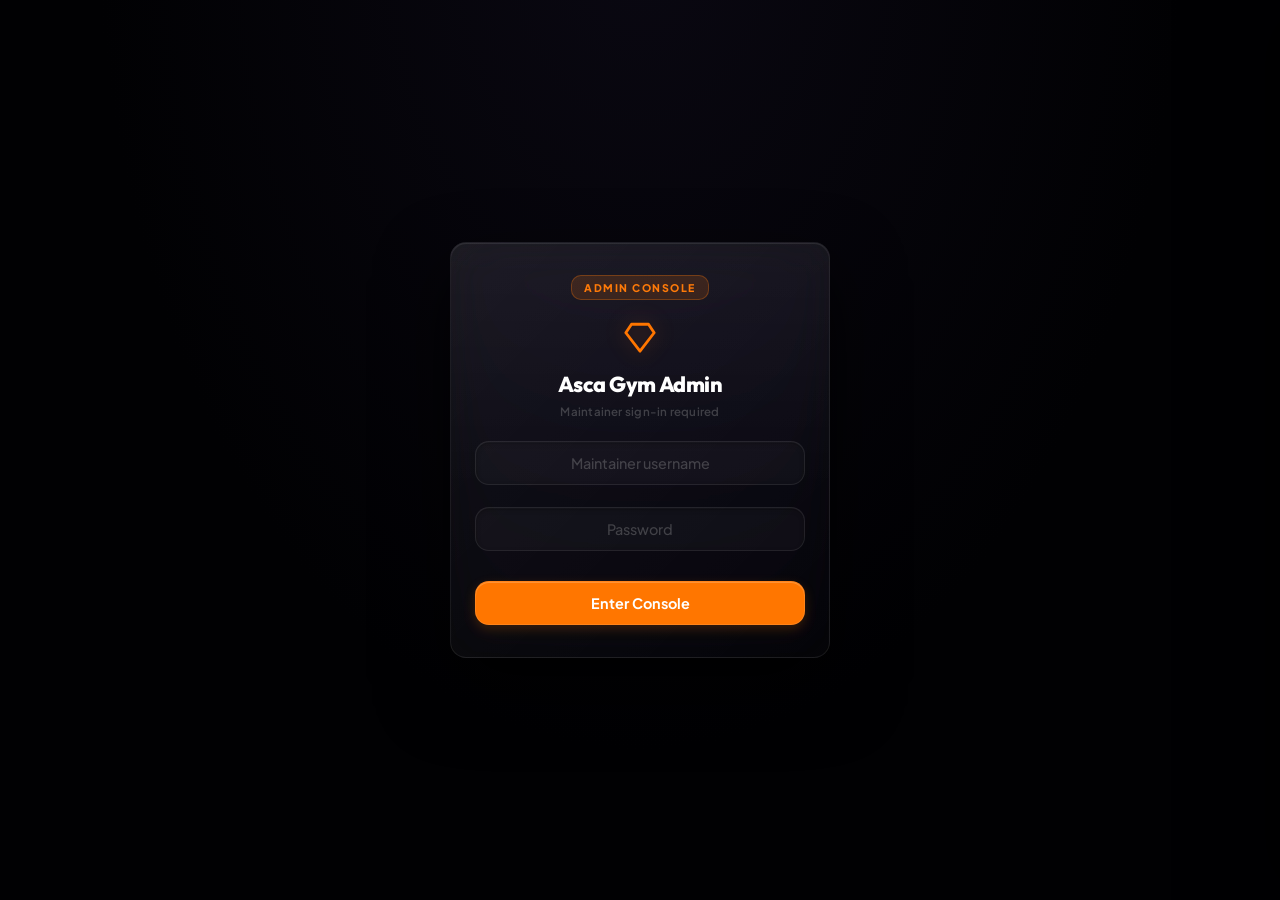
<file: admin/index.html>
<!DOCTYPE html>
<html lang="en">
<head>
  <meta charset="UTF-8">
  <meta name="viewport" content="width=device-width, initial-scale=1, viewport-fit=cover">
  <meta name="description" content="Asca Gym — Admin Console">
  <meta name="theme-color" content="#000000">
  <title>Asca Gym · Admin</title>
  
  <link rel="icon" href="data:image/svg+xml,<svg xmlns='http://www.w3.org/2000/svg' viewBox='0 0 24 24' fill='none' stroke='%23FF7600' stroke-width='2'><path d='M6 3h12l4 6-10 13L2 9z'/></svg>">
  <style>
/* ═══════════════════════════════════════════════════════════════
   ASCA GYM — Liquid Glass Design System v2.0
   Apple-inspired liquid glass, iridescent refractions, depth blur
   ═══════════════════════════════════════════════════════════════ */
@import url('https://fonts.googleapis.com/css2?family=Outfit:wght@600;700;800;900&family=Playfair+Display:ital,wght@1,500;1,600&family=Plus+Jakarta+Sans:wght@400;600;700;800&family=JetBrains+Mono:wght@500;700&family=Bebas+Neue&display=swap');

:root {
  /* ── Colour channels ─────────────────────────────────────────
     The whole palette is expressed as `rgba(var(--channel), alpha)`
     rather than literal rgba(). Swapping these three lines re-tints
     every glass surface, border, specular highlight and shadow in
     the app at once — which is what makes a second theme a token
     block instead of a second stylesheet. Alphas stay per-rule.   */
  --wht: 255, 255, 255;
  --blk: 0, 0, 0;
  --accent-rgb: 255, 118, 0;

  /* Backgrounds — swapped wholesale by the winter block. */
  --frame-bg: radial-gradient(ellipse at 50% 0%, #111018 0%, #07070a 100%);
  --veil-1: rgba(22, 20, 28, 0.78);
  --veil-2: rgba(8, 8, 10, 0.94);
  --atmos: none;

  /* Aurora blobs: rgb channel + peak alpha, so one token drives both stops. */
  --blob-1: 160, 90, 255;   --blob-1-a: 0.70;
  --blob-2: 255, 80, 160;   --blob-2-a: 0.60;
  --blob-3: 0, 180, 255;    --blob-3-a: 0.55;
  --blob-4: 255, 160, 0;    --blob-4-a: 0.50;

  /* Activity ramp (gym heatmap). */
  --hm-1: rgba(255, 107, 0, 0.20);
  --hm-2: rgba(255, 107, 0, 0.45);
  --hm-3: rgba(255, 107, 0, 0.70);
  --hm-4: var(--accent);

  /* Elevated dark base — off pure black so elevation tiers read. */
  --bg: #0C0C0E;
  
  /* Apple Liquid Glass — True Translucent System */
  --glass-1: rgba(var(--wht), 0.03);
  --glass-2: rgba(var(--wht), 0.05);
  --glass-3: rgba(var(--wht), 0.09);
  --glass-hover: rgba(var(--wht), 0.12);
  --glass-active: rgba(var(--wht), 0.18);
  --glass-card: rgba(var(--wht), 0.03);
  --glass-card-hover: rgba(var(--wht), 0.06);
  --glass-surface: linear-gradient(135deg, rgba(var(--wht), 0.06) 0%, rgba(var(--wht), 0.015) 100%);
  
  /* Specular & Refraction — Apple Liquid Glass */
  --specular-top: inset 0 1px 0 0 rgba(var(--wht), 0.28);
  --specular-edge: inset 0 0 0 0.5px rgba(var(--wht), 0.14);
  --glass-glow: 0 8px 32px rgba(var(--blk), 0.45);
  --glass-shine: inset 0 1px 0 0 rgba(var(--wht), 0.28),
                 inset 0 0 0 0.5px rgba(var(--wht), 0.12);
  
  /* Precision Borders */
  --border-light: rgba(var(--wht), 0.1);
  --border-strong: rgba(var(--accent-rgb), 0.25);
  --border-glow: rgba(var(--accent-rgb), 0.3);

  /* Typography Colors */
  --t-1: #ffffff;
  --t-2: rgba(var(--wht), 0.72);
  --t-3: rgba(var(--wht), 0.45);
  --t-4: rgba(var(--wht), 0.2);

  /* Apple HSL Tailored Colors */
  --c-blue: #0A84FF;
  --c-blue-bg: rgba(10, 132, 255, 0.15);
  --c-green: #30D158;
  --c-green-bg: rgba(48, 209, 88, 0.15);
  --c-orange: #FF9F0A;
  --c-orange-bg: rgba(255, 159, 10, 0.15);
  --c-red: #FF453A;
  --c-red-bg: rgba(255, 69, 58, 0.15);
  --c-purple: #BF5AF2;
  --c-purple-bg: rgba(191, 90, 242, 0.15);
  --c-cyan: #64D2FF;
  --c-cyan-bg: rgba(100, 210, 255, 0.15);
  
  --accent: #FF7600;
  --accent-bg: rgba(var(--accent-rgb), 0.15);
  /* Accented channel for the deep gradient stops/glow shadows that used to
     hardcode the red-orange 255,61,0 — ONE accent family now: --accent plus
     the light tints --accent-hi/--accent-press below. (#591D00 ≈ color-mix(
     in srgb, var(--accent) 35%, black); grayscale under the winter theme,
     like --accent itself.) */
  --accent-press-rgb: 89, 29, 0;
  --accent-hi: color-mix(in srgb, var(--accent) 75%, white);
  --accent-press: color-mix(in srgb, var(--accent) 80%, black);
  
  /* Radius System — iOS 27 Super-Rounded */
  /* Compressed radius scale: gentle curves, nothing balloon-round */
  --r-xs: 6px;
  --r-s: 8px;
  --r-m: 10px;
  --r-l: 14px;
  --r-xl: 16px;
  --r-full: 10px; /* ex-pill: buttons/chips now softly rounded rects */
  
  /* Safe Area */
  --sat: env(safe-area-inset-top, 0px);
  --sab: env(safe-area-inset-bottom, 0px);
  
  /* Easing */
  --spring: cubic-bezier(0.25, 1, 0.5, 1);
  --bounce: cubic-bezier(0.34, 1.56, 0.64, 1);
  --smooth: cubic-bezier(0.4, 0, 0.2, 1);
  --arc-settle: cubic-bezier(0.25, 1, 0.5, 1);

  /* Motion durations — one scale, so any future retiming happens here. */
  --dur-fast: 150ms;
  --dur-med:  300ms;
  --dur-slow: 500ms;

  /* ── Motion recipe ──────────────────────────────────────────────
     Tappables share ONE recipe: --dur-fast ease for colour/opacity/
     shadow, --dur-fast --spring (transform) for movement, and this
     press value on :active. Call-sites compose the tokens below —
     nothing hardcodes its own 0.2s/scale anymore.
       .tappable { transition: background-color var(--dur-fast) ease, …,
                             transform var(--dur-fast) var(--spring), opacity var(--dur-fast) ease; }
       .tappable:active { transform: scale(var(--press-scale)); }     */
  --press-scale: 0.96;

  /* The ONE consolidated interactive transition — replaces the ~25 copy-
     pasted six-property strings this sheet grew. Standard variants: colors
     get --smooth with no easing on transform; slower (springy) variants
     get ease on colors, --spring on transform. */
  --t-ui: background-color var(--dur-fast) var(--smooth),
          border-color var(--dur-fast) var(--smooth),
          color var(--dur-fast) var(--smooth),
          box-shadow var(--dur-fast) var(--smooth),
          transform var(--dur-fast) var(--smooth),
          opacity var(--dur-fast) var(--smooth);
  --t-ui-slow: background-color var(--dur-med) ease,
               border-color var(--dur-med) ease,
               color var(--dur-med) ease,
               box-shadow var(--dur-med) ease,
               transform var(--dur-med) var(--spring),
               opacity var(--dur-med) ease;
  /* Podium-card bounce variant (medal pop) — keep it its own recipe so
     the bounce stays deliberate, not ambient. */
  --t-ui-slow-bounce: background-color var(--dur-med) ease,
               border-color var(--dur-med) ease,
               color var(--dur-med) ease,
               box-shadow var(--dur-med) ease,
               transform var(--dur-med) var(--bounce),
               opacity var(--dur-med) ease;

  /* Spacing — 4px base; the arc/settle spacing story rides these, not
     one-off pixel values spread across the sheet. */
  --space-1: 4px;
  --space-2: 8px;
  --space-3: 12px;
  --space-4: 16px;
  --space-5: 20px;
  --space-6: 24px;
  --space-8: 32px;

  /* Type scale — collapsed from the 41 ad-hoc sizes the sheet grew into.
     The values below cover every use today; anything between them is a
     legacy one-off the next Stage 2 touch will normalize. */
  --text-xs:      0.68rem;  /* labels, hints */
  --text-s:       0.82rem;  /* body-small */
  --text-m:       0.98rem;  /* body */
  --text-l:       1.25rem;  /* card titles */
  --text-xl:      2rem;     /* view titles */
  --text-display: 3.25rem;  /* Arc masthead number */

  /* Glass recipe — split into its three parts so themes can de-gloss in
     one place. Every backdrop-filter call-site composes these directly:
       backdrop-filter: blur(var(--glass-blur)) saturate(var(--glass-sat)) brightness(var(--glass-bright))
     (There's deliberately no --glass-recipe token: custom-property values
     are computed once, so a composite would freeze its parts at parse time
     and ignore theme overrides.) */
  --glass-blur: 20px;
  --glass-sat:  190%;
  --glass-bright: 1.1;
  
  /* Fonts */
  --ff-sans: 'Plus Jakarta Sans', -apple-system, sans-serif;
  --ff-serif: 'Playfair Display', Georgia, serif;
  --ff-title: 'Outfit', sans-serif;
  --ff-mono: 'JetBrains Mono', monospace;
  /* Same as --ff-title in Classic (no visual change); Winter Arc swaps it
     for a condensed, heavier display face — see the winter block below. */
  --ff-arc-display: var(--ff-title);

  /* Kept-on-purpose legacy names (css.js audits declared vars). --r-md is the
     value two older call-sites already fall back to when unset. */
  --r-md: var(--r-l);

  /* ── Elevation tiers ─────────────────────────────────────────────
     Three real depths, not a continuous scale. Classic runs lifted &
     glossy; the winter block below flattens toward charcoal-on-charcoal.
     Specificity stays low: components consume the token, not a stack. */
  --elev-1: var(--glass-shine), /* hairline specular, same as cards today */
            var(--glass-glow);
  --elev-2: inset 0 1px 0 0 rgba(var(--wht), 0.32),
            inset 0 0 0 0.5px rgba(var(--wht), 0.16),
            0 20px 56px rgba(var(--blk), 0.60);   /* floating: toast, sheet, modal, set-editor */
}

/* ── Winter Arc Tokens ─────────────────────────────────────────
   The seasonal skin. Same token NAMES as :root, cold values — so
   every one of the ~3900 lines below is already theme-aware and
   needs no winter-specific rule. Set on <html data-theme="winter">
   by the pre-paint script in index.html, so the login screen is
   already winter before the payload unpacks.

   Concept: the world is cold and still; your streak is the only warm
   thing on the screen. --arc-ember is the ONE warm colour and is
   reserved for streaks, day counters and completion moments. Using it
   anywhere else dilutes the whole idea.

   Semantic colours (danger red, success green, medals, rank tiers)
   are deliberately NOT remapped — a red error is red in winter.     */
:root[data-theme="winter"] {
  /* "Locked in" — the whole theme reads like the Monk Mode screen now,
     not a decorative ice skin: darker ground, quieter glass, a serious
     condensed display face. What used to be a bright aurora wash is now
     closer to a held breath — visible, cold, and mostly still. */

  /* Re-tint every glass surface, border, specular and shadow at once.
     Near-monochrome: white, grey, black. Colour is a functional signal
     now (the streak flame, and only the streak flame), not a brand. */
  --wht: 214, 220, 227;          /* cool grey-white, desaturated */
  --blk: 1, 3, 6;                /* near-black */
  --accent-rgb: 226, 231, 236;   /* near-white grey — was glacier cyan */

  --bg: #020407;

  --accent: #E2E7EC;             /* buttons, active states, progress fills — grey-white, not a hue */
  --accent-2: #5B6068;           /* muted slate grey — was aurora violet */
  --accent-3: #666B72;           /* muted grey — was frost mint */
  /* The one exception: fire stays warm. Reserved for the streak flame
     ONLY (see .arc-streak-flame / .monk-streak-flame) — muted well below
     the original's brightness so it reads as an ember, not a highlight. */
  --arc-ember: #A8724A;
  --arc-ember-rgb: 168, 114, 74;

  --ff-arc-display: 'Bebas Neue', var(--ff-title), sans-serif;

  /* Darker, flatter glass — less "lit from within," more charcoal with a
     hairline edge. Halved the lift and dropped the colour cast entirely. */
  --glass-surface: linear-gradient(135deg, rgba(var(--wht), 0.045) 0%, rgba(var(--wht), 0.012) 60%, rgba(var(--wht), 0.02) 100%);

  /* Corner frost is now a suggestion, not a glow — and grey, not blue. */
  --glass-glow: 0 8px 28px rgba(var(--blk), 0.65),
                inset 5px 5px 12px -14px rgba(var(--wht), 0.22),
                inset -5px -5px 12px -14px rgba(var(--wht), 0.16);

  --t-1: #E9EDF1;

  /* Backgrounds. --frame-bg and --veil-* are consumed by rules that live
     inside the build's inline lock-screen slice, which is how the winter
     ground reaches the login screen without moving any slice boundary.
     A void, not a nebula — no colour cast at all. */
  --frame-bg: radial-gradient(ellipse at 50% -10%, #0A0C10 0%, #030406 55%, #000102 100%);
  --veil-1: rgba(8, 9, 12, 0.86);
  --veil-2: rgba(0, 1, 2, 0.97);
  --atmos: radial-gradient(120% 60% at 20% -10%, rgba(var(--wht), 0.045) 0%, transparent 60%),
           radial-gradient(100% 50% at 85% 5%, rgba(var(--wht), 0.035) 0%, transparent 65%),
           radial-gradient(140% 70% at 50% 110%, rgba(var(--wht), 0.02) 0%, transparent 60%);

  /* Aurora blobs — quieter in winter: just enough presence that the
     background isn't flat, but not a nebula. Muted further from prior. */
  --blob-1: 200, 206, 214;  --blob-1-a: 0.10;
  --blob-2: 150, 155, 163;  --blob-2-a: 0.09;
  --blob-3: 170, 175, 182;  --blob-3-a: 0.06;
  --blob-4: 90, 96, 105;    --blob-4-a: 0.11;

  /* Activity ramp — burrowed: low intensity stays quiet, high intensity hits
     proper winter-white instead of grey-on-grey */
  --hm-1: rgba(var(--wht), 0.16);
  --hm-2: rgba(var(--wht), 0.34);
  --hm-3: rgba(var(--wht), 0.58);
  --hm-4: rgba(var(--wht), 0.92);

  /* c-green / c-cyan are left at their classic values on purpose: they
     colour-code workout day-types and muscle groups elsewhere in the app
     (History, Insights), which is functional, not decorative — recolouring
     them would hurt an existing feature rather than serve this one. */

  /* Completion moments decelerate like cold settling — a longer, heavier
     tail than the UI's everyday --spring. */
  --arc-settle: cubic-bezier(0.16, 1, 0.3, 1);

  /* Winter depth: flatter, closer to raw charcoal. The specular hairline
     stays (that's what keeps glass readable); the ambient glow drops out. */
  --elev-1: var(--glass-shine),
            var(--glass-glow);
  --elev-2: inset 0 1px 0 0 rgba(var(--wht), 0.30),
            inset 0 0 0 0.5px rgba(var(--wht), 0.14),
            0 18px 48px rgba(var(--blk), 0.72);
  /* Colder, tighter glass: less glow, less saturation, still a hint of lift. */
  --glass-sat: 140%;
  --glass-bright: 1.05;
  --glass-blur: 24px;
}

/* ── THEME TOKENS END ── */
/* ^ Load-bearing: build.js slices from ':root {' to this marker to build the
   inline login-screen stylesheet. Everything above ships in <head>; adding a
   third theme means adding a block above this line and nothing else. */

/* ── Reset & Base ─────────────────────────────────────────── */
*, *::before, *::after {
  margin: 0; padding: 0; box-sizing: border-box;
}

html {
  font-size: 16px;
  background-color: var(--bg);
  color: var(--t-1);
  -webkit-font-smoothing: antialiased;
  -webkit-tap-highlight-color: transparent;
  height: 100%;
}

body {
  font-family: var(--ff-sans);
  background-color: var(--bg);
  min-height: 100dvh;
  display: flex;
  justify-content: center;
  align-items: center;
  overflow: hidden;
  height: 100%;
}

/* ── Animated Gradient Mesh Background ──────────────────── */
.gradient-mesh {
  position: absolute;
  inset: 0;
  pointer-events: none;
  z-index: 0;
  overflow: hidden;
  border-radius: inherit;
}

.mesh-blob {
  position: absolute;
  border-radius: 50%;
  filter: blur(80px);
  will-change: transform;
  opacity: 0.95;
}

.blob-1 {
  width: 350px; height: 350px;
  background: radial-gradient(circle, rgba(var(--blob-1), var(--blob-1-a)) 0%, rgba(var(--blob-1), 0) 70%);
  top: -80px; left: -80px;
  animation: meshFloat1 22s ease-in-out infinite;
}

.blob-2 {
  width: 320px; height: 320px;
  background: radial-gradient(circle, rgba(var(--blob-2), var(--blob-2-a)) 0%, rgba(var(--blob-2), 0) 70%);
  bottom: -60px; right: -60px;
  animation: meshFloat2 18s ease-in-out infinite;
}

.blob-3 {
  width: 280px; height: 280px;
  background: radial-gradient(circle, rgba(var(--blob-3), var(--blob-3-a)) 0%, rgba(var(--blob-3), 0) 70%);
  top: 35%; left: 50%;
  animation: meshFloat3 26s ease-in-out infinite;
}

.blob-4 {
  width: 240px; height: 240px;
  background: radial-gradient(circle, rgba(var(--blob-4), var(--blob-4-a)) 0%, rgba(var(--blob-4), 0) 70%);
  top: 60%; left: -20px;
  animation: meshFloat4 20s ease-in-out infinite;
}

@keyframes meshFloat1 {
  0%, 100% { transform: translate(0, 0) scale(1); }
  33% { transform: translate(80px, 60px) scale(1.2); }
  66% { transform: translate(-40px, 100px) scale(0.9); }
}
@keyframes meshFloat2 {
  0%, 100% { transform: translate(0, 0) scale(1); }
  33% { transform: translate(-70px, -50px) scale(1.15); }
  66% { transform: translate(50px, -80px) scale(0.95); }
}
@keyframes meshFloat3 {
  0%, 100% { transform: translate(0, 0) scale(1) rotate(0deg); }
  50% { transform: translate(-60px, 40px) scale(1.1) rotate(30deg); }
}
@keyframes meshFloat4 {
  0%, 100% { transform: translate(0, 0) scale(1); }
  50% { transform: translate(70px, -50px) scale(1.15); }
}

/* ── Mobile Device Frame ───────────────────────────────────── */
.phone-frame {
  position: relative;
  width: 100%;
  height: 100dvh;
  background: var(--frame-bg);
  border: none;
  display: flex;
  flex-direction: column;
  overflow: hidden;
  z-index: 10;
}

@media (min-width: 480px) {
  .phone-frame {
    height: 92vh;
    max-height: 940px;
    min-height: 820px;
    width: 440px;
    border-radius: 20px;
    border: 1.5px solid rgba(var(--wht), 0.1);
    box-shadow: 0 40px 100px rgba(var(--blk), 0.95),
                0 0 80px rgba(100, 60, 200, 0.05),
                inset 0 1px 2px rgba(var(--wht), 0.15);
    margin: 30px auto;
  }
}

/* ── App Header Bar — Apple Liquid Glass ──────────────────── */
.app-header {
  position: sticky;
  top: 0;
  z-index: 50;
  display: flex;
  justify-content: space-between;
  align-items: center;
  padding: calc(16px + var(--sat)) 16px 12px 16px;
  background: linear-gradient(180deg, rgba(var(--wht), 0.06) 0%, rgba(var(--wht), 0.02) 100%);
  backdrop-filter: blur(var(--glass-blur)) saturate(var(--glass-sat)) brightness(var(--glass-bright));
  -webkit-backdrop-filter: blur(var(--glass-blur)) saturate(var(--glass-sat)) brightness(var(--glass-bright));
  border-bottom: 1px solid rgba(var(--wht), 0.08);
  box-shadow: var(--specular-top), 0 4px 20px rgba(var(--blk), 0.25);
}

.brand { display: flex; align-items: center; gap: 8px; }

.brand-logo {
  width: 22px; height: 22px;
  color: var(--accent);
  filter: drop-shadow(0 0 8px rgba(var(--accent-rgb), 0.5));
}

.brand-text {
  font-family: var(--ff-title);
  font-weight: 800; font-size: 1.16rem;
  letter-spacing: -0.02em;
}

.brand-serif {
  font-family: var(--ff-serif);
  font-style: italic; font-weight: 400;
  margin-left: -2px; color: var(--t-2);
}

.status-badge {
  /* The header SYNCED/OFFLINE pill is removed from view by design — the
     element must stay in the DOM because app.js drives #dConn/#dConnT
     (it doubles as the sync-retry button), so suppress it here on the
     class rather than deleting the markup. The base rule's
     `display: flex` is the only visible-path display value, and !important
     holds it hidden through every hover/active/pressed state. */
  display: none !important;
  align-items: center; gap: 8px;
  background: var(--glass-2);
  border: 1px solid var(--border-light);
  padding: 6px 12px; border-radius: var(--r-full);
  font-size: 0.7rem; font-weight: 700;
  text-transform: uppercase; letter-spacing: 0.05em;
  cursor: pointer; transition: var(--t-ui-slow);
  box-shadow: var(--specular-top);
}

.icon-cloud { width: 14px; height: 14px; color: var(--t-3); transition: color 0.3s; }

.status-dot {
  width: 6px; height: 6px; border-radius: 50%;
  background-color: var(--t-3);
  transition: background-color 0.3s, box-shadow 0.3s;
}

.status-badge.on { color: var(--c-green); border-color: rgba(48, 209, 88, 0.25); background-color: var(--c-green-bg); }
.status-badge.on .icon-cloud { color: var(--c-green); }
.status-badge.on .status-dot { background-color: var(--c-green); box-shadow: 0 0 8px var(--c-green); }
.status-badge.off { color: var(--t-3); }

/* ── Content Views ───────────────────────────────────────── */
.views-container {
  position: relative; z-index: 1; flex: 1;
  overflow-y: auto; overflow-x: hidden;
  /* Bottom clearance must cover the FLOATING bar's full footprint —
     58px pill + 10px float offset + the active-tab indicator that hangs
     ~8px below the Account chip — plus one row of visual breathing room
     so the last card never kisses the glass. */
  padding: 16px 16px calc(106px + var(--sab)) 16px;
  scroll-behavior: smooth;
  scrollbar-width: none;
}
.views-container::-webkit-scrollbar { display: none; }

.view {
  display: none; opacity: 0;
  flex-direction: column; gap: var(--space-4);
}
.view.on {
  display: flex;
  animation: viewSlideIn 0.4s var(--spring) forwards;
}

@keyframes viewSlideIn {
  from { opacity: 0; transform: translateY(20px) scale(0.98); }
  to { opacity: 1; transform: translateY(0) scale(1); }
}

/* The .view flex gap (--space-4) separates header from content; the 6px
   here is the header's own breathing room on top of that rhythm. */
.view-header { margin-bottom: 6px; }

.view-title {
  font-family: var(--ff-title);
  font-size: 2rem; font-weight: 800;
  letter-spacing: -0.03em;
  margin-bottom: 4px;
}

.view-subtitle {
  font-size: 0.82rem; font-weight: 500;
  color: var(--t-3);
}

/* ── Apple Liquid Glass Cards ─────────────────────────────── */
.card, .glass-card {
  background: var(--glass-surface);
  backdrop-filter: blur(var(--glass-blur)) saturate(var(--glass-sat)) brightness(var(--glass-bright));
  -webkit-backdrop-filter: blur(var(--glass-blur)) saturate(var(--glass-sat)) brightness(var(--glass-bright));
  border: 1px solid rgba(var(--wht), 0.075);
  border-radius: var(--r-l);
  padding: var(--space-4);
  box-shadow: var(--elev-1);
  position: relative;
  overflow: hidden;
  transition: transform var(--dur-med) var(--spring), border-color var(--dur-med), box-shadow var(--dur-med);
}

.setup-card {
  overflow: visible !important;
  z-index: 100 !important;
}

.card::before {
  content: '';
  position: absolute; top: 0; left: 0; right: 0;
  height: 60%;
  background: linear-gradient(180deg, rgba(var(--wht), 0.04), transparent);
  pointer-events: none;
}

@media (hover: hover) and (pointer: fine) {
  .card:hover {
    border-color: rgba(var(--wht), 0.14);
    background: linear-gradient(135deg, rgba(var(--wht), 0.09) 0%, rgba(var(--wht), 0.03) 100%);
    box-shadow: var(--elev-2);
  }
}

/* ── Workout Heatmap Calendar ────────────────────────────── */
.heatmap-cal-card {
  padding: 14px 16px;
}

.heatmap-cal-header {
  display: flex;
  justify-content: space-between;
  align-items: center;
  margin-bottom: 12px;
}

.heatmap-cal-title {
  font-family: var(--ff-title);
  font-size: 0.68rem; font-weight: 800;
  color: var(--t-3);
  text-transform: uppercase;
  letter-spacing: 0.08em;
}

.heatmap-legend {
  display: flex;
  align-items: center;
  gap: 4px;
  font-size: 0.62rem;
  color: var(--t-4);
  font-weight: 600;
}

.heatmap-legend .heatmap-dot {
  width: 10px;
  height: 10px;
  margin: 0;
}

.heatmap-container {
  display: flex;
  gap: 10px;
  align-items: flex-end;
  margin: 0 auto;
  width: max-content;
  /* On narrow screens the grid is wider than the card: cap the row and
     let .heatmap-main scroll horizontally (auto-scrolled to today in JS)
     while the weekday labels stay pinned. */
  max-width: 100%;
}

.heatmap-main {
  overflow-x: auto;
  min-width: 0;
  scrollbar-width: none;
  -webkit-overflow-scrolling: touch;
  /* last column breathing room so it never sits on the clipped edge */
  padding-right: 6px;
}
.heatmap-main::-webkit-scrollbar { display: none; }

.heatmap-days-labels {
  display: grid;
  grid-template-rows: repeat(7, 10px);
  gap: 3px;
  height: 88px;
  font-size: 0.68rem;
  color: var(--t-4);
  font-weight: 600;
  align-items: center;
  text-align: right;
  margin-right: 4px;
}

.heatmap-main {
  flex: 1;
  position: relative;
}

.heatmap-cal-months {
  position: relative;
  height: 14px;
  font-size: var(--text-xs);
  font-weight: 700;
  color: var(--t-3);
  margin-bottom: 6px;
}

.heatmap-cal-month-label {
  position: absolute;
  white-space: nowrap;
}

.heatmap-cal-grid {
  display: grid;
  /* column count follows the data (grid starts at first workout week) */
  grid-auto-columns: 10px;
  grid-template-rows: repeat(7, 10px);
  grid-auto-flow: column;
  gap: 3px;
  width: max-content;
  height: 88px;
}

.heatmap-dot {
  width: 10px; height: 10px;
  border-radius: 2px;
  background: rgba(var(--wht), 0.04);
  transition: var(--t-ui-slow);
}

@media (hover: hover) and (pointer: fine) {
  .heatmap-dot:hover {
    transform: scale(1.3);
    z-index: 10;
    box-shadow: 0 0 8px rgba(var(--wht), 0.5);
  }
}

.heatmap-dot.lvl-0 { background: rgba(var(--wht), 0.04); }
.heatmap-dot.lvl-1 { background: rgba(var(--wht), 0.22); }
.heatmap-dot.lvl-2 { background: rgba(var(--wht), 0.50); }
.heatmap-dot.lvl-3 { background: rgba(var(--wht), 0.90); }

.heatmap-dot.selected {
  outline: 1.5px solid var(--accent);
  outline-offset: 1px;
  transform: scale(1.1);
  z-index: 5;
}

.heatmap-day-details {
  margin-top: 12px;
  padding: 10px 14px;
  background: rgba(var(--wht), 0.03);
  border-radius: 8px;
  border: 1px solid rgba(var(--wht), 0.05);
  font-size: 0.68rem;
  color: var(--t-2);
  transition: var(--t-ui);
  min-height: 36px;
  display: flex;
  align-items: center;
  justify-content: center;
  font-weight: 500;
}

/* ── Volume Widget ───────────────────────────────────────── */
.volume-widget {
  display: flex;
  justify-content: space-between;
  align-items: center;
  padding: 16px 20px;
}

.vol-widget-label {
  font-family: var(--ff-title);
  font-size: 0.82rem; font-weight: 700;
  color: var(--t-2);
  display: block;
}

.vol-widget-period {
  font-size: 0.68rem; font-weight: 600;
  color: var(--t-3);
}

.vol-widget-right {
  display: flex; align-items: baseline; gap: 3px;
}

.vol-widget-value {
  font-family: var(--ff-mono);
  font-weight: 800;
  color: var(--t-1);
  font-size: clamp(1.35rem, 1.15rem + 1vw, 1.85rem);
}

.vol-widget-unit {
  font-size: 0.85rem; font-weight: 600;
  color: var(--t-3);
}

/* ── Weekly Progress Ring ────────────────────────────────── */
.insights-top-row {
  display: grid;
  grid-template-columns: 140px 1fr;
  gap: 12px;
}

.progress-ring-card {
  display: flex;
  flex-direction: column;
  align-items: center;
  justify-content: center;
  padding: 16px 10px;
}

.progress-ring-wrap {
  position: relative;
  width: 90px; height: 90px;
  display: flex; align-items: center; justify-content: center;
}

.progress-ring-svg {
  position: absolute; inset: 0;
  width: 100%; height: 100%;
  transform: rotate(-90deg);
}

.ring-bg {
  fill: none;
  stroke: rgba(var(--wht), 0.06);
  stroke-width: 6;
}

.ring-fill {
  fill: none;
  stroke: var(--accent);
  stroke-width: 6;
  stroke-linecap: round;
  transition: stroke-dashoffset 1s var(--spring);
  filter: drop-shadow(0 0 6px rgba(var(--accent-rgb), 0.4));
}

.ring-center {
  display: flex; align-items: baseline; gap: 2px;
  position: relative; z-index: 2;
}

.ring-value {
  font-family: var(--ff-mono);
  font-weight: 800;
  color: var(--t-1);
  /* fluid: compact on phones, full on tablets/desktop */
  font-size: clamp(1.3rem, 1.1rem + 0.9vw, 1.6rem);
}

.ring-label {
  font-size: 0.72rem; font-weight: 700;
  color: var(--t-3);
}

.ring-meta {
  text-align: center;
  margin-top: 6px;
}

.ring-title {
  font-family: var(--ff-title);
  font-size: 0.72rem; font-weight: 800;
  color: var(--t-2);
  text-transform: uppercase;
  letter-spacing: 0.04em;
  display: block;
}

.ring-sub {
  font-size: 0.62rem; font-weight: 600;
  color: var(--t-3);
}

/* Stats mini grid beside ring */
.stats-mini-grid {
  display: grid;
  grid-template-columns: 1fr 1fr;
  gap: 10px;
}

/* ── Form Inputs ──────────────────────────────────────────── */
.form-row {
  display: grid;
  grid-template-columns: 1.1fr 1fr;
  gap: 12px; margin-bottom: var(--space-4);
}

.input-group { display: flex; flex-direction: column; gap: 6px; }

.input-label {
  font-size: 0.72rem; font-weight: 700;
  color: var(--t-2);
  text-transform: uppercase;
  letter-spacing: 0.08em;
  padding-left: 2px;
}

.input-field {
  background: rgba(var(--wht), 0.04);
  backdrop-filter: blur(var(--glass-blur)) saturate(var(--glass-sat)) brightness(var(--glass-bright));
  -webkit-backdrop-filter: blur(var(--glass-blur)) saturate(var(--glass-sat)) brightness(var(--glass-bright));
  border: 1px solid rgba(var(--wht), 0.06);
  border-radius: var(--r-m);
  padding: 13px 16px;
  color: var(--t-1);
  font-size: 0.95rem; font-weight: 500;
  outline: none;
  transition: var(--t-ui-slow);
  -webkit-appearance: none;
  box-shadow: var(--specular-top),
              inset 0 2px 4px rgba(var(--blk), 0.25);
  /* 44px hit floor (HIG): 22×2.36 ≈ 52px rendered, no visual change */
  min-height: 44px;
  box-sizing: border-box;
}

.input-field:focus {
  background: rgba(var(--wht), 0.08);
  border-color: var(--accent);
  box-shadow: var(--specular-top),
              0 0 0 3px var(--accent-bg),
              0 0 16px rgba(var(--accent-rgb), 0.12);
}

.input-field::placeholder { color: var(--t-4); }

select.input-field {
  background-image: url("data:image/svg+xml,%3Csvg xmlns='http://www.w3.org/2000/svg' width='16' height='16' viewBox='0 0 24 24' fill='none' stroke='rgba(255,255,255,0.4)' stroke-width='2.5' stroke-linecap='round'%3E%3Cpolyline points='6 9 12 15 18 9'/%3E%3C/svg%3E");
  background-repeat: no-repeat;
  background-position: right 14px center;
  padding-right: 36px;
}

.search-group { margin-top: 4px; }
.search-wrap { position: relative; width: 100%; }

.search-icon {
  position: absolute; left: 16px; top: 50%;
  transform: translateY(-50%);
  color: var(--t-3);
  pointer-events: none;
  display: flex; align-items: center;
  z-index: 2;
}
.search-icon svg { width: 16px; height: 16px; }
.search-wrap .input-field {
  width: 100%; padding-left: 42px;
  border-radius: var(--r-xl);
  background: rgba(var(--wht), 0.05);
  backdrop-filter: blur(var(--glass-blur)) saturate(var(--glass-sat)) brightness(var(--glass-bright));
  -webkit-backdrop-filter: blur(var(--glass-blur)) saturate(var(--glass-sat)) brightness(var(--glass-bright));
  border: 1px solid rgba(var(--wht), 0.08);
  box-shadow: var(--glass-shine),
              var(--glass-glow);
}
.search-wrap .input-field:focus {
  background: rgba(var(--wht), 0.08);
  border-color: var(--accent);
  box-shadow: var(--glass-shine),
              0 0 0 3px var(--accent-bg),
              0 0 20px rgba(var(--accent-rgb), 0.15);
}

/* Dropdown */
.dropdown {
  position: absolute; top: calc(100% + 10px);
  left: 0; right: 0;
  background: rgba(var(--blk), 0.72);
  backdrop-filter: blur(var(--glass-blur)) saturate(var(--glass-sat)) brightness(var(--glass-bright));
  -webkit-backdrop-filter: blur(var(--glass-blur)) saturate(var(--glass-sat)) brightness(var(--glass-bright));
  border: 1px solid rgba(var(--wht), 0.10);
  border-radius: var(--r-l);
  padding: 8px;
  max-height: 250px;
  overflow-y: auto;
  z-index: 1000 !important;
  display: none;
  box-shadow: var(--glass-shine),
              0 24px 60px rgba(var(--blk), 0.65);
}
.dropdown.open {
  display: block;
  animation: dropdownFadeIn 0.25s var(--spring);
}
@keyframes dropdownFadeIn {
  from { opacity: 0; transform: translateY(-10px) scale(0.98); }
  to { opacity: 1; transform: translateY(0) scale(1); }
}

.dd-group {
  font-size: 0.62rem; font-weight: 800;
  color: var(--t-3); text-transform: uppercase;
  letter-spacing: 0.08em;
  padding: 10px 10px 4px 10px;
  border-bottom: 1px solid rgba(var(--wht),0.03);
}

.dd-item {
  padding: 11px 12px;
  border-radius: var(--r-m);
  display: flex; align-items: center; gap: 10px;
  cursor: pointer; transition: var(--t-ui);
  font-weight: 500; font-size: 0.9rem;
}

@media (hover: hover) and (pointer: fine) {
  .dd-item:hover, .dd-item.active {   background: var(--glass-3); color: var(--t-1); 
  }
}

.dd-badge {
  font-size: 0.58rem; font-weight: 800;
  padding: 3px 7px; border-radius: var(--r-full);
  text-transform: uppercase; letter-spacing: 0.02em;
}

.badge-pull { background: var(--c-blue-bg); color: var(--c-blue); }
.badge-push { background: var(--c-red-bg); color: var(--c-red); }
.badge-legs { background: var(--c-green-bg); color: var(--c-green); }
.badge-shoulders { background: var(--c-orange-bg); color: var(--c-orange); }
.badge-core { background: var(--c-purple-bg); color: var(--c-purple); }
.badge-new { background: var(--glass-2); border: 1px dashed var(--t-3); color: var(--t-2); }

/* ── Active Set Editor — iOS 27 Glass ──────────────────── */
.editor {
  background: var(--glass-surface);
  backdrop-filter: blur(var(--glass-blur)) saturate(var(--glass-sat)) brightness(var(--glass-bright));
  -webkit-backdrop-filter: blur(var(--glass-blur)) saturate(var(--glass-sat)) brightness(var(--glass-bright));
  border: 1px solid rgba(var(--wht), 0.075);
  border-radius: var(--r-l);
  margin-top: 18px;
  display: none;
  animation: setEditorOpen 0.35s var(--spring);
  box-shadow: var(--elev-1);
}
@keyframes setEditorOpen {
  from { opacity: 0; transform: translateY(12px) scale(0.98); }
  to { opacity: 1; transform: translateY(0) scale(1); }
}

.editor-header {
  display: flex; justify-content: space-between;
  align-items: center;
  margin-bottom: 16px; padding-bottom: 12px;
  border-bottom: 1px solid var(--border-light);
}

.editor-title {
  font-family: var(--ff-title);
  font-size: 1.12rem; font-weight: 700;
  color: var(--accent);
}

.btn-close {
  background: transparent; border: none;
  color: var(--t-3); cursor: pointer;
  display: flex; align-items: center; justify-content: center;
  width: 30px; height: 30px;
  border-radius: 50%;
  transition: var(--t-ui);
}
.btn-close svg { width: 16px; height: 16px; }

@media (hover: hover) and (pointer: fine) {
  .btn-close:hover {   background: var(--glass-2); color: var(--t-1); 
  }
}

.sets-grid-container {
  display: flex; flex-direction: column;
  gap: 8px; margin-bottom: var(--space-4);
}

.set-row-container {
  display: flex; flex-direction: column;
  margin-bottom: 8px; padding-bottom: 8px;
  border-bottom: 1px solid rgba(var(--wht), 0.03);
}
.set-row-container:last-child { border-bottom: none; margin-bottom: 0; padding-bottom: 0; }

.set-grid-main {
  display: grid;
  grid-template-columns: 30px 1.4fr 1.1fr 24px 30px;
  gap: 8px; align-items: center;
}
/* Column header mirrors .set-grid-main so "Weight"/"Reps" sit over their
   inputs now that the grid carries a third interactable column. */
.set-col-header {
  display: grid;
  grid-template-columns: 30px 1.4fr 1.1fr 24px 30px;
  gap: 8px; margin-bottom: 6px; align-items: center; text-align: center;
}

/* ── Set-type chip (W/N/D/F) ─────────────────────────────────
   One tap cycles the set's purpose. Warm-up is visually quarantined so
   the athlete sees "this one doesn't count" before it hits the math. */
.set-type-btn {
  width: 24px; height: 32px; border-radius: var(--r-xs);
  background: rgba(var(--wht), 0.03);
  border: 1px solid var(--border-light);
  color: var(--t-3); font-family: var(--ff-mono);
  font-size: 0.6rem; font-weight: 700;
  cursor: pointer; transition: var(--t-ui);
  display: flex; align-items: center; justify-content: center;
  padding: 0;
}
.set-type-btn:active { transform: scale(0.9); }
@media (hover: hover) and (pointer: fine) {
  .set-type-btn:hover { color: var(--t-1); border-color: var(--t-3); }
}
.set-type-excluded {
  background: rgba(var(--wht), 0.015);
  color: var(--c-orange); border-color: rgba(255, 159, 10, 0.3);
  border-style: dashed; opacity: 0.85;
}

/* ── Ghost "Last:" chip ──────────────────────────────────────
   The one-tap completion prompt. Lives inside .set-notes-wrap so it
   shares the off-side indent; tucks into its own row above note tags. */
.set-hint-row { display: flex; margin-top: 3px; min-height: 0; }
.set-ghost-chip {
  background: rgba(var(--accent-rgb), 0.06);
  border: 1px dashed rgba(var(--accent-rgb), 0.25);
  color: var(--t-3);
  padding: 2px 8px; border-radius: var(--r-full);
  font-family: var(--ff-mono); font-size: 0.62rem; font-weight: 600;
  cursor: pointer; transition: var(--t-ui);
  white-space: nowrap; outline: none;
  display: inline-flex; gap: 4px; align-items: center;
}
.set-ghost-chip:active { transform: scale(0.97); }
@media (hover: hover) and (pointer: fine) {
  .set-ghost-chip:hover { background: rgba(var(--accent-rgb), 0.12); color: var(--t-1); border-color: rgba(var(--accent-rgb), 0.4); }
}
.set-ghost-label { color: var(--accent); font-weight: 800; font-size: 0.55rem; text-transform: uppercase; letter-spacing: 0.06em; }

.set-notes-wrap { padding-left: 38px; padding-right: 38px; margin-top: 4px; }

.set-notes-input {
  display: block; width: 100%; background: transparent;
  border: none; border-bottom: 1px dashed rgba(var(--wht), 0.05);
  border-radius: 0;
  padding: 3px 0; color: var(--t-3);
  font-size: 0.78rem; font-weight: 500;
  font-family: inherit; line-height: 1.5;
  text-align: left; outline: none;
  transition: border-color 0.2s, color 0.2s;
  /* auto-growing textarea: JS sets height, no manual resize/scrollbar */
  resize: none; overflow: hidden;
  min-height: 26px;
}
.set-notes-input:focus { border-bottom-color: var(--accent); color: var(--t-1); background: transparent; box-shadow: none; }
.set-notes-input::placeholder { font-size: 0.72rem; color: var(--t-3); opacity: 0.65; }

.set-label {
  font-size: 0.62rem; font-weight: 800;
  color: var(--t-3); text-transform: uppercase;
  letter-spacing: 0.08em; text-align: center;
}

.set-input {
  width: 100%; height: 36px;
  background: var(--glass-2);
  border: 1px solid var(--border-light);
  border-radius: var(--r-xs);
  padding: 0 4px; color: var(--t-1);
  font-family: var(--ff-mono);
  font-size: 0.95rem; font-weight: 600;
  text-align: center; outline: none;
  transition: var(--t-ui); -webkit-appearance: none;
}
.set-input:focus { border-color: var(--accent); background: var(--glass-3); box-shadow: 0 0 8px var(--accent-bg); }

.set-del {
  width: 32px; height: 36px;
  border: none; background: transparent;
  color: var(--t-4); font-size: 1.1rem;
  border-radius: var(--r-xs);
  cursor: pointer; display: flex; align-items: center; justify-content: center;
  transition: var(--t-ui);
}
.set-del svg { width: 14px; height: 14px; transition: transform 0.2s; }

@media (hover: hover) and (pointer: fine) {
  .set-del:hover svg, .set-del:active svg {   transform: scale(1.1); 
  }
}

@media (hover: hover) and (pointer: fine) {
  .set-del:hover, .set-del:active {   background: rgba(255, 69, 58, 0.12); color: var(--c-red); 
  }
}

.stepper-wrap {
  display: flex;
  background: var(--glass-2);
  border: 1px solid var(--border-light);
  border-radius: var(--r-xs);
  overflow: hidden; height: 36px; align-items: center;
}

.stepper-btn {
  width: 34px; height: 100%;
  background: transparent; border: none;
  color: var(--t-3); font-size: 1.1rem; font-weight: 700;
  cursor: pointer; transition: var(--t-ui);
  display: flex; align-items: center; justify-content: center;
}

@media (hover: hover) and (pointer: fine) {
  .stepper-btn:hover {   background: var(--glass-3); color: var(--t-1); 
  }
}
.stepper-btn:active { transform: scale(0.85); background: rgba(var(--wht), 0.06); }

.stepper-wrap .set-input {
  border: none; border-radius: 0;
  border-left: 1px solid var(--border-light);
  border-right: 1px solid var(--border-light);
  height: 100%; padding: 0;
}

.add-set-btn {
  width: 100%; padding: 12px;
  background: transparent;
  border: 1.5px dashed var(--border-light);
  border-radius: var(--r-s);
  color: var(--t-2); font-weight: 600; font-size: 0.88rem;
  cursor: pointer;
  display: flex; align-items: center; justify-content: center; gap: 8px;
  transition: var(--t-ui);
}
.add-set-btn svg { width: 14px; height: 14px; }

@media (hover: hover) and (pointer: fine) {
  .add-set-btn:hover {   border-color: var(--t-3); color: var(--t-1); background: var(--glass-1); 
  }
}

.editor-actions { margin-top: var(--space-4); }

/* ── Buttons — Glossy Glass ──────────────────────────────── */
.btn {
  display: inline-flex; align-items: center; justify-content: center; gap: 8px;
  font-family: var(--ff-sans); font-weight: 700;
  border: none; cursor: pointer;
  transition: var(--t-ui-slow);
  user-select: none; outline: none;
  position: relative;
}
.btn:active { transform: scale(var(--press-scale)); }

.btn-primary {
  background: linear-gradient(135deg, rgba(var(--accent-rgb), 0.35) 0%, rgba(var(--accent-press-rgb), 0.2) 100%);
  backdrop-filter: blur(var(--glass-blur)) saturate(var(--glass-sat)) brightness(var(--glass-bright));
  -webkit-backdrop-filter: blur(var(--glass-blur)) saturate(var(--glass-sat)) brightness(var(--glass-bright));
  color: #ffffff;
  padding: 14px 22px;
  border-radius: var(--r-full);
  font-size: 0.98rem; font-weight: 700;
  border: 1px solid rgba(var(--accent-rgb), 0.45);
  box-shadow: 
    inset 0 1px 0 0 rgba(var(--wht), 0.4),
    inset 0 0 0 0.5px rgba(var(--wht), 0.15),
    0 6px 24px rgba(var(--accent-press-rgb), 0.25),
    0 0 12px rgba(var(--accent-rgb), 0.2);
  position: relative;
  overflow: hidden;
}
.btn-primary::before {
  content: '';
  position: absolute; top: 0; left: 0; right: 0; height: 50%;
  background: linear-gradient(180deg, rgba(var(--wht), 0.2), transparent);
  border-radius: var(--r-full) var(--r-full) 0 0;
  pointer-events: none;
}

@media (hover: hover) and (pointer: fine) {
  .btn-primary:hover {
    transform: translateY(-2px);
    background: linear-gradient(135deg, rgba(var(--accent-rgb), 0.45) 0%, rgba(var(--accent-press-rgb), 0.25) 100%);
    border-color: rgba(var(--accent-rgb), 0.6);
    box-shadow: 
      inset 0 1px 0 0 rgba(var(--wht), 0.5),
      inset 0 0 0 0.5px rgba(var(--wht), 0.2),
      0 10px 30px rgba(var(--accent-press-rgb), 0.35),
      0 0 20px rgba(var(--accent-rgb), 0.35);
  }
}

.btn-secondary {
  background: linear-gradient(135deg, rgba(var(--wht), 0.08) 0%, rgba(var(--wht), 0.02) 100%);
  backdrop-filter: blur(var(--glass-blur)) saturate(var(--glass-sat)) brightness(var(--glass-bright));
  -webkit-backdrop-filter: blur(var(--glass-blur)) saturate(var(--glass-sat)) brightness(var(--glass-bright));
  border: 1px solid rgba(var(--wht), 0.1);
  color: var(--t-1);
  padding: 11px 18px;
  border-radius: var(--r-full);
  font-size: 0.88rem;
  box-shadow: 
    inset 0 1px 0 0 rgba(var(--wht), 0.25),
    inset 0 0 0 0.5px rgba(var(--wht), 0.1),
    0 4px 12px rgba(var(--blk), 0.25);
}

@media (hover: hover) and (pointer: fine) {
  .btn-secondary:hover {
    background: linear-gradient(135deg, rgba(var(--wht), 0.14) 0%, rgba(var(--wht), 0.04) 100%);
    border-color: rgba(var(--wht), 0.2);
    box-shadow: 
      inset 0 1px 0 0 rgba(var(--wht), 0.35),
      0 6px 16px rgba(var(--blk), 0.35);
  }
}

.btn-ghost {
  background: transparent; color: var(--t-2);
  padding: 6px 12px;
  border-radius: var(--r-xs); font-size: 0.85rem;
}

@media (hover: hover) and (pointer: fine) {
  .btn-ghost:hover {   color: var(--t-1); background: var(--glass-1); 
  }
}

.btn-danger {
  background: linear-gradient(135deg, rgba(255, 69, 58, 0.25) 0%, rgba(255, 69, 58, 0.10) 100%);
  backdrop-filter: blur(var(--glass-blur)) saturate(var(--glass-sat)) brightness(var(--glass-bright));
  -webkit-backdrop-filter: blur(var(--glass-blur)) saturate(var(--glass-sat)) brightness(var(--glass-bright));
  border: 1px solid rgba(255, 69, 58, 0.35);
  color: var(--c-red);
  padding: 11px 18px;
  border-radius: var(--r-full); font-size: 0.88rem;
  box-shadow: 
    inset 0 1px 0 0 rgba(var(--wht), 0.2),
    inset 0 0 0 0.5px rgba(var(--wht), 0.1),
    0 4px 12px rgba(255, 69, 58, 0.1);
}

@media (hover: hover) and (pointer: fine) {
  .btn-danger:hover {
    background: linear-gradient(135deg, rgba(255, 69, 58, 0.35) 0%, rgba(255, 69, 58, 0.15) 100%);
    border-color: rgba(255, 69, 58, 0.55);
    box-shadow: 
      inset 0 1px 0 0 rgba(var(--wht), 0.3),
      0 6px 16px rgba(255, 69, 58, 0.2);
  }
}

.btn-full { width: 100%; }
.btn-sm { padding: 7px 14px; font-size: 0.8rem; }

/* ── Logged Workout Summaries ─────────────────────────────── */
.logged-section { margin-top: 6px; }

.label {
  font-family: var(--ff-title);
  font-size: 0.68rem; font-weight: 800;
  color: var(--t-3); text-transform: uppercase;
  letter-spacing: 0.08em; margin: 4px 2px 12px;
  display: flex; align-items: center; gap: 10px;
}
.label::after {
  content: ''; flex: 1; height: 1px;
  background: linear-gradient(to right, var(--border-light), transparent);
}

.logged-list { display: flex; flex-direction: column; gap: 12px; }

.logged-card {
  background: var(--glass-surface);
  backdrop-filter: blur(var(--glass-blur)) saturate(var(--glass-sat)) brightness(var(--glass-bright));
  -webkit-backdrop-filter: blur(var(--glass-blur)) saturate(var(--glass-sat)) brightness(var(--glass-bright));
  border: 1px solid rgba(var(--wht), 0.075);
  border-radius: var(--r-l);
  padding: 14px 16px;
  position: relative; transition: var(--t-ui);
  box-shadow: var(--elev-1);
}

.logged-header {
  display: flex; justify-content: space-between; align-items: center;
  margin-bottom: 10px;
}

.logged-name {
  font-family: var(--ff-title);
  font-size: 0.98rem; font-weight: 700;
  flex: 1; min-width: 0;
}

.logged-actions {
  display: flex; align-items: center; gap: 6px;
  flex-shrink: 0;
}

.btn-toggle-mode {
  display: inline-flex; align-items: center; gap: 4px;
  background: var(--glass-2);
  backdrop-filter: blur(10px);
  -webkit-backdrop-filter: blur(10px);
  border: 1px solid var(--border-light);
  border-radius: var(--r-full);
  padding: 4px 10px;
  color: var(--t-3);
  font-size: 0.65rem; font-weight: 700;
  cursor: pointer; transition: var(--t-ui); outline: none;
  white-space: nowrap;
}

@media (hover: hover) and (pointer: fine) {
  .btn-toggle-mode:hover {
    background: var(--glass-3);
    color: var(--accent);
    border-color: var(--border-strong);
  }
}
.btn-toggle-mode .toggle-icon {
  width: 11px; height: 11px;
  transition: transform 0.3s var(--spring);
}

@media (hover: hover) and (pointer: fine) {
  .btn-toggle-mode:hover .toggle-icon {
    transform: rotate(180deg);
  }
}

.set-chips { display: flex; flex-wrap: wrap; gap: 6px; }

.chip {
  display: inline-flex; align-items: center; gap: 3px;
  padding: 4px 12px;
  background: linear-gradient(180deg, rgba(var(--wht), 0.05) 0%, rgba(var(--wht), 0.02) 100%);
  border: 1px solid rgba(var(--wht), 0.06);
  border-radius: var(--r-full);
  font-family: var(--ff-mono); font-size: 0.78rem;
  box-shadow: inset 0 1px 0 rgba(var(--wht),0.05), 0 2px 6px rgba(var(--blk),0.15);
  transition: var(--t-ui);
}

@media (hover: hover) and (pointer: fine) {
  .chip:hover {
    border-color: rgba(var(--wht), 0.12);
    background: rgba(var(--wht), 0.06);
    transform: scale(1.02);
  }
}
.chip-w { color: var(--t-1); font-weight: 600; }
.chip-x { color: var(--t-4); font-size: 0.7rem; }
.chip-r { color: var(--accent); font-weight: 700; }
.chip-cardio { border-color: rgba(255, 55, 95, 0.3); }
.chip-cardio .chip-w { color: #FF375F; }

/* Cardio editor rows: min · km · kcal instead of weight × reps */
.cardio-grid-main {
  display: grid;
  grid-template-columns: 30px 1fr 1fr 1fr 28px;
  gap: 8px; align-items: center;
}

/* Secondary cardio metrics: speed · incline · avg HR (+ derived pace) */
.cardio-extra-row {
  display: flex; align-items: flex-end; gap: 8px;
  padding-left: 38px; padding-right: 38px; margin-top: 6px;
  flex-wrap: wrap;
}
.cardio-extra-field { display: flex; flex-direction: column; gap: 2px; flex: 1; min-width: 62px; }
.cardio-extra-field span {
  font-size: var(--text-xs); font-weight: 800; color: var(--t-3);
  text-transform: uppercase; letter-spacing: 0.06em;
}
.cardio-extra-field .set-input { width: 100%; font-size: 0.78rem; padding: 6px 4px; }
.cardio-pace-badge {
  margin-left: auto; align-self: center;
  font-family: var(--ff-mono); font-size: 0.66rem; font-weight: 700;
  color: #FF375F; white-space: nowrap; min-height: 1em;
}
.set-row-container.completed .cardio-extra-row { opacity: 0.45; pointer-events: none; }

.action-row { display: flex; gap: 10px; margin-top: 10px; }
.action-row .btn { flex: 1; }
/* Mid-workout controls: protect the Finish/Discard hit areas on phones —
   52px on the logging flow's session-level commit row. */
@media (max-width: 768px) {
  .action-row .btn { min-height: 52px; padding-top: 14px; padding-bottom: 14px; }
}

/* ── Timeline History ────────────────────────────────────── */
.filter-bar {
  display: flex; gap: 6px;
  overflow-x: auto; padding-bottom: 10px;
  scrollbar-width: none;
}
.filter-bar::-webkit-scrollbar { display: none; }

.filter-chip {
  background: linear-gradient(135deg, rgba(var(--wht), 0.05) 0%, rgba(var(--wht), 0.01) 100%);
  backdrop-filter: blur(var(--glass-blur)) saturate(var(--glass-sat)) brightness(var(--glass-bright));
  -webkit-backdrop-filter: blur(var(--glass-blur)) saturate(var(--glass-sat)) brightness(var(--glass-bright));
  border: 1px solid rgba(var(--wht), 0.07);
  color: var(--t-2);
  padding: 8px 16px;
  border-radius: var(--r-full);
  font-size: 0.8rem; font-weight: 700;
  white-space: nowrap; cursor: pointer;
  transition: var(--t-ui);
  box-shadow: inset 0 1px 0 rgba(var(--wht), 0.15),
              0 3px 8px rgba(var(--blk), 0.15);
}

@media (hover: hover) and (pointer: fine) {
  .filter-chip:hover {
    background: linear-gradient(135deg, rgba(var(--wht), 0.09) 0%, rgba(var(--wht), 0.03) 100%);
    color: var(--t-1);
    border-color: rgba(var(--wht), 0.14);
  }
}
.filter-chip.on {
  background: linear-gradient(135deg, rgba(var(--accent-rgb), 0.22) 0%, rgba(var(--accent-rgb), 0.08) 100%);
  border-color: rgba(var(--accent-rgb), 0.45);
  color: var(--accent);
  box-shadow: inset 0 1px 0 rgba(var(--wht), 0.25),
              0 0 12px rgba(var(--accent-rgb), 0.15);
}

.timeline {
  position: relative;
  padding-left: 20px;
  display: flex; flex-direction: column; gap: 24px;
}
.timeline::before {
  content: ''; position: absolute;
  top: 4px; bottom: 4px; left: 4px;
  width: 1.5px;
  background: linear-gradient(to bottom, var(--accent), var(--border-light) 120px, var(--border-light));
}

.tl-item {
  position: relative;
  opacity: 0; transform: translateY(16px);
  animation: timelineSlideUp 0.45s var(--spring) both;
}
@keyframes timelineSlideUp {
  to { opacity: 1; transform: translateY(0); }
}

.tl-dot {
  position: absolute; left: -20px; top: 24px;
  width: 10px; height: 10px;
  background: var(--accent);
  border: 2px solid var(--bg);
  border-radius: 50%; z-index: 5;
  transform: translateX(-50%);
  box-shadow: 0 0 5px rgba(var(--accent-rgb), 0.5);
}

.tl-card {
  position: relative;
  background: var(--glass-card);
  backdrop-filter: blur(30px) saturate(130%);
  -webkit-backdrop-filter: blur(30px) saturate(130%);
  border: 1px solid var(--border-light);
  border-radius: var(--r-m);
  overflow: hidden;
  transition: var(--t-ui-slow);
  box-shadow: var(--specular-top), 0 4px 16px rgba(var(--blk), 0.25);
}

@media (hover: hover) and (pointer: fine) {
  .tl-card:hover {
    border-color: rgba(var(--accent-rgb), 0.2);
    box-shadow: var(--specular-top), 0 8px 32px rgba(var(--blk), 0.35);
    transform: translateY(-2px);
  }
}
.tl-card.expanded {
  border-color: rgba(var(--accent-rgb), 0.4);
  box-shadow: var(--specular-top), 0 16px 40px rgba(var(--blk), 0.45);
  transform: translateY(0);
}

.tl-header {
  padding: 16px;
  display: flex; justify-content: space-between; align-items: center;
  background: rgba(var(--wht),0.01);
  border-bottom: 1px solid var(--border-light);
  cursor: pointer; user-select: none;
  transition: background-color 0.2s;
}

@media (hover: hover) and (pointer: fine) {
  .tl-header:hover {   background-color: rgba(var(--wht), 0.025); 
  }
}

.tl-expand-chevron {
  width: 16px; height: 16px;
  color: var(--t-3);
  transition: transform 0.35s var(--spring), color 0.2s;
  margin-right: 10px; flex-shrink: 0;
  display: flex; align-items: center; justify-content: center;
}
.tl-card.expanded .tl-expand-chevron { transform: rotate(180deg); color: var(--accent); }

.tl-body-collapsed { display: block; padding: 12px 16px; }
.tl-body-expanded { display: none; padding: 16px; animation: tlOpen 0.32s var(--spring) forwards; }
.tl-card.expanded .tl-body-collapsed { display: none; }
.tl-card.expanded .tl-body-expanded { display: block; }

/* Card "opening like paper": rises into place + the chevron spin already
   up top. Replaces flat fadeIn for this surface only. */
@keyframes tlOpen {
  from { opacity: 0; transform: translateY(-10px); }
  to   { opacity: 1; transform: translateY(0); }
}

.tl-ex-detail {
  margin-bottom: 12px;
  background: rgba(var(--wht), 0.015);
  border: 1px solid rgba(var(--wht), 0.02);
  border-radius: var(--r-m); padding: 12px 14px;
}
.tl-ex-detail:last-child { margin-bottom: 0; }

.tl-ex-detail-name {
  font-family: var(--ff-title);
  font-size: 0.95rem; font-weight: 700;
  color: var(--accent);
}

.tl-ex-detail-sets {
  display: flex; flex-direction: column; gap: 6px; margin-top: 8px;
  /* Long set/notes logs scroll instead of stretching the card forever */
  max-height: 300px; overflow-y: auto;
  -webkit-overflow-scrolling: touch;
}

.tl-set-row {
  display: flex; justify-content: space-between; align-items: center;
  padding: 6px 0;
  border-bottom: 1px dashed rgba(var(--wht), 0.04);
  font-size: 0.8rem; font-family: var(--ff-mono);
}
.tl-set-row:last-child { border-bottom: none; }
.tl-set-idx { color: var(--t-3); font-weight: 600; }
.tl-set-weight-reps { color: var(--t-1); font-weight: 700; margin-right: auto; margin-left: 16px; }
.tl-set-note {
  font-family: var(--ff-sans);
  color: var(--c-orange); font-style: italic; font-size: 0.7rem;
  /* Notes wrap instead of being truncated to a single clipped line */
  white-space: normal; overflow-wrap: anywhere;
  max-width: 46%; text-align: right;
}

.tl-date-group { display: flex; flex-direction: column; gap: 3px; }
.tl-date { font-family: var(--ff-title); font-weight: 800; font-size: 1.05rem; letter-spacing: -0.01em; }

.tl-split-tag {
  display: inline-block;
  font-size: 0.6rem; font-weight: 800;
  padding: 3px 8px; border-radius: var(--r-full);
  text-transform: uppercase; letter-spacing: 0.02em;
  width: fit-content; margin-top: 2px;
  border: 1px solid currentColor;
}

.tl-stats { display: flex; gap: 12px; text-align: right; }
.tl-stat { display: flex; flex-direction: column; }
.tl-stat-v { font-family: var(--ff-mono); font-weight: 700; font-size: 0.88rem; color: var(--c-green); }
.tl-stat-v.tl-stat-cardio { color: #FF375F; }
.tl-stat-l { font-size: 0.58rem; font-weight: 700; text-transform: uppercase; color: var(--t-3); letter-spacing: 0.03em; }

.tl-muscles { display: flex; height: 4px; background: var(--glass-2); width: 100%; }
.tl-m-seg { height: 100%; }

.tl-ex {
  display: flex; justify-content: space-between; align-items: center;
  padding: 12px 0;
  border-bottom: 1px solid var(--border-light);
}
.tl-ex:last-child { border-bottom: none; }
.tl-ex-name { font-size: 0.88rem; font-weight: 600; }
.tl-ex-sets { font-size: 0.75rem; color: var(--t-3); margin-top: 1px; }

.tl-ex-best { display: flex; align-items: center; gap: 5px; font-family: var(--ff-mono); }
.tl-best-icon { color: var(--c-orange); width: 14px; height: 14px; display: flex; align-items: center; }
.tl-best-icon.tl-cardio-icon { color: #FF375F; }
.tl-best-val { font-size: 0.88rem; font-weight: 700; }

/* ── Analytics Dashboard ──────────────────────────────────── */
.stats-mini-grid {
  display: grid;
  grid-template-columns: repeat(2, 1fr);
  gap: 10px;
}

.widget {
  background: var(--glass-card);
  backdrop-filter: blur(25px) saturate(120%);
  -webkit-backdrop-filter: blur(25px) saturate(120%);
  border: 1px solid var(--border-light);
  border-radius: var(--r-m);
  padding: 16px 14px;
  display: flex; flex-direction: column; justify-content: center;
  position: relative; overflow: hidden;
  box-shadow: var(--specular-top), var(--specular-edge);
}
.widget::after {
  content: '';
  position: absolute; top: 0; right: 0;
  width: 80px; height: 80px;
  background: radial-gradient(circle, var(--w-color, var(--glass-3)) 0%, transparent 70%);
  opacity: 0.15; transform: translate(30%, -30%);
}

.w-val {
  font-family: var(--ff-mono);
  font-weight: 800;
  line-height: 1.1; margin-bottom: 3px;
  /* Fluid type: scales from compact phones up to the desktop shell without
     media-query stair-steps. 4.2vw at ~390px ≈ 1.6rem; ≥576px ≈ 1.7rem cap. */
  font-size: clamp(1.25rem, 1.1rem + 0.8vw, 1.7rem);
}
.w-lbl {
  font-size: 0.65rem; font-weight: 700;
  color: var(--t-3); text-transform: uppercase;
  letter-spacing: 0.05em;
}

.w-1 { --w-color: var(--c-blue); }
.w-2 { --w-color: var(--c-green); }
.w-3 { --w-color: var(--c-orange); }
.w-4 { --w-color: var(--c-purple); }

.pr-section { margin-top: 4px; }
.pr-grid { display: flex; flex-direction: column; gap: 10px; }

.pr-card {
  background: var(--glass-card);
  backdrop-filter: blur(25px);
  -webkit-backdrop-filter: blur(25px);
  border: 1px solid var(--border-light);
  border-radius: var(--r-m);
  padding: 12px 16px;
  display: flex; align-items: center; gap: 12px;
  box-shadow: var(--specular-top);
}

.pr-icon {
  width: 38px; height: 38px;
  border-radius: var(--r-s);
  background: linear-gradient(135deg, rgba(255, 159, 10, 0.15), rgba(255, 69, 58, 0.15));
  display: flex; align-items: center; justify-content: center;
  color: var(--c-orange); flex-shrink: 0;
}
.pr-icon svg { width: 18px; height: 18px; }
.pr-details { flex: 1; }
.pr-name { font-family: var(--ff-title); font-size: 0.92rem; font-weight: 700; margin-bottom: 1px; }
.pr-sub { font-size: 0.72rem; color: var(--t-3); }
.pr-score { font-family: var(--ff-mono); font-weight: 800; color: var(--c-orange);
  font-size: clamp(0.95rem, 0.9rem + 0.3vw, 1.15rem); }

/* Analytics Chart */
.chart-card { padding: var(--space-4); min-height: 290px; }
.chart-header { display: flex; justify-content: space-between; align-items: flex-end; margin-bottom: var(--space-4); }
.chart-selectors { display: flex; flex-direction: column; gap: 4px; flex: 1; }

.select-chart-ex {
  background: transparent !important; border: none !important; box-shadow: none !important;
  font-family: var(--ff-title); font-size: 1.1rem; font-weight: 800; color: var(--t-1);
  padding: 0 24px 0 0 !important; background-position: right 8px center !important;
  width: fit-content; max-width: 200px; text-overflow: ellipsis;
}

.select-chart-metric {
  background: transparent !important; border: none !important; box-shadow: none !important;
  font-size: 0.78rem; font-weight: 600; color: var(--t-3);
  padding: 0 20px 0 0 !important; background-position: right 6px center !important;
  width: fit-content;
}

.chart-val-container { text-align: right; }
.chart-val { font-family: var(--ff-mono); font-weight: 800; color: var(--accent);
  font-size: clamp(1.1rem, 0.95rem + 0.7vw, 1.4rem); }
.chart-wrap { width: 100%; height: 170px; position: relative; }
canvas { width: 100%; height: 100%; }

/* ── Settings ────────────────────────────────────────────── */
.destructive-text { color: var(--c-red); }

/* ── Training Partner Card ───────────────────────────────── */
.friend-card { margin-bottom: 20px; }

.friend-header {
  display: flex; justify-content: space-between; align-items: center;
  margin-bottom: 14px;
}
.friend-title-group { display: flex; flex-direction: column; gap: 2px; }
.friend-name { font-family: var(--ff-title); font-size: 1.05rem; font-weight: 700; }
.friend-last-sync { font-size: 0.7rem; color: var(--t-3); }

.friend-header-actions { display: flex; gap: 8px; }

#btnFriendSync.syncing { opacity: 0.55; pointer-events: none; }

.friend-empty { font-size: 0.85rem; color: var(--t-3); padding: 8px 0; }

.friend-compare { display: flex; flex-direction: column; gap: 12px; }

/* ── Weekly Leaderboard ──────────────────────────────────── */
.lb-row {
  display: flex; align-items: center; gap: 10px;
  padding: 10px 8px; border-radius: var(--r-md, 12px);
  transition: background 0.2s;
}

@media (hover: hover) and (pointer: fine) {
  .lb-row:hover {   background: rgba(var(--wht),0.04); 
  }
}
.lb-me {
  background: rgba(255,107,0,0.08);
  border: 1px solid rgba(255,107,0,0.18);
}

@media (hover: hover) and (pointer: fine) {
  .lb-me:hover {   background: rgba(255,107,0,0.12); 
  }
}
.lb-rank {
  width: 26px; height: 26px; border-radius: 50%;
  display: flex; align-items: center; justify-content: center;
  font-size: 0.72rem; font-weight: 800; flex-shrink: 0;
  background: rgba(var(--wht),0.06);
  color: var(--t-2, #aaa);
}
.lb-gold {
  background: linear-gradient(135deg, #FFD700, #FFA500);
  color: #1a1a2e; font-weight: 900;
  box-shadow: 0 0 12px rgba(255,215,0,0.35);
}
.lb-silver {
  background: linear-gradient(135deg, #E9EDF2, #98A2B0);
  color: #1a1a2e; font-weight: 900;
}
.lb-bronze {
  background: linear-gradient(135deg, #E2A16F, #A05A2C);
  color: #1a1a2e; font-weight: 900;
}
.lb-avatar {
  width: 36px; height: 36px; border-radius: 50%;
  display: flex; align-items: center; justify-content: center;
  font-size: 0.85rem; font-weight: 800; color: #fff;
  flex-shrink: 0; text-transform: uppercase;
  box-shadow: 0 2px 8px rgba(var(--blk),0.25);
}
.lb-main { flex: 1; min-width: 0; display: flex; flex-direction: column; gap: 5px; }
.lb-name {
  font-size: 0.82rem; font-weight: 700;
  overflow: hidden; text-overflow: ellipsis; white-space: nowrap;
  display: flex; align-items: center; gap: 6px;
}
.lb-you {
  font-size: 0.58rem; font-weight: 800; letter-spacing: 0.04em;
  text-transform: uppercase; color: var(--accent);
  background: rgba(255,107,0,0.12); padding: 1px 6px;
  border-radius: 8px;
}
.lb-bar {
  height: 5px; border-radius: 3px;
  background: rgba(var(--wht),0.06); overflow: hidden;
}
.lb-fill {
  height: 100%; border-radius: 3px;
  background: linear-gradient(90deg, var(--accent), #FFB300);
  transition: width 0.6s cubic-bezier(0.22, 1, 0.36, 1);
}
.lb-me .lb-fill { background: linear-gradient(90deg, var(--accent), var(--accent-hi)); }
.lb-val {
  font-family: var(--ff-mono, monospace); font-size: 0.78rem;
  font-weight: 700; text-align: right; white-space: nowrap;
  flex-shrink: 0; line-height: 1.2;
}
.lb-val span {
  display: block; font-size: 0.6rem; font-weight: 600;
  color: var(--t-3, #777); letter-spacing: 0;
}

/* ── Activity Feed ─────────────────────────────────────────
   The pre-feed-card list layout was removed with the feed-card switch;
   these keep the pieces the new cards still reuse: the day-type split
   chip, avatars, and the who/when text column. */
.feed-type {
  font-size: 0.58rem; font-weight: 800; letter-spacing: 0.07em;
  text-transform: uppercase; white-space: nowrap; flex-shrink: 0;
  color: var(--dt, var(--accent));
  background: var(--dt-bg, rgba(var(--accent-rgb),0.13));
  border: 1px solid var(--dt-bd, rgba(var(--accent-rgb),0.27));
  padding: 3px 9px; border-radius: 8px;
  margin-right: 2px;
}
.feed-avatar {
  width: 34px; height: 34px; border-radius: 50%;
  display: flex; align-items: center; justify-content: center;
  font-size: 0.82rem; font-weight: 800; color: #fff;
  flex-shrink: 0; text-transform: uppercase;
  box-shadow: 0 2px 8px rgba(var(--blk),0.2);
}
.feed-who { flex: 1; min-width: 0; display: flex; flex-direction: column; gap: 1px; }
.feed-name {
  font-size: 0.82rem; font-weight: 700;
  overflow: hidden; text-overflow: ellipsis; white-space: nowrap;
}
.feed-when { font-size: 0.66rem; color: var(--t-3, #777); font-weight: 500; }

/* ── Strava-style feed cards + kudos/comments + story rings ───── */
.feed-card {
  position: relative;
  display: flex;
  background: var(--glass-2);
  border: 1px solid var(--border-light);
  border-radius: var(--r-m);
  margin-bottom: 12px;
  overflow: hidden;
  transition: transform 0.12s var(--spring), border-color 0.2s;
}
.feed-card:last-child { margin-bottom: 0; }

@media (hover: hover) and (pointer: fine) {
  .feed-card:hover {   border-color: rgba(var(--wht),0.14); 
  }
}
.feed-card-bar { width: 4px; flex-shrink: 0; background: var(--dt, var(--accent)); }
.feed-card-main { flex: 1; min-width: 0; padding: 13px 15px; }
.feed-card-head { display: flex; align-items: center; gap: 11px; cursor: pointer; }

.feed-stats { display: flex; gap: 20px; margin-top: 12px; flex-wrap: wrap; }
.feed-stat { display: flex; flex-direction: column; line-height: 1.1; }
.feed-stat b { font-family: var(--ff-mono); font-size: 1.05rem; font-weight: 800; color: var(--t-1); }
.feed-stat span { font-size: 0.6rem; font-weight: 700; text-transform: uppercase; letter-spacing: 0.04em; color: var(--t-3); margin-top: 3px; }
.feed-stat-pr b { color: #FFB25A; }
.feed-stat-pr span { color: var(--accent); }
.feed-stat-cardio b { color: #FF375F; }
.feed-stat-cardio span { color: rgba(255, 55, 95, 0.7); }

.feed-route { display: flex; align-items: center; gap: 7px; margin-top: 11px; font-size: 0.72rem; font-weight: 600; color: var(--t-2); overflow: hidden; text-overflow: ellipsis; white-space: nowrap; }
.feed-route-dot { width: 7px; height: 7px; border-radius: 50%; flex-shrink: 0; }

.feed-actions { display: flex; align-items: center; gap: 8px; margin-top: 13px; padding-top: 11px; border-top: 1px solid rgba(var(--wht),0.06); }
.feed-act {
  display: inline-flex; align-items: center; gap: 6px;
  background: rgba(var(--wht),0.05); border: 1px solid var(--border-light);
  color: var(--t-2); font-family: var(--ff-sans); font-size: 0.72rem; font-weight: 700;
  padding: 6px 12px; border-radius: var(--r-full); cursor: pointer;
  transition: background 0.18s var(--spring), color 0.18s, transform 0.12s var(--spring);
}
.feed-act svg { width: 15px; height: 15px; }

@media (hover: hover) and (pointer: fine) {
  .feed-act:hover {   background: rgba(var(--wht),0.09); color: var(--t-1); 
  }
}
.feed-act:active { transform: scale(0.92); }
.feed-kudo.on { background: var(--c-red-bg); border-color: rgba(255,69,58,0.4); color: #FF6961; }
.feed-kudo.on svg { fill: #FF453A; stroke: #FF453A; }
.feed-act.pop { animation: kudoPop 0.3s var(--bounce); }
@keyframes kudoPop { 0% { transform: scale(1); } 45% { transform: scale(1.25); } 100% { transform: scale(1); } }
.feed-act-count { font-family: var(--ff-mono); min-width: 8px; text-align: center; }
.feed-openprofile { margin-left: auto; }

.feed-comments { margin-top: 12px; border-top: 1px solid rgba(var(--wht),0.06); padding-top: 12px; }
.cmt-list { display: flex; flex-direction: column; gap: 8px; margin-bottom: 10px; }
.cmt { font-size: 0.78rem; line-height: 1.4; }
.cmt-name { font-weight: 800; color: var(--t-1); margin-right: 6px; }
.cmt-text { color: var(--t-2); }
.cmt-empty { font-size: 0.74rem; color: var(--t-3); font-weight: 600; padding: 2px 0 8px; }
.cmt-compose { display: flex; gap: 8px; }
.cmt-input {
  flex: 1; min-width: 0; background: rgba(var(--wht),0.05);
  border: 1px solid var(--border-light); border-radius: var(--r-full);
  padding: 9px 14px; color: var(--t-1); font-family: var(--ff-sans); font-size: 0.78rem; outline: none;
}
.cmt-input:focus { border-color: var(--border-glow); }
.cmt-send {
  background: var(--accent); border: none; color: #fff; font-weight: 800; font-size: 0.74rem;
  padding: 9px 16px; border-radius: var(--r-full); cursor: pointer; transition: filter 0.18s;
}

@media (hover: hover) and (pointer: fine) {
  .cmt-send:hover {   filter: brightness(1.08); 
  }
}
.cmt-send:disabled { opacity: 0.5; cursor: default; }

/* Expandable full workout breakdown (friend detail) */
.feed-detail {
  margin-top: 12px; padding: 12px 13px; border-radius: var(--r-s);
  background: rgba(var(--blk),0.22); border: 1px solid rgba(var(--wht),0.06);
}
.fd-ex { padding: 8px 0; border-bottom: 1px solid rgba(var(--wht),0.05); }
.fd-ex:first-child { padding-top: 0; }
.fd-ex:last-child { border-bottom: none; padding-bottom: 0; }
.fd-ex-head { display: flex; align-items: baseline; justify-content: space-between; gap: 8px; margin-bottom: 7px; }
.fd-ex-name { font-size: 0.82rem; font-weight: 800; color: var(--t-1); min-width: 0; overflow: hidden; text-overflow: ellipsis; white-space: nowrap; }
.fd-ex-sets { font-size: 0.62rem; font-weight: 700; color: var(--t-3); text-transform: uppercase; letter-spacing: 0.04em; flex-shrink: 0; }
.fd-sets { display: flex; flex-wrap: wrap; gap: 6px; }
.fd-set {
  display: inline-flex; align-items: center; gap: 6px;
  background: rgba(var(--wht),0.05); border: 1px solid var(--border-light);
  border-radius: var(--r-full); padding: 4px 9px 4px 5px; font-size: 0.72rem;
}
.fd-set-idx {
  display: inline-flex; align-items: center; justify-content: center;
  width: 16px; height: 16px; border-radius: 50%;
  background: var(--dt, var(--accent)); color: #fff; font-size: 0.58rem; font-weight: 800; flex-shrink: 0;
}
.fd-set-wr { font-family: var(--ff-mono); font-weight: 700; color: var(--t-1); }
.fd-set-note { font-size: 0.64rem; color: var(--t-3); font-style: italic; white-space: normal; overflow-wrap: anywhere; }
.fd-set { flex-wrap: wrap; }
.fd-sets { max-height: 260px; overflow-y: auto; -webkit-overflow-scrolling: touch; }
.feed-expand .fd-caret { width: 13px; height: 13px; transition: transform 0.2s var(--spring); }
.feed-expand.on { background: var(--dt-bg, rgba(var(--accent-rgb),0.13)); color: var(--dt, var(--accent)); border-color: var(--dt, rgba(var(--accent-rgb),0.3)); }
.feed-expand.on .fd-caret { transform: rotate(180deg); }

/* Instagram-style gradient story ring — bulletproof wrapper (no mask) */
.avatar-ring { display: inline-flex; flex-shrink: 0; border-radius: 50%; line-height: 0; }
.avatar-ring.has-story {
  padding: 2.5px;
  background: conic-gradient(from 40deg, var(--accent), #FF3B77, #BF5AF2, #FF9F0A, var(--accent));
}
.avatar-ring > .feed-avatar, .avatar-ring > .mini-profile-avatar { margin: 0; }
.avatar-ring.has-story > .feed-avatar, .avatar-ring.has-story > .mini-profile-avatar { box-shadow: 0 0 0 2px #0b0910; }
.mp-avatar-ring { margin: 0 auto 10px; }

/* ── Suggested follows — horizontal athlete-card carousel ── */
.suggest-label {
  font-family: var(--ff-title); font-size: 0.68rem; font-weight: 800;
  letter-spacing: 0.08em; text-transform: uppercase; color: var(--t-3);
  margin: 14px 2px 6px;
}
.soc-suggest { text-align: left; margin: 0 auto 16px; }
.sug-row {
  display: flex; gap: 10px; overflow-x: auto;
  padding: 4px 2px 8px;
  scrollbar-width: none; -webkit-overflow-scrolling: touch;
}
.sug-row::-webkit-scrollbar { display: none; }
.sug-card {
  flex: 0 0 116px; display: flex; flex-direction: column;
  align-items: center; gap: 6px; text-align: center;
  padding: 14px 10px 12px;
  border-radius: var(--r-s);
  background: var(--glass-2); border: 1px solid var(--border-light);
}
.sug-avatar {
  width: 52px; height: 52px; border-radius: 50%;
  display: flex; align-items: center; justify-content: center;
  font-size: 1.1rem; font-weight: 800; color: #fff;
  text-transform: uppercase; overflow: hidden;
  box-shadow: 0 3px 10px rgba(var(--blk),0.3);
}
.sug-name {
  font-size: 0.72rem; font-weight: 700; max-width: 100%;
  overflow: hidden; text-overflow: ellipsis; white-space: nowrap;
}
.sug-sub { font-size: 0.58rem; color: var(--t-3); font-weight: 600; margin-top: -2px; }
.sug-card .btn { width: 100%; padding: 6px 10px; font-size: 0.66rem; margin-top: 2px; }

/* ── Social empty state ──────────────────────────────────── */
.soc-empty-card { text-align: center; padding: 40px 24px 32px; }
.soc-empty-icon { font-size: 2.1rem; margin-bottom: 12px; }
.soc-empty-title {
  font-family: var(--ff-title); font-size: 1.08rem; font-weight: 800;
  letter-spacing: -0.01em; margin-bottom: 7px;
}
.soc-empty-sub {
  font-size: 0.78rem; color: var(--t-3); line-height: 1.55;
  max-width: 300px; margin: 0 auto 18px;
}
.soc-empty-card .btn { display: inline-flex; width: auto; padding: 10px 26px; }

/* Tappable rows press in slightly — everything that opens a profile */
.lb-row, .podium-item { cursor: pointer; }
.lb-row:active, .podium-item:active { transform: scale(0.98); }
.lb-row { transition: background 0.2s, transform 0.12s var(--spring); }
.podium-item { transition: transform 0.12s var(--spring); }

/* ── Mutual Follow Chip ──────────────────────────────────── */
.mutual-chip {
  display: inline-flex; align-items: center;
  font-size: 0.56rem; font-weight: 700; letter-spacing: 0.03em;
  text-transform: uppercase;
  color: #38EF7D; background: rgba(56,239,125,0.1);
  padding: 1px 7px; border-radius: 8px;
  margin-left: 6px; vertical-align: middle;
  border: 1px solid rgba(56,239,125,0.18);
  animation: chipPulse 2s ease-out;
}
@keyframes chipPulse {
  0% { box-shadow: 0 0 0 0 rgba(56,239,125,0.4); }
  70% { box-shadow: 0 0 0 6px rgba(56,239,125,0); }
  100% { box-shadow: 0 0 0 0 rgba(56,239,125,0); }
}

/* ── Segmented Tabs (Followers / Following) ──────────────── */
.seg-tabs {
  display: flex; gap: 0;
  background: rgba(var(--blk), 0.25);
  border-radius: 14px;
  padding: 4px; margin: 18px 0 12px;
  border: 1px solid rgba(var(--wht), 0.05);
  box-shadow: inset 0 1px 1px rgba(var(--blk), 0.4);
}
.seg-tab {
  flex: 1; padding: 10px 4px;
  font-size: 0.76rem; font-weight: 700;
  color: var(--t-3); background: none;
  border: none; border-radius: 10px;
  cursor: pointer; transition: var(--t-ui-slow);
  text-align: center; position: relative;
  outline: none;
}
.seg-tab:active { transform: scale(var(--press-scale)); }
.seg-tab.on {
  color: #fff;
  background: linear-gradient(135deg, rgba(var(--wht), 0.08) 0%, rgba(var(--wht), 0.03) 100%);
  border: 1px solid rgba(var(--wht), 0.08);
  box-shadow: 0 4px 12px rgba(var(--blk), 0.4), inset 0 1px 0 rgba(var(--wht), 0.1);
}
.seg-count {
  font-size: 0.64rem; font-weight: 700;
  color: rgba(var(--wht), 0.5);
  background: rgba(var(--wht), 0.08);
  padding: 1px 6px; border-radius: var(--r-full);
  margin-left: 6px; display: inline-block;
  vertical-align: middle;
}
.seg-tab.on .seg-count {
  color: var(--accent);
  background: rgba(255, 107, 0, 0.15);
}

/* ── Leaderboard Metric Tabs ─────────────────────────────── */
.lb-metric-tabs {
  display: flex; gap: 6px; padding: 12px 0 4px;
  overflow-x: auto; scrollbar-width: none;
  -ms-overflow-style: none;
}
.lb-metric-tabs::-webkit-scrollbar { display: none; }
.lb-metric-tab {
  padding: 5px 14px; border-radius: 8px;
  font-size: 0.66rem; font-weight: 700;
  background: rgba(var(--wht),0.04);
  color: var(--t-3, #888);
  border: 1px solid rgba(var(--wht),0.06);
  cursor: pointer; white-space: nowrap;
  transition: var(--t-ui);
  flex-shrink: 0;
}
.lb-metric-tab.on {
  background: linear-gradient(135deg, rgba(255,107,0,0.15), rgba(255,179,0,0.08));
  color: var(--accent);
  border-color: rgba(255,107,0,0.25);
}

/* ── Leaderboard Timeframe Tabs ──────────────────────────── */
.lb-timeframe-tabs {
  display: flex; gap: 4px; padding: 6px 0 12px;
  border-bottom: 1px solid rgba(var(--wht),0.06);
  margin-bottom: 8px;
}
.lb-timeframe-tab {
  flex: 1; padding: 5px 0; border-radius: 6px;
  font-size: 0.62rem; font-weight: 700; text-transform: uppercase; letter-spacing: 0.03em;
  background: rgba(var(--wht),0.02);
  color: var(--t-3, #888);
  border: 1px solid rgba(var(--wht),0.04);
  cursor: pointer; text-align: center;
  transition: var(--t-ui);
}
.lb-timeframe-tab.on {
  background: rgba(var(--wht),0.06);
  color: #fff;
  border-color: rgba(var(--wht),0.1);
  box-shadow: 0 1px 3px rgba(var(--blk),0.2);
}

/* ── Podium (Top 3 Athletes) ─────────────────────────────── */
.lb-podium {
  display: flex; align-items: flex-end; justify-content: center;
  gap: 8px; padding: 16px 0 12px;
  min-height: 130px;
}
.podium-item {
  display: flex; flex-direction: column; align-items: center;
  gap: 4px; flex: 1; max-width: 110px;
  animation: podiumIn 0.5s cubic-bezier(0.34, 1.56, 0.64, 1) both;
}
.podium-item:nth-child(1) { animation-delay: 0.15s; }
.podium-item:nth-child(2) { animation-delay: 0s; }
.podium-item:nth-child(3) { animation-delay: 0.3s; }
@keyframes podiumIn {
  from { opacity: 0; transform: translateY(20px) scale(0.8); }
  to { opacity: 1; transform: translateY(0) scale(1); }
}
.podium-avatar {
  width: 44px; height: 44px; border-radius: 50%;
  display: flex; align-items: center; justify-content: center;
  font-size: 1rem; font-weight: 800; color: #fff;
  text-transform: uppercase; position: relative;
  box-shadow: 0 3px 12px rgba(var(--blk),0.3);
}
.podium-item.rank-1 .podium-avatar {
  width: 56px; height: 56px; font-size: 1.3rem;
  box-shadow: 0 4px 20px rgba(255,215,0,0.35);
}
.podium-medal {
  position: absolute; bottom: -6px; right: -4px;
  width: 20px; height: 20px; border-radius: 50%;
  display: flex; align-items: center; justify-content: center;
  font-size: 0.55rem; font-weight: 900;
  border: 2px solid #0a0a0f;
}
.rank-1 .podium-medal {
  background: linear-gradient(135deg, #FFD700, #FFA500);
  color: #1a1a2e;
  animation: medalShimmer 3s ease-in-out infinite;
}
.rank-2 .podium-medal {
  background: linear-gradient(135deg, #C0C0C0, #E8E8E8);
  color: #333;
}
.rank-3 .podium-medal {
  background: linear-gradient(135deg, #CD7F32, #E8A850);
  color: #1a1a2e;
}
@keyframes medalShimmer {
  0%, 100% { box-shadow: 0 0 6px rgba(255,215,0,0.3); }
  50% { box-shadow: 0 0 16px rgba(255,215,0,0.6); }
}
.podium-name {
  font-size: 0.68rem; font-weight: 700;
  max-width: 90px; overflow: hidden;
  text-overflow: ellipsis; white-space: nowrap;
  text-align: center;
}
.podium-val {
  font-family: var(--ff-mono, monospace);
  font-size: 0.72rem; font-weight: 800;
  color: var(--accent);
}
.podium-val span { font-size: var(--text-xs); color: var(--t-3); font-weight: 600; }
.podium-pedestal {
  width: 100%; border-radius: 8px 8px 0 0;
  margin-top: 4px;
  background: linear-gradient(180deg, rgba(var(--wht),0.08) 0%, rgba(var(--wht),0.02) 100%);
  border: 1px solid rgba(var(--wht),0.06);
  border-bottom: none;
  box-shadow: inset 0 1px 0 rgba(var(--wht),0.1);
}
.rank-1 .podium-pedestal {
  height: 48px;
  background: linear-gradient(180deg, rgba(255,215,0,0.18) 0%, rgba(255,215,0,0.03) 100%);
  border-color: rgba(255,215,0,0.3);
  box-shadow: inset 0 1px 0 rgba(255,215,0,0.2), 0 0 16px rgba(255,215,0,0.1);
}
.rank-2 .podium-pedestal {
  height: 34px;
  background: linear-gradient(180deg, rgba(192,192,192,0.12) 0%, rgba(192,192,192,0.02) 100%);
  border-color: rgba(192,192,192,0.22);
  box-shadow: inset 0 1px 0 rgba(192,192,192,0.15);
}
.rank-3 .podium-pedestal {
  height: 22px;
  background: linear-gradient(180deg, rgba(205,127,50,0.12) 0%, rgba(205,127,50,0.02) 100%);
  border-color: rgba(205,127,50,0.22);
  box-shadow: inset 0 1px 0 rgba(205,127,50,0.15);
}

/* Sparkline inline SVG */
.lb-spark { display: inline-block; width: 54px; height: 18px; vertical-align: middle; margin-left: 6px; }
.lb-spark polyline { fill: none; stroke-width: 1.5; stroke-linecap: round; stroke-linejoin: round; }

/* Leaderboard row staggered entrance animation */
.lb-row {
  display: flex; align-items: center; gap: 10px;
  padding: 10px 12px; border-radius: var(--r-s);
  background: rgba(var(--wht), 0.01);
  border: 1px solid rgba(var(--wht), 0.02);
  transition: var(--t-ui-slow);
  animation: lbSlideIn 0.35s cubic-bezier(0.22, 1, 0.36, 1) both;
  cursor: pointer;
  margin-bottom: 6px;
}
.lb-row:nth-child(1) { animation-delay: 0.05s; }
.lb-row:nth-child(2) { animation-delay: 0.1s; }
.lb-row:nth-child(3) { animation-delay: 0.15s; }
.lb-row:nth-child(4) { animation-delay: 0.2s; }
.lb-row:nth-child(5) { animation-delay: 0.25s; }
@keyframes lbSlideIn {
  from { opacity: 0; transform: translateX(16px); }
  to { opacity: 1; transform: translateX(0); }
}

@media (hover: hover) and (pointer: fine) {
  .lb-row:hover {
    background: rgba(var(--wht), 0.04);
    border-color: rgba(var(--wht), 0.08);
    transform: translateY(-1px);
    box-shadow: 0 4px 12px rgba(var(--blk),0.15);
  }
}
.lb-row:active {
  transform: translateY(0) scale(0.98);
}

/* ── GitHub-style Gym Activity Heatmap ───────────────────── */
.gym-activity-section { margin-bottom: 16px; }
.gym-activity-section:last-child { margin-bottom: 0; }
.gym-activity-header {
  display: flex; align-items: center; gap: 8px;
  margin-bottom: 8px;
}
.gym-activity-score {
  font-family: var(--ff-mono); font-size: 0.72rem; font-weight: 800;
  color: #FFB25A; margin-left: auto; white-space: nowrap;
}
.gym-activity-score span {
  font-family: var(--ff-title); font-size: var(--text-xs); font-weight: 800;
  color: var(--t-3); margin-left: 3px;
  text-transform: uppercase; letter-spacing: 0.1em;
}
.gym-activity-score + .gym-activity-streak { margin-left: 8px; }
.gym-activity-avatar {
  width: 24px; height: 24px; border-radius: 50%;
  display: flex; align-items: center; justify-content: center;
  font-size: 0.6rem; font-weight: 800; color: #fff;
  text-transform: uppercase; flex-shrink: 0;
}
.gym-activity-name { font-size: 0.76rem; font-weight: 700; }
.gym-activity-streak {
  margin-left: auto; font-size: 0.62rem; font-weight: 700;
  color: var(--accent);
}
.gym-heatmap-wrap {
  overflow-x: auto; scrollbar-width: none;
  padding-bottom: 4px;
}
.gym-heatmap-wrap::-webkit-scrollbar { display: none; }
.gym-heatmap-grid {
  display: grid;
  grid-template-rows: repeat(7, 10px);
  grid-auto-flow: column;
  grid-auto-columns: 10px;
  gap: 2px;
  /* max-content so the scroller measures every column (otherwise the
     grid box stops at the container edge and the last column clips);
     right padding keeps the final week off the clipped edge. */
  width: max-content;
  padding-right: 6px;
}
.gym-heatmap-dot {
  width: 10px; height: 10px;
  border-radius: 2px;
  background: rgba(var(--wht),0.04);
  transition: background 0.2s;
}
.gym-heatmap-dot.g-1 { background: var(--hm-1); }
.gym-heatmap-dot.g-2 { background: var(--hm-2); }
.gym-heatmap-dot.g-3 { background: var(--hm-3); }
.gym-heatmap-dot.g-4 { background: var(--hm-4); }
/* Days that included cardio get a pink tint per intensity level */
.gym-heatmap-dot.g-cardio.g-1 { background: rgba(255,55,95,0.25); }
.gym-heatmap-dot.g-cardio.g-2 { background: rgba(255,55,95,0.45); }
.gym-heatmap-dot.g-cardio.g-3 { background: rgba(255,55,95,0.7); }
.gym-heatmap-dot.g-cardio.g-4 { background: #FF375F; }
.gym-heatmap-legend {
  display: flex; align-items: center; gap: 4px;
  justify-content: flex-end; margin-top: 6px;
  font-size: var(--text-xs); color: var(--t-3);
}
.gym-heatmap-legend-dot {
  width: 10px; height: 10px; border-radius: 2px;
}

/* Bare variant (profile hero): no avatar/name — the hero already has them */
.gym-activity-header-bare { justify-content: flex-end; min-height: 0; }

/* Profile-hero activity monitor */
.profile-heatmap { margin: 0 0 14px; text-align: left; }
.profile-heatmap .gym-activity-section { margin-bottom: 0; }

/* ── Head-to-Head Comparison ─────────────────────────────── */
.h2h-picker {
  display: flex; gap: 8px; align-items: center;
  padding-bottom: 12px;
}
.h2h-vs {
  font-size: 0.68rem; font-weight: 900;
  color: var(--t-3); text-transform: uppercase;
  letter-spacing: 0.08em;
}
.h2h-select {
  flex: 1; padding: 8px 12px;
  font-size: 0.76rem; font-weight: 600;
  background: rgba(var(--wht),0.04);
  border: 1px solid rgba(var(--wht),0.08);
  border-radius: var(--r-md, 10px);
  color: #fff; cursor: pointer;
}
.h2h-body { min-height: 40px; }
.h2h-legend {
  display: flex; align-items: center; justify-content: space-between;
  gap: 8px; padding: 2px 2px 10px;
}
.h2h-chip {
  display: flex; align-items: center; gap: 7px;
  padding: 5px 11px 5px 6px; border-radius: var(--r-full);
  background: var(--glass-2); border: 1px solid var(--border-light);
  font-size: 0.72rem; font-weight: 700; min-width: 0;
}
.h2h-chip.a { border-color: rgba(var(--accent-rgb), 0.45); }
.h2h-chip.b { border-color: rgba(10, 132, 255, 0.45); }
.h2h-chip-avatar {
  width: 22px; height: 22px; border-radius: 50%;
  display: flex; align-items: center; justify-content: center;
  font-size: 0.6rem; font-weight: 800; color: #fff;
  text-transform: uppercase; overflow: hidden; flex-shrink: 0;
}
.h2h-chip-name {
  overflow: hidden; text-overflow: ellipsis; white-space: nowrap;
  max-width: 72px;
}
.h2h-chip b { font-family: var(--ff-mono); font-size: 0.74rem; font-weight: 800; }
.h2h-chip.a b { color: var(--accent-hi); }
.h2h-chip.b b { color: #64D2FF; }
.h2h-verdict {
  font-family: var(--ff-title); font-size: 0.58rem; font-weight: 800;
  letter-spacing: 0.1em; text-transform: uppercase; color: var(--t-3);
  text-align: center;
}
.h2h-radar-wrap {
  display: flex; justify-content: center;
  padding: 8px 0 12px;
}
.h2h-radar-wrap svg { max-width: 320px; }
.h2h-stats-grid {
  display: grid; grid-template-columns: 1fr auto 1fr;
  gap: 6px 12px; font-size: 0.74rem;
}
.h2h-stat-label {
  text-align: center; font-weight: 700;
  color: var(--t-3); font-size: 0.62rem;
  text-transform: uppercase; letter-spacing: 0.04em;
}
.h2h-stat-left {
  text-align: right; font-weight: 800;
  font-family: var(--ff-mono, monospace);
}
.h2h-stat-right {
  text-align: left; font-weight: 800;
  font-family: var(--ff-mono, monospace);
}
.h2h-stat-win { color: var(--accent); }
.h2h-stat-win-b { color: var(--c-blue, #0A84FF); }
.h2h-stat-bar {
  height: 4px; border-radius: 2px;
  background: rgba(var(--wht),0.06);
  grid-column: 1 / -1; margin: -2px 0 4px;
  position: relative; overflow: hidden;
}
.h2h-stat-fill-l {
  position: absolute; right: 50%; top: 0; height: 100%;
  border-radius: 2px 0 0 2px;
  background: linear-gradient(270deg, var(--accent), rgba(255,107,0,0.3));
  transition: width 0.5s cubic-bezier(0.22, 1, 0.36, 1);
}
.h2h-stat-fill-r {
  position: absolute; left: 50%; top: 0; height: 100%;
  border-radius: 0 2px 2px 0;
  background: linear-gradient(90deg, #0A84FF, rgba(10,132,255,0.3));
  transition: width 0.5s cubic-bezier(0.22, 1, 0.36, 1);
}

/* ── Mini Profile Bottom Sheet ───────────────────────────── */
.mini-profile-bg {
  position: fixed; inset: 0; z-index: 9990;
  background: rgba(var(--blk),0.5);
  backdrop-filter: blur(4px);
  -webkit-backdrop-filter: blur(4px);
  opacity: 0; visibility: hidden;
  transition: opacity 0.3s, visibility 0.3s;
}
.mini-profile-bg.open { opacity: 1; visibility: visible; }
.mini-profile-sheet {
  position: absolute; bottom: 0; left: 0; right: 0;
  max-height: 70vh; overflow-y: auto;
  background: linear-gradient(180deg, rgba(var(--blk),0.9), rgba(var(--blk),0.98));
  backdrop-filter: blur(30px) saturate(180%);
  -webkit-backdrop-filter: blur(30px) saturate(180%);
  border-radius: 14px 14px 0 0;
  border-top: 1px solid rgba(var(--wht),0.1);
  transform: translateY(100%);
  transition: transform 0.35s cubic-bezier(0.22, 1, 0.36, 1);
  padding: 10px 20px 24px;
}
.mini-profile-bg.open .mini-profile-sheet { transform: translateY(0); }
.mini-profile-handle {
  width: 36px; height: 4px; border-radius: 2px;
  background: rgba(var(--wht),0.2);
  margin: 0 auto 12px;
}
.mini-profile-hero {
  text-align: center; margin-bottom: 16px;
}
.mini-profile-avatar {
  width: 64px; height: 64px; border-radius: 50%;
  display: flex; align-items: center; justify-content: center;
  font-size: 1.5rem; font-weight: 800; color: #fff;
  text-transform: uppercase; margin: 0 auto 10px;
  box-shadow: 0 4px 16px rgba(var(--blk),0.4);
}
.mini-profile-name { font-size: 1.1rem; font-weight: 800; }
.mini-profile-score { color: #FFB25A; font-family: var(--ff-mono); }

/* Instagram-style recent-session tile grid on the profile sheet */
.mini-profile-tiles-wrap { margin-top: 18px; }
.mini-profile-tiles { display: grid; grid-template-columns: repeat(3, 1fr); gap: 8px; margin-top: 10px; }
.mp-tile {
  display: flex; flex-direction: column; gap: 3px;
  padding: 11px 10px; border-radius: var(--r-s);
  background: rgba(var(--wht),0.04); border: 1px solid var(--border-light);
  border-left: 3px solid var(--dt, var(--accent));
}
.mp-tile-type { font-size: 0.58rem; font-weight: 800; text-transform: uppercase; letter-spacing: 0.03em; color: var(--dt, var(--accent)); overflow: hidden; text-overflow: ellipsis; white-space: nowrap; }
.mp-tile-vol { font-family: var(--ff-mono); font-size: 0.92rem; font-weight: 800; color: var(--t-1); }
.mp-tile-vol em { font-size: 0.56rem; font-style: normal; color: var(--t-3); margin-left: 2px; font-weight: 600; }
.mp-tile-date { font-size: 0.6rem; color: var(--t-3); font-weight: 600; }
.mini-profile-user { font-size: 0.72rem; color: var(--t-3); font-weight: 600; margin-top: 2px; }
.mini-profile-bio { font-size: 0.74rem; color: var(--t-2); font-weight: 500; margin-top: 6px; line-height: 1.4; max-width: 260px; margin-left: auto; margin-right: auto; }
.mini-profile-follows { display: flex; justify-content: center; gap: 16px; margin-top: 8px; font-size: 0.72rem; color: var(--t-3); font-weight: 600; }
.mini-profile-follows b { color: #fff; font-weight: 800; }
.mini-profile-mutual { margin-top: 6px; }
.mini-profile-stats {
  display: flex; justify-content: center; gap: 0;
  margin: 14px 0;
}
.mini-profile-stat {
  flex: 1; text-align: center; padding: 0 8px;
  border-left: 1px solid rgba(var(--wht),0.06);
}
.mini-profile-stat:first-child { border-left: none; }
.mini-profile-stat-val { font-size: 1.1rem; font-weight: 800; }
.mini-profile-stat-label { font-size: 0.56rem; font-weight: 700; color: var(--t-3); text-transform: uppercase; letter-spacing: 0.05em; }
.mini-profile-actions { display: flex; gap: 8px; margin-top: 12px; }
.mini-profile-actions .btn { flex: 1; }
.mini-profile-heatmap { margin-top: 16px; }
.mini-profile-heatmap-title {
  font-size: 0.66rem; font-weight: 700; color: var(--t-3);
  text-transform: uppercase; letter-spacing: 0.05em; margin-bottom: 8px;
}

/* ── Follow Button Morphing ──────────────────────────────── */
.user-row .btn {
  transition: background-color var(--dur-fast) var(--bounce), border-color var(--dur-fast) var(--bounce), color var(--dur-fast) var(--bounce), box-shadow var(--dur-fast) var(--bounce), transform var(--dur-fast) var(--bounce), opacity var(--dur-fast) var(--bounce);
}
.user-row .btn:active {
  transform: scale(0.92);
}
.user-row .btn-primary {
  background: linear-gradient(135deg, var(--accent), var(--accent-hi));
  border: none;
}
.user-row .btn-secondary { border: 1px solid rgba(var(--wht),0.15); }

/* ── Apple Liquid Glass Tab Bar — Floating Pill ──────────── */
.bottom-bar {
  position: absolute;
  bottom: calc(10px + var(--sab));
  left: 12px; right: 12px;
  height: 58px;
  background: linear-gradient(180deg, rgba(var(--wht), 0.08) 0%, rgba(var(--wht), 0.02) 100%);
  backdrop-filter: blur(var(--glass-blur)) saturate(var(--glass-sat)) brightness(var(--glass-bright));
  -webkit-backdrop-filter: blur(var(--glass-blur)) saturate(var(--glass-sat)) brightness(var(--glass-bright));
  border: 1px solid rgba(var(--wht), 0.12);
  border-radius: var(--r-xl);
  display: grid;
  /* ＋ moved to a right-edge floating FAB; nav is a clean equal-width row. */
  grid-template-columns: repeat(4, 1fr);
  align-items: center;
  column-gap: 2px;
  padding: 0 8px;
  z-index: 50;
  box-shadow: inset 0 1px 0 rgba(var(--wht), 0.25),
              inset 0 0 0 0.5px rgba(var(--wht), 0.1),
              0 8px 32px rgba(var(--blk), 0.55);
}
/* Arc ON → 5 equal view slots (Home Arc Social Insights Profile);
   Arc hidden → 4 (Social/Insights/Profile fill the 4 tracks). */
[data-arc="on"] .bottom-bar,
[data-theme="winter"] .bottom-bar {
  grid-template-columns: repeat(5, 1fr) !important;
}
/* Tabs fill their tracks inside the grid */
.bottom-bar > [data-v="Home"] { grid-column: 1; grid-row: 1; }
.bottom-bar > [data-v="Arc"]  { grid-column: 2; grid-row: 1; }
.bottom-bar > [data-v="Soc"]  { grid-column: 3; grid-row: 1; }
.bottom-bar > [data-v="Ana"]  { grid-column: 4; grid-row: 1; }
.bottom-bar > [data-v="Set"]  { grid-column: 5; grid-row: 1; }

.bot-btn {
  display: flex; flex-direction: column; align-items: center; justify-content: center;
  gap: 2px;
  background: none; border: none;
  color: var(--t-3); font-size: 0.58rem;
  font-weight: 700; font-family: var(--ff-sans);
  cursor: pointer; transition: var(--t-ui-slow);
  width: 100%;
  height: 46px;
  min-height: 44px;
  padding: 6px 4px;
  border-radius: var(--r-m); outline: none;
  position: relative;
  z-index: 2;
}
/* force the same hit area for every tab so a wider track doesn't distort
   the visual pill; the lens stays pinned to the actual icon+label center. */

.tab-icon {
  width: 20px; height: 20px;
  transition: var(--t-ui-slow);
  color: var(--t-3);
  position: relative;
  z-index: 2;
}

/* Active state: text switches to accent. No enlargement; the lens and the
   icon's accent color are sufficient signal. */
.bot-btn.on { color: var(--t-1); }
.bot-btn.on .tab-icon { color: var(--accent); filter: drop-shadow(0 0 6px rgba(var(--accent-rgb), 0.4)); }
.bot-btn:active .tab-icon { transform: scale(0.88); }

.nav-lens {
  position: absolute;
  width: 48px;
  height: 40px;
  border-radius: 12px;
  background: linear-gradient(135deg, rgba(var(--accent-rgb), 0.16) 0%, rgba(var(--accent-rgb), 0.06) 100%);
  backdrop-filter: blur(12px) brightness(1.2) saturate(140%);
  -webkit-backdrop-filter: blur(12px) brightness(1.2) saturate(140%);
  border: 1px solid rgba(var(--accent-rgb), 0.3);
  box-shadow: inset 0 1.5px 0 rgba(var(--wht), 0.35),
              inset 0 -1px 0 rgba(var(--blk), 0.15),
              0 0 16px rgba(var(--accent-rgb), 0.15),
              0 4px 10px rgba(var(--blk), 0.25);
  z-index: 1;
  pointer-events: none;
  display: none;
  transform: scale(1);
}

.nav-lens.stretching {
  transform: scale(1.22);
}

/* ── Session Hero Button — center ＋ in the tab bar ──────────────
   An action, not a tab: never carries .on, never gets the nav-lens.
   Breaks out of the pill (larger than the bar, overlapping its top
   edge) so the one thing you do most reads as the one big control. */
.bot-btn-hero {
  position: absolute;
  right: 14px;
  bottom: calc(76px + var(--sab)); /* bar 58px + gap 8px */
  width: 58px; height: 58px;
  border-radius: 50%;
  background: linear-gradient(135deg, var(--accent-hi), var(--accent));
  color: var(--bg);
  box-shadow: 0 10px 26px rgba(var(--accent-rgb), 0.5),
              0 2px 8px rgba(var(--blk), 0.5),
              inset 0 1px 0 rgba(var(--wht), 0.4);
  transition: var(--t-ui-slow);
  z-index: 55; /* above the bottom bar */
}
.bot-btn-hero:active { transform: scale(var(--press-scale)); }
.bot-btn-hero svg {
  width: 24px; height: 24px;
  color: var(--bg);
  filter: drop-shadow(0 1px 1px rgba(var(--wht), 0.25));
}

/* ── Workout Session Overlay — Home's ＋ target ─────────────────
   position:fixed inset:0 (viewport-fixed; the phone frame carries a
   transform that would break fixed descendants, so app.js appends
   the overlay to <body> at boot). Solid --bg, no blur: data surfaces
   stay flat so the glass navbar visually floats above a clean sheet. */
.session-overlay {
  position: fixed; inset: 0;
  z-index: 80;
  display: flex; flex-direction: column;
  background: var(--bg);
  transform: translateY(100%);
  transition: transform 0.35s cubic-bezier(0.22, 1, 0.36, 1);
  padding-top: var(--sat);
}
.session-overlay.open { transform: translateY(0); }
.session-topbar {
  display: flex; align-items: center; justify-content: space-between;
  padding: 12px 18px;
  border-bottom: 1px solid rgba(var(--wht), 0.08);
  flex-shrink: 0;
}
.session-title {
  font-family: var(--ff-title);
  font-size: 1.3rem; font-weight: 800;
  letter-spacing: -0.02em;
}
.session-subtitle {
  font-size: 0.72rem; font-weight: 600;
  color: var(--t-3); margin-top: 2px;
}
.session-close { flex-shrink: 0; }
.session-body {
  flex: 1; overflow-y: auto;
  padding: 16px 16px calc(24px + var(--sab)) 16px;
  display: flex; flex-direction: column;
  gap: var(--space-4);
  /* inner scroller of a nested column + views-container; claim vertical
     pan explicitly, otherwise iOS sometimes routes the swipe to the
     outer views-container instead. -webkit-overflow-scrolling gives
     momentum to the nested track. */
  touch-action: pan-y;
  -webkit-overflow-scrolling: touch;
  overscroll-behavior: contain;
  min-height: 0; /* flex:1 min-height override so overflow works */
}
.session-body::-webkit-scrollbar { display: none; }

/* ── Home Start-Workout CTA ───────────────────────────────────── */
.start-workout-cta {
  display: flex; align-items: center; justify-content: space-between;
  gap: 12px;
  border-color: var(--border-strong);
}
.start-workout-cta-title { font-weight: 800; font-size: 0.95rem; }
.start-workout-cta-sub { font-size: 0.72rem; color: var(--t-3); margin-top: 2px; }
.start-workout-cta .btn { flex-shrink: 0; padding: 12px 18px; }
.start-workout-cta .btn-icon { font-size: 1.15rem; line-height: 1; font-weight: 600; }
/* Small screens: shrink the CTA — tighter copy, compact button, single line */
@media (max-width: 430px) {
  .start-workout-cta { gap: 8px; }
  .start-workout-cta-title { font-size: 0.85rem; }
  .start-workout-cta-sub { font-size: 0.62rem; margin-top: 1px; }
  .start-workout-cta .btn { padding: 9px 13px; font-size: 0.72rem; white-space: nowrap; }
  .start-workout-cta .btn-icon { font-size: 1rem; }
}
/* Winter: the app is monochrome, so give this one card a quiet ember
   accent — reads as "do this now" without breaking the season. */
[data-theme="winter"] .start-workout-cta {
  border-color: rgba(var(--arc-ember-rgb), 0.4);
  box-shadow: var(--elev-1), 0 0 0 0.5px rgba(var(--arc-ember-rgb), 0.08),
              0 0 20px rgba(var(--arc-ember-rgb), 0.06);
}
[data-theme="winter"] .start-workout-cta .btn-primary {
  background: linear-gradient(135deg, var(--wht) 0%, color-mix(in srgb, var(--wht) 60%, var(--blk)) 100%);
  color: var(--blk);
}

@keyframes glassTabPop {
  from { transform: translate(-50%, -50%) scale(0.5); opacity: 0; }
  to { transform: translate(-50%, -50%) scale(1); opacity: 1; }
}

/* kept the lens; removed the .on 1.1 scale so all tabs stay visually uniform */

/* ── Toast Notifications ───────────────────────────────────── */
.toast-wrap {
  position: fixed; top: calc(15px + var(--sat));
  left: 50%; transform: translateX(-50%);
  z-index: 999;
  display: flex; flex-direction: column; gap: 8px;
  pointer-events: none;
  width: 90%; max-width: 360px;
}

.toast {
  background: rgba(var(--blk), 0.78);
  backdrop-filter: blur(var(--glass-blur)) saturate(var(--glass-sat)) brightness(var(--glass-bright));
  -webkit-backdrop-filter: blur(var(--glass-blur)) saturate(var(--glass-sat)) brightness(var(--glass-bright));
  border: 1px solid var(--border-strong);
  border-radius: var(--r-full);
  padding: 10px 18px;
  display: flex; align-items: center; gap: 10px;
  font-weight: 600; font-size: 0.85rem;
  box-shadow: var(--elev-2);
  color: var(--t-1);
  /* A transition, not a keyframe animation: toasts fire in bursts (log a
     set, hit a PR, save a check-in — three in two seconds is normal),
     and a keyframe restarts from its 0% every time, jarring if a second
     toast's DOM node reuses timing while the first is mid-flight. A
     transition instead retargets smoothly from wherever it currently is.
     Enter is slower and eased-out (arriving, the user's attention moves
     to it); exit is quicker (leaving, the system is just tidying up) —
     asymmetric on purpose, not a rounding accident. */
  opacity: 0;
  transform: translateY(-14px) scale(0.94);
  transition: opacity 0.22s cubic-bezier(0.23, 1, 0.32, 1),
              transform 0.22s cubic-bezier(0.23, 1, 0.32, 1);
}
.toast.show { opacity: 1; transform: translateY(0) scale(1); }
.toast.leave {
  transition: opacity 0.15s ease-out, transform 0.15s ease-out;
  opacity: 0;
  transform: translateY(-8px) scale(0.96);
}

.toast-icon-svg { width: 16px; height: 16px; display: flex; align-items: center; flex-shrink: 0; }
.toast.success { border-color: rgba(48, 209, 88, 0.4); }
.toast.success .toast-icon-svg { color: var(--c-green); }
.toast.error { border-color: rgba(255, 69, 58, 0.4); }
.toast.error .toast-icon-svg { color: var(--c-red); }

/* ── Confirm Modals — iOS 27 Liquid Glass ────────────────── */
.modal-bg {
  position: fixed; inset: 0;
  background: rgba(var(--blk), 0.55);
  backdrop-filter: blur(30px);
  -webkit-backdrop-filter: blur(30px);
  z-index: 900;
  display: none; align-items: center; justify-content: center;
  padding: 20px;
}
.modal-bg.show {
  display: flex;
  animation: fadeIn 0.2s ease forwards;
}

.modal {
  background: linear-gradient(135deg, rgba(var(--wht), 0.08) 0%, rgba(var(--wht), 0.02) 100%);
  backdrop-filter: blur(25px) saturate(190%) brightness(1.1);
  -webkit-backdrop-filter: blur(25px) saturate(190%) brightness(1.1);
  border: 1px solid rgba(var(--wht), 0.1);
  border-radius: var(--r-xl);
  width: 100%; max-width: 340px;
  text-align: center; padding: 28px 24px;
  animation: modalScaleUp 0.3s var(--spring) forwards;
  box-shadow: var(--elev-2);
}

.modal-icon { margin-bottom: 14px; display: flex; justify-content: center; }
.modal-title { font-family: var(--ff-title); font-size: 1.25rem; font-weight: 800; margin-bottom: 6px; }
.modal-msg { font-size: 0.88rem; color: var(--t-2); margin-bottom: 20px; line-height: 1.45; }
.modal-acts { display: flex; gap: 10px; }

@keyframes fadeIn { from { opacity: 0; } to { opacity: 1; } }
@keyframes modalScaleUp {
  from { opacity: 0; transform: scale(0.94) translateY(12px); }
  to { opacity: 1; transform: scale(1) translateY(0); }
}

/* Weight/Level Toggle — iOS 27 Glass */
.toggle-segmented {
  display: flex;
  background: linear-gradient(135deg, rgba(var(--wht), 0.04) 0%, rgba(var(--wht), 0.01) 100%);
  backdrop-filter: blur(var(--glass-blur)) saturate(var(--glass-sat)) brightness(var(--glass-bright));
  -webkit-backdrop-filter: blur(var(--glass-blur)) saturate(var(--glass-sat)) brightness(var(--glass-bright));
  border-radius: var(--r-m);
  padding: 3px; width: fit-content;
  border: 1px solid rgba(var(--wht), 0.06);
  margin-top: 4px;
  box-shadow: inset 0 1px 0 rgba(var(--wht), 0.1),
              0 2px 8px rgba(var(--blk), 0.2);
}

.segment-btn {
  background: transparent;
  border: 1px solid transparent;
  color: var(--t-3);
  font-size: 0.72rem; font-weight: 700;
  padding: 5px 12px; border-radius: var(--r-s);
  cursor: pointer; transition: var(--t-ui); outline: none;
}
.segment-btn.active {
  background: linear-gradient(135deg, rgba(var(--wht), 0.12) 0%, rgba(var(--wht), 0.04) 100%);
  color: var(--accent);
  border-color: rgba(var(--wht), 0.08);
  box-shadow: 0 3px 8px rgba(var(--blk), 0.3),
              inset 0 1px 0 rgba(var(--wht), 0.2);
}

/* Note tags */
.note-tags-row {
  display: flex; gap: 6px; margin-top: 0;
  scrollbar-width: none;
  max-height: 0; opacity: 0; overflow: hidden;
  transition: max-height 0.25s var(--spring), opacity 0.2s ease, margin-top 0.2s ease;
}
/* overflow-x must be re-declared here: the collapsed state's `overflow:
   hidden` shorthand would otherwise keep the open row unscrollable. */
.set-notes-wrap:focus-within .note-tags-row {
  max-height: 30px; opacity: 1; margin-top: 5px;
  overflow-x: auto; overflow-y: hidden;
  -webkit-overflow-scrolling: touch;
}
.note-tags-row::-webkit-scrollbar { display: none; }

.note-tag {
  background: rgba(var(--wht), 0.02);
  border: 1px solid rgba(var(--wht), 0.05);
  color: var(--t-3);
  padding: 1px 6px; border-radius: var(--r-full);
  font-size: 0.6rem; cursor: pointer;
  transition: var(--t-ui); font-weight: 600;
  white-space: nowrap; outline: none;
}

@media (hover: hover) and (pointer: fine) {
  .note-tag:hover {   background: rgba(var(--wht), 0.06); color: var(--t-1); border-color: rgba(var(--wht), 0.12); 
  }
}

/* Rest Day Timeline Card */
.tl-rest-card {
  background: linear-gradient(135deg, rgba(255, 159, 10, 0.03), rgba(var(--blk), 0)) !important;
  border-left: 3px solid var(--c-orange) !important;
  border-color: rgba(255, 159, 10, 0.15) !important;
}

.tl-rest-header {
  padding: 16px; display: flex; align-items: center; gap: 12px;
  border-bottom: 1px solid rgba(var(--wht), 0.04);
}

.tl-rest-icon-wrap {
  width: 36px; height: 36px;
  border-radius: var(--r-s);
  background: rgba(255, 159, 10, 0.1);
  color: var(--c-orange);
  display: flex; align-items: center; justify-content: center;
  flex-shrink: 0;
  box-shadow: 0 0 10px rgba(255, 159, 10, 0.15);
}
.tl-rest-icon-wrap svg { width: 18px; height: 18px; }

.tl-rest-body { padding: 16px; }
.tl-recovery-tip-title {
  font-family: var(--ff-serif);
  font-size: 0.95rem; font-weight: 700;
  color: var(--c-orange); margin-bottom: 6px;
}
.tl-recovery-tip { font-size: 0.8rem; color: var(--t-2); line-height: 1.45; margin: 0; }

/* ── Volume Insights ─────────────────────────────────────── */
.volume-insight-card { padding: 16px; margin-bottom: 20px; }

.vol-insight-header {
  display: flex; justify-content: space-between; align-items: center;
  margin-bottom: 18px;
}

.vol-legend { display: flex; gap: 12px; }
.vol-legend-item { font-size: 0.7rem; color: var(--t-3); display: flex; align-items: center; gap: 5px; font-weight: 600; }

.legend-dot { width: 7px; height: 7px; border-radius: 50%; display: inline-block; }
.legend-dot.current { background: var(--c-orange); box-shadow: 0 0 6px var(--c-orange); }
.legend-dot.previous { background: rgba(var(--wht), 0.25); }

.vol-insight-list { display: flex; flex-direction: column; gap: 16px; }

.vol-item {
  display: flex; flex-direction: column; gap: 8px;
  padding-bottom: 14px;
  border-bottom: 1px dashed rgba(var(--wht), 0.05);
}
.vol-item:last-child { padding-bottom: 0; border-bottom: none; }

.vol-item-meta { display: flex; justify-content: space-between; align-items: center; }
.vol-name { font-family: var(--ff-serif); font-size: 1.05rem; font-weight: 700; }

.vol-stats { display: flex; align-items: center; gap: 8px; font-family: var(--ff-mono); font-size: 0.82rem; }
.vol-current { font-weight: 800; }
.vol-unit { font-size: 0.7rem; color: var(--t-3); font-weight: 500; }

.vol-compare { font-size: 0.72rem; font-weight: 700; border-radius: 4px; padding: 1px 6px; }
.vol-compare.pos { color: var(--c-green); background: var(--c-green-bg); }
.vol-compare.neg { color: var(--c-red); background: var(--c-red-bg); }
.vol-compare.neutral { color: var(--t-3); background: rgba(var(--wht), 0.05); }

.vol-bars-wrap { display: flex; flex-direction: column; gap: 8px; }
.vol-bar-row { display: flex; align-items: center; gap: 8px; }
.vol-bar-label { font-size: 0.62rem; font-weight: 700; color: var(--t-3); width: 50px; text-transform: uppercase; letter-spacing: 0.03em; }

.vol-bar-track { flex: 1; height: 6px; background: rgba(var(--wht), 0.04); border-radius: var(--r-full); overflow: hidden; }
.vol-bar-fill { height: 100%; border-radius: var(--r-full); transition: width 0.6s var(--spring); }

.vol-bar-fill.current.badge-pull { background: var(--c-blue); box-shadow: 0 0 6px var(--c-blue); }
.vol-bar-fill.current.badge-push { background: var(--c-red); box-shadow: 0 0 6px var(--c-red); }
.vol-bar-fill.current.badge-legs { background: var(--c-green); box-shadow: 0 0 6px var(--c-green); }
.vol-bar-fill.current.badge-shoulders { background: var(--c-orange); box-shadow: 0 0 6px var(--c-orange); }
.vol-bar-fill.current.badge-core { background: var(--c-purple); box-shadow: 0 0 6px var(--c-purple); }
.vol-bar-fill.previous { background: rgba(var(--wht), 0.22); }

.vol-suggestion { display: flex; align-items: flex-start; gap: 8px; margin-top: 4px; }
.vol-status-badge { font-size: 0.62rem; font-weight: 800; text-transform: uppercase; padding: 2px 6px; border-radius: 4px; letter-spacing: 0.03em; flex-shrink: 0; }
.status-under { color: var(--c-orange); background: var(--c-orange-bg); border: 1px solid rgba(255, 159, 10, 0.15); }
.status-optimal { color: var(--c-green); background: var(--c-green-bg); border: 1px solid rgba(48, 209, 88, 0.15); }
.status-high { color: var(--c-red); background: var(--c-red-bg); border: 1px solid rgba(255, 69, 58, 0.15); }
.vol-suggestion-text { font-size: 0.72rem; color: var(--t-2); line-height: 1.35; }

/* Connection Guide */
.connection-guide { margin-top: 16px; border-top: 1px solid rgba(var(--wht), 0.05); padding-top: 14px; }
.guide-toggle { display: flex; justify-content: space-between; align-items: center; cursor: pointer; font-size: 0.78rem; font-weight: 700; color: var(--accent); user-select: none; }
.guide-toggle .chevron-svg { width: 14px; height: 14px; transition: transform 0.25s ease; }
.connection-guide.open .guide-toggle .chevron-svg { transform: rotate(180deg); }
.guide-content { display: none; margin-top: 10px; animation: fadeIn 0.25s ease forwards; }
.connection-guide.open .guide-content { display: block; }
.guide-content ol { margin: 0 0 14px 0; padding-left: 18px; color: var(--t-2); font-size: 0.72rem; line-height: 1.5; }
.guide-content li { margin-bottom: 8px; }
.guide-content code { font-family: var(--ff-mono); background: rgba(var(--wht), 0.05); padding: 1px 4px; border-radius: 4px; color: var(--c-orange); }

/* Timeline Card Actions */
.tl-card-actions {
  display: flex; justify-content: flex-end; gap: 12px;
  padding: 10px 16px;
  background: rgba(var(--wht), 0.015);
  border-top: 1px solid var(--border-light);
}
.tl-action-btn { font-size: 0.72rem; padding: 4px 8px; color: var(--t-2); display: flex; align-items: center; gap: 4px; border-radius: var(--r-xs); transition: var(--t-ui); }

@media (hover: hover) and (pointer: fine) {
  .tl-action-btn:hover {   color: var(--t-1); background: var(--glass-2); 
  }
}
.tl-action-btn.text-danger { color: var(--c-red); }

@media (hover: hover) and (pointer: fine) {
  .tl-action-btn.text-danger:hover {   background: rgba(255, 69, 58, 0.12); 
  }
}
.action-icon-svg { width: 13px; height: 13px; }

/* ── Global Rest Timer — iOS 27 Glass ──────────────────────
   Anchored absolutely inside the phone frame above the bottom bar.
   When a session is open the bar is part of that workflow, so the
   body.session-open rule below lifts it above the overlay's 80. */
.global-timer-bar {
  position: absolute;
  bottom: calc(84px + var(--sab));
  left: 16px; right: 16px; height: 60px;
  background: linear-gradient(180deg, rgba(var(--wht), 0.1) 0%, rgba(var(--wht), 0.03) 100%);
  backdrop-filter: blur(calc(var(--glass-blur) * 1.2)) saturate(var(--glass-sat)) brightness(var(--glass-bright));
  -webkit-backdrop-filter: blur(calc(var(--glass-blur) * 1.2)) saturate(var(--glass-sat)) brightness(var(--glass-bright));
  border: 1px solid rgba(var(--wht), 0.15);
  border-radius: var(--r-xl);
  z-index: 45;
  transition: transform 0.35s var(--spring), opacity 0.3s;
  box-shadow: inset 0 1px 0 rgba(var(--wht), 0.25),
              0 8px 32px rgba(var(--blk), 0.55);
}
.global-timer-bar.hidden { transform: translateY(calc(100% + 12px)); opacity: 0; pointer-events: none; }
.global-timer-bar.visible { transform: translateY(0); opacity: 1; pointer-events: auto; }
/* While the session sheet is up, the rest timer belongs to it — raise it
   above the overlay's 80. The rule keys off a <body> class (not a sibling)
   because the overlay is reparented to <body> at runtime while the bar
   stays inside the frame. */
body.session-open .global-timer-bar { z-index: 85; }

.timer-content { display: flex; align-items: center; justify-content: space-between; height: 100%; padding: 0 10px; gap: 6px; }
.timer-left { display: flex; align-items: center; gap: 6px; }

.timer-ring-wrap {
  position: relative; width: 36px; height: 36px;
  display: flex; align-items: center; justify-content: center; flex-shrink: 0;
}
.timer-svg { position: absolute; inset: 0; width: 100%; height: 100%; transform: rotate(-90deg); }
.timer-svg-bg { fill: none; stroke: rgba(var(--wht), 0.04); stroke-width: 2.5; }
.timer-svg-fill { fill: none; stroke: var(--accent); stroke-width: 2.5; stroke-linecap: round; transition: stroke-dashoffset 0.35s linear; }
.timer-text { font-family: var(--ff-mono); font-size: 0.58rem; font-weight: 700; position: relative; z-index: 2; }
.timer-info { display: flex; flex-direction: column; line-height: 1.2; }
.timer-title { font-family: var(--ff-title); font-size: 0.65rem; font-weight: 800; text-transform: uppercase; color: var(--accent); letter-spacing: 0.05em; }
.timer-desc { font-size: 0.58rem; color: var(--t-3); white-space: nowrap; }

.timer-presets { display: flex; gap: 4px; }

.btn-timer-chip {
  background: var(--glass-2);
  backdrop-filter: blur(15px);
  -webkit-backdrop-filter: blur(15px);
  border: 1px solid var(--border-light);
  color: var(--t-2);
  padding: 4px 6px; border-radius: var(--r-s);
  font-size: 0.65rem; font-weight: 700;
  cursor: pointer; transition: var(--t-ui-slow); outline: none;
}

@media (hover: hover) and (pointer: fine) {
  .btn-timer-chip:hover {   background: var(--glass-3); color: var(--t-1); border-color: var(--border-strong); 
  }
}
.btn-timer-chip.active { background: var(--accent-bg); color: var(--accent); border-color: var(--accent); box-shadow: 0 0 10px var(--accent-bg); }

.timer-adjs { display: flex; gap: 3px; }
.btn-timer-adj {
  padding: 4px 6px; border-radius: var(--r-s);
  background: var(--glass-2);
  border: 1px solid var(--border-light);
  color: var(--t-2); font-size: 0.62rem; font-weight: 700;
  cursor: pointer; transition: var(--t-ui-slow); outline: none;
}
@media (hover: hover) and (pointer: fine) {
  .btn-timer-adj:hover { background: var(--glass-3); color: var(--t-1); }
}
.btn-timer-adj:active { transform: scale(0.92); }

/* ── Plate Calculator popup ──────────────────────────────────
   Pure-math helper that pops next to the weight field on long-press /
   right-click. No library — results are a static "per side: plates" +
   an inline SVG bar diagram. */
.plate-calc {
  position: fixed; z-index: 95; min-width: 220px; max-width: 280px;
  background: linear-gradient(180deg, rgba(var(--wht), 0.1) 0%, rgba(var(--wht), 0.04) 100%);
  backdrop-filter: blur(calc(var(--glass-blur) * 1.4)) saturate(var(--glass-sat)) brightness(var(--glass-bright));
  -webkit-backdrop-filter: blur(calc(var(--glass-blur) * 1.4)) saturate(var(--glass-sat)) brightness(var(--glass-bright));
  border: 1px solid rgba(var(--wht), 0.15);
  border-radius: var(--r-m);
  padding: 12px 14px;
  box-shadow: 0 12px 40px rgba(var(--blk), 0.55), inset 0 1px 0 rgba(var(--wht), 0.2);
  animation: plate-pop 0.22s var(--spring);
}
@keyframes plate-pop { from { opacity: 0; transform: scale(0.92) translateY(4px); } to { opacity: 1; transform: scale(1) translateY(0); } }
.plate-calc-head { display: flex; align-items: center; justify-content: space-between; margin-bottom: 8px; }
.plate-calc-title { font-family: var(--ff-title); font-size: 0.68rem; font-weight: 800; text-transform: uppercase; letter-spacing: 0.08em; color: var(--t-2); }
.plate-calc-title + .btn-close { width: 20px; height: 20px; min-width: 20px; }
.plate-calc-total { font-family: var(--ff-mono); font-size: 1.1rem; font-weight: 700; color: var(--t-1); margin-bottom: 6px; }
.plate-calc-side { font-size: 0.68rem; color: var(--t-3); font-weight: 500; margin-left: 4px; }
.plate-calc-stack { display: flex; flex-wrap: wrap; gap: 5px; margin-bottom: 8px; }
.plate-chip {
  background: rgba(var(--wht), 0.05); border: 1px solid var(--border-light);
  border-radius: var(--r-s); padding: 3px 8px;
  font-family: var(--ff-mono); font-size: 0.66rem; font-weight: 600; color: var(--t-2);
}
.plate-chip b { color: var(--accent); font-weight: 800; }
.plate-svg { width: 100%; height: auto; display: block; margin: 4px 0 2px; overflow: visible; }
.plate-svg-bar { fill: rgba(var(--wht), 0.35); }
.plate-svg-plate { fill: rgba(var(--wht), 0.65); stroke: rgba(var(--wht), 0.18); stroke-width: 0.4; }
.plate-calc-remainder { font-size: 0.62rem; color: var(--c-orange); font-weight: 600; margin-top: 4px; }
.plate-calc-empty { font-size: 0.72rem; color: var(--t-3); line-height: 1.5; }

.timer-controls { display: flex; gap: 4px; }

.btn-timer-action {
  width: 28px; height: 28px; border-radius: 50%;
  border: 1px solid var(--border-light);
  background: var(--glass-2); color: var(--t-2);
  backdrop-filter: blur(15px);
  -webkit-backdrop-filter: blur(15px);
  display: flex; align-items: center; justify-content: center;
  cursor: pointer; transition: var(--t-ui-slow); outline: none;
}

@media (hover: hover) and (pointer: fine) {
  .btn-timer-action:hover {   background: var(--glass-3); color: var(--t-1); border-color: var(--border-strong); 
  }
}
.btn-timer-action:active { transform: scale(0.9); }
.btn-timer-action.text-danger { color: var(--c-red); }

@media (hover: hover) and (pointer: fine) {
  .btn-timer-action.text-danger:hover {   background: rgba(255, 69, 58, 0.12); border-color: rgba(255, 69, 58, 0.25); 
  }
}

.editor-timer-row {
  display: flex; align-items: center; gap: 8px;
  margin-top: 10px; margin-bottom: 14px;
  padding-bottom: 12px;
  border-bottom: 1px solid var(--border-light);
}
.editor-timer-label { font-size: 0.72rem; font-weight: 700; color: var(--t-3); text-transform: uppercase; letter-spacing: 0.05em; }

/* Checkoff buttons */
.btn-set-check {
  width: 32px; height: 32px; border-radius: 50%;
  background: rgba(var(--wht), 0.035);
  backdrop-filter: blur(10px);
  -webkit-backdrop-filter: blur(10px);
  display: flex; align-items: center; justify-content: center;
  font-family: var(--ff-mono);
  font-size: 0.8rem; font-weight: 700; color: var(--t-2);
  border: 1px solid var(--border-light);
  cursor: pointer; transition: var(--t-ui-slow); outline: none;
}

@media (hover: hover) and (pointer: fine) {
  .btn-set-check:hover {   background: rgba(var(--accent-rgb), 0.1); color: var(--accent); border-color: var(--accent); box-shadow: 0 0 10px rgba(var(--accent-rgb), 0.18); 
  }
}
.btn-set-check.completed { background: #30D158 !important; border-color: #30D158 !important; color: #ffffff !important; box-shadow: 0 0 10px rgba(48, 209, 88, 0.4); }

.set-row-container.completed .set-input { opacity: 0.65; background: rgba(var(--wht), 0.01) !important; border-color: rgba(var(--wht), 0.02) !important; color: var(--t-3) !important; }
.set-row-container.completed .stepper-wrap { opacity: 0.65; pointer-events: none; }
.set-row-container.completed .note-tags-row { opacity: 0.45; pointer-events: none; }

/* ── Muscle Heatmap Card ────────────────────────────────── */
.heatmap-card { padding: 16px 20px; margin-bottom: 20px; }

.heatmap-header {
  display: flex; justify-content: space-between; align-items: center;
  margin-bottom: 14px; border-bottom: 1px solid var(--border-light); padding-bottom: 10px;
}
.heatmap-title { font-family: var(--ff-title); font-size: 0.95rem; font-weight: 700; }
.heatmap-legend { display: flex; gap: 8px; }
.hl-item { font-size: 0.65rem; font-weight: 700; color: var(--t-3); display: flex; align-items: center; gap: 4px; }
.hl-dot { width: 8px; height: 8px; border-radius: 50%; display: inline-block; }
.hl-dot.lvl-0 { background: rgba(var(--wht), 0.08); }
.hl-dot.lvl-1 { background: rgba(var(--accent-rgb), 0.3); }
.hl-dot.lvl-2 { background: rgba(var(--accent-rgb), 0.65); }
.hl-dot.lvl-3 { background: var(--accent); box-shadow: 0 0 6px var(--accent); }

.heatmap-body { display: flex; justify-content: center; align-items: center; gap: 24px; padding: 10px 0; }

.anatomy-svg-container { display: flex; flex-direction: column; align-items: center; gap: 6px; }
.anatomy-view-label { font-size: 0.58rem; font-weight: 800; color: var(--t-3); text-transform: uppercase; letter-spacing: 0.05em; }
.anatomy-svg { width: 80px; height: 160px; overflow: visible; }

.anatomy-base { fill: url(#gradL0); stroke: rgba(var(--wht), 0.1); stroke-width: 1; stroke-linejoin: round; }
.muscle-path { transition: fill 0.35s ease, filter 0.35s ease, stroke 0.35s ease; stroke: rgba(var(--wht), 0.12); stroke-width: 0.6; stroke-linejoin: round; }
.muscle-path.m-level-0 { fill: url(#gradL0); stroke: rgba(var(--wht), 0.12); }
.muscle-path.m-level-1 { fill: url(#gradL1); stroke: rgba(255, 149, 0, 0.35); }
.muscle-path.m-level-2 { fill: url(#gradL2); stroke: rgba(255, 149, 0, 0.65); }
.muscle-path.m-level-3 { fill: url(#gradL3); stroke: rgba(var(--wht), 0.45); filter: url(#glow3d); }

/* Freshness overlay — same anatomy SVG, parallel semantic colors.
   The alternative-traffic-light read:
     fresh     = 4+ days since (or never) hit → solid accent green
     recovering= 2-3 days → soft amber, slight pulse on touch
     fatigued  = 0-1 days → deep red sits "under the skin" as heat */
.muscle-path.m-fresh      { fill: rgba(48, 209, 88, 0.55); stroke: rgba(48, 209, 88, 0.6); }
.muscle-path.m-recovering { fill: rgba(255, 159, 10, 0.42); stroke: rgba(255, 159, 10, 0.55); }
.muscle-path.m-fatigued   { fill: rgba(255, 69, 58, 0.55); stroke: rgba(255, 69, 58, 0.65); }

.freshness-card { margin-top: 18px; }
.freshness-head { display: flex; align-items: center; justify-content: space-between; padding-bottom: 10px; border-bottom: 1px solid var(--border-light); margin-bottom: 12px; flex-wrap: wrap; gap: 8px; }
.freshness-legend { display: flex; gap: 10px; }
.freshness-key { font-size: 0.62rem; font-weight: 700; color: var(--t-3); display: flex; align-items: center; gap: 4px; text-transform: uppercase; letter-spacing: 0.04em; }
.freshness-dot { width: 8px; height: 8px; border-radius: 50%; display: inline-block; }
.freshness-dot.fresh      { background: #30D158; }
.freshness-dot.recovering { background: #FF9F0A; }
.freshness-dot.fatigued   { background: #FF453A; }
.freshness-body { display: flex; justify-content: center; gap: 20px; padding: 4px 0; }
.freshness-body .anatomy-svg { width: 70px; height: 130px; }

.history-heatmap-wrap {
  display: flex; gap: 12px;
  background: rgba(var(--wht), 0.01);
  border: 1px solid var(--border-light);
  border-radius: var(--r-m); padding: 10px;
  justify-content: center; align-items: center; margin-top: 12px;
}
.history-heatmap-wrap .anatomy-svg { width: 54px; height: 96px; }
.history-heatmap-wrap .anatomy-view-label { font-size: var(--text-xs); }

.setup-heatmap-wrap {
  display: flex; gap: 16px; justify-content: center; align-items: center;
  background: rgba(var(--wht), 0.01);
  border: 1px solid var(--border-light);
  border-radius: var(--r-m); padding: 10px 14px;
  margin-bottom: 14px; animation: fadeIn 0.3s ease;
}
.setup-heatmap-wrap .anatomy-svg { width: 60px; height: 110px; }

.editor-heatmap-wrap { display: flex; gap: 10px; margin-top: 6px; }
.editor-heatmap-wrap .anatomy-svg { width: 32px; height: 58px; }
.editor-heatmap-wrap .anatomy-view-label { display: none; }

/* ── Exercise Library Dialog ──────────────────────────────── */
.header-actions { display: flex; align-items: center; gap: 6px; }

/* Header icon buttons — mini glass chips, not bare glyphs. Same recipe
   as the tab bar + glass cards (translucent fill, hairline border,
   specular top edge) so the Social/Library/Account trio reads as part
   of one system; --dur-fast/--spring transitions per the motion recipe. */
.btn-lib-icon {
  position: relative;
  width: 36px; height: 36px;
  background: linear-gradient(180deg, rgba(var(--wht), 0.10), rgba(var(--wht), 0.03));
  border: 1px solid rgba(var(--wht), 0.11);
  border-radius: 12px;
  box-shadow: inset 0 1px 0 rgba(var(--wht), 0.20), 0 2px 8px rgba(var(--blk), 0.20);
  backdrop-filter: blur(var(--glass-blur)) saturate(var(--glass-sat)) brightness(var(--glass-bright));
  -webkit-backdrop-filter: blur(var(--glass-blur)) saturate(var(--glass-sat)) brightness(var(--glass-bright));
  color: var(--t-2); cursor: pointer;
  display: flex; align-items: center; justify-content: center;
  transition: background-color var(--dur-fast) ease,
              border-color var(--dur-fast) ease,
              color var(--dur-fast) ease,
              box-shadow var(--dur-fast) ease,
              transform var(--dur-fast) var(--spring),
              opacity var(--dur-fast) ease;
  -webkit-tap-highlight-color: transparent;
}
.btn-lib-icon:active { transform: scale(0.88); }

@media (hover: hover) and (pointer: fine) {
  .btn-lib-icon:hover {
    color: var(--t-1);
    background: linear-gradient(180deg, rgba(var(--wht), 0.16), rgba(var(--wht), 0.06));
    border-color: rgba(var(--wht), 0.18);
    transform: translateY(-1px);
    box-shadow: inset 0 1px 0 rgba(var(--wht), 0.24), 0 4px 14px rgba(var(--blk), 0.30);
  }
}

/* Active tab in the header: the same accent language the bar uses
   (tinted fill + glow), plus a small indicator dot underneath so the
   state reads at a glance even with the winter theme's dimmed icons. */
.btn-lib-icon.bot-btn.on {
  color: var(--accent);
  background: linear-gradient(180deg, rgba(var(--accent-rgb), 0.22), rgba(var(--accent-rgb), 0.08));
  border-color: rgba(var(--accent-rgb), 0.45);
  box-shadow: inset 0 1px 0 rgba(var(--wht), 0.22),
              0 2px 10px rgba(var(--accent-rgb), 0.25);
}
.btn-lib-icon.bot-btn.on::after {
  content: "";
  position: absolute; left: 50%; bottom: -7px;
  width: 4px; height: 4px; border-radius: 50%;
  background: var(--accent);
  transform: translateX(-50%);
  box-shadow: 0 0 6px rgba(var(--accent-rgb), 0.8);
}
.btn-lib-icon.bot-btn.on .tab-icon { transform: none; filter: none; }
.btn-lib-icon svg { width: 19px; height: 19px; }
.btn-lib-icon .tab-icon { color: inherit; position: static; }

@media (prefers-reduced-motion: reduce) {
  .btn-lib-icon { transition: none; }
  .btn-lib-icon:active { transform: none; }
}

.lib-card {
  width: 92%; max-width: 420px; max-height: 82vh;
  display: flex; flex-direction: column;
  padding: 22px 20px; text-align: left;
  box-shadow: var(--specular-top), 0 20px 50px rgba(var(--blk), 0.6);
}

.lib-header { display: flex; justify-content: space-between; align-items: center; margin-bottom: 16px; }
.lib-title { font-family: var(--ff-title); font-size: 1.35rem; font-weight: 800; }

.lib-tabs-container {
  display: flex; gap: 8px; overflow-x: auto;
  padding-bottom: 12px; margin-bottom: 14px;
  border-bottom: 1px solid var(--border-light);
  scrollbar-width: none;
}
.lib-tabs-container::-webkit-scrollbar { display: none; }

.lib-tab {
  padding: 7px 14px;
  background: rgba(var(--wht), 0.03);
  border: 1px solid var(--border-light);
  border-radius: 8px; color: var(--t-2);
  font-size: 0.78rem; font-weight: 700;
  text-transform: uppercase; cursor: pointer;
  white-space: nowrap; transition: var(--t-ui-slow);
}

@media (hover: hover) and (pointer: fine) {
  .lib-tab:hover {   background: rgba(var(--wht), 0.06); color: var(--t-1); 
  }
}
.lib-tab.active { background: rgba(var(--accent-rgb), 0.12); border-color: var(--accent); color: var(--accent); box-shadow: 0 0 8px rgba(var(--accent-rgb), 0.15); }

.lib-body { overflow-y: auto; flex: 1; display: flex; flex-direction: column; gap: 8px; padding-right: 4px; }
.lib-body::-webkit-scrollbar { width: 4px; }
.lib-body::-webkit-scrollbar-thumb { background: var(--border-light); border-radius: 4px; }

.lib-exercise-item {
  display: flex; flex-direction: column; gap: 4px;
  padding: 12px 14px;
  background: rgba(var(--wht), 0.02);
  border: 1px solid rgba(var(--wht), 0.03);
  border-radius: var(--r-m);
  transition: var(--t-ui-slow);
  animation: slideUpFade 0.35s var(--spring) both;
}

@media (hover: hover) and (pointer: fine) {
  .lib-exercise-item:hover {   background: rgba(var(--accent-rgb), 0.04); border-color: rgba(var(--accent-rgb), 0.2); transform: translateY(-2px); box-shadow: 0 4px 12px rgba(var(--blk), 0.2); 
  }
}

.lib-ex-name { font-size: 0.95rem; font-weight: 700; }
.lib-ex-muscles { font-size: 0.72rem; font-weight: 600; color: var(--t-3); text-transform: uppercase; letter-spacing: 0.03em; }

@media (hover: hover) and (pointer: fine) {
  .lib-exercise-item:hover .lib-ex-muscles {   color: var(--accent); 
  }
}

@keyframes slideUpFade {
  from { opacity: 0; transform: translateY(12px); }
  to { opacity: 1; transform: translateY(0); }
}

/* ── My Account: Athlete Profile & Find Friends ──────────── */
.profile-hero {
  position: relative; overflow: hidden;
  text-align: center;
  padding: 36px 20px 28px;
  background: linear-gradient(135deg, rgba(var(--wht), 0.05) 0%, rgba(var(--wht), 0.01) 100%);
  border: 1px solid rgba(var(--wht), 0.08);
  border-radius: var(--r-l);
  box-shadow: inset 0 1px 0 rgba(var(--wht), 0.15), 0 12px 40px rgba(var(--blk), 0.6);
}
.profile-glow {
  position: absolute; top: -100px; left: 50%; transform: translateX(-50%);
  width: 320px; height: 240px; pointer-events: none;
  background: radial-gradient(ellipse at center, rgba(var(--accent-rgb), 0.25), rgba(191, 90, 242, 0.1) 40%, transparent 70%);
  filter: blur(10px);
}
/* The ring is the ASCA Score gauge: a conic arc (set inline by
   renderProfile, full circle at 150) — data, not decoration. */
.profile-avatar-ring {
  width: 96px; height: 96px; margin: 0 auto 24px;
  border-radius: 50%; padding: 3px;
  background: conic-gradient(from 220deg, var(--accent), #FFB25A 100deg, rgba(var(--wht), 0.07) 100deg);
  box-shadow: 0 0 24px rgba(var(--accent-rgb), 0.22), 0 8px 32px rgba(var(--blk), 0.3);
  position: relative;
}
.profile-avatar-ring::after {
  content: ''; position: absolute; inset: 1px; border-radius: 50%;
  border: 1px solid rgba(var(--wht), 0.1); pointer-events: none;
}
.profile-score-pill {
  position: absolute; left: 50%; bottom: -13px; transform: translateX(-50%);
  display: flex; align-items: baseline; gap: 4px;
  background: rgba(var(--blk), 0.94);
  border: 1px solid rgba(var(--accent-rgb), 0.45);
  border-radius: var(--r-full); padding: 3px 11px;
  box-shadow: 0 4px 14px rgba(var(--blk), 0.5);
  white-space: nowrap; z-index: 2;
}
.profile-score-pill .as-state-label {
  font-family: var(--ff-title); font-size: 0.62rem; font-weight: 800;
  text-transform: uppercase; letter-spacing: 0.09em;
  margin-left: 6px;
  padding-left: 6px; border-left: 1px solid rgba(var(--wht), 0.12);
}
.profile-score-pill span {
  font-family: var(--ff-mono); font-size: 0.88rem; font-weight: 800;
  color: #FFB25A; letter-spacing: -0.02em;
}
.profile-score-pill.approx span::before {
  content: '≈'; font-size: 0.62rem; margin-right: 2px; color: var(--t-3);
}
.profile-score-pill em {
  font-style: normal; font-family: var(--ff-title); font-size: var(--text-xs);
  font-weight: 800; letter-spacing: 0.14em; text-transform: uppercase;
  color: var(--t-3);
}
.profile-avatar {
  width: 100%; height: 100%; border-radius: 50%;
  display: flex; align-items: center; justify-content: center;
  font-size: 2rem; font-weight: 800; color: #fff;
  background: #17130f;
  border: 3px solid #000;
  text-transform: uppercase;
}
.profile-name { font-size: 1.45rem; font-weight: 800; letter-spacing: -0.01em; color: #fff; }
.profile-username { font-size: 0.78rem; font-weight: 700; color: var(--t-3); margin-top: 2px; }
.profile-bio { font-size: 0.78rem; font-weight: 500; color: var(--t-2); margin-top: 8px; line-height: 1.45; max-width: 300px; margin-left: auto; margin-right: auto; }

.profile-stats {
  display: grid;
  grid-template-columns: repeat(5, 1fr);
  gap: 8px;
  margin: 22px 0 12px;
}
.profile-stat {
  background: rgba(var(--wht), 0.02);
  border: 1px solid rgba(var(--wht), 0.05);
  border-radius: 12px;
  padding: 12px 4px;
  text-align: center;
  box-shadow: inset 0 1px 0 rgba(var(--wht), 0.03), 0 4px 10px rgba(var(--blk), 0.2);
  transition: var(--t-ui-slow);
}

@media (hover: hover) and (pointer: fine) {
  .profile-stat:hover {
    background: rgba(var(--wht), 0.05);
    border-color: rgba(var(--wht), 0.08);
    transform: translateY(-1px);
    box-shadow: inset 0 1px 0 rgba(var(--wht), 0.04), 0 6px 14px rgba(var(--blk), 0.3);
  }
}
.profile-stat-val {
  font-family: var(--ff-mono, monospace);
  font-size: 1.15rem; font-weight: 800;
  color: #fff;
}
.profile-stat-label {
  font-size: var(--text-xs); font-weight: 800;
  color: var(--t-3); text-transform: uppercase;
  letter-spacing: 0.08em; margin-top: 4px;
}

.profile-edit-toggle {
  margin-top: 16px;
  padding: 8px 24px;
  font-size: 0.76rem; font-weight: 700;
  color: #fff; background: rgba(var(--wht), 0.05);
  border: 1px solid rgba(var(--wht), 0.08);
  border-radius: 12px;
  cursor: pointer; transition: var(--t-ui-slow);
  box-shadow: inset 0 1px 0 rgba(var(--wht),0.05);
}

@media (hover: hover) and (pointer: fine) {
  .profile-edit-toggle:hover {
    background: rgba(var(--wht), 0.08);
    border-color: rgba(var(--wht), 0.15);
    box-shadow: 0 4px 12px rgba(var(--blk), 0.2), inset 0 1px 0 rgba(var(--wht),0.05);
  }
}
.profile-edit-toggle:active {
  transform: scale(0.97);
}
.profile-edit {
  max-height: 0; overflow: hidden; opacity: 0;
  transition: max-height 0.3s var(--spring, ease), opacity 0.25s ease, margin 0.3s ease;
  text-align: left;
}
.profile-edit.open { max-height: 480px; opacity: 1; margin-top: 18px; }

.search-input-wrap { position: relative; }
.search-input-wrap .search-icon {
  position: absolute; left: 14px; top: 50%; transform: translateY(-50%);
  width: 16px; height: 16px; color: var(--t-3); pointer-events: none;
}
.search-input-wrap .search-input { padding-left: 40px; }

.user-row {
  display: flex; align-items: center; gap: 14px;
  padding: 14px;
  border-radius: var(--r-m);
  background: rgba(var(--wht), 0.02);
  border: 1px solid rgba(var(--wht), 0.04);
  margin-bottom: 8px;
  transition: var(--t-ui-slow);
  cursor: pointer;
  box-shadow: inset 0 1px 0 rgba(var(--wht), 0.02);
}

@media (hover: hover) and (pointer: fine) {
  .user-row:hover {
    background: rgba(var(--wht), 0.04);
    border-color: rgba(var(--wht), 0.08);
    transform: translateY(-1px);
    box-shadow: 0 4px 12px rgba(var(--blk), 0.25), inset 0 1px 0 rgba(var(--wht), 0.02);
  }
}
.user-row:active {
  transform: scale(0.99);
}
.user-row:last-child { margin-bottom: 0; }
.user-row-avatar {
  width: 44px; height: 44px; border-radius: 50%;
  display: flex; align-items: center; justify-content: center;
  font-size: 1.05rem; font-weight: 800; color: #fff;
  background: linear-gradient(135deg, #3A7BD5, #6FA8FF);
  flex-shrink: 0; text-transform: uppercase;
  box-shadow: 0 4px 12px rgba(58, 123, 213, 0.25);
  border: 2px solid rgba(var(--wht), 0.08);
}
.user-row-info { flex: 1; min-width: 0; display: flex; flex-direction: column; gap: 2px; }
.user-row-name { font-size: 0.9rem; font-weight: 700; overflow: hidden; text-overflow: ellipsis; white-space: nowrap; color: #fff; display: flex; align-items: center; }
.user-row-sub { font-size: 0.7rem; font-weight: 500; color: var(--t-3); }
.search-empty { font-size: 0.78rem; color: var(--t-3); padding: 14px; text-align: center; }

/* ── Toggle Switch ─────────────────────────────────────────────
   The app had segmented controls and chips but no boolean switch.
   Token-driven, so it is correct in both themes with no override.  */
.toggle-switch {
  position: relative;
  width: 46px;
  height: 28px;
  flex: 0 0 auto;
  padding: 0;
  border: 1px solid rgba(var(--wht), 0.14);
  border-radius: 14px; /* capsule: radius = half height (28px) */
  background: rgba(var(--wht), 0.06);
  cursor: pointer;
  transition: background 0.25s var(--spring), border-color 0.25s var(--spring);
  -webkit-tap-highlight-color: transparent;
}
.toggle-knob {
  position: absolute;
  top: 50%;
  left: 3px;
  width: 20px;
  height: 20px;
  border-radius: 50%;
  background: var(--t-2);
  transform: translateY(-50%);
  transition: transform 0.25s var(--bounce), background 0.25s var(--spring);
  box-shadow: 0 1px 3px rgba(var(--blk), 0.4);
}
.toggle-switch[aria-checked="true"] {
  background: var(--accent-bg);
  border-color: var(--border-strong);
}
.toggle-switch[aria-checked="true"] .toggle-knob {
  transform: translateY(-50%) translateX(18px);
  background: var(--accent);
}
.toggle-switch:active .toggle-knob { width: 24px; }
.toggle-switch:focus-visible { outline: 2px solid var(--accent); outline-offset: 2px; }

/* ── Winter Arc: Dashboard Components ────────────────────────
   Token-driven throughout — no [data-theme="winter"] overrides needed
   here except the one ember accent on the streak flame. Everything
   else re-tints for free because it's built on the same --accent /
   --glass-* / --t-* tokens as the rest of the app.               */

/* Nav tab — hidden until enrolled; gated on [data-arc], not on theme,
   so a Classic-skinned athlete who joined the season keeps their tab. */
.arc-tab-btn { display: none; }
/* Shown when EITHER is true: the Winter Arc theme is on (so a fresh,
   not-yet-enrolled visitor can actually reach the tab to join — the tab
   can't be enrollment-gated only, or nobody could ever enroll), or the
   athlete is already enrolled (so switching back to Classic never hides
   their own season data). */
[data-theme="winter"] .arc-tab-btn,
[data-arc="on"] .arc-tab-btn { display: flex; }

/* Six tabs (Home + Arc + Social + ＋ + Insights + Profile) — Arc enrolled:
   squeeze labels a touch on narrow phones. Grid tracks own widths now;
   these only tighten the label font at the smallest sizes. */
@media (max-width: 440px) {
  [data-arc="on"] .bottom-bar .bot-btn:not(.bot-btn-hero) span { font-size: 0.55rem; }
}

/* ── Onboarding card ── */
.arc-onboard-card {
  text-align: center;
  padding: 32px 22px;
  display: flex;
  flex-direction: column;
  align-items: center;
  gap: 14px;
}
.arc-onboard-icon { font-size: 2.4rem; filter: drop-shadow(0 0 12px var(--accent-bg)); }
.arc-onboard-title { font-family: var(--ff-title); font-weight: 800; font-size: 1.5rem; color: var(--t-1); text-wrap: balance; }
.arc-onboard-sub { font-family: var(--ff-serif); font-style: italic; color: var(--t-2); font-size: 0.95rem; max-width: 280px; text-wrap: pretty; }
.arc-goal-grid {
  width: 100%;
  display: grid;
  grid-template-columns: 1fr 1fr;
  gap: 10px;
  margin: 6px 0 4px;
  text-align: left;
}
.arc-goal-item {
  background: var(--glass-1);
  border: 1px solid var(--border-light);
  border-radius: var(--r-m);
  padding: 10px 12px;
}
.arc-goal-item-label { font-size: 0.62rem; font-weight: 700; text-transform: uppercase; letter-spacing: 0.06em; color: var(--t-3); }
.arc-goal-item input {
  width: 100%;
  background: none;
  border: none;
  color: var(--t-1);
  font-family: var(--ff-mono);
  font-size: 1.05rem;
  font-weight: 700;
  padding: 2px 0 0;
  outline: none;
}

/* ── Masthead ──────────────────────────────────────────────────
   No card. The season name, the day count, the date and the season
   rule are page furniture — read, never touched — so nothing here
   earns a border, same as a printed header, not a dashboard widget.
   The day count is the one thing this page is actually about, so it's
   set as a real headline instead of packed into a widget corner. */
.arc-masthead { padding: 4px 2px 0; }
.arc-masthead-top { display: flex; align-items: center; justify-content: space-between; gap: 12px; }
.arc-season-tag {
  font-family: var(--ff-title); font-size: 0.66rem; font-weight: 700;
  text-transform: uppercase; letter-spacing: 0.18em; color: var(--t-3);
}
.arc-day-huge {
  font-family: var(--ff-title); font-weight: 800;
  font-size: 2.2rem; line-height: 1.05; letter-spacing: -0.02em;
  color: var(--t-1); margin-top: 10px;
}
.arc-masthead-meta {
  display: flex; align-items: center; gap: 6px;
  font-size: 0.78rem; font-weight: 600; color: var(--t-3);
  margin-top: 7px;
}
.arc-meta-dot { opacity: 0.5; }
.arc-season-rule { height: 2px; border-radius: 1px; background: var(--glass-2); overflow: hidden; margin-top: 20px; }
.arc-season-rule-fill { height: 100%; width: 0%; background: linear-gradient(90deg, var(--accent), var(--accent-2, var(--accent))); transition: width 0.6s var(--spring); }
.arc-hero-tag { font-family: var(--ff-serif); font-style: italic; color: var(--t-2); font-size: 0.85rem; margin-top: 14px; text-wrap: pretty; }

/* ── Status ────────────────────────────────────────────────────
   Streak and level/XP — still no card, just a hairline off the
   masthead above and a hairline splitting the two rows: a spec line
   under the headline, not a second panel. */
.arc-status { padding: 18px 2px 0; margin-top: 22px; border-top: 1px solid var(--border-light); }
.arc-status-streak { display: grid; grid-template-columns: auto 1fr auto; align-items: center; gap: 16px; }
.arc-status-div { height: 1px; background: var(--border-light); margin: 18px 0; }
.arc-status-level { display: flex; align-items: center; gap: 16px; }
.arc-level-chip {
  display: flex; align-items: baseline; gap: 5px;
  background: var(--accent-bg);
  border: 1px solid var(--border-strong);
  border-radius: var(--r-full);
  padding: 5px 11px;
  flex: 0 0 auto;
}
.arc-level-chip span { font-size: 1rem; font-weight: 800; color: var(--accent); }
.arc-level-chip em { font-style: normal; font-size: 0.68rem; font-weight: 700; color: var(--t-2); text-transform: uppercase; letter-spacing: 0.04em; }
.arc-xp-wrap { flex: 1; min-width: 0; }
.arc-xp-track { height: 6px; border-radius: 3px; background: var(--glass-2); overflow: hidden; margin-bottom: 4px; }
.arc-xp-fill { height: 100%; width: 0%; background: var(--accent); border-radius: 3px; transition: width 0.6s var(--spring); }
.arc-xp-label { font-size: 0.66rem; color: var(--t-3); font-weight: 600; }

/* ── Section titles ── — bigger and more editorial than the app's
   small-caps .label; "Today" and "This Season" are the only two
   headings on the whole page, so they get to read like headings. */
.arc-section-title { font-family: var(--ff-title); font-weight: 800; font-size: 1.05rem; letter-spacing: -0.01em; color: var(--t-1); margin: 30px 2px 12px; }
.arc-section-head .arc-section-title { margin: 0; }

/* Every card that remains gets the same slightly-more-generous padding
   than the app's base .card 18px — consistent across the dashboard
   rather than each card inventing its own number. */
.arc-checkin-card { padding: 22px; }
/* Objectives has no card chrome (see markup) — this is what's left to
   bound it: hairlines top and bottom, side padding that lines back up
   with every card's 18-22px inset so it doesn't look like it drifted. */
.arc-obj-panel {
  padding: 2px 6px;
  border-top: 1px solid var(--border-light);
  border-bottom: 1px solid var(--border-light);
  /* #arcDash is a plain block — nothing supplies inter-element spacing
     for free the way the app's flex .view does, so every gap on this
     page is deliberate, not inherited. Check-in is the next thing and
     the one card on this stretch of the page, so it gets the more
     generous of the app's two rhythms. */
  margin-bottom: 22px;
}
.arc-badges-row { margin-top: 14px; }
.arc-streak-flame {
  width: 46px; height: 46px;
  display: flex; align-items: center; justify-content: center;
  border-radius: 50%;
  /* Fire is the one warm thing in the room — everything else on this
     card (and everywhere else in winter mode) is monochrome. */
  background: rgba(var(--arc-ember-rgb, var(--accent-rgb)), 0.14);
  color: var(--arc-ember, var(--accent));
}
.arc-streak-flame svg { width: 24px; height: 24px; }
.arc-streak-flame.pulse { animation: arcFlamePulse 0.5s var(--bounce); }
@keyframes arcFlamePulse { 0% { transform: scale(1); } 40% { transform: scale(1.25); } 100% { transform: scale(1); } }

/* Completion beat — one signature moment per day on Arc: when the last
   objective lands, the day number dims-and-rises while the flame pops.
   Transform/opacity only so nothing reflows under the thumb. Both classes
   fire inside arcApplyCheckin() on completion. (Reduced-motion honored by
   the global blanket at the end of this file.) */
.arc-settling { animation: arcSettleBeat 0.7s var(--arc-settle, var(--spring)) both; }
@keyframes arcSettleBeat {
  0%   { opacity: 0.92; }
  40%  { opacity: 0.62; }
  100% { opacity: 1; }
}
.arc-flame-pop { animation: arcFlamePop 0.55s var(--bounce) both; }
@keyframes arcFlamePop {
  0%   { transform: scale(0.88); filter: brightness(1); }
  55%  { transform: scale(1.22); filter: brightness(1.5); }
  100% { transform: scale(1); filter: brightness(1); }
}
.arc-streak-info { display: flex; flex-direction: column; gap: 4px; }
.arc-streak-num { font-size: 1.6rem; font-weight: 800; color: var(--t-1); line-height: 1; }
.arc-streak-label { font-size: 0.68rem; color: var(--t-3); font-weight: 600; }
.arc-streak-meta { text-align: right; display: flex; flex-direction: column; gap: 8px; align-items: flex-end; }
.arc-streak-best { font-size: 0.68rem; color: var(--t-3); }
.arc-streak-best b { color: var(--t-1); }
.arc-streak-freezes { display: flex; gap: 4px; }
.arc-freeze-dot { width: 8px; height: 8px; border-radius: 50%; background: var(--c-cyan); opacity: 0.85; }
.arc-freeze-dot.used { background: var(--glass-3); opacity: 0.4; }
.arc-streak-risk {
  font-size: 0.72rem; font-weight: 700; color: var(--c-orange);
  background: var(--c-orange-bg);
  border-radius: var(--r-s);
  padding: 8px 12px;
  /* Was -2px, pulling this UP into the row above instead of separating
     from it — the opposite of what a warning banner needs. */
  margin-top: 16px;
}

/* ── Objectives ── */
.arc-obj-list { display: flex; flex-direction: column; }
.arc-obj-row {
  display: flex; align-items: center; gap: 16px;
  padding: 15px 12px;
  border-bottom: 1px solid var(--border-light);
  cursor: pointer;
  transition: background 0.2s;
}
.arc-obj-row:last-child { border-bottom: none; padding-bottom: 10px; }
.arc-obj-row:first-child { padding-top: 10px; }
.arc-obj-row:active { background: var(--glass-1); }
.arc-obj-icon {
  width: 38px; height: 38px; flex: 0 0 auto;
  display: flex; align-items: center; justify-content: center;
  border-radius: 50%;
  background: var(--glass-2);
  color: var(--t-3);
  transition: background 0.3s, color 0.3s;
}
.arc-obj-icon svg { width: 18px; height: 18px; }
.arc-obj-row.done .arc-obj-icon { background: var(--accent-bg); color: var(--accent); }
.arc-obj-body { flex: 1; min-width: 0; }
.arc-obj-label { font-size: 0.9rem; font-weight: 700; color: var(--t-1); }
.arc-obj-hint { font-size: 0.7rem; color: var(--t-3); margin-top: 3px; line-height: 1.4; }
.arc-obj-track { height: 4px; border-radius: 2px; background: var(--glass-2); margin-top: 8px; overflow: hidden; }
/* width%, not transform:scaleX — these tracks are ~1px tall leaf nodes with
   no children to reflow, so the usual "never animate width" layout-cost
   argument doesn't apply; scaleX would also visibly stretch the rounded
   end-cap instead of just revealing more of it. Rendered via innerHTML on
   every check-in (see arcAnimateFills in app.js), which is what actually
   makes this transition fire — a fresh node has no "before" state on its
   own, so JS re-arms it from 0% one frame after insertion. */
.arc-obj-fill { height: 100%; background: var(--accent); border-radius: 2px; transition: width 0.4s var(--spring); }
.arc-obj-check {
  width: 22px; height: 22px; flex: 0 0 auto;
  border-radius: 50%;
  border: 1.5px solid var(--border-light);
  display: flex; align-items: center; justify-content: center;
  color: transparent;
  transition: var(--t-ui-slow-bounce);
}
.arc-obj-row.done .arc-obj-check { background: var(--accent); border-color: var(--accent); color: #fff; }
.arc-obj-check svg { width: 13px; height: 13px; }

/* ── Check-in ── */
.arc-checkin-daypicker {
  display: flex; gap: 8px; overflow-x: auto;
  padding-bottom: 16px; margin-bottom: 18px;
  border-bottom: 1px solid var(--border-light);
  scrollbar-width: none;
}
.arc-checkin-daypicker::-webkit-scrollbar { display: none; }
.arc-day-chip {
  flex: 0 0 auto;
  padding: 7px 14px;
  border-radius: var(--r-full);
  background: var(--glass-1);
  border: 1px solid var(--border-light);
  font-size: 0.72rem; font-weight: 700; color: var(--t-3);
  white-space: nowrap;
}
.arc-day-chip.on { background: var(--accent-bg); border-color: var(--border-strong); color: var(--accent); }
.arc-checkin-rows { display: flex; flex-direction: column; gap: 22px; }
.arc-checkin-row { display: flex; align-items: center; gap: 16px; }
.arc-checkin-icon {
  width: 38px; height: 38px; flex: 0 0 auto;
  display: flex; align-items: center; justify-content: center;
  border-radius: var(--r-m);
  background: var(--glass-2);
  color: var(--t-2);
}
.arc-checkin-icon svg { width: 18px; height: 18px; }
.arc-checkin-row.hit .arc-checkin-icon { background: var(--accent-bg); color: var(--accent); }
.arc-checkin-main { flex: 1; min-width: 0; }
.arc-checkin-toprow { display: flex; align-items: baseline; justify-content: space-between; gap: 8px; margin-bottom: 9px; }
.arc-checkin-label { font-size: 0.82rem; font-weight: 700; color: var(--t-1); }
.arc-checkin-val { font-family: var(--ff-mono); font-size: 0.82rem; color: var(--t-2); }
.arc-checkin-val b { color: var(--t-1); }
.arc-checkin-track { height: 5px; border-radius: 3px; background: var(--glass-2); overflow: hidden; margin-bottom: 8px; }
.arc-checkin-fill { height: 100%; background: var(--accent); border-radius: 3px; transition: width 0.4s var(--spring); }
.arc-checkin-fill.over { background: var(--c-green); }
.arc-quick-row { display: flex; gap: 6px; flex-wrap: wrap; align-items: center; }
.arc-quick-btn {
  padding: 5px 12px;
  border-radius: var(--r-full);
  background: var(--glass-2);
  border: 1px solid var(--border-light);
  color: var(--t-1);
  font-size: 0.74rem; font-weight: 700;
  font-family: var(--ff-mono);
  transition: var(--t-ui-slow-bounce);
}
.arc-quick-btn:active { transform: scale(0.92); background: var(--accent-bg); border-color: var(--border-strong); color: var(--accent); }
.arc-quick-btn.arc-quick-neg { color: var(--t-3); }
.arc-quick-custom {
  width: 64px;
  background: var(--glass-1);
  border: 1px solid var(--border-light);
  border-radius: var(--r-s);
  color: var(--t-1);
  font-family: var(--ff-mono);
  font-size: 0.8rem;
  text-align: center;
  padding: 5px 4px;
  outline: none;
}
.arc-quick-custom:focus { border-color: var(--accent); }
.arc-sleep-quality { display: flex; gap: 4px; }
.arc-sq-dot { width: 16px; height: 16px; border-radius: 50%; background: var(--glass-2); border: 1px solid var(--border-light); }
.arc-sq-dot.on { background: var(--accent); border-color: var(--accent); }

.arc-sleep-times { display: flex; gap: 10px; margin-top: 8px; }
.arc-sleep-time-field { flex: 1; display: flex; flex-direction: column; gap: 4px; }
.arc-sleep-time-field span { font-size: 0.6rem; font-weight: 700; text-transform: uppercase; letter-spacing: 0.06em; color: var(--t-4); }
.arc-time-input {
  width: 100%;
  background: var(--glass-1);
  border: 1px solid var(--border-light);
  border-radius: var(--r-s);
  color: var(--t-1);
  font-family: var(--ff-mono);
  font-size: 0.86rem;
  padding: 6px 8px;
  outline: none;
  color-scheme: dark; /* native time-picker UI (Safari/Chrome) matches the dark theme instead of a white popover */
}
.arc-time-input:focus { border-color: var(--border-strong); }

/* ── Lock In note ── */
.arc-note-row { margin-top: 14px; padding-top: 14px; border-top: 1px solid var(--border-light); }
.arc-note-label { display: flex; align-items: center; gap: 7px; margin-bottom: 8px; color: var(--arc-ember, var(--accent)); }
.arc-note-label-text { font-size: 0.8rem; font-weight: 700; color: var(--t-1); }
.arc-note-input {
  width: 100%;
  background: var(--glass-1);
  border: 1px solid var(--border-light);
  border-radius: var(--r-m);
  color: var(--t-1);
  font-family: var(--ff-sans);
  font-size: 0.84rem;
  line-height: 1.4;
  padding: 10px 12px;
  resize: none;
  outline: none;
  transition: border-color 0.2s;
}
.arc-note-input:focus { border-color: rgba(var(--arc-ember-rgb, var(--accent-rgb)), 0.4); }
.arc-note-input::placeholder { color: var(--t-4); }
.arc-note-count { text-align: right; font-family: var(--ff-mono); font-size: 0.62rem; color: var(--t-4); margin-top: 4px; }

/* ── Challenges ── */
.arc-challenge-scroll {
  display: flex; gap: 10px;
  overflow-x: auto; padding: 2px 2px 12px;
  scrollbar-width: none;
}
.arc-challenge-scroll::-webkit-scrollbar { display: none; }
.arc-challenge-card {
  flex: 0 0 auto;
  width: 168px;
  padding: 14px;
  display: flex; flex-direction: column; gap: 8px;
  cursor: pointer;
}
.arc-challenge-icon {
  width: 32px; height: 32px;
  display: flex; align-items: center; justify-content: center;
  border-radius: var(--r-m);
  background: var(--accent-bg);
  color: var(--accent);
}
.arc-challenge-icon svg { width: 16px; height: 16px; }
.arc-challenge-name { font-size: 0.82rem; font-weight: 700; color: var(--t-1); line-height: 1.25; min-height: 2.1em; text-wrap: pretty; }
.arc-challenge-track { height: 5px; border-radius: 3px; background: var(--glass-2); overflow: hidden; }
.arc-challenge-fill { height: 100%; background: var(--accent); border-radius: 3px; transition: width 0.5s var(--spring); }
.arc-challenge-meta { display: flex; justify-content: space-between; font-size: 0.64rem; color: var(--t-3); font-family: var(--ff-mono); }
.arc-challenge-card.done { border-color: var(--border-strong); }
.arc-challenge-card.done .arc-challenge-fill { background: var(--c-green); }
.arc-challenge-empty { padding: 20px; text-align: center; color: var(--t-3); font-size: 0.82rem; }

/* ── Badges ── */
.arc-badges-strip { display: flex; gap: 10px; overflow-x: auto; padding: 2px 2px 8px; scrollbar-width: none; }
.arc-badges-strip::-webkit-scrollbar { display: none; }
.arc-badge-chip {
  flex: 0 0 auto;
  width: 62px;
  display: flex; flex-direction: column; align-items: center; gap: 4px;
  text-align: center;
}
.arc-badge-icon {
  width: 48px; height: 48px;
  border-radius: 50%;
  display: flex; align-items: center; justify-content: center;
  font-size: 1.3rem;
  background: linear-gradient(135deg, var(--accent-bg), transparent);
  border: 1px solid var(--border-strong);
}
.arc-badge-chip.locked .arc-badge-icon { background: var(--glass-1); border-color: var(--border-light); filter: grayscale(1); opacity: 0.4; }
.arc-badge-name { font-size: 0.6rem; font-weight: 700; color: var(--t-2); line-height: 1.2; }

/* ── Winter Arc: Challenges Browser + Lock In ────────────────
   Same "components, not a second stylesheet" rule as the dashboard —
   token-driven, minimal theme-specific overrides.                   */

.arc-section-head { display: flex; align-items: center; gap: 8px; margin: 30px 0 12px; }
.arc-seeall-btn {
  font-size: 0.66rem; font-weight: 700; letter-spacing: 0.04em;
  color: var(--accent);
  background: none; border: none; padding: 4px 2px;
  text-transform: uppercase;
}

.arc-lockin-btn {
  display: flex; align-items: center; gap: 5px;
  padding: 5px 10px;
  border-radius: var(--r-full);
  background: var(--glass-2);
  border: 1px solid var(--border-light);
  color: var(--t-2);
  font-size: 0.66rem; font-weight: 700;
  text-transform: uppercase; letter-spacing: 0.03em;
  transition: var(--t-ui-slow-bounce);
}
.arc-lockin-btn:active { transform: scale(0.94); }

@media (hover: hover) and (pointer: fine) {
  .arc-lockin-btn:hover {   color: var(--t-1); border-color: var(--border-strong); 
  }
}

/* ── Challenges browser sheet ── */
.ch-sheet { padding-bottom: 24px; }
.ch-sheet-head { display: flex; align-items: center; justify-content: space-between; padding: 4px 2px 12px; }
.ch-sheet-title { font-family: var(--ff-title); font-weight: 800; font-size: 1.1rem; color: var(--t-1); }
.ch-seg-tabs { margin-bottom: 14px; }
.ch-list { display: flex; flex-direction: column; gap: 10px; }
.ch-card {
  display: flex; align-items: center; gap: 12px;
  padding: 12px 14px;
}
.ch-card-icon {
  width: 38px; height: 38px; flex: 0 0 auto;
  display: flex; align-items: center; justify-content: center;
  border-radius: var(--r-m);
  background: var(--accent-bg);
  color: var(--accent);
}
.ch-card-icon svg { width: 18px; height: 18px; }
.ch-card.done .ch-card-icon { background: rgba(94,234,212,0.15); color: var(--c-green); }
.ch-card-body { flex: 1; min-width: 0; }
.ch-card-name { font-size: 0.86rem; font-weight: 700; color: var(--t-1); }
.ch-card-desc { font-size: 0.7rem; color: var(--t-3); margin: 2px 0 6px; }
.ch-card-track { height: 5px; border-radius: 3px; background: var(--glass-2); overflow: hidden; margin-bottom: 5px; }
.ch-card-fill { height: 100%; background: var(--accent); border-radius: 3px; transition: width 0.5s var(--spring); }
.ch-card.done .ch-card-fill { background: var(--c-green); }
.ch-card-meta { display: flex; justify-content: space-between; font-size: 0.62rem; color: var(--t-3); font-family: var(--ff-mono); }
.ch-card-action {
  flex: 0 0 auto;
  padding: 6px 14px;
  border-radius: var(--r-full);
  font-size: 0.68rem; font-weight: 700;
  background: var(--accent-bg);
  border: 1px solid var(--border-strong);
  color: var(--accent);
}
.ch-card-action.leave { background: var(--glass-2); border-color: var(--border-light); color: var(--t-3); }
.ch-card-action.done { background: none; border: none; color: var(--c-green); }
.ch-list-empty { padding: 32px 12px; text-align: center; color: var(--t-3); font-size: 0.82rem; }

/* ── Winter Arc: Locked In (monk mode) ────────────────────────
   A deliberate visual break from the rest of the app. Everywhere else
   is frosted glass, soft gradients, rounded warmth. This is not —
   flat black, hard edges, one colour, nothing decorative. The idea is
   not "another screen" but "the noise turned off": today's mission,
   the numbers that matter, and nothing to scroll past.

   Reuses --bg directly rather than a new token: classic's OLED black
   and winter's near-black both already read as "stark" without help,
   so committing to a special monk-mode palette would be redundant. */
.monk-overlay {
  position: fixed;
  inset: 0;
  z-index: 9995; /* above every sheet/modal (900–9990); below the lock screen (9999) */
  background: var(--bg);
  display: flex;
  flex-direction: column;
  align-items: center;
  justify-content: center;
  padding: max(48px, calc(32px + var(--sat))) 24px max(32px, var(--sab));
  opacity: 0;
  visibility: hidden;
  pointer-events: none;
  transition: opacity 0.4s var(--arc-settle), visibility 0.4s;
}
.monk-overlay.show { opacity: 1; visibility: visible; pointer-events: auto; }
.monk-exit {
  position: absolute;
  top: max(20px, var(--sat));
  right: 20px;
  width: 34px; height: 34px;
  display: flex; align-items: center; justify-content: center;
  border-radius: 50%;
  background: rgba(var(--wht), 0.06);
  color: var(--t-3);
  border: none;
}
.monk-exit:active { background: rgba(var(--wht), 0.12); }

.monk-content { width: 100%; max-width: 380px; display: flex; flex-direction: column; align-items: center; gap: 28px; }

.monk-day-block { text-align: center; }
.monk-daycounter { font-family: var(--ff-arc-display); font-weight: 700; font-size: 3.6rem; color: var(--t-1); line-height: 1; letter-spacing: 0.01em; text-transform: uppercase; }
.monk-season-label { font-family: var(--ff-title); font-weight: 700; font-size: 0.68rem; letter-spacing: 0.22em; text-transform: uppercase; color: var(--t-4); margin-top: 8px; }

.monk-streak-row { display: flex; align-items: center; gap: 10px; }
.monk-streak-flame { width: 26px; height: 26px; color: var(--arc-ember, var(--accent)); }
.monk-streak-num { font-family: var(--ff-mono); font-weight: 700; font-size: 1.8rem; color: var(--t-1); }
.monk-streak-word { font-family: var(--ff-title); font-size: 0.7rem; letter-spacing: 0.1em; text-transform: uppercase; color: var(--t-3); }

.monk-stats-grid { width: 100%; display: grid; grid-template-columns: repeat(4, 1fr); gap: 0; border-top: 1px solid rgba(var(--wht), 0.08); border-bottom: 1px solid rgba(var(--wht), 0.08); padding: 16px 0; }
.monk-stat { text-align: center; }
.monk-stat-val { font-family: var(--ff-mono); font-weight: 700; font-size: 1.15rem; color: var(--t-1); }
.monk-stat-label { font-size: var(--text-xs); letter-spacing: 0.06em; text-transform: uppercase; color: var(--t-3); margin-top: 3px; }

.monk-mission-label { align-self: flex-start; font-family: var(--ff-title); font-weight: 700; font-size: 0.66rem; letter-spacing: 0.18em; text-transform: uppercase; color: var(--t-4); }
.monk-obj-list { width: 100%; display: flex; flex-direction: column; gap: 0; margin-top: -14px; }
.monk-obj-row { display: flex; align-items: center; gap: 12px; padding: 12px 0; border-bottom: 1px solid rgba(var(--wht), 0.06); }
.monk-obj-row:last-child { border-bottom: none; }
.monk-obj-box {
  width: 20px; height: 20px; flex: 0 0 auto;
  border: 1.5px solid rgba(var(--wht), 0.25);
  border-radius: 50%; /* hollow circle, not a checkbox square — the minimalist checklist mark */
  display: flex; align-items: center; justify-content: center;
  color: transparent;
}
.monk-obj-row.done .monk-obj-box { background: var(--t-1); border-color: var(--t-1); color: var(--bg); }
.monk-obj-box svg { width: 12px; height: 12px; }
.monk-obj-text { flex: 1; font-size: 0.9rem; font-weight: 600; color: var(--t-2); }
.monk-obj-row.done .monk-obj-text { color: var(--t-4); text-decoration: line-through; text-decoration-color: rgba(var(--wht), 0.2); }

.monk-next {
  width: 100%;
  padding: 16px 18px;
  border: 1px solid rgba(var(--accent-rgb), 0.3);
  border-radius: var(--r-m);
  background: rgba(var(--accent-rgb), 0.08);
  display: flex; align-items: center; gap: 12px;
}
.monk-next-arrow { color: var(--accent); font-family: var(--ff-mono); font-size: 1.2rem; flex: 0 0 auto; }
.monk-next-text { font-size: 0.86rem; font-weight: 700; color: var(--t-1); line-height: 1.35; }

.monk-challenges { width: 100%; display: flex; flex-direction: column; gap: 10px; }
.monk-ch-row { display: flex; align-items: center; gap: 10px; }
.monk-ch-name { flex: 1; font-size: 0.74rem; font-weight: 600; color: var(--t-3); }
.monk-ch-track { width: 64px; height: 3px; border-radius: 2px; background: rgba(var(--wht), 0.1); overflow: hidden; }
.monk-ch-fill { height: 100%; background: var(--t-2); }
.monk-ch-pct { font-family: var(--ff-mono); font-size: 0.68rem; color: var(--t-3); width: 32px; text-align: right; }

@media (max-width: 360px) {
  .monk-daycounter { font-size: 2.8rem; }
  .monk-stats-grid { padding: 12px 0; }
}

/* ── Winter Arc: discovery promo ──────────────────────────────
   The Arc tab is intentionally hidden until the theme is on (see
   .arc-tab-btn above) — without this card there is no path to ever
   finding it. */
.arc-promo-card {
  position: relative;
  display: flex; align-items: center; gap: 12px;
  padding: 16px;
  border-color: var(--border-strong);
  background: linear-gradient(135deg, var(--accent-bg), transparent);
}
.arc-promo-close {
  position: absolute; top: 8px; right: 8px;
  width: 26px; height: 26px;
  display: flex; align-items: center; justify-content: center;
  border-radius: 50%;
  color: var(--t-3);
  background: none; border: none;
}
.arc-promo-icon { font-size: 1.7rem; flex: 0 0 auto; }
.arc-promo-body { flex: 1; min-width: 0; }
.arc-promo-title { font-family: var(--ff-title); font-weight: 800; font-size: 0.92rem; color: var(--t-1); }
.arc-promo-sub { font-size: 0.72rem; color: var(--t-3); margin-top: 2px; line-height: 1.4; }

/* ── Winter Arc: Social leaderboard ───────────────────────────
   Sourced entirely from arcPublic/: streak, level, xp, this-week count
   and — by deliberate product decision for this screen — per-habit
   aggregates (today's check-in values, per-habit streaks, 7-day
   aggregates, sleep score). Never check-in notes, body weight or
   set-level workout detail: those live only in arc/.                  */
.arc-lb-tabs {
  display: flex; flex-wrap: nowrap; gap: 6px;
  padding: 4px;
  margin: 0 -2px 12px;
  overflow-x: auto; scrollbar-width: none;
  scroll-padding: 4px;
}
.arc-lb-tabs::-webkit-scrollbar { display: none; }
.arc-lb-tabs .seg-tab { flex: 0 0 auto; padding: 7px 13px; }
.arc-lb-rows { display: flex; flex-direction: column; gap: 2px; }
.arc-lb-row {
  display: flex; align-items: center; gap: 10px;
  padding: 9px 4px;
  border-radius: var(--r-s);
}
.arc-lb-row.me { background: var(--accent-bg); }
.arc-lb-rank { width: 20px; flex: 0 0 auto; text-align: center; font-family: var(--ff-mono); font-size: 0.72rem; font-weight: 700; color: var(--t-3); }
.arc-lb-rank.top1 { color: #FFD700; }
.arc-lb-rank.top2 { color: #C0C0C0; }
.arc-lb-rank.top3 { color: #CD7F32; }
.arc-lb-move { width: 12px; flex: 0 0 auto; text-align: center; font-size: 0.58rem; }
.arc-lb-move .up { color: var(--c-green); }
.arc-lb-move .down { color: var(--c-red); }
.arc-lb-move .flat { color: var(--t-4); }
.arc-lb-avatar { width: 30px; height: 30px; border-radius: 50%; flex: 0 0 auto; display: flex; align-items: center; justify-content: center; font-size: 0.72rem; font-weight: 700; color: #fff; overflow: hidden; }
.arc-lb-name { flex: 1; min-width: 0; font-size: 0.82rem; font-weight: 700; color: var(--t-1); white-space: nowrap; overflow: hidden; text-overflow: ellipsis; }
.arc-lb-you-chip { font-size: 0.6rem; font-weight: 700; color: var(--accent); background: var(--accent-bg); border-radius: var(--r-full); padding: 1px 6px; margin-left: 6px; }
.arc-lb-cell { flex: 0 0 auto; text-align: right; }
.arc-lb-val { font-family: var(--ff-mono); font-size: 0.86rem; font-weight: 700; color: var(--t-1); flex: 0 0 auto; font-variant-numeric: tabular-nums; font-feature-settings: "tnum" 1; }
.arc-lb-valwrap { display: flex; flex-direction: column; align-items: flex-end; gap: 2px; }
.arc-lb-sub { font-size: 0.6rem; font-weight: 600; color: var(--t-3); font-variant-numeric: tabular-nums; }
.arc-lb-empty { padding: 20px 4px; text-align: center; color: var(--t-3); font-size: 0.8rem; }
.arc-lb-updated { text-align: center; font-size: 0.62rem; color: var(--t-4); margin-top: 10px; }

/* Sleep dots + band chip: semantic tokens, not hard-coded hues — the
   bands are Optimal/Good/Tired, which are success/warn/danger. */
.arc-lb-dots { display: flex; gap: 2px; }
.arc-lb-dot { width: 5px; height: 5px; border-radius: 50%; background: rgba(var(--wht), 0.12); }
.arc-lb-dot.on.optimal { background: var(--c-green); }
.arc-lb-dot.on.good { background: var(--c-orange); }
.arc-lb-dot.on.tired { background: var(--c-red); }
.arc-lb-band { font-size: 0.56rem; font-weight: 800; letter-spacing: 0.04em; text-transform: uppercase; border-radius: var(--r-full); padding: 1px 6px; }
.arc-lb-band.optimal { color: var(--c-green); background: var(--c-green-bg); }
.arc-lb-band.good { color: var(--c-orange); background: var(--c-orange-bg); }
.arc-lb-band.tired { color: var(--c-red); background: var(--c-red-bg); }

/* (a) Who's winning — the race at the top of the card. Mode toggle is a
   mini seg-tabs pair; rows reuse the shared .arc-lb-row recipe so hero
   and metric lists stay visually one list. */
.arc-lb-hero { margin-bottom: 14px; }
.arc-lb-hero-head { display: flex; align-items: center; justify-content: space-between; gap: 10px; margin-bottom: 10px; }
.arc-lb-hero-title { font-family: var(--ff-title); font-weight: 800; font-size: 0.92rem; color: var(--t-1); }
.arc-lb-hero-mode { margin-bottom: 0; }
.arc-lb-hero-mode .seg-tab { font-size: 0.62rem; padding: 4px 10px; }
.arc-lb-hero-micro { margin-top: 10px; text-align: center; font-size: 0.68rem; font-weight: 600; color: var(--t-2); line-height: 1.5; }
.arc-lb-chip { display: inline-block; font-family: var(--ff-mono); font-size: 0.6rem; font-weight: 700; color: var(--t-3); background: rgba(var(--wht), 0.06); border: 1px solid rgba(var(--wht), 0.08); border-radius: var(--r-full); padding: 2px 8px; margin-top: 4px; font-variant-numeric: tabular-nums; }

/* (c) Everyone today — horizontal strip, me first. Chips are conic rings:
   --p is the %-of-own-goal (set inline from JS, capped 100); the mask
   carves the ring so the letter sits in the empty middle. */
.arc-lb-strip {
  display: flex; gap: 8px;
  overflow-x: auto; scrollbar-width: none;
  margin: 0 -4px 14px; padding: 2px 4px 6px;
}
.arc-lb-strip::-webkit-scrollbar { display: none; }
.arc-today-card {
  /* --p lives on the card (default 0); each chip reads its own --p,
     stamped inline from JS as the member's %-of-own-goal, capped 100. */
  --p: 0;
  flex: 0 0 auto; width: 118px;
  display: flex; flex-direction: column; align-items: center; gap: 6px;
  padding: 10px 8px;
  border-radius: var(--r-m);
  background: var(--glass-1);
  border: 1px solid rgba(var(--wht), 0.08);
}
.arc-today-card.me { background: var(--accent-bg); border-color: rgba(var(--accent-rgb), 0.25); }
.arc-today-avatar { width: 34px; height: 34px; border-radius: 50%; flex: 0 0 auto; display: flex; align-items: center; justify-content: center; font-size: 0.76rem; font-weight: 700; color: #fff; overflow: hidden; }
.arc-today-top { display: flex; align-items: center; gap: 4px; max-width: 100%; }
.arc-today-name { font-size: 0.68rem; font-weight: 700; color: var(--t-1); white-space: nowrap; overflow: hidden; text-overflow: ellipsis; }
.arc-today-tick { display: inline-flex; color: var(--c-green); flex: 0 0 auto; }
.arc-today-chips { display: flex; gap: 4px; }
.arc-today-chip {
  /* Conic ring: the gradient paints the arc of progress, the mask carves
     the ring so the habit letter shows through the middle. */
  width: 17px; height: 17px; flex: 0 0 auto;
  display: inline-flex; align-items: center; justify-content: center;
  border-radius: 50%;
  background: conic-gradient(var(--accent) calc(var(--p) * 1%), rgba(var(--wht), 0.08) 0);
  -webkit-mask: radial-gradient(closest-side, transparent 62%, #000 63%);
          mask: radial-gradient(closest-side, transparent 62%, #000 63%);
}
.arc-today-chip.met { /* goal hit: solid coin instead of a ring */
  background: var(--accent);
  -webkit-mask: none; mask: none;
}
.arc-today-chip.met i { color: #020407; }
.arc-today-chip i {
  font-style: normal; font-family: var(--ff-mono);
  font-size: var(--text-xs); font-weight: 700; color: var(--t-3);
  /* The letter sits inside the ring's hole — the chip's mask covers it,
     so it counter-renders on top with the mask explicitly lifted. */
  -webkit-mask: none; mask: none;
}
.arc-today-score { font-family: var(--ff-mono); font-size: 0.8rem; font-weight: 700; font-variant-numeric: tabular-nums; }
.arc-today-score.optimal { color: var(--c-green); }
.arc-today-score.good { color: var(--c-orange); }
.arc-today-score.tired { color: var(--c-red); }

/* Tab-switch cross-fade: the seg tabs in the leaderboard use these two —
   the JS in bindArcLeaderboard toggles them around each render. */
.arc-lb-rows.switching { opacity: 0.35; transition: opacity 0.12s ease-out; }
.arc-lb-rows.switching-in { animation: lbSwitchIn 0.32s var(--spring) both; }
@keyframes lbSwitchIn {
  from { opacity: 0.35; transform: translateY(4px); }
  to   { opacity: 1;    transform: translateY(0); }
}

/* Arc sync notice: the only non-silent failure the social layer shows.
   Rendered inside the leaderboard card when the live RTDB ruleset predates
   the arcPublic node — that failure means nobody can see anyone, so it
   deserves real estate instead of the usual degrade-quietly treatment. */
.arc-lb-note {
  margin: 2px 2px 10px;
  padding: 10px 12px;
  border-radius: var(--r-m);
  background: rgba(var(--wht), 0.05);
  border: 1px solid rgba(var(--wht), 0.1);
  border-left: 2px solid var(--c-orange);
  color: var(--t-2);
  font-size: 0.72rem; font-weight: 600; line-height: 1.45;
}

/* ── Season Calendar ───────────────────────────────────────────
   Every day of the season, coloured by how many of the 4 daily
   objectives were met — the same "GitHub activity graph" idiom the
   workout heatmaps already use elsewhere, applied to the season instead
   of to lifetime training. Deliberately a NEW small renderer rather than
   reusing gymHeatmapHtml()/heatmapRange(): those are built around W
   (workouts only, GitHub-style weeks-as-columns); this is a real
   month-grid over the whole (workouts + check-ins) picture, one cell
   per calendar day, which the existing helpers don't produce. */
.arc-cal-preview { padding: 14px; cursor: pointer; }
.arc-cal-preview-row { display: flex; align-items: center; gap: 3px; overflow-x: auto; scrollbar-width: none; }
.arc-cal-preview-row::-webkit-scrollbar { display: none; }
.arc-cal-preview-label { font-size: 0.68rem; color: var(--t-3); margin-bottom: 8px; }

.arc-cal-legend { display: flex; align-items: center; gap: 4px; justify-content: center; font-size: 0.62rem; color: var(--t-4); margin-bottom: 14px; }
.arc-cal-dot { width: 11px; height: 11px; border-radius: 3px; flex: 0 0 auto; }
.arc-cal-dot.lvl-0 { background: var(--glass-2); }
.arc-cal-dot.lvl-1 { background: var(--hm-1); }
.arc-cal-dot.lvl-2 { background: var(--hm-2); }
.arc-cal-dot.lvl-3 { background: var(--hm-3); }
.arc-cal-dot.lvl-4 { background: var(--hm-4); }

.arc-cal-months { display: flex; flex-direction: column; gap: 22px; }
.arc-cal-month-title { font-family: var(--ff-title); font-weight: 700; font-size: 0.9rem; color: var(--t-1); margin-bottom: 10px; }
.arc-cal-weekdays { display: grid; grid-template-columns: repeat(7, 1fr); gap: 4px; margin-bottom: 4px; }
.arc-cal-weekdays span { text-align: center; font-size: 0.6rem; color: var(--t-4); font-weight: 700; }
.arc-cal-grid { display: grid; grid-template-columns: repeat(7, 1fr); gap: 4px; }
.arc-cal-cell {
  aspect-ratio: 1;
  border-radius: 5px;
  background: var(--glass-2);
  display: flex; align-items: center; justify-content: center;
  font-family: var(--ff-mono);
  font-size: 0.6rem;
  color: var(--t-3);
  position: relative;
  cursor: pointer;
}
.arc-cal-cell.empty { visibility: hidden; pointer-events: none; }
.arc-cal-cell.lvl-0 { background: var(--glass-2); }
.arc-cal-cell.lvl-1 { background: var(--hm-1); color: var(--t-1); }
.arc-cal-cell.lvl-2 { background: var(--hm-2); color: var(--t-1); }
.arc-cal-cell.lvl-3 { background: var(--hm-3); color: #0a0a0a; }
.arc-cal-cell.lvl-4 { background: var(--hm-4); color: #0a0a0a; font-weight: 700; }
.arc-cal-cell.future { opacity: 0.28; cursor: default; }
.arc-cal-cell.today { box-shadow: 0 0 0 1.5px var(--arc-ember, var(--accent)); }
.arc-cal-cell.frozen::after {
  content: '';
  position: absolute; top: 2px; right: 2px;
  width: 4px; height: 4px; border-radius: 50%;
  background: var(--c-cyan);
}
.arc-cal-daydetail {
  margin-top: 16px;
  padding: 12px 14px;
  background: var(--glass-1);
  border: 1px solid var(--border-light);
  border-radius: var(--r-m);
  font-size: 0.78rem;
  color: var(--t-2);
  min-height: 20px;
}
.arc-cal-daydetail b { color: var(--t-1); }

/* ── Winter Arc Structure ──────────────────────────────────────
   The handful of things tokens genuinely cannot express. Everything
   else about the winter skin is the token block at the top of this
   file. Budget: keep this section under ~180 lines and under ~40
   [data-theme="winter"] selectors — exceeding either means something
   here should have been a token instead.
   Placed immediately BEFORE the Lock Screen Overlay marker on purpose:
   build.js inlines everything after that marker into <head> as well as
   shipping it in the payload, so anything below would be sent twice. */

/* Snowfall. Rides .gradient-mesh::after — an existing element's free
   pseudo — so there is no index.html edit and therefore no risk to the
   build's lock-screen div-depth parser. Two tiled gradient layers on one
   composited element: no DOM, no JS, no repaint. */
:root[data-theme="winter"] .gradient-mesh::after {
  content: '';
  position: absolute;
  inset: -30% 0 0 0;
  pointer-events: none;
  background-image:
    radial-gradient(2px 2px at 20% 18%, rgba(var(--wht), 0.55) 50%, transparent 51%),
    radial-gradient(1.5px 1.5px at 68% 34%, rgba(var(--wht), 0.40) 50%, transparent 51%),
    radial-gradient(1.5px 1.5px at 41% 62%, rgba(var(--wht), 0.45) 50%, transparent 51%),
    radial-gradient(2px 2px at 85% 78%, rgba(var(--wht), 0.35) 50%, transparent 51%),
    radial-gradient(1px 1px at 12% 84%, rgba(var(--wht), 0.50) 50%, transparent 51%),
    radial-gradient(1.5px 1.5px at 55% 8%, rgba(var(--wht), 0.30) 50%, transparent 51%);
  background-size: 200px 200px;
  opacity: 0.28;
  will-change: transform;
}
@media (prefers-reduced-motion: no-preference) {
  /* Slower than the original — 38s, not 28s. Barely-there movement reads
     as stillness held under discipline, not weather. */
  :root[data-theme="winter"] .gradient-mesh::after { animation: snowDrift 38s linear infinite; }
}
@keyframes snowDrift { to { transform: translate3d(-46px, 200px, 0); } }

/* Aurora wash — one very wide, very faint sweep behind the blobs. */
:root[data-theme="winter"] .gradient-mesh::before {
  content: '';
  position: absolute;
  inset: -20% -40%;
  pointer-events: none;
  background: linear-gradient(100deg, transparent 20%, rgba(95, 211, 255, 0.03) 42%, rgba(107, 110, 168, 0.028) 58%, transparent 80%);
  filter: blur(60px);
}
@media (prefers-reduced-motion: no-preference) {
  :root[data-theme="winter"] .gradient-mesh::before { animation: auroraSweep 44s ease-in-out infinite; }
}
@keyframes auroraSweep {
  0%, 100% { transform: translateX(-8%); }
  50%      { transform: translateX(8%); }
}

/* Polar light drifts; it does not churn. */
:root[data-theme="winter"] .blob-1 { animation-duration: 38s; }
:root[data-theme="winter"] .blob-2 { animation-duration: 34s; }
:root[data-theme="winter"] .blob-3 { animation-duration: 46s; }
:root[data-theme="winter"] .blob-4 { animation-duration: 40s; }

/* Frost rim on cards. .card::after is unused in classic (only ::before is
   taken, for the top gloss), and .card already has overflow:hidden. */
:root[data-theme="winter"] .card::after,
:root[data-theme="winter"] .glass-card::after {
  content: '';
  position: absolute;
  inset: 0;
  border-radius: inherit;
  pointer-events: none;
  background: linear-gradient(180deg, rgba(157, 247, 222, 0.055), transparent 34%);
}

/* Typography re-role — WHOLE APP, not a handful of Arc screens. One new
   face loaded (Bebas Neue, added to the existing single @import so
   build.js's font-import extraction still matches exactly one
   statement): condensed, heavy, one weight, reads as caps regardless of
   source case since the family has no separate lowercase forms.

   Rather than hand-picking classes, --ff-title itself is redefined here.
   Every one of the 38 rules across this file that already reads
   `font-family: var(--ff-title)` — nav labels, buttons, settings
   headers, badges, card titles, the brand wordmark, every view header —
   switches in one line. That is what makes this a theme change for the
   whole app rather than a skin on the Arc tab: sign out, browse History,
   open Settings, and everything still carries the identity. */
:root[data-theme="winter"] {
  --ff-title: 'Bebas Neue', var(--ff-sans), sans-serif;
}

/* Bebas Neue is already condensed — the negative letter-spacing several
   large headings use for the ROUNDED Outfit face reads as CRAMPED here.
   Loosen just the big display sizes; small badge/button text at 700-800
   weight in Outfit was never tightened and needs no correction. */
:root[data-theme="winter"] .view-title,
:root[data-theme="winter"] .brand-text,
:root[data-theme="winter"] .arc-onboard-title,
:root[data-theme="winter"] .ch-sheet-title {
  letter-spacing: 0.01em;
}

/* Section labels go glacial: light, wide, editorial — the counterpoint
   to the heavier display face everywhere else. (.label already inherits
   --ff-title's Bebas Neue from the remap above; this layers the tracking
   and drops the weight since Bebas Neue has no true "light" cut.) */
:root[data-theme="winter"] .label,
:root[data-theme="winter"] .settings-section-header {
  letter-spacing: 0.12em;
}

/* Nav labels are seen on every screen, every session — worth the same
   identity face even at 0.6rem, where Bebas Neue's condensed caps still
   read cleanly for short one-word labels. */
:root[data-theme="winter"] .bot-btn {
  font-family: var(--ff-title);
  letter-spacing: 0.03em;
}

/* ── Monochrome sweep ───────────────────────────────────────────
   Everything above re-tints via the token system and inherits
   automatically. This block exists for the handful of places that
   DON'T go through tokens — literal hex colours written before Winter
   Arc existed (day-type badges, cardio red, medal gold/silver/bronze,
   inline-styled settings icons) — and for the semantic --c-* tokens
   whose CLASSIC values are themselves literal hues that would otherwise
   survive untouched. Goal: no colour anywhere except the streak flame. */

/* The semantic ramp (day-type badges, exercise-picker chips, volume-bar
   colours) collapses to five shades of the same grey-white channel
   instead of blue/green/orange/red/purple/cyan. Anything reading
   var(--c-blue) etc. — dozens of call sites — re-tints for free. */
:root[data-theme="winter"] {
  --c-blue: #AEB6BF;   --c-blue-bg: rgba(174, 182, 191, 0.14);
  --c-green: #9AA1A8;  --c-green-bg: rgba(154, 161, 168, 0.14);
  --c-orange: #C7CCD2; --c-orange-bg: rgba(199, 204, 210, 0.14);
  --c-red: #8B9198;    --c-red-bg: rgba(139, 145, 152, 0.14);
  --c-purple: #7E848C; --c-purple-bg: rgba(126, 132, 140, 0.14);
  --c-cyan: #B8BFC6;   --c-cyan-bg: rgba(184, 191, 198, 0.14);
}

/* Settings row icons: seven inline `style="background:linear-gradient(...)"`
   attributes from before Winter Arc existed (src/index.html), one per row —
   blue, green, orange, purple, red, etc. Can't retarget the inline styles
   individually without touching seven lines of markup for a build-anchor-
   adjacent file, so this beats them the one place !important is the right
   tool: a literal inline style is the only thing that outranks a class rule. */
:root[data-theme="winter"] .settings-list-icon {
  background: linear-gradient(135deg, rgba(var(--wht), 0.14), rgba(var(--wht), 0.05)) !important;
  color: var(--t-1) !important;
}

/* Cloud-sync "SYNCED" pill and the podium/medal/leaderboard-fill colours
   are raw hex predating this theme, not token-driven. */
:root[data-theme="winter"] .rank-1 .podium-medal { background: linear-gradient(135deg, #D8DCE1, #F2F4F6); color: #14161A; }
:root[data-theme="winter"] .rank-2 .podium-medal { background: linear-gradient(135deg, #9AA0A8, #C4C9CF); color: #14161A; }
:root[data-theme="winter"] .rank-3 .podium-medal { background: linear-gradient(135deg, #6E747C, #969CA4); color: #F2F4F6; }
:root[data-theme="winter"] .lb-fill,
:root[data-theme="winter"] .lb-me .lb-fill { background: linear-gradient(90deg, rgba(var(--wht), 0.9), rgba(var(--wht), 0.5)); }
:root[data-theme="winter"] .arc-lb-rank.top1 { color: #E9EDF1; }
:root[data-theme="winter"] .arc-lb-rank.top2 { color: #AFB5BC; }
:root[data-theme="winter"] .arc-lb-rank.top3 { color: #7A808A; }

/* Cardio's pink (#FF375F) is hardcoded at every site rather than routed
   through a token — badges, chips, timeline stats, the feed, and the
   4-step gym-activity heatmap ramp all repeat the same literal hex. */
:root[data-theme="winter"] .badge-cardio { background: rgba(var(--wht), 0.08); color: var(--t-1); }
:root[data-theme="winter"] .chip-cardio .chip-w,
:root[data-theme="winter"] .tl-stat-v.tl-stat-cardio,
:root[data-theme="winter"] .tl-best-icon.tl-cardio-icon,
:root[data-theme="winter"] .feed-stat-cardio b { color: var(--t-1); }
:root[data-theme="winter"] .gym-heatmap-dot.g-cardio.g-1 { background: rgba(var(--wht), 0.20); }
:root[data-theme="winter"] .gym-heatmap-dot.g-cardio.g-2 { background: rgba(var(--wht), 0.42); }
:root[data-theme="winter"] .gym-heatmap-dot.g-cardio.g-3 { background: rgba(var(--wht), 0.68); }
:root[data-theme="winter"] .gym-heatmap-dot.g-cardio.g-4 { background: rgba(var(--wht), 0.95); }

/* Every Arc numeral is mono — telemetry, not marketing. */
.arc-num { font-family: var(--ff-mono); font-variant-numeric: tabular-nums; letter-spacing: -0.02em; }

/* Moody, photographic-feeling onboarding card — a dark vignette plus a
   grain filter (a real SVG feTurbulence noise texture, not a stock
   photo — no image asset, no payload cost, no CDN, matches the app's
   existing all-CSS/SVG architecture) rather than the frosted glass the
   rest of the app uses. This is the one card that gets to look like a
   photo instead of a UI. */
:root[data-theme="winter"] .arc-onboard-card {
  position: relative;
  overflow: hidden;
  background:
    radial-gradient(ellipse 140% 65% at 50% 115%, transparent 0%, rgba(0, 0, 0, 0.7) 100%),
    radial-gradient(ellipse 100% 50% at 50% -10%, rgba(8, 14, 22, 0.5) 0%, transparent 70%),
    linear-gradient(180deg, rgba(2, 4, 8, 0.55) 0%, rgba(2, 3, 6, 0.88) 100%),
    var(--glass-surface);
}
:root[data-theme="winter"] .arc-onboard-card::before {
  content: '';
  position: absolute; inset: 0;
  background-image: url("data:image/svg+xml,%3Csvg xmlns='http://www.w3.org/2000/svg'%3E%3Cfilter id='n'%3E%3CfeTurbulence type='fractalNoise' baseFrequency='0.85' numOctaves='2' stitchTiles='stitch'/%3E%3C/filter%3E%3Crect width='100%25' height='100%25' filter='url(%23n)'/%3E%3C/svg%3E");
  opacity: 0.05;
  mix-blend-mode: overlay;
  pointer-events: none;
}

/* ── Manifesto block ──────────────────────────────────────────
   Discipline → habits → consistency → growth, plus the one line
   underneath. Ember/gold is otherwise reserved for streaks and
   completion — used here because this IS the moment the app makes its
   case for showing up. Monochrome, like everything else — the emphasis
   is carried by weight (the <b> word goes near-white) rather than a
   colour shift; fire is reserved for the streak flame alone. */
.arc-manifesto {
  width: 100%;
  display: flex;
  flex-direction: column;
  gap: 3px;
  margin: 4px 0 2px;
}
.arc-manifesto-line {
  font-size: 0.74rem;
  font-weight: 500;
  color: var(--t-3);
  line-height: 1.5;
}
.arc-manifesto-line b { font-weight: 800; color: var(--t-1); }
.arc-tagline-strong {
  font-family: var(--ff-title);
  font-weight: 800; /* Outfit (classic) wants real weight; Bebas Neue (winter) ignores it and looks right regardless */
  font-size: 1.05rem;
  letter-spacing: 0.01em;
  color: var(--t-1);
  margin-top: 6px;
}
:root[data-theme="winter"] .arc-tagline-strong {
  letter-spacing: 0.03em;
  text-transform: uppercase;
}

/* Mobile GPU guard: fewer, larger snow tiles and a cheaper blob blur. */
@media (max-width: 480px) {
  :root[data-theme="winter"] .gradient-mesh::after { background-size: 260px 260px; opacity: 0.32; }
  :root[data-theme="winter"] .mesh-blob { filter: blur(60px); }
}

/* ── Utilities ─────────────────────────────────────────────── */
/* Spacer micro-utilities — replace one-off inline style attributes on
   stacked form groups and section cards. Rides --space-* so the 4px
   scale stays the source of truth. */
.u-mb-3 { margin-bottom: var(--space-3); }
.u-mb-4 { margin-bottom: var(--space-4); }
.u-mb-6 { margin-bottom: var(--space-6); }
.u-mt-2 { margin-top: var(--space-2); }
.u-mt-4 { margin-top: var(--space-4); }
/* Body-weight hero input in the BW modal. */
.bw-hero-input { text-align: center; font-size: 1.4rem; font-weight: 800; }
/* Centered text on the lock-screen credentials. */
.lock-input { text-align: center; }

/* ── Routines ────────────────────────────────────────────── */
.routines-card { margin-top: var(--space-4); }

.routines-head {
  display: flex; align-items: center; justify-content: space-between;
  margin-bottom: var(--space-3);
}

.routines-chips {
  display: flex; gap: 8px;
  overflow-x: auto; padding-bottom: 2px;
  scrollbar-width: none;
}
.routines-chips::-webkit-scrollbar { display: none; }

.rt-dot {
  width: 8px; height: 8px; flex: 0 0 auto;
  border-radius: 50%;
  background: currentColor;
}

.routine-chip {
  flex: 0 0 auto;
  display: inline-flex; align-items: center; gap: 6px;
  padding: 8px 14px;
  background: rgba(var(--wht), 0.05);
  border: 1px solid rgba(var(--wht), 0.08);
  border-radius: var(--r-full);
  color: var(--t-1);
  font-size: 0.82rem; font-weight: 600;
  cursor: pointer;
  transition: border-color var(--dur-fast) ease, background-color var(--dur-fast) ease;
}
.routine-chip.on {
  border-color: var(--accent);
  background: rgba(var(--wht), 0.09);
}
.routine-chip .rt-empty {
  color: var(--t-3); font-weight: 500;
}

.rt-detail-title { font-weight: 700; color: var(--t-1); }
.rt-detail-muscles { font-size: 0.78rem; color: var(--t-3); margin-top: 2px; }

.routine-ex-row {
  display: flex; align-items: center; gap: 6px;
  padding: 8px 10px;
  background: rgba(var(--wht), 0.04);
  border-radius: var(--r-s);
}
.routine-ex-name { flex: 1; font-size: 0.85rem; color: var(--t-1); }
.routine-ex-name input { flex: 1; min-width: 0; padding: 6px 10px; font-size: 0.85rem; }
.rt-row-btn {
  flex: 0 0 auto;
  padding: 4px 8px; font-size: 0.85rem; line-height: 1;
  color: var(--t-3);
}
.rt-row-btn:active { color: var(--t-1); }

.routine-detail-actions {
  display: flex; gap: 8px; align-items: center;
  margin-top: var(--space-3);
}
.rt-start { flex: 1; }
.rt-del { margin-left: auto; }

.rt-form-list { display: flex; flex-direction: column; gap: 6px; margin-bottom: var(--space-3); }
.rt-form-ex { display: flex; gap: 6px; }
.rt-form-ex .input-field { flex: 1; min-width: 0; }
.rt-add-btn {
  align-self: flex-start;
  padding: 6px 12px; font-size: 0.8rem;
  color: var(--t-2);
}

/* ── Motion & Delight (2026 polish) ── */

/* Mini rings ("Everyone today" strip + the profile avatar score gauge) fill
   by animating --ring-p, a 0-100 %-of-goal value JS stamps whenever the
   number actually moves. Registered as a <number> at the foot of this
   section so the sweep is a real transition, not a snap. Flat 'background'
   (not the 'background-image' sub-key) keeps the rule readable after the
   build-time CSS stripper; the transition target is the property itself. */
.arc-today-chip:not(.met),
.profile-avatar-ring { --ring-p: 0; background: conic-gradient(var(--accent) calc(var(--ring-p, 0) * 1%), rgba(var(--wht), 0.08) 0); transition: --ring-p 0.6s linear; }
.profile-avatar-ring { --ring-a: 0deg; background: conic-gradient(from 220deg, #FF7600, #FFB25A var(--ring-a), rgba(var(--wht), 0.07) var(--ring-a)); transition: --ring-a 0.6s linear; }
.arc-today-chip.met { transition: none; }

/* Section stagger reveal — direct children cascade in with a per-card
   stagger. JS (--i) is the preferred path; nth-child supplies the same
   8-deep ladder as a no-JS fallback for server-rendered states. */
.view.on > *:nth-child(1) { --i: 0; }
.view.on > *:nth-child(2) { --i: 1; }
.view.on > *:nth-child(3) { --i: 2; }
.view.on > *:nth-child(4) { --i: 3; }
.view.on > *:nth-child(5) { --i: 4; }
.view.on > *:nth-child(6) { --i: 5; }
.view.on > *:nth-child(7) { --i: 6; }
.view.on > *:nth-child(8) { --i: 7; }
.view.on > *:nth-child(-n+8) { animation: arcReveal 0.45s var(--spring) both; animation-delay: calc(var(--i, 0) * 55ms); }
@keyframes arcReveal { from { opacity: 0; transform: translateY(12px); filter: blur(6px); } to { opacity: 1; transform: translateY(0); filter: blur(0); } }

/* Confetti — six-to-eight accent bits fan out from an element; each one
   carries its own JS-stamped --dx/--dy so a single keyframe fans them. */
.celebrate-bit { position: fixed; left: 0; top: 0; width: 5px; height: 5px; border-radius: 50%; background: var(--accent); pointer-events: none; z-index: 99999; animation: celebratePop 0.6s var(--bounce) both; }
.celebrate-bit.alt { background: #FFB25A; }
.celebrate-bit.white { background: rgba(var(--wht), 0.95); }
@keyframes celebratePop { from { opacity: 1; transform: translate(0, 0) scale(1); } to { opacity: 0; transform: translate(var(--dx), var(--dy)) scale(0.3); } }

/* View transitions — the active tab's title morphs for browsers with the
   View Transitions API; everything else is unchanged. */
.view.on .view-title { view-transition-name: view-title; }

/* Today heatmap cell — the one cell today always has something to do with
   keeps breathing so it stays findable at a glance. */
.gym-heatmap-dot.today { box-shadow: 0 0 0 2px var(--bg), 0 0 0 3.5px var(--accent); animation: todayPulse 2s ease-in-out infinite; }
@keyframes todayPulse { 0%, 100% { box-shadow: 0 0 0 2px var(--bg), 0 0 0 3.5px var(--accent); } 50% { box-shadow: 0 0 0 2px var(--bg), 0 0 0 4.5px rgba(var(--accent-rgb), 0.55); } }

/* Balance the display headings whose width the tab bar cannot predict. */
.view-title, .arc-day-huge, .arc-onboard-title, .profile-name { text-wrap: balance; }

/* Reduced motion — the new kinetic candy obeys the same kill-switch the
   rest of the app already listens to. The blanket rule at the end of this
   file still applies too. */
@media (prefers-reduced-motion: reduce) {
.gym-heatmap-dot.today { animation-duration: 0.001ms !important; }
.view.on > *:nth-child(-n+8) { animation-duration: 0.001ms !important; }
.celebrate-bit { display: none !important; }
}

/* @property LAST in this section — its braces stay put even if a later
   structural change re-slices the marker above. */
@property --ring-p { syntax: '<number>'; inherits: false; initial-value: 0; }
@property --ring-a { syntax: '<angle>'; inherits: false; initial-value: 0deg; }

/* ── PR Celebrations ─────────────────────────────────────────
   New-PR pill on feed cards, the confetti burst + scale-pop fired from
   celebratePRs() in app.js, and the skeleton dot for kudos/comment
   counts while they load. */
.pr-pill {
  display: inline-flex; align-items: center;
  align-self: center;
  font-size: 0.62rem; font-weight: 800; text-transform: uppercase; letter-spacing: 0.05em;
  color: #FFB25A;
  background: linear-gradient(135deg, rgba(var(--accent-rgb), 0.22), rgba(255, 178, 90, 0.10));
  border: 1px solid rgba(var(--accent-rgb), 0.5);
  border-radius: var(--r-full);
  padding: 5px 11px;
  box-shadow: 0 0 12px rgba(var(--accent-rgb), 0.18);
  white-space: nowrap;
}

/* Particle burst — positioned absolutely because the layer itself is
   pointer-less chrome; children carry --dx/--dy set by JS. */
.pr-confetti { position: fixed; inset: 0; pointer-events: none; z-index: 9999; }
.pr-confetti-p {
  position: fixed; width: 7px; height: 7px; border-radius: 2px;
  /* --dx/--dy are set per-particle from JS; the zero defaults exist so the
     keyframe still computes if a particle is ever cloned static. */
  --dx: 0px;
  --dy: 0px;
  transform: translate(-50%, -50%);
  animation: prConfettiFly 0.72s cubic-bezier(0.15, 0.6, 0.35, 1) forwards;
}
@keyframes prConfettiFly {
  0%   { opacity: 1; transform: translate(-50%, -50%) scale(1) rotate(0deg); }
  100% { opacity: 0; transform: translate(calc(-50% + var(--dx)), calc(-50% + var(--dy))) scale(0.4) rotate(220deg); }
}

.pr-pop { animation: prPop 0.5s var(--bounce, ease); }
@keyframes prPop {
  0%   { transform: scale(1); }
  35%  { transform: scale(1.12); }
  70%  { transform: scale(0.97); }
  100% { transform: scale(1); }
}

/* Skeleton loading state for kudos/comment counts: pulses instead of the
   ambiguous '·' placeholder, then resolves to the number or the dot +
   "sync rules limited" tooltip. */
.sk-dot {
  display: inline-block; width: 14px; height: 6px; border-radius: 3px;
  background: var(--glass-2, rgba(255,255,255,0.08));
  animation: skDotPulse 1.1s ease-in-out infinite;
}
@keyframes skDotPulse {
  0%, 100% { opacity: 0.35; }
  50%      { opacity: 1; }
}

/* ── Home score row — slim ASCA + state pill ────────────────
   Reads as a compact dashboard header above the start-workout CTA.
   Tinted by state via data-tone rules below; colors set inline by JS. */
.home-score-row {
  display: grid; grid-template-columns: auto 1fr auto; gap: 16px; align-items: center;
  padding: 16px 20px; margin-bottom: 12px;
  background: linear-gradient(180deg, rgba(var(--wht), 0.05), rgba(var(--wht), 0.015));
  border: 1px solid var(--border-light);
  border-radius: var(--r-m);
  position: relative; overflow: hidden;
}
.home-score-num {
  font-family: var(--ff-mono); font-weight: 800;
  font-size: clamp(1.8rem, 8vw, 2.6rem);
  color: var(--t-1); letter-spacing: -0.04em; line-height: 1;
  align-self: center;
}
.home-score-meta {
  display: flex; flex-direction: column; gap: 6px; min-width: 0;
}
.home-score-label { font-family: var(--ff-title); font-size: 0.58rem; font-weight: 800; text-transform: uppercase; letter-spacing: 0.12em; color: var(--t-3); }
.home-score-state {
  display: inline-flex; align-items: center; align-self: flex-start;
  font-family: var(--ff-title); font-weight: 800; font-size: 0.66rem;
  text-transform: uppercase; letter-spacing: 0.1em;
  padding: 4px 10px; border-radius: var(--r-full);
  border: 1px solid rgba(var(--wht), 0.12);
  transition: all 0.3s var(--spring);
}
.home-score-ring {
  width: 52px; height: 52px; flex-shrink: 0; border-radius: 50%;
  position: relative; justify-self: end;
}
.home-score-ring::before {
  content: ''; position: absolute; inset: 5px; border-radius: 50%;
  background: var(--bg);
}
/* State tone applied via data-tone on .home-score-row */
.home-score-row[data-tone='hot']   { border-color: rgba(48, 209, 88, 0.2); }
.home-score-row[data-tone='cold']  { border-color: rgba(255, 69, 58, 0.22); }
.home-score-row[data-tone='steady']{ border-color: rgba(255, 159, 10, 0.22); }

@media (prefers-reduced-motion: reduce) {
  .pr-confetti-p { animation-duration: 0.001ms !important; }
  .pr-pop { animation: none; }
  .sk-dot { animation-duration: 2.4s; }
}

/* ── UX State & Motion Fixes ──────────────────────────────────
   Friction fixes, layered on top of the base rules above rather than
   editing them: later stylesheets win at equal specificity. */
/* Undo toast: message + action, quieter than a modal. */
.toast-undo { display: flex; align-items: center; gap: 12px; }
.toast-undo-btn {
  background: var(--accent-bg); color: var(--accent);
  border: 1px solid var(--accent); border-radius: var(--r-full);
  font-size: 0.72rem; font-weight: 800; letter-spacing: 0.02em;
  padding: 4px 14px; cursor: pointer; flex-shrink: 0;
  transition: transform var(--dur-fast) var(--spring);
}
.toast-undo-btn:active { transform: scale(0.92); }
/* Leaderboard placeholder for a followed athlete who has never logged —
   reads as an invitation, not an accusation. */
.lb-pending { font-size: 0.6rem; font-weight: 600; color: var(--t-3); letter-spacing: 0; }
/* Rest timer: countdown readable from the rack, not just in the 36px ring.
   The big layer carries only the digits mirroring #gtTime; layout reserves
   the space only while the bar is visible so nothing below shifts. */
.timer-bar-big {
  display: none;
  font-family: var(--ff-mono); font-variant-numeric: tabular-nums;
  font-weight: 800; text-align: center;
  color: var(--t-1); letter-spacing: 0.02em;
  pointer-events: none;
}
#gtBar.visible .timer-bar-big {
  display: block;
  font-size: 44px; line-height: 1.05; padding: 4px 0 2px;
}
/* Header condensation: on scroll the bar tightens and the brand scales
   down so more of the scroll column is visible. Class is JS-toggled. */
.app-header .brand { transition: transform 0.25s var(--spring); transform-origin: left center; }
.app-header.condensed { backdrop-filter: blur(calc(var(--glass-blur) * 1.5)) saturate(var(--glass-sat)) brightness(var(--glass-bright)); -webkit-backdrop-filter: blur(calc(var(--glass-blur) * 1.5)) saturate(var(--glass-sat)) brightness(var(--glass-bright)); }
.app-header.condensed .brand { transform: scale(0.85); }
/* 44px touch targets on the two tap-heavy set-editor controls — visual
   stays 32–34px, the hit area grows invisibly. Mobile only. */
@media (hover: none), (pointer: coarse) {
  .stepper-btn, .btn-set-check { position: relative; }
  .stepper-btn::after, .btn-set-check::after {
    content: '';
    position: absolute; top: 50%; left: 50%;
    width: 44px; height: 44px; transform: translate(-50%, -50%);
  }
  /* iOS zoom-on-focus guard: any editable field under 16px zooms on tap. */
  .set-input { font-size: 16px; }
  .set-input::placeholder { font-size: 0.82rem; }
}
/* ── Rest Timer: countdown digits — the large standalone readout ──
   The ring carries secondary info (progress arc + label); the readable
   countdown is the .timer-text sitting next to it, sized to match the
   bar height without stealing layout. */
.timer-text {
  font-family: var(--ff-mono); font-variant-numeric: tabular-nums;
  font-weight: 800; color: var(--t-1);
  font-size: 1.5rem; letter-spacing: 0.01em;
  margin-left: 4px; line-height: 1;
}
@media (prefers-reduced-motion: reduce) {
  .app-header .brand { transition: none; }
}

/* ── Friend Challenges ─────────────────────────────────────────────
   Phase-2: create-a-challenge form and live member rows inside the
   challenges sheet; invite banners inside the sheet + one compact card
   in the Winter Arc tab's challenges scroll. Rides the same tokens as
   the rest of the Arc surface — no new hues, no new radii. */

.ch-invites-card {
  padding: var(--space-3) var(--space-4);
  margin-bottom: var(--space-4);
}
.ch-invite-card-head {
  display: flex; align-items: center; justify-content: space-between;
  font-family: var(--ff-title); font-weight: 700; font-size: var(--text-s);
  color: var(--t-1); margin-bottom: 6px;
}
.ch-invite-count {
  min-width: 20px; height: 20px; border-radius: 10px;
  background: var(--accent); color: #fff;
  font-size: 0.7rem; font-weight: 800;
  display: inline-flex; align-items: center; justify-content: center;
  padding: 0 5px;
}
.ch-invite-row {
  display: flex; align-items: center; justify-content: space-between; gap: var(--space-3);
  padding: 8px 0;
}
.ch-invite-row + .ch-invite-row { border-top: 1px solid rgba(var(--wht), 0.07); }
.ch-invite-row.compact { padding: 6px 0; }
.ch-invite-copy { font-size: var(--text-s); color: var(--t-2); }
.ch-invite-copy b { color: var(--t-1); font-weight: 600; }
.ch-invite-actions { display: flex; gap: 6px; flex-shrink: 0; }
#chInvitesWrap {
  margin: 0 0 var(--space-3);
}
#chInvitesWrap .ch-invite-row {
  background: rgba(var(--wht), 0.04);
  border: 1px solid rgba(var(--wht), 0.07);
  border-radius: var(--r-l); padding: var(--space-3) var(--space-4); margin-bottom: 6px;
}
#chInvitesWrap .ch-invite-row:last-child { margin-bottom: 0; }

/* Create form — the one genuinely new UI grammar here: a labelled grid
   of dropdowns/inputs rather than another stacked card, because a create
   form is one action and should read as one surface end-to-end. */
#chCreatePane { margin-top: var(--space-4); }
.ch-create-form {
  border-top: 1px solid rgba(var(--wht), 0.07);
  padding-top: var(--space-4);
}
.ch-create-title {
  font-family: var(--ff-title); font-weight: 800; font-size: var(--text-m);
  color: var(--t-1); margin-bottom: var(--space-3);
}
.ch-create-form input[type="text"], .ch-create-form input[type="number"],
.ch-create-form select {
  width: 100%;
  background: rgba(var(--wht), 0.05);
  border: 1px solid rgba(var(--wht), 0.09);
  border-radius: var(--r-m); color: var(--t-1);
  font: inherit; font-size: var(--text-m);
  padding: 10px 12px; outline: none;
  margin-bottom: var(--space-3);
}
.ch-create-form input[type="date"] {
  width: 100%;
  background: rgba(var(--wht), 0.05);
  border: 1px solid rgba(var(--wht), 0.09);
  border-radius: var(--r-m); color: var(--t-1);
  font: inherit; font-size: var(--text-m);
  padding: 10px 12px; outline: none;
}
.ch-create-grid { display: grid; grid-template-columns: 1fr 1fr; gap: 0 var(--space-3); }
.ch-create-field { display: flex; flex-direction: column; gap: 4px; }
.ch-create-field-wide { grid-column: 1 / -1; }
.ch-create-field span {
  font-size: var(--text-xs); color: var(--t-3);
  font-weight: 600; letter-spacing: 0.02em;
}
.ch-fixed-dates { display: grid; grid-template-columns: 1fr 1fr; gap: 0 var(--space-3); margin-bottom: var(--space-3); }
.ch-invite-section { margin-bottom: var(--space-4); }
.ch-invite-label {
  font-size: var(--text-xs); color: var(--t-3); font-weight: 600;
  letter-spacing: 0.02em; margin-bottom: 8px;
}
.ch-invite-list { display: flex; flex-wrap: wrap; gap: 8px; }
.ch-invite-chip {
  padding: 7px 14px; border-radius: var(--r-full);
  background: rgba(var(--wht), 0.06);
  border: 1px solid rgba(var(--wht), 0.09);
  color: var(--t-2); font-size: var(--text-s); font-weight: 500;
  cursor: pointer; transition: all 0.18s ease;
}
.ch-invite-chip.on {
  background: var(--accent); border-color: var(--accent); color: #fff;
}
.ch-invite-empty { font-size: var(--text-s); color: var(--t-3); }
.ch-create-err {
  font-size: var(--text-s); color: var(--c-red); margin-bottom: var(--space-3);
}

/* Detail — one challenge's live member list. Rows rank themselves by
   value (pure client sort; the server rows are authoritative only about
   each member's own reported number, not about where anyone lands). */
#chDetailPane { display: block; }
.ch-detail-head { display: flex; align-items: center; gap: 10px; margin-bottom: var(--space-3); }
#chDetailBack {
  width: 30px; height: 30px; border-radius: 50%; font-size: 1.2rem; line-height: 1;
  display: flex; align-items: center; justify-content: center; padding: 0;
}
.ch-detail-titles { flex: 1; min-width: 0; }
.ch-detail-name { font-family: var(--ff-title); font-weight: 800; font-size: 1.05rem; color: var(--t-1); }
.ch-detail-meta { font-size: var(--text-xs); color: var(--t-3); margin-top: 1px; }
.ch-member-row {
  display: flex; align-items: center; gap: var(--space-3);
  padding: 10px 0;
}
.ch-member-row + .ch-member-row { border-top: 1px solid rgba(var(--wht), 0.06); }
.ch-member-row.me .ch-member-name { color: var(--accent); }
.ch-member-rank {
  width: 22px; flex-shrink: 0; text-align: center;
  font-weight: 800; font-size: var(--text-s); color: var(--t-3);
}
.ch-member-avatar {
  width: 32px; height: 32px; border-radius: 50%; flex-shrink: 0;
  display: flex; align-items: center; justify-content: center;
  font-weight: 700; font-size: 0.85rem; color: #fff;
}
.ch-member-main { flex: 1; min-width: 0; }
.ch-member-name {
  font-size: var(--text-s); font-weight: 600; color: var(--t-1);
  display: flex; align-items: center; gap: 6px;
}
.ch-member-you { font-size: var(--text-xs); color: var(--accent); font-weight: 700; }
.ch-member-done {
  font-size: var(--text-xs); color: var(--t-2); font-weight: 600;
  background: rgba(var(--wht), 0.06); border-radius: var(--r-full); padding: 2px 8px;
}
.ch-member-sub { font-size: var(--text-xs); color: var(--t-3); margin-top: 1px; }
.ch-member-track {
  height: 4px; background: rgba(var(--wht), 0.08);
  border-radius: 2px; margin-top: 6px; overflow: hidden;
}
.ch-member-fill {
  height: 100%; background: var(--accent); border-radius: 2px;
  transition: width 0.6s cubic-bezier(0.22, 0.61, 0.36, 1);
}
.ch-member-fill.over { background: #4ade80; }
.ch-member-val { font-weight: 700; font-size: var(--text-s); color: var(--t-1); flex-shrink: 0; }

/* ── Arc Gamification ── */
/* Freeze note on the streak card, the level-up pulse, the weekly digest
   card under the challenges strip, and the local correlation nudge line.
   Kept quiet — one subtle accent, no rhinestones — matching the Arc's
   printed-sheet aesthetic. */

.arc-freeze-note {
  display: flex; align-items: center; gap: 5px;
  margin-top: 6px; font-size: 0.68rem; font-weight: 600;
  color: var(--t-2);
}
.arc-freeze-note svg { color: var(--c-cyan); flex: 0 0 auto; }

.arc-level-chip.arc-level-up {
  animation: arc-level-pop 700ms cubic-bezier(0.2, 0.9, 0.3, 1.4) both;
}
@keyframes arc-level-pop {
  0%   { transform: scale(1); }
  35%  { transform: scale(1.12); }
  70%  { transform: scale(0.97); }
  100% { transform: scale(1); }
}

.arc-digest-card {
  margin-top: var(--space-3);
  padding: var(--space-3) var(--space-4);
  display: flex; flex-direction: column; gap: 8px;
}
.arc-digest-head {
  display: flex; align-items: center; gap: 7px;
  font-size: 0.7rem; font-weight: 700; letter-spacing: 0.06em;
  text-transform: uppercase; color: var(--t-2);
}
.arc-digest-head svg { color: var(--accent); }
.arc-digest-lines { display: flex; flex-direction: column; gap: 5px; }
.arc-digest-line {
  display: flex; align-items: flex-start; gap: 8px;
  font-size: 0.82rem; line-height: 1.4; color: var(--t-1);
}
.arc-digest-ic { color: var(--t-2); flex: 0 0 auto; margin-top: 1px; display: flex; }
.arc-digest-nudge {
  margin-top: 2px; padding-top: 8px;
  border-top: 1px solid var(--glass-2);
  font-size: 0.76rem; line-height: 1.45; color: var(--t-2);
  font-style: italic;
}

@media (prefers-reduced-motion: reduce) {
  .arc-level-chip.arc-level-up { animation: none; }
}

/* ── Nutrition (Calorie & Macro Tracker) ───────────────────
   Owns the #vNut tab and its sheets. Reuses the app's glass tokens,
   .seg-tabs, volume-widget rows, arc-xp-style bars and chart cards —
   only genuinely new shapes get nut- classes. Mono numerals use the
   app's existing .nut-num (JetBrains Mono) convention. Spacing rides the
   4px scale (--space-1..4); interactive states match the app-wide habit:
   hover only on fine pointers, :active squish via --press-scale. */

.nut-num { font-family: var(--ff-mono); font-variant-numeric: tabular-nums; }
.nut-muted { font-size: 0.76rem; line-height: 1.45; color: var(--t-2); }
.nut-card-pad { padding: 14px var(--space-4); display: flex; flex-direction: column; gap: var(--space-2); }
.nut-empty { font-size: var(--text-s); line-height: 1.5; color: var(--t-3); padding: 10px var(--space-1); text-align: center; }
.nut-warn {
  font-size: 0.78rem; line-height: 1.45; color: var(--c-orange);
  background: var(--c-orange-bg); border: 1px solid rgba(255, 159, 10, 0.25);
  border-radius: var(--r-m); padding: var(--space-2) 10px; margin-top: 6px;
}

/* The Today pane's date-nav is the only nut pane header that isn't a plain
   .label — it's a flex row with live buttons flanking a date string — but it
   must read as the same 44px bar. Explicitly override its compact legacy
   margin so the four sub-tabs are visually identical in weight/tracking. */
#nutPaneToday .nut-datenav {
  gap: var(--space-2); height: 44px; margin: 0 0 var(--space-3); padding: 0 var(--space-3);
  border-bottom: 1px solid var(--border-light);
}
#nutPaneToday .nut-datenav-label {
  font-family: var(--ff-title);
  font-size: var(--text-m); font-weight: 800; letter-spacing: -0.01em;
  flex: 1; text-align: center; color: var(--t-1); text-transform: none;
}

#nutPaneTrends > .label,
#nutPaneFoods > .label,
#nutPanePlan > .label,
#nutPaneToday .nut-datenav {
  display: flex; align-items: center; justify-content: space-between;
}
#nutPaneTrends > .label,
#nutPaneFoods > .label,
#nutPanePlan > .label {
  gap: var(--space-2); height: 44px; margin: 0 0 var(--space-3); padding: 0 var(--space-3);
  border-bottom: 1px solid var(--border-light);
  justify-content: space-between;
}
#nutPaneTrends > .label::after,
#nutPaneFoods > .label::after,
#nutPanePlan > .label::after { display: none; }
#nutPaneTrends > .label .arc-seeall-btn,
#nutPaneFoods > .label .arc-seeall-btn,
#nutPanePlan > .label .arc-seeall-btn,
#nutPaneToday .nut-datenav .arc-seeall-btn {
  width: 44px; height: 44px; border-radius: var(--r-full);
  display: flex; align-items: center; justify-content: center;
  color: var(--t-3); border: 1px solid transparent; background: transparent;
  flex: 0 0 auto;
  text-transform: none; letter-spacing: normal; font-size: 0.94rem;
}
@media (hover: hover) and (pointer: fine) {
  #nutPaneTrends > .label .arc-seeall-btn:hover,
  #nutPaneFoods > .label .arc-seeall-btn:hover,
  #nutPanePlan > .label .arc-seeall-btn:hover,
  #nutPaneToday .nut-datenav .arc-seeall-btn:hover {
    background: var(--glass-1); color: var(--t-1); border-color: var(--border-strong);
  }
}

.nut-subtabs { margin-bottom: 14px; }

.nut-datenav { display: flex; align-items: center; justify-content: space-between; margin-bottom: 10px; }
.nut-datenav-label { font-size: 0.95rem; font-weight: 700; color: var(--t-1); }

/* Calorie ring card — mirrors the Insights progress-ring anatomy. */
.nut-kcal-card { display: flex; align-items: center; gap: var(--space-4); padding: var(--space-4); }
.nut-kcal-ring-wrap { position: relative; width: 92px; height: 92px; flex: 0 0 auto; }
.nut-kcal-ring-wrap .progress-ring-svg { width: 100%; height: 100%; transform: rotate(-90deg); }
.nut-kcal-ring-center {
  position: absolute; inset: 0; display: flex; flex-direction: column;
  align-items: center; justify-content: center; gap: 1px;
}
.nut-kcal-ring-center .nut-num { font-size: 1.35rem; font-weight: 800; color: var(--t-1); line-height: 1; }
.nut-kcal-target { font-size: 0.62rem; color: var(--t-3); }
.nut-kcal-side { flex: 1; min-width: 0; }
.nut-kcal-remain { font-size: 0.88rem; font-weight: 600; color: var(--c-green); transition: color var(--dur-fast) ease; }
.nut-kcal-remain.over { color: var(--c-red); }
.nut-sync-note { margin-top: 6px; font-size: var(--text-xs); color: var(--c-orange); line-height: 1.4; }

/* Macro bars. */
.nut-macros-card { display: flex; flex-direction: column; gap: var(--space-2); padding: var(--space-4); }
.nut-macro-top {
  display: flex; justify-content: space-between; align-items: baseline;
  font-size: 0.78rem; font-weight: 600; color: var(--t-1);
}
.nut-macro-nums { font-size: var(--text-xs); color: var(--t-3); font-weight: 600; }
.nut-macro-bar {
  margin-top: 4px; height: 6px; border-radius: 3px;
  background: var(--glass-2); overflow: hidden;
}
.nut-macro-fill { height: 100%; border-radius: 3px; width: 0; transition: width 0.35s var(--spring, ease); }
.nut-macro-fill.protein { background: linear-gradient(90deg, #30D158, #58E57C); }
.nut-macro-fill.carbs { background: linear-gradient(90deg, #0A84FF, #64D2FF); }
.nut-macro-fill.fat { background: linear-gradient(90deg, #FF9F0A, #FFBE5C); }
.nut-macro-fill.fiber { background: linear-gradient(90deg, #BF5AF2, #D697FF); }
.nut-macro-fill.over { background: linear-gradient(90deg, #FF453A, #FF6961); }

/* Quick actions + fast presets. */
.nut-actions-card { display: flex; gap: var(--space-2); margin: var(--space-3) 0 10px; }
.nut-actions-card .btn { flex: 1; }
.nut-quickpresets { display: flex; align-items: center; gap: var(--space-2); margin-bottom: 14px; flex-wrap: wrap; }
.nut-quickpresets-label { font-size: var(--text-xs); color: var(--t-3); font-weight: 600; }

/* Meal groups + entries. */
.nut-meal { margin-bottom: var(--space-3); }
.nut-meal-head {
  display: flex; align-items: baseline; gap: 10px;
  padding: 6px 2px;
}
.nut-meal-name { font-size: 0.88rem; font-weight: 700; color: var(--t-1); flex: 1; }
.nut-meal-kcal { font-size: 0.74rem; color: var(--t-3); font-variant-numeric: tabular-nums; }
.nut-meal-add {
  background: none; border: none; cursor: pointer;
  font-size: 0.76rem; font-weight: 700; color: var(--accent, var(--c-blue));
  padding: 2px 0; transition: opacity var(--dur-fast) ease, transform var(--dur-fast) var(--spring);
}
.nut-meal-add:active { transform: scale(0.96); }

/* One row recipe for every nut list entry: hairline glass, springy on
   interaction, and it never pops hover states under a fingertip. */
.nut-entry, .nut-food-row, .nut-ing-row {
  display: flex; align-items: center;
  background: var(--glass-1, rgba(var(--wht), 0.04));
  border: 1px solid var(--glass-2);
  transition: border-color var(--dur-fast) ease, background-color var(--dur-fast) ease;
}
.nut-entry {
  gap: 10px; padding: 8px var(--space-3); margin: var(--space-1) 0;
  border-radius: var(--r-m);
}
.nut-food-row {
  gap: var(--space-2); padding: 10px var(--space-3); margin: 6px 0;
  border-radius: var(--r-m);
}
.nut-ing-row {
  justify-content: space-between; gap: var(--space-2);
  padding: 7px var(--space-3); margin: var(--space-1) 0;
  font-size: 0.8rem; color: var(--t-1);
  border-radius: var(--r-s);
}
@media (hover: hover) and (pointer: fine) {
  .nut-entry:hover, .nut-food-row:hover, .nut-ing-row:hover { border-color: rgba(var(--wht), 0.12); background: var(--glass-2); }
}
.nut-entry-name { flex: 1; font-size: var(--text-s); color: var(--t-1); min-width: 0; overflow-wrap: anywhere; }
.nut-entry-kcal { font-size: 0.76rem; color: var(--t-2); white-space: nowrap; font-variant-numeric: tabular-nums; }

/* Small × delete affordances — one rule for entries, ingredients, quick-adds. */
.nut-entry-del, .nut-ing-del, .nut-qa-del, .nut-food-del {
  background: none; border: none; cursor: pointer; flex: 0 0 auto;
  font-size: 1rem; line-height: 1; color: var(--t-3); padding: 2px 6px;
  border-radius: var(--r-s);
  transition: color var(--dur-fast) ease, transform var(--dur-fast) var(--spring);
}
.nut-entry-del:active, .nut-ing-del:active, .nut-qa-del:active, .nut-food-del:active { transform: scale(0.88); }
@media (hover: hover) and (pointer: fine) {
  .nut-entry-del:hover, .nut-ing-del:hover, .nut-qa-del:hover, .nut-food-del:hover { color: var(--c-red); }
}

.nut-src-badge {
  display: inline-block;                   /* atomic: never split across lines */
  white-space: nowrap;                     /* belt + suspenders for the wrap-proof */
  font-size: 0.58rem; font-weight: 700; letter-spacing: 0.05em; text-transform: uppercase;
  padding: 1px 5px; margin-left: 6px; border-radius: 5px; vertical-align: middle;
  background: var(--c-green-bg); color: var(--c-green);
}
.nut-src-badge.est { background: var(--c-orange-bg); color: var(--c-orange); }

.nut-weight-widget { margin-top: 6px; }
.nut-goal-strip { padding: 10px 14px; font-size: 0.8rem; color: var(--t-2); line-height: 1.5; }

/* Trends. */
.nut-statgrid { display: grid; grid-template-columns: 1fr 1fr 1fr; gap: 10px var(--space-2); }
.nut-stat { display: flex; flex-direction: column; gap: 1px; }
.nut-stat-val { font-size: 1.02rem; font-weight: 800; color: var(--t-1); }
.nut-stat-label { font-size: 0.64rem; color: var(--t-3); font-weight: 600; }
.nut-tdee-line { display: flex; justify-content: space-between; align-items: baseline; gap: var(--space-3); font-size: var(--text-s); color: var(--t-2); }
.nut-tdee-line b { color: var(--t-1); font-weight: 700; }
.nut-tdee-line.strong { padding-top: 6px; border-top: 1px solid var(--glass-2); }
.nut-tdee-line.strong b { color: var(--c-blue); }
.nut-chart-wrap { height: 130px; }
.nut-goal-card .nut-goal-nums { display: flex; align-items: baseline; gap: var(--space-2); flex-wrap: wrap; }
.nut-goal-card .nut-num { font-size: 1.05rem; font-weight: 800; color: var(--t-1); }
.nut-goal-card .nut-num.big { font-size: 1.5rem; color: var(--c-blue); }
.nut-goal-card em { font-style: normal; font-size: 0.66rem; color: var(--t-3); margin-right: var(--space-1); }
.nut-goal-card .nut-arrow { color: var(--t-3); }
.nut-goal-left { font-size: 0.86rem; font-weight: 700; color: var(--t-1); }

/* Foods & recipes lists. */
.nut-food-search-wrap { margin-bottom: var(--space-3); }
/* Long names wrap; the badge they carry must stay one chip ("package"
   was hyphen-splitting as 'P ACKAGE' when the row got tight).
   min-width:60% keeps a long name from crushing the meta width. */
.nut-food-name { flex: 1 1 60%; min-width: 60%; font-size: 0.84rem; font-weight: 600; color: var(--t-1); overflow-wrap: break-word; word-wrap: break-word; }
.nut-food-meta { flex: 0 0 auto; font-size: 0.7rem; color: var(--t-3); white-space: nowrap; }
.nut-food-edit, .nut-recipe-log {
  background: none; border: none; cursor: pointer;
  font-size: var(--text-xs); font-weight: 700; color: var(--c-blue); padding: 2px var(--space-1);
  transition: opacity var(--dur-fast) ease, transform var(--dur-fast) var(--spring);
}
.nut-food-edit:active, .nut-recipe-log:active { transform: scale(0.94); }

/* One chip recipe, two consumers: sheet pickers (.nut-pick) and the plan
   tab's activity/goal grids (.nut-act-btn). */
.nut-pick, .nut-act-btn {
  border: 1px solid var(--glass-2); border-radius: var(--r-full);
  background: var(--glass-1, rgba(var(--wht), 0.04));
  font-weight: 700; cursor: pointer;
  transition: background-color var(--dur-fast) ease, border-color var(--dur-fast) ease, color var(--dur-fast) ease, transform var(--dur-fast) var(--spring);
}
.nut-pick { color: var(--t-1); font-size: 0.78rem; padding: 6px var(--space-3); }
.nut-act-btn { color: var(--t-2); font-size: 0.76rem; padding: 7px 13px; }
.nut-pick.on, .nut-act-btn.on { border-color: var(--c-blue); color: var(--c-blue); background: var(--c-blue-bg); }
.nut-pick.wide { width: 100%; border-radius: var(--r-m); text-align: left; padding: 10px var(--space-3); }
.nut-pick:active, .nut-act-btn:active { transform: scale(0.96); }
@media (hover: hover) and (pointer: fine) {
  .nut-pick:hover, .nut-act-btn:hover { border-color: rgba(var(--wht), 0.16); }
  .nut-pick.on:hover, .nut-act-btn.on:hover { border-color: var(--c-blue); }
}

/* Picker lists inside sheets. */
.nut-pick-list { display: flex; flex-wrap: wrap; gap: 6px; margin: 10px 0; }

.nut-preview { margin: 10px 0; min-height: 18px; }
.nut-preview-nums { display: flex; flex-wrap: wrap; gap: 6px 14px; align-items: baseline; font-size: 0.8rem; color: var(--t-2); }
.nut-preview-nums b { font-size: 1.05rem; color: var(--t-1); }

/* Plan: activity/goal grids. */
.nut-act-grid { display: flex; flex-wrap: wrap; gap: 6px; margin-bottom: 10px; }

@media (prefers-reduced-motion: reduce) {
  .nut-macro-fill { transition: none; }
  .nut-kcal-remain,
  .nut-meal-add, .nut-food-edit, .nut-recipe-log,
  .nut-entry, .nut-food-row, .nut-ing-row,
  .nut-pick, .nut-act-btn,
  .nut-entry-del, .nut-ing-del, .nut-qa-del, .nut-food-del { transition: none; }
}

/* ── Lock Screen Overlay ─────────────────────────────────── */
.lock-screen {
  position: fixed;
  top: 0; left: 0; right: 0; bottom: 0;
  width: 100vw; height: 100vh;
  z-index: 9999;
  background: radial-gradient(ellipse at 50% 0%, var(--veil-1) 0%, var(--veil-2) 80%);
  backdrop-filter: blur(var(--glass-blur)) saturate(var(--glass-sat)) brightness(var(--glass-bright));
  -webkit-backdrop-filter: blur(var(--glass-blur)) saturate(var(--glass-sat)) brightness(var(--glass-bright));
  display: flex;
  align-items: center;
  justify-content: center;
  transition: opacity 0.4s cubic-bezier(0.4, 0, 0.2, 1), visibility 0.4s cubic-bezier(0.4, 0, 0.2, 1);
  opacity: 1;
  visibility: visible;
}

.lock-screen.unlocked {
  opacity: 0;
  visibility: hidden;
  pointer-events: none;
}

/* The login atmosphere. Static, not animated — the screen lives for about
   three seconds and .gradient-mesh does not exist yet at this point (its
   markup is inside .phone-frame, which the payload has not injected). */
.lock-screen::before {
  content: '';
  position: absolute;
  inset: 0;
  background: var(--atmos);
  pointer-events: none;
}
.lock-card { position: relative; }

/* .card/.glass-card lives outside the inlined lock slice, so .lock-card has
   always rendered UNGLASSED in the built artifact while looking correct in
   dev. Restate the glass recipe here; fixes it in both themes. */
.lock-card {
  background: var(--glass-surface);
  backdrop-filter: blur(var(--glass-blur)) saturate(var(--glass-sat)) brightness(var(--glass-bright));
  -webkit-backdrop-filter: blur(var(--glass-blur)) saturate(var(--glass-sat)) brightness(var(--glass-bright));
  border: 1px solid rgba(var(--wht), 0.08);
}

.lock-card {
  width: 310px;
  padding: 32px 24px;
  text-align: center;
  display: flex;
  flex-direction: column;
  align-items: center;
  gap: 22px;
  box-shadow: 0 30px 70px rgba(var(--blk), 0.8),
              inset 0 1px 1px rgba(var(--wht), 0.1);
  border-radius: 16px;
}

.lock-header {
  display: flex;
  flex-direction: column;
  align-items: center;
  gap: 6px;
}

.lock-header .brand-logo {
  width: 44px;
  height: 44px;
  color: var(--accent);
  filter: drop-shadow(0 0 10px rgba(255, 107, 0, 0.3));
  margin-bottom: 6px;
}

.lock-title {
  font-family: var(--ff-title);
  font-size: 1.35rem;
  font-weight: 800;
  color: var(--t-1);
  letter-spacing: -0.02em;
}

.lock-subtitle {
  font-size: 0.72rem;
  font-weight: 600;
  color: var(--t-4);
  letter-spacing: 0.02em;
}

.lock-setup-form {
  display: flex;
  flex-direction: column;
  align-items: center;
  gap: 16px;
  width: 100%;
  animation: slideUpFade 0.3s ease;
}

.lock-setup-desc {
  font-size: 0.72rem;
  color: var(--t-3);
  line-height: 1.45;
  margin: 0 0 8px 0;
  text-align: center;
}

.lock-reset-link {
  font-size: 0.68rem;
  color: var(--t-4);
  cursor: pointer;
  text-decoration: underline;
  transition: color 0.2s;
  margin-top: 4px;
}

@media (hover: hover) and (pointer: fine) {
  .lock-reset-link:hover {
    color: var(--accent);
  }
}

.setup-icon-wrapper {
  width: 56px;
  height: 56px;
  border-radius: 50%;
  background: rgba(var(--accent-rgb), 0.08);
  border: 1px solid rgba(var(--accent-rgb), 0.2);
  display: flex;
  align-items: center;
  justify-content: center;
  margin-bottom: 8px;
  box-shadow: 0 8px 20px rgba(var(--accent-rgb), 0.15),
              inset 0 1px 1px rgba(var(--wht), 0.1);
  animation: pulseOrange 2.5s infinite alternate;
}

.setup-lock-icon {
  width: 26px;
  height: 26px;
  color: var(--accent);
}

@keyframes pulseOrange {
  0% {
    box-shadow: 0 8px 20px rgba(var(--accent-rgb), 0.15),
                inset 0 1px 1px rgba(var(--wht), 0.1);
    border-color: rgba(var(--accent-rgb), 0.2);
  }
  100% {
    box-shadow: 0 8px 30px rgba(var(--accent-rgb), 0.35),
                inset 0 1px 1px rgba(var(--wht), 0.2);
    border-color: rgba(var(--accent-rgb), 0.5);
  }
}

.lock-heatmap-preview {
  display: flex;
  flex-direction: column;
  gap: 8px;
  width: 100%;
  padding: 12px 14px;
  background: rgba(var(--wht), 0.02);
  border: 1px solid rgba(var(--wht), 0.05);
  border-radius: var(--r-m);
  margin: 4px 0 8px 0;
  box-shadow: inset 0 1px 1px rgba(var(--wht), 0.05);
}

.lock-heatmap-header {
  display: flex;
  justify-content: space-between;
  align-items: center;
  font-size: 0.65rem;
  font-weight: 700;
  color: var(--t-3);
  text-transform: uppercase;
  letter-spacing: 0.05em;
}

.lock-heatmap-legend {
  display: flex;
  gap: 4px;
}

.lock-heatmap-legend .legend-dot {
  width: 6px;
  height: 6px;
  border-radius: 1px;
}

.lock-heatmap-legend .legend-dot.lvl-1 { background: rgba(var(--wht), 0.22); }
.lock-heatmap-legend .legend-dot.lvl-2 { background: rgba(var(--wht), 0.50); }
.lock-heatmap-legend .legend-dot.lvl-3 { background: rgba(var(--wht), 0.90); }

.lock-heatmap-body {
  display: flex;
  gap: 6px;
  width: 100%;
}

.lock-heatmap-days-labels {
  display: flex;
  flex-direction: column;
  justify-content: space-between;
  height: 54px;
  margin-top: 14px;
  font-size: var(--text-xs);
  color: var(--t-4);
  font-weight: 700;
  text-align: right;
  width: 10px;
  line-height: 6px;
}

.lock-heatmap-main {
  display: flex;
  flex-direction: column;
  position: relative;
  width: 100%;
  overflow-x: auto;
  scrollbar-width: none;
  -webkit-overflow-scrolling: touch;
}
.lock-heatmap-main::-webkit-scrollbar { display: none; }

.lock-heatmap-months {
  display: block;
  height: 14px;
  position: relative;
  font-size: var(--text-xs);
  color: var(--t-3);
  font-weight: 800;
}

.lock-heatmap-month-label {
  position: absolute;
}

.lock-heatmap-grid {
  display: grid;
  grid-auto-columns: 6px;
  grid-template-rows: repeat(7, 6px);
  grid-auto-flow: column;
  gap: 2px;
  width: max-content;
}

.lock-heatmap-dot {
  width: 6px;
  height: 6px;
  border-radius: 1px;
  background: rgba(var(--wht), 0.04);
  transition: transform 0.2s;
  /* Settle-in: with the inline animation-delay build.js stamps onto each
     dot, the grid crystallises left→right on first paint. The slow ease
     (arc-settle) matches the winter theme's "cold settling" feel; classic
     just reads as a considered arrival. Reduced-motion honored at EOF. */
  animation: dotCrystallise 0.5s var(--arc-settle, cubic-bezier(0.25,1,0.5,1)) backwards;
}

@keyframes dotCrystallise {
  from { opacity: 0; transform: scale(0.5); }
  to   { opacity: 1; transform: scale(1); }
}

.lock-heatmap-dot.lvl-1 { background: rgba(var(--wht), 0.22); }
.lock-heatmap-dot.lvl-2 { background: rgba(var(--wht), 0.50); }
.lock-heatmap-dot.lvl-3 { background: rgba(var(--wht), 0.90); }

@media (hover: hover) and (pointer: fine) {
  .lock-heatmap-dot:hover {
    transform: scale(1.4);
    z-index: 2;
    box-shadow: 0 0 4px rgba(var(--wht), 0.6);
  }
}

/* ── Custom Lock Input & Button (Inlined on startup) ── */
.lock-input {
  width: 100% !important;
  background: rgba(var(--wht), 0.03) !important;
  border: 1px solid rgba(var(--wht), 0.08) !important;
  border-radius: 14px !important;
  padding: 12px 16px !important;
  color: var(--t-1) !important;
  font-family: var(--ff-sans) !important;
  font-size: 0.9rem !important;
  font-weight: 500 !important;
  outline: none !important;
  transition: var(--t-ui-slow) !important;
  box-shadow: inset 0 2px 4px rgba(var(--blk), 0.25),
              inset 0 0.5px 0.5px rgba(var(--wht), 0.05) !important;
  text-align: center !important;
}

.lock-input:focus {
  background: rgba(var(--wht), 0.06) !important;
  border-color: var(--accent) !important;
  box-shadow: 0 0 0 3px rgba(var(--accent-rgb), 0.15),
              inset 0 2px 4px rgba(var(--blk), 0.25) !important;
}

.lock-input::placeholder {
  color: var(--t-4) !important;
}

.lock-btn {
  width: 100% !important;
  background: var(--accent) !important;
  border: 1px solid rgba(var(--wht), 0.1) !important;
  border-radius: 14px !important;
  padding: 12px 16px !important;
  color: #ffffff !important;
  font-family: var(--ff-sans) !important;
  font-size: 0.9rem !important;
  font-weight: 700 !important;
  cursor: pointer !important;
  transition: var(--t-ui-slow) !important;
  box-shadow: 0 4px 12px rgba(var(--accent-rgb), 0.2),
              inset 0 1px 0 rgba(var(--wht), 0.2) !important;
  display: flex !important;
  align-items: center !important;
  justify-content: center !important;
}

@media (hover: hover) and (pointer: fine) {
  .lock-btn:hover {
    background: var(--accent-hi) !important;
    box-shadow: 0 6px 16px rgba(var(--accent-rgb), 0.35),
                inset 0 1px 0 rgba(var(--wht), 0.2) !important;
    transform: translateY(-1px) !important;
  }
}

.lock-btn:active {
  transform: translateY(1px) !important;
  box-shadow: 0 2px 6px rgba(var(--accent-rgb), 0.2) !important;
}

/* ── Premium settings list (iOS/Instagram/Strava style) ──── */
.settings-list-card {
  padding: 0 !important;
  overflow: hidden;
}
.settings-list-item {
  display: flex; align-items: center; gap: 14px;
  padding: var(--space-4) var(--space-5);
  border-bottom: 1px solid rgba(var(--wht), 0.05);
  cursor: pointer; transition: var(--t-ui-slow);
  position: relative;
}
.settings-list-item:last-child {
  border-bottom: none;
}

@media (hover: hover) and (pointer: fine) {
  .settings-list-item:hover {
    background: rgba(var(--wht), 0.03);
  }
}
.settings-list-item:active {
  background: rgba(var(--wht), 0.05);
}
.settings-list-icon {
  width: 38px; height: 38px; border-radius: 10px;
  display: flex; align-items: center; justify-content: center;
  flex-shrink: 0;
}
.settings-list-icon svg {
  width: 20px; height: 20px;
}
.settings-list-content {
  flex: 1; display: flex; flex-direction: column; gap: 2px;
}
.settings-list-title {
  font-size: 0.88rem; font-weight: 700; color: #fff;
}
.settings-list-desc {
  font-size: 0.72rem; color: var(--t-3); font-weight: 500;
}
.settings-list-chevron {
  color: var(--t-4); display: flex; align-items: center;
}
.settings-list-chevron svg {
  width: 18px; height: 18px; transition: transform var(--dur-fast) var(--spring);
}

@media (hover: hover) and (pointer: fine) {
  .settings-list-item:hover .settings-list-chevron svg {
    transform: translateX(2px);
    color: var(--t-3);
  }
}
.settings-list-action-btn {
  background: rgba(var(--wht), 0.06);
  border: 1px solid rgba(var(--wht), 0.1);
  border-radius: var(--r-xs);
  padding: 6px 12px; font-size: 0.72rem; font-weight: 700;
  color: #fff; cursor: pointer; transition: var(--t-ui);
}

@media (hover: hover) and (pointer: fine) {
  .settings-list-action-btn:hover {
    background: rgba(var(--wht), 0.1);
    border-color: rgba(var(--wht), 0.2);
  }
}

/* iOS Settings Grouping Styles */
.settings-section-header {
  font-size: 0.68rem; font-weight: 800;
  color: var(--t-3); text-transform: uppercase;
  letter-spacing: 0.08em; margin: 18px 0 6px 12px;
}
.settings-list-right-group {
  display: flex; align-items: center; gap: 8px;
}
.settings-row-action-label {
  font-size: 0.72rem; font-weight: 700;
  color: rgba(var(--wht), 0.4);
  transition: color 0.2s;
}

@media (hover: hover) and (pointer: fine) {
  .settings-list-item:hover .settings-row-action-label {
    color: #fff;
  }
}
.settings-row-action-label.destructive-text {
  color: rgba(255, 69, 58, 0.6);
}

@media (hover: hover) and (pointer: fine) {
  .settings-list-item:hover .settings-row-action-label.destructive-text {
    color: #FF453A;
  }
}

/* ── Profile Hero Custom Overrides ──── */
#fbStatus {
  position: absolute !important;
  top: 14px !important;
  right: 14px !important;
  left: auto !important;
  width: auto !important;
  max-width: max-content !important;
  display: inline-flex !important;
  flex-shrink: 0;
}
.profile-edit-toggle:focus {
  outline: none !important;
  box-shadow: none !important;
}
.profile-edit .input-field {
  background: rgba(var(--blk), 0.4) !important;
  border: 1px solid rgba(var(--wht), 0.08) !important;
  backdrop-filter: none !important;
  -webkit-backdrop-filter: none !important;
  box-shadow: inset 0 2px 4px rgba(var(--blk), 0.3) !important;
}
.profile-edit .input-field:focus {
  border-color: var(--accent) !important;
  background: rgba(var(--blk), 0.55) !important;
}
#bFbSave {
  background: linear-gradient(135deg, var(--accent) 0%, var(--accent-hi) 100%) !important;
  box-shadow: 0 4px 16px rgba(var(--accent-rgb), 0.3) !important;
  border: 1px solid rgba(var(--wht), 0.1) !important;
  transition: var(--t-ui-slow) !important;
  margin-top: 12px;
}

@media (hover: hover) and (pointer: fine) {
  #bFbSave:hover {
    box-shadow: 0 6px 20px rgba(255, 107, 0, 0.45) !important;
    transform: translateY(-1px);
  }
}
#bFbSave:active {
  transform: translateY(1px);
}

/* ── Mobile responsiveness overrides ── */
@media (max-width: 480px) {
  .profile-stats {
    display: grid !important;
    grid-template-columns: repeat(6, 1fr) !important;
    gap: 8px !important;
    padding: 0 !important;
  }
  .profile-stat {
    border-left: none !important;
    text-align: center !important;
    padding: 12px 4px !important;
  }
  /* Row 1 stats: Workouts, Volume, This Week span 2 columns */
  .profile-stat:nth-child(1),
  .profile-stat:nth-child(2),
  .profile-stat:nth-child(3) {
    grid-column: span 2 !important;
  }
  /* Row 2 stats: Followers, Following span 3 columns */
  .profile-stat:nth-child(4),
  .profile-stat:nth-child(5) {
    grid-column: span 3 !important;
  }
  
  /* Stack the form inputs vertically */
  .form-row {
    grid-template-columns: 1fr !important;
    gap: 14px !important;
    margin-bottom: 14px !important;
  }

  /* Cardio metrics: tighter gutters so speed/incline/HR fit one row */
  .cardio-extra-row { padding-left: 0; padding-right: 0; }

  /* Notes on mobile: full width, and 16px font — anything smaller makes
     iOS Safari auto-zoom on focus, which is what hid the text while typing */
  .set-notes-wrap { padding-left: 0; padding-right: 0; }
  .set-notes-input { font-size: 16px; min-height: 30px; }
  .set-notes-input::placeholder { font-size: 0.85rem; }
}

.github-profile-link {
  display: inline-flex; align-items: center; gap: 4px;
  background: rgba(var(--wht), 0.04);
  border: 1px solid rgba(var(--wht), 0.06);
  padding: 4px 10px; border-radius: 8px;
  font-size: 0.68rem; font-weight: 700;
  color: var(--t-2); text-decoration: none;
  margin-top: 8px; transition: var(--t-ui-slow);
}

@media (hover: hover) and (pointer: fine) {
  .github-profile-link:hover {
    background: rgba(var(--wht), 0.08);
    border-color: rgba(var(--wht), 0.15);
    color: #fff;
    transform: translateY(-0.5px);
  }
}
.github-profile-link svg {
  color: var(--t-3);
  transition: color 0.2s;
}

@media (hover: hover) and (pointer: fine) {
  .github-profile-link:hover svg {
    color: #fff;
  }
}

/* Camera overlay when editing */
.profile-hero.editing .profile-avatar {
  position: relative;
  cursor: pointer;
}
.profile-hero.editing .profile-avatar::after {
  content: '📷';
  position: absolute; inset: 0;
  background: rgba(var(--blk), 0.5);
  border-radius: 50%;
  display: flex; align-items: center; justify-content: center;
  font-size: 1.25rem; color: #fff;
  opacity: 0.95; transition: var(--t-ui);
  box-shadow: inset 0 0 10px rgba(var(--blk),0.5);
}

@media (hover: hover) and (pointer: fine) {
  .profile-hero.editing .profile-avatar:hover::after {
    background: rgba(var(--blk), 0.65);
    transform: scale(1.03);
  }
}

/* ═══════════════════════════════════════════════════════════════
   ── Adaptive Responsive System ──────────────────────────────────
   Mobile-first base above; these layer breakpoints on top:
     ≤360   small phones (anti-overflow)
     landscape short screens
     768–1023  tablet (centered wide column)
     ≥1024  desktop app-shell (left sidebar + wide content)
     ≥1280  extra multi-column density
   ═══════════════════════════════════════════════════════════════ */

/* Global safety: nothing should ever cause horizontal scroll */
html, body { max-width: 100%; overflow-x: hidden; }
.card, .glass-card, .view, .views-container { min-width: 0; }

/* ── Compact phones (≤430px — covers 390px iPhone) ──────────────── */
@media (max-width: 430px) {
  .views-container { padding-left: 14px; padding-right: 14px; }
}

/* ── Small phones ≤360px — kill overflow, tighten spacing ─────── */
@media (max-width: 360px) {
  .views-container { padding-left: 12px; padding-right: 12px; }
  .view-title { font-size: 1.62rem; }
  .view-subtitle { font-size: 0.76rem; }
  .bottom-bar { left: 8px; right: 8px; padding: 0 4px; }
  .bot-btn { font-size: 0.55rem; } /* width stays 100%; grid tracks own sizing */
  .h2h-radar-wrap svg { max-width: 100%; height: auto; }
  .lb-podium, .friend-compare, .vol-insight-list, .pr-grid { min-width: 0; }
  .modal { width: 94%; }
  .lb-metric-tabs, .lb-timeframe-tabs, .filter-bar { overflow-x: auto; -webkit-overflow-scrolling: touch; scrollbar-width: none; }
  .lb-metric-tabs::-webkit-scrollbar, .lb-timeframe-tabs::-webkit-scrollbar, .filter-bar::-webkit-scrollbar { display: none; }
}

/* ── Landscape short screens — reclaim vertical space ─────────── */
@media (max-height: 500px) and (orientation: landscape) {
  .phone-frame { height: auto; min-height: 100dvh; }
  .app-header { padding-top: calc(10px + var(--sat)); padding-bottom: 10px; }
  .bottom-bar { height: 54px; bottom: calc(6px + var(--sab)); }
  /* bar + float + hero-＋ overhang + breathing room */
  .views-container { padding-bottom: calc(132px + var(--sab)); }
}

/* ── Tablet 768–1023 — centered wide column, no device chrome ─── */
@media (min-width: 768px) and (max-width: 1023px) {
  .phone-frame {
    width: min(760px, 94vw);
    height: 94vh;
    max-height: 1100px;
    min-height: 0;
    margin: 3vh auto;
    border-radius: 18px;
    border: 1.5px solid rgba(var(--wht), 0.1);
    box-shadow: 0 40px 100px rgba(var(--blk), 0.9),
                inset 0 1px 2px rgba(var(--wht), 0.12);
  }
  .views-container { padding: 26px 30px calc(104px + var(--sab)); }
  .insights-top-row { gap: 20px; }
  .pr-grid { grid-template-columns: repeat(3, 1fr); }
}

/* ── Desktop ≥1024 — app-shell: left sidebar + wide content ───── */
@media (min-width: 1024px) {
  body { padding: 0; }
  .phone-frame {
    display: grid;
    grid-template-columns: 248px minmax(0, 1fr);
    grid-template-rows: auto minmax(0, 1fr);
    grid-template-areas: "nav header" "nav main";
    width: min(1200px, 96vw);
    height: min(940px, 94vh);
    max-height: none;
    min-height: 0;
    margin: auto;
    border-radius: 16px;
    border: 1.5px solid rgba(var(--wht), 0.1);
    box-shadow: 0 40px 110px rgba(var(--blk), 0.92),
                0 0 90px rgba(100, 60, 200, 0.05),
                inset 0 1px 2px rgba(var(--wht), 0.12);
  }

  /* Header spans the content column only; drop the redundant wordmark */
  .app-header {
    grid-area: header;
    justify-content: flex-end;
    gap: 12px;
    padding: calc(20px + var(--sat)) 32px 16px 32px;
  }
  .app-header .brand { display: none; }

  /* Scrolling content region */
  .views-container {
    grid-area: main;
    padding: 26px 34px 40px 34px;
  }

  /* Bottom bar → full-height left sidebar */
  .bottom-bar {
    grid-area: nav;
    position: relative;
    inset: auto;
    left: auto; right: auto; bottom: auto; top: auto;
    width: auto; height: auto;
    display: flex;
    flex-direction: column;
    justify-content: flex-start;
    align-items: stretch;
    gap: 6px;
    padding: 22px 14px;
    border: none;
    border-right: 1px solid rgba(var(--wht), 0.08);
    border-radius: 0;
    background: linear-gradient(180deg, rgba(var(--wht), 0.05), rgba(var(--wht), 0.012));
    box-shadow: none;
    overflow-y: auto;
    scrollbar-width: none;
  }
  /* undo mobile pill grid + hero-in-hole when stacking vertically */
  .bottom-bar:has(.arc-tab-btn:not([hidden])),
  [data-arc="on"] .bottom-bar,
  [data-theme="winter"] .bottom-bar {
    grid-template-columns: none !important;
  }
  .bot-btn-hero {
    position: static; transform: none; right: auto; bottom: auto;
    width: 100%; height: 46px; border-radius: 10px; margin: 4px 0;
  }
  .bot-btn-hero:active { transform: scale(var(--press-scale)); }
  .bottom-bar::-webkit-scrollbar { display: none; }
  .bottom-bar::before {
    content: "Asca Gym";
    font-family: var(--ff-title);
    font-weight: 800;
    font-size: 1.08rem;
    letter-spacing: -0.01em;
    color: var(--t-1);
    padding: 8px 16px 20px 16px;
  }

  .bot-btn {
    flex-direction: row;
    justify-content: flex-start;
    gap: 14px;
    width: 100%;
    height: auto;
    padding: 13px 16px;
    border-radius: 10px;
    font-size: 0.9rem;
    grid-column: auto; /* sidebar is a column flex — tracks unpinned */
  }
    color: var(--t-2);
    transition: background var(--dur-fast) var(--spring), color var(--dur-fast) var(--spring);
  }
  .bot-btn span { font-size: 0.9rem; font-weight: 700; }
  .bot-btn .tab-icon { width: 22px; height: 22px; }
}
/* Hover gated behind hover-capable pointers — a bare :hover inside a
   viewport media query leaves stale hover on touch desktops. */
@media (min-width: 1024px) and (hover: hover) and (pointer: fine) {
  .bot-btn:hover { background: rgba(var(--wht), 0.05); color: var(--t-1); }
}
@media (min-width: 1024px) {
  .bot-btn.on {
    background: linear-gradient(135deg, rgba(var(--accent-rgb), 0.16), rgba(var(--accent-rgb), 0.05));
    box-shadow: inset 0 0 0 1px rgba(var(--accent-rgb), 0.28);
    color: #fff;
  }
  .bot-btn.on .tab-icon { transform: none; color: var(--accent); }
  .nav-lens { display: none !important; }

  /* Rest timer floats inside the content column, clear of the sidebar */
  .global-timer-bar { left: auto; right: 34px; width: min(520px, calc(100% - 296px)); bottom: 26px; }

  /* Give internal grids room to breathe */
  .insights-top-row { gap: 22px; }
  .pr-grid { grid-template-columns: repeat(3, 1fr); }
  .profile-stats { padding: 0; }

  /* Arc's rows (icon — label — value/checkbox) were sized for a 440px
     mobile card. Stretched across the full desktop content pane they
     don't fill the width usefully — the label sits left, the control
     sits right, and the middle is just dead air. A capped, centred
     column reads as a deliberate choice instead of a bug, the way most
     desktop apps treat a list-shaped screen. */
  #vArc { max-width: 560px; margin: 0 auto; width: 100%; }
}

/* ── Wide desktop ≥1280 — genuine two-column content density ──── */
@media (min-width: 1280px) {
  .phone-frame { grid-template-columns: 264px minmax(0, 1fr); }
  /* Feed + history flow into two columns */
  #friendRecent { display: grid; grid-template-columns: 1fr 1fr; gap: 12px; align-items: start; }
  .timeline { display: grid; grid-template-columns: 1fr 1fr; gap: 14px; align-items: start; }
  .pr-grid { grid-template-columns: repeat(4, 1fr); }
}



/* ── Exercise Ranks (Wood → Diamond mastery tiers) ── */
.label-hint {
  font-size: 0.6rem; font-weight: 700; letter-spacing: 0.08em;
  color: var(--t-3); padding: 2px 8px; border-radius: var(--r-full);
  background: rgba(var(--wht),0.05); border: 1px solid var(--border-light);
  text-transform: none;
}
.rank-card { padding: 8px 8px; }
.rank-list { display: flex; flex-direction: column; }
.rank-empty { color: var(--t-3); font-size: 0.9rem; padding: 12px; }
.rank-row {
  display: flex; align-items: center; gap: 14px;
  padding: 12px 10px;
  border-bottom: 1px solid var(--border-light);
}
.rank-row:last-child { border-bottom: none; }
.rank-badge {
  width: 42px; height: 42px; flex-shrink: 0;
  border-radius: 50%; border: 2px solid;
  display: flex; align-items: center; justify-content: center;
  background: rgba(var(--wht),0.03);
}
.rank-emoji { font-size: 1.15rem; line-height: 1; }
.rank-main { flex: 1; min-width: 0; }
.rank-head { display: flex; align-items: baseline; justify-content: space-between; gap: 8px; margin-bottom: 6px; }
.rank-name {
  font-family: var(--ff-title); font-size: 0.9rem; font-weight: 700;
  white-space: nowrap; overflow: hidden; text-overflow: ellipsis;
}
.rank-tier {
  font-family: var(--ff-title); font-size: 0.72rem; font-weight: 800;
  text-transform: uppercase; letter-spacing: 0.06em; flex-shrink: 0;
}
.rank-bar {
  height: 6px; border-radius: 3px; /* capsule: radius = half height */
  background: rgba(var(--wht),0.06); overflow: hidden; margin-bottom: 5px;
}
.rank-fill { height: 100%; border-radius: 3px; transition: width 0.5s ease; }
.rank-sub { font-size: 0.68rem; color: var(--t-3); font-family: var(--ff-mono); }

/* ── Progress Pics (Cloud Storage timeline) ── */
.ppx-card { padding: 16px; }
.ppx-head { display: flex; align-items: center; gap: 12px; margin-bottom: 14px; }
.ppx-head-txt { flex: 1; font-size: 0.76rem; color: var(--t-3); line-height: 1.4; }
.ppx-add-btn {
  display: inline-flex; align-items: center; gap: 6px; flex-shrink: 0;
  background: linear-gradient(135deg, var(--c-orange), #ff8a3d);
  color: #fff; border: none; border-radius: var(--r-full);
  padding: 9px 16px; font-family: var(--ff-title); font-weight: 800;
  font-size: 0.78rem; cursor: pointer;
}
.ppx-add-btn svg { width: 15px; height: 15px; }
.ppx-empty { color: var(--t-3); font-size: 0.85rem; padding: 8px 2px; }
.ppx-grid { display: grid; grid-template-columns: repeat(3, 1fr); gap: 8px; }
.ppx-thumb {
  position: relative; aspect-ratio: 3 / 4;
  border-radius: var(--r-s); overflow: hidden; cursor: pointer;
  border: 1px solid var(--border-light); padding: 0;
  background-size: cover; background-position: center; background-color: rgba(var(--wht),0.04);
}
.ppx-thumb-tag {
  position: absolute; left: 0; right: 0; bottom: 0;
  padding: 10px 8px 6px; font-size: 0.66rem; font-weight: 700; color: #fff;
  text-align: left; background: linear-gradient(to top, rgba(var(--blk),0.7), transparent);
}
/* Compose preview */
.ppx-preview-wrap {
  border-radius: var(--r-m); overflow: hidden; margin-bottom: 14px;
  background: rgba(var(--wht),0.04); max-height: 340px; display: flex; justify-content: center;
}
.ppx-preview { max-width: 100%; max-height: 340px; object-fit: contain; }
/* Viewer / lightbox */
.ppx-view-card { position: relative; padding: 14px; max-width: 440px; }
.ppx-view-close {
  position: absolute; top: 10px; right: 10px; z-index: 2;
  background: rgba(var(--blk),0.45); border-radius: 50%;
}
.ppx-view-imgwrap { border-radius: var(--r-m); overflow: hidden; margin-bottom: 12px; background: #000; }
.ppx-view-img { width: 100%; max-height: 68vh; object-fit: contain; display: block; }
.ppx-view-cap { font-family: var(--ff-title); font-size: 1rem; font-weight: 800; margin-bottom: 2px; }
.ppx-view-sub { font-size: 0.78rem; color: var(--t-3); margin-bottom: 14px; }
.ppx-view-del { color: var(--c-red); }

/* ── Premium Finish ──────────────────────────────────────────
   Consolidated 2026-09 pass. Lives at the tail so it wins against equal-
   specificity rules above without rewriting them. All theme-aware: zero
   literal colors — every line rides the same tokens as the rest of the
   sheet, so classic and winter stay in lockstep. */

/* View content stages in with a light stagger — the view itself already
   animates (viewSlideIn); this makes its cards land as a cascade, not a
   slab. Scoped to #vHome (the dashboard screen) — Social/Insights refill
   their cards asynchronously, and a stagger would re-fire on every
   refresh there; the single view-level animation already covers them.
   nth-child on direct children, pure CSS. Reduced-motion users get the
   existing blanket override below. */
@media (prefers-reduced-motion: no-preference) {
  #vHome.on > * { animation: viewSlideIn 0.42s var(--spring) backwards; }
  #vHome.on > *:nth-child(1) { animation-delay: 0.00s; }
  #vHome.on > *:nth-child(2) { animation-delay: 0.04s; }
  #vHome.on > *:nth-child(3) { animation-delay: 0.08s; }
  #vHome.on > *:nth-child(4) { animation-delay: 0.12s; }
  #vHome.on > *:nth-child(5) { animation-delay: 0.16s; }
  #vHome.on > *:nth-child(n+6) { animation-delay: 0.20s; }
}

/* Numerals: tabular everywhere a value can change under the eye — stat
   figures, leaderboards, streaks — so digits don't jitter width while
   animating or reflowing. Class-only; the font stays the body face. */
.lb-val, .arc-lb-val, .mini-profile-stat-val, .mini-profile-score,
.podium-score, .stat-val, .arc-lb-rank, .lock-heatmap-legend,
.vol-widget-value, .ring-value, .w-val, .pr-score, .chart-val,
.feed-stat b, .tl-stat-v, .timer-text, .monk-streak-num, .monk-stat-val, .mp-tile-vol {
  font-variant-numeric: tabular-nums;
  font-feature-settings: "tnum" 1;
  letter-spacing: 0;
}

/* Arc leaderboard rank accent — the podium colors already exist above
   (top1/2/3). Adding the warm ember edge to the streak metric label so
   the winter intent ("streak = the one warm thing") also reads visually. */
.arc-lb-val { letter-spacing: 0.01em; }
.arc-lb-row.me { border: 1px solid rgba(var(--wht), 0.08); border-radius: var(--r-m); }
.arc-lb-row { border-radius: var(--r-m); }

/* Skeleton placeholder for rows while friends' Arc data is in flight —
   a shimmering bar rhythm, not a spinner. Used by .arc-lb-rows.loading.
   The cross-fade to real rows is just reinserting content under the
   existing viewSlideIn fade upstream. */
.arc-lb-skel {
  height: 34px; border-radius: var(--r-m);
  background: linear-gradient(90deg,
    rgba(var(--wht), 0.04) 0%, rgba(var(--wht), 0.09) 40%,
    rgba(var(--wht), 0.04) 80%);
  background-size: 220% 100%;
  animation: arcSkel 1.3s ease-in-out infinite;
}
.arc-lb-skel + .arc-lb-skel { margin-top: 6px; }
.arc-lb-skel:nth-child(2) { animation-delay: 0.12s; width: 86%; }
.arc-lb-skel:nth-child(3) { animation-delay: 0.24s; width: 72%; }
@keyframes arcSkel {
  0%   { background-position: 120% 0; }
  100% { background-position: -120% 0; }
}

/* Generic skeleton shapes — clone of the Arc recipe so every async surface
   (feed, leaderboard, heatmaps) gets the same treatment while data flows in.
   Add `.skel` to any block element; height variants via classes below. */
.skel {
  background: linear-gradient(90deg,
    rgba(var(--wht), 0.04) 0%, rgba(var(--wht), 0.09) 40%,
    rgba(var(--wht), 0.04) 80%);
  background-size: 220% 100%;
  animation: arcSkel 1.3s ease-in-out infinite;
  border-radius: var(--r-s);
}
.skel-txt { height: 12px; }
.skel-card { height: 120px; }
.skel-podium { height: 88px; }
.skel + .skel { margin-top: 8px; }
.skel-feed-row { height: 92px; }
.skel:nth-child(2) { animation-delay: 0.12s; }
.skel:nth-child(3) { animation-delay: 0.24s; }
.skel:nth-child(4) { animation-delay: 0.36s; }
.skel:nth-child(5) { animation-delay: 0.48s; width: 92%; }

/* ── Pull-to-refresh indicator ─────────────────────────────
   Thin top-edge accent ring that slides down with the finger pull.
   `past` = crossed threshold; `running` = swap in the shimmer while the
   refresh is in flight so the user knows the pull wasn't a no-op. */
.ptr-ring {
  position: fixed; top: 0; left: 0; right: 0;
  height: 3px; z-index: 100;
  background: rgba(var(--accent-rgb), 0.22);
  transform: translateY(-100%);
  opacity: 0;
  transition: opacity 0.15s ease;
  pointer-events: none;
}
.ptr-ring.visible { opacity: 1; }
.ptr-ring-fill {
  display: block; height: 100%; width: 34%;
  background: var(--accent);
  margin: 0 auto; border-radius: 0 0 4px 4px;
  box-shadow: 0 0 10px rgba(var(--accent-rgb), 0.5);
  transform-origin: center;
  transition: width 0.18s ease;
}
.ptr-ring.past .ptr-ring-fill { width: 88%; }
.ptr-ring.running .ptr-ring-fill {
  animation: ptrDash 1s ease-in-out infinite;
}
@keyframes ptrDash {
  0%, 100% { opacity: 0.4; }
  50%      { opacity: 1; }
}

/* Focus: a visible ring for keyboard users without changing the touch
   experience. Chromium/Safari both honor :focus-visible — taps don't
   trigger it. Offset-only, no forced border-radius: the outline follows
   each control's own shape, so round controls keep a round ring. */
:focus-visible {
  outline: 2px solid rgba(var(--accent-rgb), 0.65);
  outline-offset: 2px;
}
.btn:focus-visible, .seg-tab:focus-visible, .bot-btn:focus-visible {
  outline-offset: 3px;
}

/* ── Reduced Motion ────────────────────────────────────────────
   Several of this app's animations are infinite (the four mesh blobs,
   the podium medal shimmer, the lock icon pulse, and now the snow and
   aurora). Honour the OS setting rather than overriding it per-rule. */
@media (prefers-reduced-motion: reduce) {
  *, *::before, *::after {
    animation-duration: 0.001ms !important;
    animation-iteration-count: 1 !important;
    transition-duration: 0.001ms !important;
    scroll-behavior: auto !important;
  }
  .gradient-mesh::after, .gradient-mesh::before { display: none; }
}

/* ═══════════════════════════════════════════════════════════════
   Wrapped view — the year/season story cards' look
   Loaded with the rest of the app; styled independently of themes
   (each card owns its accent via inline style). No element IDs are
   shared with the app below, so the viewer can live totally on top.
   ═══════════════════════════════════════════════════════════════ */

.wrapped-overlay {
  position: fixed; inset: 0;
  z-index: 200;
  background: var(--veil-2, rgba(0, 0, 0, 0.94));
  backdrop-filter: blur(24px);
  -webkit-backdrop-filter: blur(24px);
  display: none;
  align-items: center;
  justify-content: center;
  user-select: none;
}
.wrapped-overlay.open { display: flex; }

.wrap-stage { width: 100%; max-width: 420px; padding: var(--space-4) var(--space-5); position: relative; }

/* The card itself — big, quiet, single-accent. Height is fixed-ish so the
   dots/nav don't jump between cards with different content shapes. */
.wrap-card {
  min-height: 62vh;
  border-radius: var(--r-xl);
  padding: var(--space-6) var(--space-5);
  background: linear-gradient(160deg, rgba(var(--wht), 0.06), rgba(var(--wht), 0.02));
  border: 1px solid rgba(var(--wht), 0.1);
  box-shadow: var(--elev-2);
  text-align: center;
  display: flex; flex-direction: column; justify-content: center;
  gap: var(--space-3);
}
.wrap-card::before {
  content: '';
  position: absolute; inset: 0;
  border-radius: inherit;
  background: radial-gradient(80% 50% at 50% 0%, rgba(var(--wht), 0.08), transparent 70%);
  pointer-events: none;
}
.wrap-eyebrow {
  font-family: var(--ff-title); font-weight: 700;
  font-size: var(--text-xs); letter-spacing: 0.16em; text-transform: uppercase;
  color: var(--wrap-accent, var(--accent));
}
.wrap-title {
  font-family: var(--ff-arc-display, var(--ff-title));
  font-weight: 800;
  font-size: var(--text-display);
  letter-spacing: -0.02em;
  color: var(--t-1);
  line-height: 1.05;
  margin-top: 4px;
}
.wrap-sub { color: var(--t-2); font-weight: 500; }

.wrap-bignum { line-height: 1; margin-top: var(--space-3); }
.wrap-bignum > span { display: block; font-family: var(--ff-mono); font-size: 0.85rem; color: var(--t-3); margin-top: 6px; font-weight: 500; }
.wrap-bignum { font-family: var(--ff-mono); font-weight: 800; font-size: 6.5rem; color: var(--t-1); letter-spacing: -0.04em; }

.wrap-list { display: flex; flex-direction: column; gap: 14px; }
.wrap-li { display: flex; justify-content: space-between; align-items: baseline; }
.wrap-li .k { color: var(--t-3); font-weight: 600; font-size: var(--text-s); }
.wrap-li .v { font-family: var(--ff-mono); font-weight: 700; font-size: var(--text-m); color: var(--t-1); }

.wrap-ring {
  --r: 140px;
  width: var(--r); height: var(--r);
  border-radius: 50%;
  margin: var(--space-3) auto 0;
  box-shadow: var(--elev-1);
}
.wrap-ring-hole { border-radius: 50%; position: absolute; inset: calc(var(--r) * 0.30); background: var(--bg, #000); }
.wrap-ring { position: relative; }
.wrap-ring-legend { display: flex; gap: 14px; justify-content: center; margin-top: var(--space-3); flex-wrap: wrap; }
.wrap-ring-legend span { color: var(--t-2); font-weight: 600; font-size: var(--text-s); display: inline-flex; align-items: center; gap: 6px; }
.wrap-ring-legend i { display: inline-block; width: 8px; height: 8px; border-radius: 50%; }

/* dots + nav — story-deck segmented progress
   Each dot is actually a tiny track whose inner .wrap-dot-bar fills
   over SLIDE_MS while that slide is live, then locks full when the
   viewer moves on. Replaces the plain "active is white" dot so the
   user can pace the auto-advance. */
.wrap-dots { position: absolute; bottom: calc(var(--space-5) + var(--sab)); left: 50%; transform: translateX(-50%); display: flex; gap: 7px; }
.wrap-dot {
  width: 22px; height: 4px; border-radius: var(--r-full);
  background: rgba(var(--wht), 0.12); overflow: hidden;
  transition: background 0.3s, transform 0.3s;
  position: relative;
}
.wrap-dot-bar {
  display: block; height: 100%; width: 0%;
  background: var(--t-1); border-radius: inherit;
  /* width set inline by JS via transition="width Xms linear" */
}
.wrap-dot.on    { background: rgba(var(--wht), 0.18); }
.wrap-dot.done  { background: rgba(var(--wht), 0.12); }
.wrap-dot.done .wrap-dot-bar { width: 100% !important; transition: none !important; }
/* Pause: stop the story, signal we're held — the active dot's bar
   freezes mid-fill and the stage dims a hair. */
.wrapped-overlay.is-paused .wrap-dot.on .wrap-dot-bar {
  transition: none !important; /* JS also updates width directly when pausing */
}
.wrapped-overlay.is-paused .wrap-stage { opacity: 0.82; }

.wrap-close {
  position: absolute; top: calc(var(--space-4) + var(--sat)); right: var(--space-4);
  width: 36px; height: 36px; border-radius: 50%;
  background: var(--glass-2); border: 1px solid var(--border-light);
  color: var(--t-1); font-size: 1.1rem; cursor: pointer;
  transition: opacity 0.2s, background-color 0.2s;
}
.wrap-close:hover { background: var(--glass-3); }

.wrap-nav {
  position: absolute; top: 50%; transform: translateY(-50%);
  width: 44px; height: 44px; border-radius: 50%;
  background: var(--glass-2); border: 1px solid var(--border-light);
  color: var(--t-1); font-size: 1.4rem; cursor: pointer;
  transition: opacity 0.2s, transform 0.2s;
}
.wrap-prev { left: var(--space-3); }
.wrap-next { right: var(--space-3); }
.wrap-nav:active { transform: translateY(-50%) scale(0.94); }

/* Share button — only visible on the coda card. */
.wrap-share {
  position: absolute; bottom: calc(var(--space-8) + var(--sab)); left: 50%; transform: translateX(-50%);
  padding: 12px 26px;
  font-size: var(--text-s);
}

/* Card swap: entrance only, keeps rhythm with the archive's other moments. */
.wrap-card { animation: wrapCardIn 0.45s var(--arc-settle, var(--spring)) backwards; }
@keyframes wrapCardIn {
  from { opacity: 0; transform: translateY(18px) scale(0.985); }
  to   { opacity: 1; transform: translateY(0) scale(1); }
}


    /* ── Admin console layout (reuses the app's glass design tokens) ── */
    html, body { height: auto; min-height: 100dvh; overflow: auto; display: block; }
    body { background: radial-gradient(ellipse at 50% -10%, #0a0812 0%, #010103 60%); color: var(--t-1); }

    .admin-shell { max-width: 1240px; margin: 0 auto; padding: calc(24px + var(--sat)) 20px 60px; }

    /* Sign-in gate */
    .admin-gate { min-height: 100dvh; display: flex; align-items: center; justify-content: center; padding: 24px; }
    .admin-gate .lock-card { width: 100%; max-width: 380px; }
    .admin-gate-badge {
      display: inline-flex; align-items: center; gap: 6px; margin: 0 auto 14px;
      padding: 5px 12px; border-radius: var(--r-full);
      background: var(--accent-bg); border: 1px solid var(--border-glow);
      font-size: 0.66rem; font-weight: 800; letter-spacing: 0.14em; text-transform: uppercase; color: var(--accent);
    }

    /* Header */
    .admin-head { display: flex; align-items: center; justify-content: space-between; gap: 16px; margin-bottom: 26px; flex-wrap: wrap; }
    .admin-head-brand { display: flex; align-items: center; gap: 12px; }
    .admin-head-brand svg { width: 26px; height: 26px; color: var(--accent); filter: drop-shadow(0 0 8px rgba(255,118,0,0.5)); }
    .admin-head-title { font-family: var(--ff-title); font-size: 1.5rem; font-weight: 800; letter-spacing: -0.02em; }
    .admin-head-title em { font-family: var(--ff-serif); font-style: italic; font-weight: 400; color: var(--t-2); }
    .admin-head-right { display: flex; align-items: center; gap: 10px; }
    .admin-whoami { font-size: 0.78rem; font-weight: 700; color: var(--t-2); }
    .admin-whoami b { color: var(--accent); }

    /* Overview stat cards */
    .admin-overview { display: grid; grid-template-columns: repeat(4, 1fr); gap: 14px; margin-bottom: 26px; }
    .admin-stat { padding: 18px 20px; }
    .admin-stat-label { font-size: 0.7rem; font-weight: 700; text-transform: uppercase; letter-spacing: 0.06em; color: var(--t-3); }
    .admin-stat-val { font-family: var(--ff-title); font-size: 2rem; font-weight: 800; margin-top: 6px; letter-spacing: -0.02em; }
    .admin-stat-sub { font-size: 0.72rem; font-weight: 600; color: var(--t-3); margin-top: 2px; }

    .admin-section-title { font-family: var(--ff-title); font-size: 1.05rem; font-weight: 800; margin: 30px 0 12px; letter-spacing: -0.01em; }
    .admin-grid { display: grid; grid-template-columns: 1.6fr 1fr; gap: 20px; align-items: start; }

    /* Toolbar */
    .admin-toolbar { display: flex; gap: 10px; align-items: center; margin-bottom: 14px; flex-wrap: wrap; }
    .admin-search { position: relative; flex: 1; min-width: 200px; }
    .admin-search input { width: 100%; }
    .admin-count-pill { font-size: 0.72rem; font-weight: 700; color: var(--t-3); }

    /* Users table */
    .admin-table-wrap { overflow-x: auto; -webkit-overflow-scrolling: touch; }
    table.admin-table { width: 100%; border-collapse: collapse; font-size: 0.82rem; }
    .admin-table thead th {
      text-align: left; font-size: 0.66rem; text-transform: uppercase; letter-spacing: 0.06em;
      color: var(--t-3); font-weight: 800; padding: 10px 12px; white-space: nowrap;
      border-bottom: 1px solid var(--border-light); cursor: pointer; user-select: none;
    }
    .admin-table thead th.num { text-align: right; }
    .admin-table thead th .sort-caret { opacity: 0.5; font-size: 0.7em; margin-left: 3px; }
    .admin-table tbody td { padding: 11px 12px; border-bottom: 1px solid rgba(255,255,255,0.05); vertical-align: middle; white-space: nowrap; }
    .admin-table tbody td.num { text-align: right; font-family: var(--ff-mono); font-weight: 600; }
    .admin-table tbody tr { cursor: pointer; transition: background 0.15s; }
    .admin-table tbody tr:hover { background: rgba(255,255,255,0.04); }
    .admin-user-cell { display: flex; align-items: center; gap: 10px; }
    .admin-avatar { width: 34px; height: 34px; border-radius: 50%; flex-shrink: 0; overflow: hidden; display: flex; align-items: center; justify-content: center; font-weight: 800; font-size: 0.8rem; color: #fff; }
    .admin-avatar img { width: 100%; height: 100%; object-fit: cover; }
    .admin-user-meta { display: flex; flex-direction: column; line-height: 1.2; }
    .admin-user-name { font-weight: 700; }
    .admin-user-id { font-size: 0.72rem; color: var(--t-3); }
    .admin-pill { display: inline-block; padding: 2px 8px; border-radius: var(--r-full); font-size: 0.7rem; font-weight: 800; }
    .admin-pill.hot { background: var(--c-green-bg); color: var(--c-green); }
    .admin-pill.warm { background: var(--c-orange-bg); color: var(--c-orange); }
    .admin-pill.cold { background: rgba(255,255,255,0.06); color: var(--t-3); }
    .admin-empty { padding: 40px 20px; text-align: center; color: var(--t-3); font-weight: 600; }

    /* Activity monitor */
    .admin-activity { max-height: 620px; overflow-y: auto; scrollbar-width: thin; }
    .admin-act-item { display: flex; align-items: center; gap: 12px; padding: 11px 4px; border-bottom: 1px solid rgba(255,255,255,0.05); }
    .admin-act-body { flex: 1; min-width: 0; }
    .admin-act-line1 { font-size: 0.82rem; font-weight: 700; }
    .admin-act-line1 span { color: var(--t-3); font-weight: 600; }
    .admin-act-line2 { font-size: 0.72rem; color: var(--t-3); margin-top: 1px; }
    .admin-act-vol { font-family: var(--ff-mono); font-weight: 700; font-size: 0.82rem; color: var(--accent); white-space: nowrap; }

    /* Detail drawer */
    .admin-drawer-bg { position: fixed; inset: 0; background: rgba(0,0,0,0.6); backdrop-filter: blur(14px); -webkit-backdrop-filter: blur(14px); z-index: 900; display: none; }
    .admin-drawer-bg.open { display: block; }
    .admin-drawer {
      position: fixed; top: 0; right: 0; height: 100dvh; width: min(560px, 100vw);
      background: linear-gradient(180deg, #14121c 0%, #0a0810 100%);
      border-left: 1px solid var(--border-light); z-index: 901;
      transform: translateX(100%); transition: transform 0.35s var(--spring);
      display: flex; flex-direction: column; box-shadow: -20px 0 60px rgba(0,0,0,0.6);
    }
    .admin-drawer.open { transform: translateX(0); }
    .admin-drawer-head { padding: calc(20px + var(--sat)) 22px 16px; border-bottom: 1px solid var(--border-light); display: flex; align-items: center; gap: 14px; }
    .admin-drawer-head .admin-avatar { width: 52px; height: 52px; font-size: 1.2rem; }
    .admin-drawer-close { margin-left: auto; }
    .admin-drawer-body { flex: 1; overflow-y: auto; padding: 20px 22px calc(30px + var(--sab)); }
    .admin-mini-stats { display: grid; grid-template-columns: repeat(4, 1fr); gap: 10px; margin-bottom: 22px; }
    .admin-mini-stat { text-align: center; padding: 12px 6px; background: var(--glass-2); border: 1px solid var(--border-light); border-radius: var(--r-s); }
    .admin-mini-stat-val { font-family: var(--ff-title); font-size: 1.25rem; font-weight: 800; }
    .admin-mini-stat-label { font-size: 0.64rem; text-transform: uppercase; letter-spacing: 0.05em; color: var(--t-3); font-weight: 700; margin-top: 2px; }
    .admin-wo { padding: 12px 14px; background: var(--glass-2); border: 1px solid var(--border-light); border-radius: var(--r-s); margin-bottom: 8px; }
    .admin-wo-head { display: flex; align-items: center; justify-content: space-between; gap: 8px; }
    .admin-wo-date { font-weight: 800; font-size: 0.86rem; }
    .admin-wo-type { font-size: 0.68rem; font-weight: 800; padding: 2px 9px; border-radius: var(--r-full); }
    .admin-wo-meta { font-size: 0.74rem; color: var(--t-3); margin-top: 4px; font-weight: 600; }
    .admin-loading { text-align: center; color: var(--t-3); padding: 30px; font-weight: 700; }

    @media (max-width: 900px) {
      .admin-overview { grid-template-columns: repeat(2, 1fr); }
      .admin-grid { grid-template-columns: 1fr; }
    }
    @media (max-width: 480px) {
      .admin-overview { grid-template-columns: repeat(2, 1fr); gap: 10px; }
      .admin-mini-stats { grid-template-columns: repeat(2, 1fr); }
    }
  
  </style>
</head>
<body>

<!-- Sign-in gate -->
<div class="admin-gate" id="adminGate">
  <div class="lock-card card glass-card">
    <div class="lock-header">
      <div class="admin-gate-badge">Admin Console</div>
      <svg class="brand-logo" viewBox="0 0 24 24" fill="none" stroke="currentColor" stroke-width="2" stroke-linecap="round" stroke-linejoin="round" style="width:34px;height:34px;color:var(--accent);margin:0 auto 10px;display:block">
        <path d="M6 3h12l4 6-10 13L2 9z"/>
      </svg>
      <div class="lock-title">Asca Gym Admin</div>
      <div class="lock-subtitle" id="adminGateSub">Maintainer sign-in required</div>
    </div>
    <div class="lock-setup-form" style="display:flex">
      <div class="input-group" style="width:100%;margin-bottom:6px">
        <input type="text" class="lock-input" id="adminUser" placeholder="Maintainer username" autocomplete="username" autocapitalize="off" autocorrect="off" style="text-align:center">
      </div>
      <div class="input-group" style="width:100%;margin-bottom:6px">
        <input type="password" class="lock-input" id="adminPass" placeholder="Password" autocomplete="current-password" style="text-align:center">
      </div>
      <p class="lock-setup-desc" id="adminGateErr" style="display:none;color:#FF453A"></p>
      <button class="lock-btn" id="adminSignIn" style="margin-top:8px">Enter Console</button>
    </div>
  </div>
</div>

<!-- Dashboard -->
<div class="admin-shell" id="adminShell" style="display:none">
  <div class="admin-head">
    <div class="admin-head-brand">
      <svg viewBox="0 0 24 24" fill="none" stroke="currentColor" stroke-width="2" stroke-linecap="round" stroke-linejoin="round"><path d="M6 3h12l4 6-10 13L2 9z"/></svg>
      <div class="admin-head-title">Asca <em>Admin</em></div>
    </div>
    <div class="admin-head-right">
      <span class="admin-whoami" id="adminWhoami"></span>
      <button class="btn btn-secondary btn-sm" id="adminRefresh">Refresh</button>
      <button class="btn btn-secondary btn-sm" id="adminSignOut">Sign out</button>
    </div>
  </div>

  <div class="admin-overview" id="adminOverview"></div>

  <div class="admin-grid">
    <div>
      <div class="admin-section-title">Athletes</div>
      <div class="admin-toolbar">
        <div class="admin-search input-group search-input-wrap">
          <svg class="search-icon" viewBox="0 0 24 24" fill="none" stroke="currentColor" stroke-width="2.5" stroke-linecap="round" stroke-linejoin="round"><circle cx="11" cy="11" r="8"/><line x1="21" y1="21" x2="16.65" y2="16.65"/></svg>
          <input type="text" class="input-field search-input" id="adminSearch" placeholder="Search athletes…" autocapitalize="off" autocorrect="off">
        </div>
        <span class="admin-count-pill" id="adminUserCount"></span>
      </div>
      <div class="card glass-card" style="padding:8px 8px 4px">
        <div class="admin-table-wrap">
          <table class="admin-table" id="adminTable">
            <thead>
              <tr>
                <th data-sort="name">Athlete</th>
                <th data-sort="workouts" class="num">Workouts</th>
                <th data-sort="vol" class="num">Volume</th>
                <th data-sort="score" class="num">Score</th>
                <th data-sort="followers" class="num">Followers</th>
                <th data-sort="ts" class="num">Last active</th>
              </tr>
            </thead>
            <tbody id="adminTableBody"></tbody>
          </table>
        </div>
      </div>
    </div>

    <div>
      <div class="admin-section-title">Live Activity Monitor</div>
      <div class="card glass-card">
        <div class="admin-activity" id="adminActivity"></div>
      </div>
    </div>
  </div>
</div>

<!-- User detail drawer -->
<div class="admin-drawer-bg" id="adminDrawerBg"></div>
<div class="admin-drawer" id="adminDrawer">
  <div class="admin-drawer-head" id="adminDrawerHead"></div>
  <div class="admin-drawer-body" id="adminDrawerBody"></div>
</div>

<script>
/* ═══════════════════════════════════════════════════════════════
   ASCA GYM TRACKER — Firebase Backend Module (Auth + Realtime DB)

   The app's single backend, spoken to over plain REST — no SDK
   and no external <script>, so it works from the static GitHub
   Pages bundle.

   SINGLE SHARED BACKEND: every user of the site talks to the
   same Firebase project, baked in below at build time. Users
   are real Firebase Authentication accounts (email + password);
   the old PIN + salt scheme is gone. Sign-in state persists in
   localStorage and tokens are refreshed automatically.

   Each user owns one Realtime Database node at gym/{syncId}:
     { uid, ts, name, avatar, github, following: [ids],
       workouts: { "YYYY-MM-DD": { dayType, exercises: [...] } } }
   Workouts are stored day-wise (date-keyed), so the data is
   directly browsable in the RTDB console. Old docs that still
   hold a compressed `blob` progress code are decoded by app.js
   on read. Security rules require sign-in to read and ownership
   (uid) to write. RTDB is the source of truth; browser
   localStorage is only a cache. A parallel directory/{syncId}
   node holds { name, ts } for lightweight user listings.
   ═══════════════════════════════════════════════════════════════ */

const FirebaseSync = (() => {
  // ── The one shared backend (fill in after creating the project) ──
  const FIREBASE_PROJECT_ID = 'asca-gym';
  const FIREBASE_API_KEY = 'AIzaSyCAvGn9blvhx-sGINHwbasYcx8LH1A-4mk';
  const FIREBASE_RTDB_URL = 'https://asca-gym-default-rtdb.firebaseio.com';

  // Users sign in with a username; Firebase Auth only speaks email, so
  // usernames are mapped to a synthetic address on this fake domain.
  // Existing full-email accounts still work (input containing @ passes
  // through untouched).
  const USERNAME_DOMAIN = 'asca-gym.app';

  function usernameToEmail(name) {
    name = (name || '').trim().toLowerCase();
    if (name.includes('@')) return name;
    if (!/^[a-z0-9._-]+$/.test(name)) {
      throw new Error('Usernames can only use letters, numbers, dots, dashes and underscores');
    }
    return name + '@' + USERNAME_DOMAIN;
  }

  function emailToUsername(email) {
    return (email || '').split('@')[0];
  }

  const CONFIG_KEY = 'asca_gym_firebase_config';  // sync ids + friend name
  const AUTH_KEY = 'asca_gym_auth';               // tokens + user info

  let config = {
    userId: '',        // my node id under gym/, e.g. "anshul"
    displayName: '',   // shown to followers; defaults to userId
    avatar: '',        // small base64 data-URI profile photo
    bio: '',           // short profile tagline
    github: '',        // optional GitHub username
    following: []      // Strava-style follow list: [{ id, name }]
  };

  // { uid, email, idToken, refreshToken, exp } or null
  let auth = null;

  // ── Config (sync identity) ───────────────────────────────
  function loadConfig() {
    try {
      const saved = localStorage.getItem(CONFIG_KEY);
      if (saved) {
        const s = JSON.parse(saved);
        config.userId = s.userId || '';
        config.displayName = s.displayName || '';
        config.avatar = s.avatar || '';
        config.bio = s.bio || '';
        config.github = s.github || '';
        if (Array.isArray(s.following)) {
          config.following = s.following
            .filter(f => f && f.id)
            .map(f => ({ id: String(f.id), name: f.name || '' }));
        } else if (s.friendId) {
          // Migrate the old single-friend config into the follow list
          config.following = [{ id: s.friendId, name: (s.friendName && s.friendName !== 'Friend') ? s.friendName : '' }];
          saveConfig();
        }
      }
    } catch (e) {
      console.warn('Failed to load firebase config:', e);
    }
    return config;
  }

  function saveConfig() {
    try {
      localStorage.setItem(CONFIG_KEY, JSON.stringify(config));
    } catch (e) {
      console.warn('Failed to save firebase config:', e);
    }
  }

  function updateConfig(partial) {
    config = { ...config, ...partial };
    saveConfig();
    return getConfig();
  }

  function hasBackend() {
    return !!(FIREBASE_PROJECT_ID && FIREBASE_API_KEY);
  }

  // ── Auth state ───────────────────────────────────────────
  function loadAuth() {
    try {
      const saved = localStorage.getItem(AUTH_KEY);
      auth = saved ? JSON.parse(saved) : null;
    } catch (_) {
      auth = null;
    }
    return auth;
  }

  function saveAuth() {
    try {
      if (auth) localStorage.setItem(AUTH_KEY, JSON.stringify(auth));
      else localStorage.removeItem(AUTH_KEY);
    } catch (_) {}
  }

  function setAuthFromTokenResponse(d) {
    auth = {
      uid: d.localId || d.user_id || (auth && auth.uid) || '',
      email: d.email || (auth && auth.email) || '',
      idToken: d.idToken || d.id_token,
      refreshToken: d.refreshToken || d.refresh_token,
      exp: Date.now() + (parseInt(d.expiresIn || d.expires_in || 3600, 10) - 120) * 1000
    };
    saveAuth();
    return auth;
  }

  function authErrorMessage(code) {
    const map = {
      EMAIL_NOT_FOUND: 'No account with that username',
      INVALID_PASSWORD: 'Wrong password',
      INVALID_LOGIN_CREDENTIALS: 'Wrong username or password',
      EMAIL_EXISTS: 'That username is already taken',
      WEAK_PASSWORD: 'Password must be at least 6 characters',
      INVALID_EMAIL: 'That username is not valid',
      USER_DISABLED: 'This account has been disabled',
      TOO_MANY_ATTEMPTS_TRY_LATER: 'Too many attempts — try again later',
      OPERATION_NOT_ALLOWED: 'Email/password sign-in is not enabled in Firebase',
      ADMIN_ONLY_OPERATION: 'New sign-ups are disabled'
    };
    const key = String(code || '').split(' ')[0].split(':')[0];
    return map[key] || ('Sign-in failed: ' + code);
  }

  async function identityCall(endpoint, body) {
    if (!hasBackend()) throw new Error('This build has no Firebase backend configured');
    const res = await fetch(
      `https://identitytoolkit.googleapis.com/v1/accounts:${endpoint}?key=${encodeURIComponent(FIREBASE_API_KEY)}`,
      {
        method: 'POST',
        headers: { 'Content-Type': 'application/json' },
        body: JSON.stringify(body)
      }
    );
    const data = await res.json();
    if (!res.ok) throw new Error(authErrorMessage(data.error && data.error.message));
    return data;
  }

  async function signUp(username, password) {
    const email = usernameToEmail(username);
    const d = await identityCall('signUp', { email, password, returnSecureToken: true });
    return setAuthFromTokenResponse(d);
  }

  async function signIn(username, password) {
    const email = usernameToEmail(username);
    const d = await identityCall('signInWithPassword', { email, password, returnSecureToken: true });
    return setAuthFromTokenResponse(d);
  }

  function signOut() {
    auth = null;
    saveAuth();
  }

  // Coalesce concurrent refreshes: many calls (readDoc, listUsers, each
  // EventSource, fbPullFollowing) can hit getIdToken at once on boot. Without
  // this they'd each POST to securetoken, racing and rotating the refresh
  // token — one in-flight request serves them all.
  let refreshInFlight = null;
  function refreshToken() {
    if (!auth || !auth.refreshToken) return Promise.reject(new Error('Not signed in'));
    if (refreshInFlight) return refreshInFlight;
    const p = (async () => {
      const res = await fetch(
        `https://securetoken.googleapis.com/v1/token?key=${encodeURIComponent(FIREBASE_API_KEY)}`,
        {
          method: 'POST',
          headers: { 'Content-Type': 'application/x-www-form-urlencoded' },
          body: 'grant_type=refresh_token&refresh_token=' + encodeURIComponent(auth.refreshToken)
        }
      );
      const data = await res.json();
      if (!res.ok) {
        // Refresh token revoked/expired — session is dead
        signOut();
        throw new Error('Session expired — please sign in again');
      }
      return setAuthFromTokenResponse(data);
    })();
    refreshInFlight = p;
    // Release the handle once settled so the next expiry can refresh again;
    // the identity check avoids clearing a newer refresh started meanwhile.
    p.catch(() => {}).then(() => { if (refreshInFlight === p) refreshInFlight = null; });
    return p;
  }

  async function getIdToken() {
    if (!auth) loadAuth();
    if (!auth) throw new Error('Not signed in');
    if (Date.now() >= (auth.exp || 0)) await refreshToken();
    return auth.idToken;
  }

  // Restore a persisted session on page load.
  // Returns { uid, email } when signed in, 'offline' when we have a
  // saved session but the network is unreachable, or null when the
  // user must sign in.
  async function restoreSession() {
    loadAuth();
    if (!hasBackend() || !auth || !auth.refreshToken) return null;
    if (Date.now() < (auth.exp || 0)) return getUser();
    try {
      await refreshToken();
      return getUser();
    } catch (e) {
      if (!auth) return null;          // refresh rejected → signed out
      return 'offline';                // network error → allow cached use
    }
  }

  function getUser() {
    if (!auth) loadAuth();
    return auth ? { uid: auth.uid, email: auth.email, username: emailToUsername(auth.email) } : null;
  }

  // ── Firebase Realtime Database ───────────────────────────
  function dbUrl(path) {
    const baseUrl = (typeof FIREBASE_RTDB_URL !== 'undefined' && FIREBASE_RTDB_URL)
      ? FIREBASE_RTDB_URL.replace(/\/$/, '')
      : `https://${FIREBASE_PROJECT_ID}-default-rtdb.firebaseio.com`;
    return `${baseUrl}/${path}`;
  }

  // RTDB has no real arrays: they round-trip as objects with numeric
  // keys when sparse, and empty ones vanish entirely.
  function toArr(v) {
    if (Array.isArray(v)) return v;
    if (v && typeof v === 'object') {
      return Object.keys(v).sort((a, b) => (+a) - (+b)).map(k => v[k]);
    }
    return [];
  }

  // workouts array [{date, dayType, exercises}] ⇄ date-keyed map
  // { "YYYY-MM-DD": { dayType, exercises } } as stored in RTDB.
  function workoutsToMap(list) {
    const map = {};
    (list || []).forEach(w => {
      if (!w || !w.date) return;
      const { date, ...rest } = w;
      map[date] = rest;
    });
    return map;
  }

  function workoutsToArray(map) {
    if (!map || typeof map !== 'object') return null;
    return Object.entries(map)
      .map(([date, w]) => ({
        date,
        ...(w || {}),
        exercises: toArr(w && w.exercises).map(e => ({ ...e, sets: toArr(e && e.sets) }))
      }))
      .sort((a, b) => b.date.localeCompare(a.date));
  }

  // Shape a raw gym/{id} node (from readDoc or an EventSource packet)
  // into { uid, ts, name, avatar, github, following, workouts, blob }.
  // `workouts` is an array (or null for legacy blob-only docs, whose
  // `blob` app.js still knows how to decode).
  function normalizeDocData(data) {
    if (!data) return null;
    return {
      uid: data.uid || '',
      ts: data.ts || 0,
      name: data.name || '',
      avatar: data.avatar || '',
      bio: data.bio || '',
      github: data.github || '',
      bw: data.bw || 0,
      following: toArr(data.following).map(String),
      workouts: workoutsToArray(data.workouts),
      blob: data.blob || ''
    };
  }

  // Read a user's node; returns the normalized doc or null when missing.
  async function readDoc(docId) {
    if (!hasBackend() || !docId) return null;
    const token = await getIdToken();
    const res = await fetch(dbUrl(`gym/${encodeURIComponent(docId)}.json?auth=${token}`));
    if (!res.ok) throw new Error('Database responded ' + res.status);
    return normalizeDocData(await res.json());
  }

  // Create-or-overwrite gym/{userId} with the structured day-wise doc
  // ({ ts, workouts: [...] } in; profile fields come from config) and
  // refresh the directory metadata.
  async function writeDoc(payload) {
    loadConfig();
    if (!isConnected()) throw new Error('Firebase not configured');
    const token = await getIdToken();

    const id = config.userId;
    const data = {
      uid: auth.uid,
      ts: payload.ts || Date.now(),
      name: (config.displayName || config.userId || '').slice(0, 60),
      avatar: config.avatar || '',
      bio: (config.bio || '').slice(0, 120),
      github: config.github || '',
      bw: Math.round((payload.bw || 0) * 10) / 10,
      following: (config.following || []).map(f => f.id),
      workouts: workoutsToMap(payload.workouts)
    };

    // Directory metadata: a lightweight mirror (name/avatar/bio/bw/following)
    // so listings don't have to download workout data. `uid` lets the rules
    // validate the write on its own, which is what makes the atomic write below
    // legal for a brand-new account.
    const meta = {
      uid: auth.uid,
      name: data.name,
      ts: data.ts,
      avatar: data.avatar,
      bio: data.bio,
      bw: data.bw,
      following: data.following
    };

    // One atomic multi-path update: gym/ and directory/ commit together (or
    // not at all), in a single round-trip instead of two.
    const res = await fetch(dbUrl(`.json?auth=${token}`), {
      method: 'PATCH',
      headers: { 'Content-Type': 'application/json' },
      body: JSON.stringify({ [`gym/${id}`]: data, [`directory/${id}`]: meta })
    });
    if (res.ok) return true;
    if (res.status === 403 || res.status === 401) {
      // Either the id is taken, or the older security rules (which gate the
      // directory write on an already-existing gym node) reject the atomic
      // write for a first-time account. Fall back to the sequential path,
      // which succeeds under both rule sets and surfaces the "taken" error.
      return writeDocSequential(id, token, data, meta);
    }
    throw new Error('Database responded ' + res.status);
  }

  // Legacy two-step write: gym/ first (so the node exists), then directory/.
  async function writeDocSequential(id, token, data, meta) {
    const res1 = await fetch(dbUrl(`gym/${encodeURIComponent(id)}.json?auth=${token}`), {
      method: 'PUT',
      headers: { 'Content-Type': 'application/json' },
      body: JSON.stringify(data)
    });
    if (res1.status === 403 || res1.status === 401) {
      throw new Error(`Username "${id}" is taken by another account — pick a different one in My Account`);
    }
    if (!res1.ok) throw new Error('Database responded ' + res1.status);

    await fetch(dbUrl(`directory/${encodeURIComponent(id)}.json?auth=${token}`), {
      method: 'PUT',
      headers: { 'Content-Type': 'application/json' },
      body: JSON.stringify(meta)
    });
    return true;
  }

  // Read many gym/{id} docs in parallel (admin dashboard). Returns a map
  // { id: normalizedDoc|null }; failed/missing reads become null rather
  // than rejecting the whole batch.
  async function readAllDocs(ids) {
    const list = Array.isArray(ids) ? ids : [];
    const out = {};
    await Promise.all(list.map(async id => {
      try { out[id] = await readDoc(id); }
      catch (_) { out[id] = null; }
    }));
    return out;
  }

  // Delete an athlete's gym + directory nodes (orphans left behind by a
  // username change, or a duplicate account). The RTDB rules only permit a
  // client to write a node whose `uid` matches the signed-in user, so this
  // succeeds only for accounts the caller owns — e.g. your own leftover
  // nodes from renames, which all carry your uid. Directory is deleted
  // first: its rule falls back to the gym node's uid, which must still
  // exist to authorize the removal.
  async function deleteDoc(id) {
    if (!isConnected()) throw new Error('Not signed in');
    const token = await getIdToken();
    const dir = await fetch(dbUrl(`directory/${encodeURIComponent(id)}.json?auth=${token}`), { method: 'DELETE' });
    if (dir.status === 401 || dir.status === 403) {
      throw new Error(`Not allowed to delete @${id} — that account isn't yours`);
    }
    if (!dir.ok) throw new Error('Database responded ' + dir.status);
    const gym = await fetch(dbUrl(`gym/${encodeURIComponent(id)}.json?auth=${token}`), { method: 'DELETE' });
    if (!gym.ok) throw new Error('Database responded ' + gym.status);
    return true;
  }

  // ── Progress Pics (base64 JPEG stored in RTDB) ──────────
  // Each pic is a record at progress/{userId}/{pushId} =
  // { uid, img, ts, caption, bw } where `img` is a base64 JPEG data-URI
  // (same approach as avatars, just larger). Stored in the Realtime
  // Database — NOT Cloud Storage — so it stays on the free Spark plan.
  // Kept OUT of the gym node so a workout save (which PUT-replaces the
  // whole gym node) can't wipe it. Keep images small: they download with
  // the record, and the RTDB rule caps `img` length.
  async function addProgressPic(dataUri, info) {
    if (!isConnected()) throw new Error('Not signed in');
    const img = String(dataUri || '');
    if (!img.startsWith('data:image/')) throw new Error('Invalid image');
    if (img.length > 900000) throw new Error('Photo too large — try a smaller image');
    const token = await getIdToken();
    const record = {
      uid: auth.uid,
      img,
      ts: Date.now(),
      caption: String((info && info.caption) || '').slice(0, 80),
      bw: Math.round(((info && info.bw) || 0) * 10) / 10
    };
    const res = await fetch(dbUrl(`progress/${encodeURIComponent(config.userId)}.json?auth=${token}`), {
      method: 'POST', headers: { 'Content-Type': 'application/json' }, body: JSON.stringify(record)
    });
    if (res.status === 401 || res.status === 403) throw new Error('Progress pics need the updated database rules');
    if (!res.ok) throw new Error('Could not save photo (' + res.status + ')');
    const out = await res.json();
    return { pid: (out && out.name) || '', ...record };
  }
  // List an athlete's progress pics, newest first.
  async function listProgressPics(ownerId) {
    if (!hasBackend() || !ownerId) return [];
    try {
      const token = await getIdToken();
      const res = await fetch(dbUrl(`progress/${encodeURIComponent(ownerId)}.json?auth=${token}`));
      if (!res.ok) return [];
      const data = await res.json();
      if (!data || typeof data !== 'object') return [];
      return Object.entries(data)
        .map(([pid, p]) => ({ pid, img: (p && p.img) || '', ts: (p && p.ts) || 0, caption: (p && p.caption) || '', bw: (p && p.bw) || 0 }))
        .sort((a, b) => b.ts - a.ts);
    } catch (_) { return []; }
  }
  // Remove a pic record.
  async function deleteProgressPic(pid) {
    if (!isConnected()) throw new Error('Not signed in');
    const token = await getIdToken();
    const del = await fetch(dbUrl(`progress/${encodeURIComponent(config.userId)}/${encodeURIComponent(pid)}.json?auth=${token}`), { method: 'DELETE' });
    if (!del.ok) throw new Error('Could not delete photo (' + del.status + ')');
    return true;
  }

  // Lists every directory metadata entry
  async function listUsers() {
    if (!hasBackend()) return [];
    const token = await getIdToken();
    const res = await fetch(dbUrl(`directory.json?auth=${token}`));
    if (!res.ok) throw new Error('Database responded ' + res.status);
    const data = await res.json();
    if (!data) return [];
    const users = [];
    Object.entries(data).forEach(([id, u]) => {
      users.push({
        id,
        name: (u && u.name) || id,
        ts: (u && u.ts) || 0,
        avatar: (u && u.avatar) || '',
        bio: (u && u.bio) || '',
        bw: (u && u.bw) || 0,
        following: toArr(u && u.following).map(String)
      });
    });
    return users;
  }

  // ── Social: kudos + comments ─────────────────────────────
  // Workouts are keyed day-wise, so a workout's social id is
  // {ownerId}/{date}. Nodes:
  //   kudos/{ownerId}/{date}/{likerUid}: true
  //   comments/{ownerId}/{date}/{pushId}: {uid, name, text, ts}
  // These require the extended RTDB rules (see the "Copy Database
  // Rules" button in app.js). Until those are published, reads return
  // empty and writes reject — the UI degrades gracefully.

  function kudosPath(ownerId, date, uid) {
    let p = `kudos/${encodeURIComponent(ownerId)}/${encodeURIComponent(date)}`;
    if (uid) p += `/${encodeURIComponent(uid)}`;
    return p + '.json';
  }
  function commentsPath(ownerId, date, pid) {
    let p = `comments/${encodeURIComponent(ownerId)}/${encodeURIComponent(date)}`;
    if (pid) p += `/${encodeURIComponent(pid)}`;
    return p + '.json';
  }

  // Returns { count, mine, uids } — mine = did the signed-in user kudo.
  async function readKudos(ownerId, date) {
    const empty = { count: 0, mine: false, uids: [] };
    if (!hasBackend() || !ownerId || !date) return empty;
    try {
      const token = await getIdToken();
      const res = await fetch(dbUrl(`${kudosPath(ownerId, date)}?auth=${token}`));
      if (!res.ok) return empty;
      const data = await res.json();
      const uids = (data && typeof data === 'object') ? Object.keys(data).filter(k => data[k]) : [];
      const me = getUser();
      return { count: uids.length, mine: !!(me && uids.indexOf(me.uid) !== -1), uids };
    } catch (_) { return empty; }
  }

  // Add or remove the signed-in user's kudos; resolves to the new
  // boolean state (true = now kudoed).
  async function toggleKudos(ownerId, date) {
    if (!isConnected()) throw new Error('Not signed in');
    const me = getUser();
    const token = await getIdToken();
    const url = dbUrl(`${kudosPath(ownerId, date, me.uid)}?auth=${token}`);
    const cur = await fetch(url);
    const val = cur.ok ? await cur.json() : null;
    if (val) {
      await fetch(url, { method: 'DELETE' });
      return false;
    }
    const put = await fetch(url, { method: 'PUT', headers: { 'Content-Type': 'application/json' }, body: 'true' });
    if (!put.ok) throw new Error('Kudos not enabled yet');
    return true;
  }

  // Returns an ascending-by-time array of { pid, uid, name, text, ts }.
  async function readComments(ownerId, date) {
    if (!hasBackend() || !ownerId || !date) return [];
    try {
      const token = await getIdToken();
      const res = await fetch(dbUrl(`${commentsPath(ownerId, date)}?auth=${token}`));
      if (!res.ok) return [];
      const data = await res.json();
      if (!data || typeof data !== 'object') return [];
      return Object.entries(data)
        .map(([pid, c]) => ({ pid, uid: (c && c.uid) || '', name: (c && c.name) || '', text: (c && c.text) || '', ts: (c && c.ts) || 0 }))
        .sort((a, b) => a.ts - b.ts);
    } catch (_) { return []; }
  }

  async function addComment(ownerId, date, text) {
    if (!isConnected()) throw new Error('Not signed in');
    loadConfig();
    const me = getUser();
    const token = await getIdToken();
    const body = {
      uid: me.uid,
      name: (config.displayName || config.userId || (me && me.username) || '').slice(0, 60),
      text: String(text || '').slice(0, 300),
      ts: Date.now()
    };
    const res = await fetch(dbUrl(`${commentsPath(ownerId, date)}?auth=${token}`), {
      method: 'POST', headers: { 'Content-Type': 'application/json' }, body: JSON.stringify(body)
    });
    if (!res.ok) throw new Error('Comments not enabled yet');
    const out = await res.json();
    return { pid: (out && out.name) || '', ...body };
  }

  // ── Status ───────────────────────────────────────────────
  function isConnected() {
    return hasBackend() && !!getUser() && !!config.userId;
  }

  function getConfig() {
    loadConfig();
    return {
      ...config,
      following: config.following.map(f => ({ ...f })),
      projectId: FIREBASE_PROJECT_ID,
      backendReady: hasBackend(),
      user: getUser(),
      connected: isConnected()
    };
  }

  // Initialize
  loadConfig();
  loadAuth();

  return {
    updateConfig,
    signUp,
    signIn,
    signOut,
    restoreSession,
    getUser,
    getIdToken,
    readDoc,
    readAllDocs,
    writeDoc,
    deleteDoc,
    addProgressPic,
    listProgressPics,
    deleteProgressPic,
    normalizeDocData,
    listUsers,
    readKudos,
    toggleKudos,
    readComments,
    addComment,
    isConnected,
    getConfig
  };
})();

</script>
<script>
/* ═══════════════════════════════════════════════════════════════
   ASCA GYM — Admin Console
   A maintainer-only dashboard to inspect every athlete's profile,
   workouts and activity. Reuses the app's Firebase module
   (firebase-sync.js) for auth + reads. Access is gated to maintainer
   usernames (see ADMIN_PREFIXES) — anyone else who signs in is
   refused. Note: the RTDB rules already let any signed-in account
   read the directory + each gym/{id} node over REST, so this page
   only gates the *console UI*, not the data itself.
   ═══════════════════════════════════════════════════════════════ */
(() => {
  'use strict';

  const ADMIN_PREFIXES = ['anshul'];

  const $ = id => document.getElementById(id);
  const esc = s => String(s == null ? '' : s).replace(/[&<>"']/g, c => ({ '&': '&amp;', '<': '&lt;', '>': '&gt;', '"': '&quot;', "'": '&#39;' }[c]));

  let USERS = [];      // directory entries [{id,name,ts,avatar,bio,bw,following}]
  let DOCS = {};       // { id: normalizedDoc|null } full workout docs
  let sortKey = 'ts';
  let sortDir = -1;    // -1 desc, 1 asc
  let searchQ = '';

  // ── Metric helpers ───────────────────────────────────────
  function setVol(s) { return (parseFloat(s.weight) || 0) * (parseInt(s.reps, 10) || 0); }
  function woVol(w) { let v = 0; (w.exercises || []).forEach(e => (e.sets || []).forEach(s => { v += setVol(s); })); return v; }
  function totalVol(ws) { let v = 0; (ws || []).forEach(w => { v += woVol(w); }); return v; }
  function daysSince(dateStr) { const d = new Date(dateStr + 'T00:00:00'); return (Date.now() - d.getTime()) / 86400000; }
  function weekVol(ws) { let v = 0; (ws || []).forEach(w => { const dd = daysSince(w.date); if (dd >= 0 && dd < 7) v += woVol(w); }); return v; }
  function sessions(ws) { return (ws || []).filter(w => w && w.dayType !== 'Rest Day' && Array.isArray(w.exercises) && w.exercises.length); }
  function score(ws, bw) { const b = bw > 0 ? bw : 75; return Math.round(weekVol(ws) / b); }
  function setCount(w) { return (w.exercises || []).reduce((s, e) => s + (e.sets ? e.sets.length : 0), 0); }

  function followersOf(id, dir) {
    return dir.filter(u => u.id !== id && Array.isArray(u.following) && u.following.map(String).includes(String(id))).length;
  }

  function fmtNum(n) {
    n = Math.round(n || 0);
    if (n >= 1000000) return (n / 1000000).toFixed(1).replace(/\.0$/, '') + 'M';
    if (n >= 1000) return (n / 1000).toFixed(1).replace(/\.0$/, '') + 'k';
    return String(n);
  }
  function timeAgo(ms) {
    if (!ms) return 'never';
    const s = (Date.now() - ms) / 1000;
    if (s < 60) return 'just now';
    if (s < 3600) return Math.floor(s / 60) + 'm ago';
    if (s < 86400) return Math.floor(s / 3600) + 'h ago';
    const d = Math.floor(s / 86400);
    if (d < 30) return d + 'd ago';
    if (d < 365) return Math.floor(d / 30) + 'mo ago';
    return Math.floor(d / 365) + 'y ago';
  }
  function fmtDate(dateStr) {
    try { return new Date(dateStr + 'T00:00:00').toLocaleDateString('en-US', { weekday: 'short', month: 'short', day: 'numeric' }); }
    catch (_) { return dateStr; }
  }

  function dayTypeColor(t) {
    t = (t || '').toLowerCase();
    if (t.includes('push')) return '#0A84FF';
    if (t.includes('pull')) return '#BF5AF2';
    if (t.includes('leg')) return '#30D158';
    if (t.includes('shoulder')) return '#FF9F0A';
    if (t.includes('rest')) return '#8E8E93';
    return '#FF7600';
  }

  function hashHue(str) { let h = 0; for (let i = 0; i < str.length; i++) h = (h * 31 + str.charCodeAt(i)) % 360; return h; }
  function avatarBg(id) { const h = hashHue(id || '?'); return `linear-gradient(135deg, hsl(${h} 70% 55%), hsl(${(h + 40) % 360} 70% 45%))`; }
  function avatarHtml(u) {
    const id = u.id || '?';
    const name = u.name || id;
    if (u.avatar) return `<div class="admin-avatar"><img src="${esc(u.avatar)}" alt=""></div>`;
    return `<div class="admin-avatar" style="background:${avatarBg(id)}">${esc((name[0] || '?').toUpperCase())}</div>`;
  }

  // ── Auth gate ────────────────────────────────────────────
  function isMaintainer(username) {
    const u = (username || '').toLowerCase();
    return ADMIN_PREFIXES.some(p => u.startsWith(p));
  }

  function showGate(msg) {
    $('adminGate').style.display = 'flex';
    $('adminShell').style.display = 'none';
    const err = $('adminGateErr');
    if (msg) { err.textContent = msg; err.style.display = 'block'; }
    else err.style.display = 'none';
  }

  async function enterConsole(user) {
    $('adminGate').style.display = 'none';
    $('adminShell').style.display = 'block';
    $('adminWhoami').innerHTML = 'Signed in as <b>@' + esc(user.username) + '</b>';
    await loadData();
  }

  async function attemptSignIn() {
    const err = $('adminGateErr');
    err.style.display = 'none';
    const btn = $('adminSignIn');
    const username = $('adminUser').value.trim();
    const password = $('adminPass').value;
    if (!username || !password) { err.textContent = 'Enter username and password'; err.style.display = 'block'; return; }
    btn.disabled = true; btn.textContent = 'Signing in…';
    try {
      await FirebaseSync.signIn(username, password);
      const user = FirebaseSync.getUser();
      if (!user || !isMaintainer(user.username)) {
        showGate('Not authorized — maintainer accounts only.');
      } else {
        await enterConsole(user);
      }
    } catch (e) {
      err.textContent = (e && e.message) || 'Sign-in failed';
      err.style.display = 'block';
    } finally {
      btn.disabled = false; btn.textContent = 'Enter Console';
    }
  }

  // ── Data load + render ───────────────────────────────────
  async function loadData() {
    $('adminOverview').innerHTML = '<div class="admin-loading" style="grid-column:1/-1">Loading athletes…</div>';
    $('adminTableBody').innerHTML = '<tr><td colspan="6" class="admin-loading">Loading…</td></tr>';
    $('adminActivity').innerHTML = '<div class="admin-loading">Loading…</div>';
    try {
      USERS = await FirebaseSync.listUsers();
      DOCS = await FirebaseSync.readAllDocs(USERS.map(u => u.id));
    } catch (e) {
      $('adminOverview').innerHTML = '<div class="admin-empty" style="grid-column:1/-1">Failed to load: ' + esc(e && e.message) + '</div>';
      return;
    }
    renderOverview();
    renderTable();
    renderActivity();
  }

  function docWorkouts(id) { const d = DOCS[id]; return (d && d.workouts) ? d.workouts : []; }

  function renderOverview() {
    let totalWorkouts = 0, grandVol = 0, activeWeek = 0;
    USERS.forEach(u => {
      const ws = sessions(docWorkouts(u.id));
      totalWorkouts += ws.length;
      grandVol += totalVol(ws);
      const recent = u.ts && (Date.now() - u.ts) < 7 * 86400000;
      if (recent) activeWeek++;
    });
    const cards = [
      { label: 'Athletes', val: USERS.length, sub: 'registered' },
      { label: 'Active this week', val: activeWeek, sub: 'synced in 7d' },
      { label: 'Total workouts', val: totalWorkouts, sub: 'across all users' },
      { label: 'Total volume', val: fmtNum(grandVol), sub: 'kg lifted' }
    ];
    $('adminOverview').innerHTML = cards.map(c =>
      `<div class="card glass-card admin-stat"><div class="admin-stat-label">${c.label}</div><div class="admin-stat-val">${c.val}</div><div class="admin-stat-sub">${c.sub}</div></div>`
    ).join('');
  }

  function userRows() {
    return USERS.map(u => {
      const ws = docWorkouts(u.id);
      const sess = sessions(ws);
      return {
        id: u.id,
        name: u.name || u.id,
        avatar: u.avatar,
        bio: u.bio,
        bw: u.bw,
        ts: u.ts || 0,
        workouts: sess.length,
        vol: totalVol(sess),
        week: weekVol(ws),
        score: score(ws, u.bw),
        followers: followersOf(u.id, USERS),
        following: Array.isArray(u.following) ? u.following.length : 0
      };
    });
  }

  function renderTable() {
    let rows = userRows();
    if (searchQ) {
      const q = searchQ.toLowerCase();
      rows = rows.filter(r => r.name.toLowerCase().includes(q) || r.id.toLowerCase().includes(q) || (r.bio || '').toLowerCase().includes(q));
    }
    rows.sort((a, b) => {
      let av = a[sortKey], bv = b[sortKey];
      if (sortKey === 'name') { av = av.toLowerCase(); bv = (bv || '').toLowerCase(); return av < bv ? sortDir : av > bv ? -sortDir : 0; }
      return (av - bv) * sortDir;
    });
    $('adminUserCount').textContent = rows.length + ' athlete' + (rows.length === 1 ? '' : 's');
    const body = $('adminTableBody');
    if (!rows.length) { body.innerHTML = '<tr><td colspan="6" class="admin-empty">No athletes found.</td></tr>'; return; }
    body.innerHTML = rows.map(r => {
      const dd = r.ts ? (Date.now() - r.ts) / 86400000 : 999;
      const cls = dd < 7 ? 'hot' : dd < 30 ? 'warm' : 'cold';
      return `<tr data-id="${esc(r.id)}">
        <td><div class="admin-user-cell">${avatarHtml(r)}<div class="admin-user-meta"><span class="admin-user-name">${esc(r.name)}</span><span class="admin-user-id">@${esc(r.id)}</span></div></div></td>
        <td class="num">${r.workouts}</td>
        <td class="num">${fmtNum(r.vol)}</td>
        <td class="num">${r.score}</td>
        <td class="num">${r.followers}</td>
        <td class="num"><span class="admin-pill ${cls}">${timeAgo(r.ts)}</span></td>
      </tr>`;
    }).join('');
    body.querySelectorAll('tr[data-id]').forEach(tr => tr.addEventListener('click', () => openDrawer(tr.dataset.id)));
  }

  function renderActivity() {
    const feed = [];
    USERS.forEach(u => {
      sessions(docWorkouts(u.id)).forEach(w => feed.push({ id: u.id, name: u.name || u.id, avatar: u.avatar, w }));
    });
    feed.sort((a, b) => (b.w.date || '').localeCompare(a.w.date || ''));
    const el = $('adminActivity');
    if (!feed.length) { el.innerHTML = '<div class="admin-empty">No activity yet.</div>'; return; }
    el.innerHTML = feed.slice(0, 80).map(({ id, name, avatar, w }) => {
      const vol = woVol(w);
      const dtc = dayTypeColor(w.dayType);
      return `<div class="admin-act-item" data-id="${esc(id)}" style="cursor:pointer">
        ${avatarHtml({ id, name, avatar })}
        <div class="admin-act-body">
          <div class="admin-act-line1">${esc(name)} <span>· ${esc(w.dayType || 'Workout')}</span></div>
          <div class="admin-act-line2">${fmtDate(w.date)} · ${w.exercises.length} exercises · ${setCount(w)} sets</div>
        </div>
        <div class="admin-act-vol" style="color:${dtc}">${fmtNum(vol)} kg</div>
      </div>`;
    }).join('');
    el.querySelectorAll('.admin-act-item[data-id]').forEach(it => it.addEventListener('click', () => openDrawer(it.dataset.id)));
  }

  // ── Detail drawer ────────────────────────────────────────
  function openDrawer(id) {
    const u = USERS.find(x => x.id === id) || { id, name: id };
    const ws = docWorkouts(id);
    const sess = sessions(ws);
    const doc = DOCS[id];
    const me = FirebaseSync.getUser();
    // Deletable only if the node's uid matches the signed-in maintainer —
    // the same condition the RTDB write rule enforces.
    const mine = !!(me && doc && doc.uid && doc.uid === me.uid);
    $('adminDrawerHead').innerHTML = `
      ${avatarHtml(u)}
      <div style="min-width:0">
        <div style="font-family:var(--ff-title);font-size:1.15rem;font-weight:800">${esc(u.name || id)}</div>
        <div style="font-size:0.78rem;color:var(--t-3)">@${esc(id)}${u.bio ? ' · ' + esc(u.bio) : ''}</div>
      </div>
      <button class="btn-close admin-drawer-close" id="adminDrawerClose" aria-label="Close">
        <svg viewBox="0 0 24 24" fill="none" stroke="currentColor" stroke-width="2.5" stroke-linecap="round" stroke-linejoin="round"><line x1="18" y1="6" x2="6" y2="18"/><line x1="6" y1="6" x2="18" y2="18"/></svg>
      </button>`;
    const mini = [
      { v: sess.length, l: 'Workouts' },
      { v: fmtNum(totalVol(sess)), l: 'Volume kg' },
      { v: score(ws, u.bw), l: 'Score' },
      { v: u.bw ? u.bw + 'kg' : '—', l: 'Body wt' }
    ];
    const legacy = doc && !doc.workouts && doc.blob ? '<div class="admin-wo-meta" style="margin-bottom:12px">⚠︎ Legacy compressed data — workout details not expanded here.</div>' : '';
    const woHtml = sess.length
      ? sess.slice(0, 60).map(w => {
          const dtc = dayTypeColor(w.dayType);
          return `<div class="admin-wo">
            <div class="admin-wo-head">
              <span class="admin-wo-date">${fmtDate(w.date)}</span>
              <span class="admin-wo-type" style="background:${dtc}22;color:${dtc}">${esc(w.dayType || 'Workout')}</span>
            </div>
            <div class="admin-wo-meta">${w.exercises.length} exercises · ${setCount(w)} sets · ${fmtNum(woVol(w))} kg volume</div>
          </div>`;
        }).join('')
      : '<div class="admin-empty">No workouts logged.</div>';
    $('adminDrawerBody').innerHTML = `
      <div class="admin-mini-stats">${mini.map(m => `<div class="admin-mini-stat"><div class="admin-mini-stat-val">${m.v}</div><div class="admin-mini-stat-label">${m.l}</div></div>`).join('')}</div>
      <div style="display:flex;gap:16px;margin-bottom:18px;font-size:0.78rem;color:var(--t-2);font-weight:700">
        <span><b style="color:#fff">${Array.isArray(u.following) ? u.following.length : 0}</b> following</span>
        <span><b style="color:#fff">${followersOf(id, USERS)}</b> followers</span>
        <span>Last active <b style="color:#fff">${timeAgo(u.ts)}</b></span>
      </div>
      ${legacy}
      <div class="admin-section-title" style="margin-top:0;font-size:0.9rem">Workout history</div>
      ${woHtml}
      <div class="admin-section-title" style="font-size:0.9rem;color:#ff5a5a">Danger zone</div>
      <div class="admin-wo-meta" style="margin-bottom:10px">${mine
        ? 'Permanently delete this account’s <b>gym</b> and <b>directory</b> nodes. Use this to clear orphan accounts left behind by username changes.'
        : 'This account isn’t yours — the database rules only let you delete accounts you own (same login). Deleting it here will be rejected.'}</div>
      <button id="adminDeleteBtn" class="admin-danger-btn" data-id="${esc(id)}" style="background:${mine ? 'rgba(255,60,60,0.14)' : 'rgba(120,120,120,0.14)'};color:${mine ? '#ff5a5a' : 'var(--t-3)'};border:1px solid ${mine ? 'rgba(255,60,60,0.4)' : 'rgba(120,120,120,0.3)'};border-radius:10px;padding:10px 16px;font-weight:800;font-size:0.82rem;cursor:pointer;font-family:inherit">Delete @${esc(id)}</button>`;
    $('adminDrawerClose').addEventListener('click', closeDrawer);
    bindDeleteBtn(id);
    $('adminDrawerBg').classList.add('open');
    $('adminDrawer').classList.add('open');
  }

  // Two-step, no blocking dialog: first click arms, second click deletes.
  function bindDeleteBtn(id) {
    const btn = $('adminDeleteBtn');
    if (!btn) return;
    let armed = false, timer = null;
    btn.addEventListener('click', async () => {
      if (!armed) {
        armed = true;
        btn.textContent = 'Click again to confirm delete';
        timer = setTimeout(() => { armed = false; btn.textContent = 'Delete @' + id; }, 4000);
        return;
      }
      clearTimeout(timer);
      btn.disabled = true; btn.textContent = 'Deleting…';
      try {
        await FirebaseSync.deleteDoc(id);
        closeDrawer();
        await loadData();
      } catch (e) {
        btn.disabled = false; armed = false;
        btn.textContent = 'Delete @' + id;
        let msg = document.getElementById('adminDeleteErr');
        if (!msg) {
          msg = document.createElement('div');
          msg.id = 'adminDeleteErr';
          msg.className = 'admin-wo-meta';
          msg.style.cssText = 'color:#ff5a5a;margin-top:10px';
          btn.insertAdjacentElement('afterend', msg);
        }
        msg.textContent = (e && e.message) || 'Delete failed';
      }
    });
  }
  function closeDrawer() {
    $('adminDrawerBg').classList.remove('open');
    $('adminDrawer').classList.remove('open');
  }

  // ── Wire up ──────────────────────────────────────────────
  function bind() {
    $('adminSignIn').addEventListener('click', attemptSignIn);
    $('adminPass').addEventListener('keydown', e => { if (e.key === 'Enter') attemptSignIn(); });
    $('adminUser').addEventListener('keydown', e => { if (e.key === 'Enter') $('adminPass').focus(); });
    $('adminRefresh').addEventListener('click', loadData);
    $('adminSignOut').addEventListener('click', () => { FirebaseSync.signOut(); showGate(); });
    $('adminSearch').addEventListener('input', e => { searchQ = e.target.value; renderTable(); });
    $('adminDrawerBg').addEventListener('click', closeDrawer);
    document.querySelectorAll('#adminTable thead th[data-sort]').forEach(th => {
      th.addEventListener('click', () => {
        const key = th.dataset.sort;
        if (sortKey === key) sortDir = -sortDir;
        else { sortKey = key; sortDir = (key === 'name') ? 1 : -1; }
        document.querySelectorAll('#adminTable thead th .sort-caret').forEach(c => c.remove());
        const caret = document.createElement('span');
        caret.className = 'sort-caret';
        caret.textContent = sortDir === 1 ? '▲' : '▼';
        th.appendChild(caret);
        renderTable();
      });
    });
  }

  async function init() {
    bind();
    if (!FirebaseSync.getConfig().backendReady) {
      showGate('Backend not configured.');
      return;
    }
    // Auto-enter if a maintainer session is already restored (shared origin).
    try {
      const res = await FirebaseSync.restoreSession();
      const user = FirebaseSync.getUser();
      if (res && res !== 'offline' && user && isMaintainer(user.username)) {
        await enterConsole(user);
        return;
      }
    } catch (_) {}
    showGate();
  }

  if (document.readyState === 'loading') document.addEventListener('DOMContentLoaded', init);
  else init();
})();

</script>
</body>
</html>
</file>
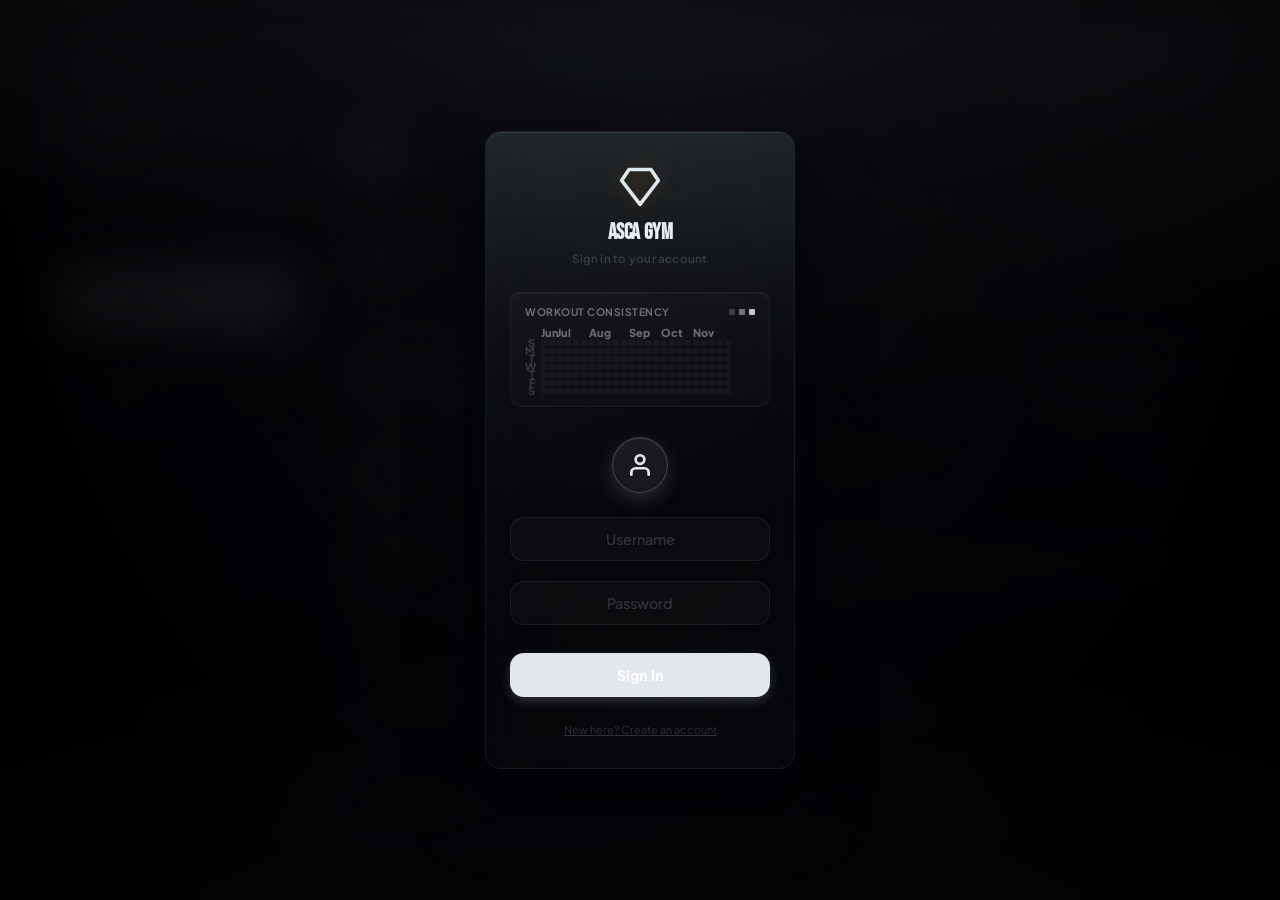
<file: src/index.html>
<!DOCTYPE html>
<html lang="en">
<head>
  <meta charset="UTF-8">
  <meta name="viewport" content="width=device-width, initial-scale=1, viewport-fit=cover, maximum-scale=1, user-scalable=no">
  <meta name="description" content="Asca Gym — Elite Liquid Glass Tracker">
  <meta name="theme-color" content="#000000">
  <meta name="apple-mobile-web-app-capable" content="yes">
  <meta name="apple-mobile-web-app-status-bar-style" content="black-translucent">
  <title>Asca Gym</title>
  <script>
  /* Pre-paint theme. build.js copies the head verbatim into the built
     artifact and emits it ahead of the inlined stylesheet, so this runs
     before a single pixel of the login screen is painted — no flash of the
     wrong theme while the base64 payload is still unpacking. It only ever
     READS the key; applyTheme() in winter.js is the sole writer.

     Winter Arc is the default: anything other than an EXPLICIT 'classic'
     in storage renders winter — this mirrors WinterArc.getTheme()'s
     default exactly, so a fresh browser never flashes classic first. */
  (function(){try{
    if(localStorage.getItem('asca_gym_theme')!=='classic'){
      document.documentElement.setAttribute('data-theme','winter');
      var m=document.querySelector('meta[name="theme-color"]');
      if(m)m.setAttribute('content','#020407');
    }
  }catch(e){}})();
  </script>
  <link rel="stylesheet" href="style.css?v=2.4">
  <link rel="icon" href="data:image/svg+xml,<svg xmlns='http://www.w3.org/2000/svg' viewBox='0 0 24 24' fill='none' stroke='%230A84FF' stroke-width='2'><path d='M6 3h12l4 6-10 13L2 9z'/></svg>">
</head>
<body>

<!-- Lock Screen Overlay -->
<div class="lock-screen" id="lockScreen">
  <div class="lock-card card glass-card">
    <div class="lock-header">
      <svg class="brand-logo" viewBox="0 0 24 24" fill="none" stroke="currentColor" stroke-width="2" stroke-linecap="round" stroke-linejoin="round">
        <path d="M6 3h12l4 6-10 13L2 9z"/>
      </svg>
      <div class="lock-title">Asca Gym</div>
      <div class="lock-subtitle" id="lockSubtitle">Sign in to your account</div>
    </div>
    
    <!-- Lock Screen Sneak Peek Heatmap -->
    <div class="lock-heatmap-preview">
      <div class="lock-heatmap-header">
        <span>Workout Consistency</span>
        <span class="lock-heatmap-legend">
          <span class="legend-dot lvl-1"></span>
          <span class="legend-dot lvl-2"></span>
          <span class="legend-dot lvl-3"></span>
        </span>
      </div>
      <div class="lock-heatmap-body">
        <div class="lock-heatmap-days-labels">
          <span>S</span>
          <span>M</span>
          <span>T</span>
          <span>W</span>
          <span>T</span>
          <span>F</span>
          <span>S</span>
        </div>
        <div class="lock-heatmap-main">
          <div class="lock-heatmap-months" id="lockHeatmapMonths">
            <!-- PRE_RENDERED_HEATMAP_MONTHS -->
          </div>
          <div class="lock-heatmap-grid" id="lockHeatmapGrid">
            <!-- PRE_RENDERED_HEATMAP_DOTS -->
          </div>
        </div>
      </div>
    </div>
    
    <!-- Login Form -->
    <div class="lock-setup-form" id="loginForm" style="display: flex;">
      <div class="setup-icon-wrapper">
        <svg class="setup-lock-icon" viewBox="0 0 24 24" fill="none" stroke="currentColor" stroke-width="2.5" stroke-linecap="round" stroke-linejoin="round">
          <path d="M20 21v-2a4 4 0 0 0-4-4H8a4 4 0 0 0-4 4v2"/>
          <circle cx="12" cy="7" r="4"/>
        </svg>
      </div>
      <div class="input-group" style="margin-bottom: 4px; width: 100%;">
        <input type="text" class="lock-input" id="loginUser" placeholder="Username" autocomplete="username" autocapitalize="off" autocorrect="off" style="text-align: center;">
      </div>
      <div class="input-group" style="margin-bottom: 4px; width: 100%;">
        <input type="password" class="lock-input" id="loginPassword" placeholder="Password" autocomplete="current-password" style="text-align: center;">
      </div>
      <p class="lock-setup-desc" id="loginError" style="display: none; color: #FF453A;"></p>
      <button class="lock-btn u-mt-2" id="btnLogin">Sign In</button>
    </div>

    <div class="lock-reset-link" id="loginModeToggle">
      New here? Create an account
    </div>
  </div>
</div>

<!-- Toast Container -->
<div class="toast-wrap" id="tw"></div>

<!-- Modal Dialog -->
<div class="modal-bg" id="mBg">
  <div class="modal card">
    <div class="modal-icon" id="mI">
      <svg class="icon-warning" viewBox="0 0 24 24" width="48" height="48" fill="none" stroke="var(--c-orange)" stroke-width="2" stroke-linecap="round" stroke-linejoin="round">
        <path d="M10.29 3.86L1.82 18a2 2 0 0 0 1.71 3h16.94a2 2 0 0 0 1.71-3L13.71 3.86a2 2 0 0 0-3.42 0z"/>
        <line x1="12" y1="9" x2="12" y2="13"/>
        <line x1="12" y1="17" x2="12.01" y2="17"/>
      </svg>
    </div>
    <div class="modal-title" id="mT">Confirm Action</div>
    <div class="modal-msg" id="mM">Are you sure you want to proceed?</div>
    <div class="modal-acts">
      <button class="btn btn-secondary btn-full" id="mC">Cancel</button>
      <button class="btn btn-danger btn-full" id="mO">Confirm</button>
    </div>
  </div>
</div>

<!-- Body Weight Input Modal -->
<div class="modal-bg" id="bwBg">
  <div class="modal card">
    <div class="modal-title">Log Body Weight</div>
    <div class="modal-msg">Enter your current weight in kg</div>
    <div class="input-group u-mb-4">
      <input type="number" class="input-field bw-hero-input" id="bwInput" placeholder="e.g. 75" step="0.1" inputmode="decimal">
    </div>
    <div class="modal-acts">
      <button class="btn btn-secondary btn-full" id="bwCancel">Cancel</button>
      <button class="btn btn-primary btn-full" id="bwSave">Save</button>
    </div>
  </div>
</div>

<!-- Progress Pic — compose (preview + caption before upload) -->
<div class="modal-bg" id="ppxComposeBg">
  <div class="modal card">
    <div class="modal-title">New Progress Pic</div>
    <div class="ppx-preview-wrap"><img id="ppxPreview" class="ppx-preview" alt="Preview"></div>
    <div class="input-group u-mb-3">
      <input type="text" class="input-field" id="ppxCaption" maxlength="80" placeholder="Caption (optional)">
    </div>
    <div class="input-group u-mb-4">
      <input type="number" class="input-field" id="ppxBw" step="0.1" inputmode="decimal" placeholder="Body weight kg (optional)">
    </div>
    <div class="modal-acts">
      <button class="btn btn-secondary btn-full" id="ppxComposeCancel">Cancel</button>
      <button class="btn btn-primary btn-full" id="ppxComposeSave">Save Photo</button>
    </div>
  </div>
</div>

<!-- Progress Pic — viewer / lightbox -->
<div class="modal-bg" id="ppxViewBg">
  <div class="modal card ppx-view-card">
    <button class="btn-close ppx-view-close" id="ppxViewClose" aria-label="Close">
      <svg viewBox="0 0 24 24" fill="none" stroke="currentColor" stroke-width="2.5" stroke-linecap="round" stroke-linejoin="round"><line x1="18" y1="6" x2="6" y2="18"/><line x1="6" y1="6" x2="18" y2="18"/></svg>
    </button>
    <div class="ppx-view-imgwrap"><img id="ppxViewImg" class="ppx-view-img" alt="Progress photo"></div>
    <div class="ppx-view-meta">
      <div id="ppxViewCap" class="ppx-view-cap"></div>
      <div id="ppxViewSub" class="ppx-view-sub"></div>
    </div>
    <button class="btn btn-secondary btn-full ppx-view-del" id="ppxViewDel">Delete Photo</button>
  </div>
</div>

<!-- Exercise Library Modal -->
<div class="modal-bg" id="libBg">
  <div class="modal card lib-card">
    <div class="lib-header">
      <h3 class="lib-title">Exercise Library</h3>
      <button class="btn-close" id="libCl" aria-label="Close library">
        <svg viewBox="0 0 24 24" fill="none" stroke="currentColor" stroke-width="2.5" stroke-linecap="round" stroke-linejoin="round">
          <line x1="18" y1="6" x2="6" y2="18"/><line x1="6" y1="6" x2="18" y2="18"/>
        </svg>
      </button>
    </div>
    <div class="lib-tabs-container" id="libTabs"></div>
    <div class="lib-body" id="libB"></div>
  </div>
</div>

<!-- Mobile Phone Container -->
<div class="phone-frame">
  
  <!-- Animated Gradient Mesh Background -->
  <div class="gradient-mesh">
    <div class="mesh-blob blob-1"></div>
    <div class="mesh-blob blob-2"></div>
    <div class="mesh-blob blob-3"></div>
    <div class="mesh-blob blob-4"></div>
  </div>
  
  <!-- Fixed Header Bar -->
  <header class="app-header">
    <div class="brand">
      <svg class="brand-logo" viewBox="0 0 24 24" fill="none" stroke="currentColor" stroke-width="2" stroke-linecap="round" stroke-linejoin="round">
        <path d="M6 3h12l4 6-10 13L2 9z"/>
      </svg>
      <span class="brand-text">Asca <span class="brand-serif">Gym</span></span>
    </div>
    
    <div class="header-actions">
      <div class="status-badge off" id="dConn" title="Cloud sync status">
        <svg class="icon-cloud" viewBox="0 0 24 24" fill="none" stroke="currentColor" stroke-width="2" stroke-linecap="round" stroke-linejoin="round">
          <path d="M17.5 19A3.5 3.5 0 0 0 21 15.5c0-2.79-2.54-4.5-5-4.5-.42 0-.83.04-1.24.12A7 7 0 0 0 2 11.5c0 3.87 3.13 7 7 7h8.5z"/>
        </svg>
        <span class="status-dot"></span>
        <span class="status-text" id="dConnT">Offline</span>
      </div>
      <!-- History + Nutrition live up here: the bar carries Home/＋/Insights/
           Profile (with Social and the seasonal Arc when it materializes),
           and two more targets would take it past a usable thumb nav. They
           stay data-v buttons so the shared tab binder handles them exactly
           like a tab. -->
      <button class="btn-lib-icon bot-btn" data-v="Hist" title="History" aria-label="History">
        <svg viewBox="0 0 24 24" width="20" height="20" fill="none" stroke="currentColor" stroke-width="2.2" stroke-linecap="round" stroke-linejoin="round">
          <circle cx="12" cy="12" r="10"/>
          <polyline points="12 6 12 12 16 14"/>
        </svg>
      </button>
      <button class="btn-lib-icon bot-btn" data-v="Nut" title="Nutrition" aria-label="Nutrition">
        <svg viewBox="0 0 24 24" width="20" height="20" fill="none" stroke="currentColor" stroke-width="2.2" stroke-linecap="round" stroke-linejoin="round">
          <path d="M8.5 14.5A2.5 2.5 0 0 0 11 12c0-1.38-.5-2-1-3-1.072-2.143-.224-4.054 2-6 .5 2.5 2 4.9 4 6.5 2 1.6 3 3.5 3 5.5a7 7 0 1 1-14 0c0-1.153.433-2.294 1-3a2.5 2.5 0 0 0 2.5 2.5z"/>
        </svg>
      </button>
      <button class="btn-lib-icon bot-btn" id="btnExLib" title="View Exercise Library" aria-label="Exercise Library">
        <svg viewBox="0 0 24 24" width="20" height="20" fill="none" stroke="currentColor" stroke-width="2.2" stroke-linecap="round" stroke-linejoin="round">
          <path d="M4 19.5A2.5 2.5 0 0 1 6.5 17H20"/>
          <path d="M4 4.5A2.5 2.5 0 0 1 6.5 2H20v20H6.5a2.5 2.5 0 0 1-2.5-2.5v-15z"/>
        </svg>
      </button>
    </div>
  </header>

  <!-- Scrollable Views Area -->
  <main class="views-container">

    <!-- ═══ WINTER ARC VIEW ═══ -->
    <section class="view" id="vArc">

      <!-- Not enrolled — the season pitch + goal setup, one screen. -->
      <div class="card glass-card arc-onboard-card" id="arcOnboardCard">
        <div class="arc-onboard-icon">❄️</div>
        <div class="arc-onboard-title" id="arcOnboardTitle">Winter Arc</div>
        <div class="arc-onboard-sub" id="arcOnboardSub">Ninety days. Keep the fire lit.</div>
        <div class="arc-goal-grid" id="arcGoalGrid"></div>
        <div class="arc-manifesto">
          <div class="arc-manifesto-line"><b>Discipline</b> leads to habits.</div>
          <div class="arc-manifesto-line"><b>Habits</b> lead to consistency.</div>
          <div class="arc-manifesto-line"><b>Consistency</b> leads to growth.</div>
        </div>
        <div class="arc-tagline-strong">Consistency beats motivation.</div>
        <button class="btn btn-primary btn-full arc-num" id="arcJoinBtn">Start the Arc</button>
      </div>

      <!-- Enrolled dashboard.
           Rebuilt around one rule: a card is reserved for something you
           DO — an input, a tappable object. Something you only READ (your
           identity, your stats, a summary of numbers you enter elsewhere)
           gets no box at all; it sits straight on the page, like a
           printed sheet, not a widget. That's what actually separates
           this from a stack of identical dashboard cards — not spacing,
           the box itself now means something. -->
      <div id="arcDash" style="display:none">

        <!-- MASTHEAD — no card. The day count is the one thing this page
             is about, so it's set as a headline, not packed into a
             widget corner. -->
        <header class="arc-masthead">
          <div class="arc-masthead-top">
            <span class="arc-season-tag">Winter Arc</span>
            <button class="arc-lockin-btn" id="arcLockInBtn" title="Lock In — full-focus mode">
              <svg viewBox="0 0 24 24" width="14" height="14" fill="none" stroke="currentColor" stroke-width="2.3" stroke-linecap="round" stroke-linejoin="round"><rect x="4" y="10" width="16" height="10" rx="2"/><path d="M8 10V7a4 4 0 0 1 8 0v3"/></svg>
              <span>Lock In</span>
            </button>
          </div>
          <div class="arc-day-huge arc-num" id="arcDayLabel">Day 1</div>
          <div class="arc-masthead-meta">
            <span id="arcDateLabel"></span><span class="arc-meta-dot">·</span><span id="arcDaysLeft"></span>
          </div>
          <div class="arc-season-rule"><div class="arc-season-rule-fill" id="arcSeasonFill"></div></div>
          <div class="arc-hero-tag" id="arcTagline"></div>
        </header>

        <!-- INVITES — compact and high up because a challenge invite is
             the closest thing this tab gets to a call-to-action you did
             not generate yourself; it must be visible before the scroll. -->
        <div class="card glass-card ch-invites-card" id="arcInvitesCard" style="display:none"></div>

        <!-- STATUS — streak and level/XP, still no card. A hairline is
             the only separator; this is a spec line, not a panel. -->
        <div class="arc-status">
          <div class="arc-status-streak" id="arcStreakCard">
            <div class="arc-streak-flame" id="arcStreakFlame">
              <svg viewBox="0 0 24 24" fill="currentColor"><path d="M12 2c-1 4-5 5-5 10a5 5 0 0 0 10 0c0-1.5-.5-2.5-1-3.5.5 2-1 3-2 2 1-2-.5-4-2-4 .5 2-1 2.5-2 1.5-1-1-.5-3 2-6z"/></svg>
            </div>
            <div class="arc-streak-info">
              <div class="arc-streak-num arc-num" id="arcStreakNum">0</div>
              <div class="arc-streak-label">day streak</div>
            </div>
            <div class="arc-streak-meta">
              <div class="arc-streak-best">Best <b class="arc-num" id="arcStreakBest">0</b></div>
              <div class="arc-streak-freezes" id="arcFreezes" title="Freezes left this month"></div>
              <div class="arc-freeze-note" id="arcFreezeNote" style="display:none"></div>
            </div>
          </div>
          <div class="arc-streak-risk" id="arcStreakRisk" style="display:none">At risk — log something today</div>

          <div class="arc-status-div"></div>

          <div class="arc-status-level">
            <div class="arc-level-chip" id="arcLevelChip">
              <span class="arc-num" id="arcLevelNum">1</span><em id="arcLevelName">Frostling</em>
            </div>
            <div class="arc-xp-wrap">
              <div class="arc-xp-track"><div class="arc-xp-fill" id="arcXpFill"></div></div>
              <div class="arc-xp-label arc-num" id="arcXpLabel">0 / 500 XP</div>
            </div>
          </div>
        </div>

        <!-- TODAY — objectives are a read-out of the numbers you're about
             to enter below; no card here either, only Check-in (the
             actual form) earns one. -->
        <div class="arc-section-title">Today</div>
        <div class="arc-obj-list arc-obj-panel" id="arcObjList"></div>

        <div class="card glass-card arc-checkin-card" id="arcCheckinCard">
          <div class="arc-checkin-daypicker" id="arcCheckinDay"></div>
          <div class="arc-checkin-rows" id="arcCheckinRows"></div>

          <!-- Lock In: one uncomfortable thing, written down, every day.
               A free-text row rather than another numeric habit — it's a
               journal entry, not a target to hit. -->
          <div class="arc-note-row">
            <div class="arc-note-label">
              <svg viewBox="0 0 24 24" width="15" height="15" fill="none" stroke="currentColor" stroke-width="2.2" stroke-linecap="round" stroke-linejoin="round"><path d="M12 2c-1 4-5 5-5 10a5 5 0 0 0 10 0c0-1.5-.5-2.5-1-3.5.5 2-1 3-2 2 1-2-.5-4-2-4 .5 2-1 2.5-2 1.5-1-1-.5-3 2-6z"/></svg>
              <span class="arc-note-label-text">Lock In — today's uncomfortable thing</span>
            </div>
            <textarea class="arc-note-input" id="arcNoteInput" maxlength="140" rows="2" placeholder="What did you do today that you didn't want to do?"></textarea>
            <div class="arc-note-count" id="arcNoteCount">0 / 140</div>
          </div>
        </div>

        <!-- THIS SEASON — challenges and the calendar are both entry
             points into a sheet, so both keep a light card/rail identity;
             one shared header instead of two repeats the same idea once,
             not twice. -->
        <div class="arc-section-head">
          <div class="arc-section-title" style="flex:1">This Season</div>
          <button class="arc-seeall-btn" id="arcCreateChallengeBtn">Create</button>
          <button class="arc-seeall-btn" id="arcSeeAllChallenges">Challenges</button>
          <button class="arc-seeall-btn" id="arcOpenCalendar">Calendar</button>
          <button class="arc-seeall-btn" id="arcSeasonReviewBtn" style="margin-left:auto">Season Review</button>
        </div>
        <div class="arc-challenge-scroll" id="arcChallengeScroll"></div>
        <div class="card glass-card arc-digest-card" id="arcDigestCard"></div>
        <div class="card glass-card arc-cal-preview" id="arcCalPreview"></div>

        <div class="arc-badges-row">
          <div class="label" id="arcBadgesLabel" style="display:none">Badges</div>
          <div class="arc-badges-strip" id="arcBadgesStrip"></div>
        </div>

      </div>
    </section>

    <!-- ═══ HOME VIEW ═══ -->
    <section class="view on" id="vHome">
      <div class="view-header">
        <h2 class="view-title">Home</h2>
        <p class="view-subtitle">Your training at a glance</p>
      </div>

      <!-- ASCA score state — slim Home-row version of the profile ring. -->
      <div class="home-score-row" id="homeScoreRow">
        <div class="home-score-num" id="homeScoreNum">0</div>
        <div class="home-score-meta">
          <div class="home-score-label">ASCA score · this week</div>
          <div class="home-score-state" id="homeScoreState">–</div>
        </div>
        <div class="home-score-ring" id="homeScoreRing" aria-hidden="true"></div>
      </div>

      <!-- Primary action — same target as the center ＋ in the tab bar. -->
      <div class="card glass-card start-workout-cta">
        <div class="start-workout-cta-copy">
          <div class="start-workout-cta-title">Ready to train?</div>
          <div class="start-workout-cta-sub">Pick a split, add exercises, log sets.</div>
        </div>
        <button class="btn btn-primary" id="homeStartWorkout">
          <svg viewBox="0 0 24 24" fill="none" stroke="currentColor" stroke-width="2.5" stroke-linecap="round" stroke-linejoin="round">
            <line x1="12" y1="5" x2="12" y2="19"/><line x1="5" y1="12" x2="19" y2="12"/>
          </svg>
          Start workout
        </button>
      </div>

      <!-- One-time discovery card — the Arc tab is hidden until the
           Winter theme is on (see .arc-tab-btn in style.css), so without
           this there is no way to find the feature at all. Dismisses
           itself permanently once tapped through or closed. -->
      <div class="card glass-card arc-promo-card" id="arcPromoCard" style="display:none">
        <button class="arc-promo-close" id="arcPromoClose" aria-label="Dismiss">
          <svg viewBox="0 0 24 24" width="14" height="14" fill="none" stroke="currentColor" stroke-width="2.3" stroke-linecap="round"><line x1="18" y1="6" x2="6" y2="18"/><line x1="6" y1="6" x2="18" y2="18"/></svg>
        </button>
        <div class="arc-promo-icon">❄️</div>
        <div class="arc-promo-body">
          <div class="arc-promo-title">Winter Arc is here</div>
          <div class="arc-promo-sub">A focused season mode — daily objectives, streaks, challenges, and a stripped-down Locked In screen.</div>
        </div>
        <button class="btn btn-primary btn-sm" id="arcPromoBtn">Try it →</button>
      </div>

      <!-- Body Weight Widget -->
      <div class="card glass-card volume-widget bw-widget" id="bwWidget" style="cursor:pointer">
        <div class="vol-widget-left">
          <span class="vol-widget-label">Body Weight</span>
          <span class="vol-widget-period" id="bwTimestamp">Tap to log</span>
        </div>
        <div class="vol-widget-right">
          <span class="vol-widget-value" id="bwDisplay">—</span>
          <span class="vol-widget-unit">kg</span>
        </div>
      </div>

      <!-- Workout Heatmap Calendar -->
      <div class="card glass-card heatmap-cal-card">
        <div class="heatmap-cal-header">
          <span class="heatmap-cal-title">Activity</span>
          <div class="heatmap-legend">
            <span>Less</span>
            <div class="heatmap-dot lvl-0"></div>
            <div class="heatmap-dot lvl-1"></div>
            <div class="heatmap-dot lvl-2"></div>
            <div class="heatmap-dot lvl-3"></div>
            <span>More</span>
          </div>
        </div>
        
        <div class="heatmap-container">
          <div class="heatmap-days-labels">
            <span>Sun</span>
            <span>Mon</span>
            <span>Tue</span>
            <span>Wed</span>
            <span>Thu</span>
            <span>Fri</span>
            <span>Sat</span>
          </div>
          <div class="heatmap-main">
            <div class="heatmap-cal-months" id="heatmapMonths"></div>
            <div class="heatmap-cal-grid" id="heatmapCalGrid"></div>
          </div>
        </div>
        <div class="heatmap-day-details" id="heatmapDayDetails"></div>
      </div>

      <!-- Muscle freshness — "what should I train today?" readout -->
      <div class="card glass-card freshness-card">
        <div class="freshness-head">
          <span class="label" style="margin-bottom:0">Muscle readiness</span>
          <div class="freshness-legend">
            <span class="freshness-key"><i class="freshness-dot fresh"></i>Fresh</span>
            <span class="freshness-key"><i class="freshness-dot recovering"></i>Recovering</span>
            <span class="freshness-key"><i class="freshness-dot fatigued"></i>Fatigued</span>
          </div>
        </div>
        <div class="freshness-body" id="freshMapHost"></div>
      </div>

      <!-- Volume Lifted Widget -->
      <div class="card glass-card volume-widget">
        <div class="vol-widget-left">
          <span class="vol-widget-label">Volume lifted</span>
          <span class="vol-widget-period">Last 7 days</span>
        </div>
        <div class="vol-widget-right">
          <span class="vol-widget-value" id="volWidgetVal">0</span>
          <span class="vol-widget-unit">kg</span>
        </div>
      </div>

    </section>

    <!-- ═══ WORKOUT SESSION OVERLAY ═══ — the old Log view, now a full-screen
         session surface opened by the ＋ tab button / Home CTA instead of a tab.
         All element ids and handlers are unchanged: this is a relocation,
         not a rewrite. Appended to <body> at runtime (sessionOverlayMount)
         so the overlay is truly viewport-fixed outside the phone frame. -->
    <div class="session-overlay" id="sessionOverlay" role="dialog" aria-modal="true" aria-label="Workout session">
      <header class="session-topbar">
        <div class="session-topbar-title">
          <h2 class="session-title">Workout session</h2>
          <p class="session-subtitle">Track your daily progress</p>
        </div>
        <button class="btn-close session-close" id="sessionClose" aria-label="Close session">
          <svg viewBox="0 0 24 24" fill="none" stroke="currentColor" stroke-width="2.5" stroke-linecap="round" stroke-linejoin="round">
            <line x1="18" y1="6" x2="6" y2="18"/><line x1="6" y1="6" x2="18" y2="18"/>
          </svg>
        </button>
      </header>
      <div class="session-body" id="sessionBody">
      <!-- Quick Session Setup -->
      <div class="card glass-card setup-card">
        <div class="form-row">
          <div class="input-group">
            <label class="input-label" for="wDate">Date</label>
            <input type="date" class="input-field" id="wDate">
          </div>
          <div class="input-group">
            <label class="input-label" for="wType">Split Focus</label>
            <select class="input-field" id="wType">
              <option value="">Choose Split...</option>
            </select>
          </div>
        </div>
        
        <!-- Setup Split Heatmap -->
        <div id="setupHeatmap" class="setup-heatmap-wrap" style="display:none"></div>
        
        <div class="input-group search-group">
          <label class="input-label" for="exS">Add Exercise</label>
          <div class="search-wrap">
            <span class="search-icon">
              <svg viewBox="0 0 24 24" fill="none" stroke="currentColor" stroke-width="2.5" stroke-linecap="round" stroke-linejoin="round">
                <circle cx="11" cy="11" r="8"/><line x1="21" y1="21" x2="16.65" y2="16.65"/>
              </svg>
            </span>
            <input type="text" class="input-field" id="exS" placeholder="Search exercises..." autocomplete="off">
            <div class="dropdown" id="dd"></div>
          </div>
        </div>

        <!-- Plate calculator popup (anchored near the weight field by JS) -->
        <div class="plate-calc" id="plateCalc" role="dialog" aria-label="Plate calculator" style="display:none">
          <div class="plate-calc-head">
            <span class="plate-calc-title">Plate Calculator</span>
            <button class="btn-close" id="plateClose" aria-label="Close plate calculator">
              <svg viewBox="0 0 24 24" fill="none" stroke="currentColor" stroke-width="2.5" stroke-linecap="round" stroke-linejoin="round" width="12" height="12"><line x1="18" y1="6" x2="6" y2="18"/><line x1="6" y1="6" x2="18" y2="18"/></svg>
            </button>
          </div>
          <div class="plate-calc-body" id="plateBody"></div>
        </div>

        <!-- Active Set Editor -->
        <div class="editor card glass-card" id="se">
          <div class="editor-header">
            <div>
              <h3 class="editor-title" id="seN">Exercise Name</h3>
              <div id="editorHeatmap" class="editor-heatmap-wrap"></div>
            </div>
            <button class="btn-close" id="seCl" aria-label="Close set editor">
              <svg viewBox="0 0 24 24" fill="none" stroke="currentColor" stroke-width="2.5" stroke-linecap="round" stroke-linejoin="round">
                <line x1="18" y1="6" x2="6" y2="18"/><line x1="6" y1="6" x2="18" y2="18"/>
              </svg>
            </button>
          </div>
          
          <!-- Rest presets moved to the floating bar permanently — one
               timer surface. The label stays to remind where it lives. -->
          <div class="editor-timer-row">
            <span class="editor-timer-label">Rest runs in the floating bar — starts itself when a set is checked ✓</span>
          </div>
          
          <div id="seG" class="sets-grid-container"></div>
          
          <button class="btn btn-secondary add-set-btn" id="addS">
            <svg viewBox="0 0 24 24" fill="none" stroke="currentColor" stroke-width="2.5" stroke-linecap="round" stroke-linejoin="round">
              <line x1="12" y1="5" x2="12" y2="19"/><line x1="5" y1="12" x2="19" y2="12"/>
            </svg>
            Add Set
          </button>
          
          <div class="editor-actions">
            <button class="btn btn-primary btn-full" id="svEx">Save Exercise</button>
          </div>
        </div>
      </div>

      <!-- Logged Exercises List -->
      <div class="logged-section">
        <div class="label">Logged Exercises</div>
        <div class="logged-list" id="logd"></div>
      </div>

      <!-- Footer Session Finish Actions -->
      <div class="action-row" id="acts" style="display:none">
        <button class="btn btn-danger" id="disc">Discard</button>
        <button class="btn btn-primary" id="fin">Finish & Sync</button>
      </div>
      </div>
    </div>

    <!-- ═══ NUTRITION / CALORIE TRACKER VIEW ═══
         Owns sections 1-23 of the nutrition spec except the deferred
         AI logger. All math comes from NutritionEngine; this markup is
         structure only — every number below starts as a placeholder
         and is filled by AscaNutrition.render*(). -->
    <section class="view" id="vNut">
      <div class="view-header">
        <h2 class="view-title">Nutrition</h2>
        <p class="view-subtitle">Calories, macros &amp; weight trend</p>
      </div>

      <div class="seg-tabs nut-subtabs" id="nutSubTabs" role="tablist" aria-label="Nutrition sections">
        <button type="button" class="seg-tab on" data-nut="today">Today</button>
        <button type="button" class="seg-tab" data-nut="trends">Trends</button>
        <button type="button" class="seg-tab" data-nut="foods">Foods</button>
        <button type="button" class="seg-tab" data-nut="plan">Plan</button>
      </div>

      <!-- ── TODAY ── -->
      <div id="nutPaneToday">
        <div class="label">Today</div>
        <div class="nut-datenav">
          <button type="button" class="arc-seeall-btn" id="nutPrevDay" aria-label="Previous day">‹</button>
          <span class="nut-datenav-label" id="nutDateLabel">Today</span>
          <button type="button" class="arc-seeall-btn" id="nutNextDay" aria-label="Next day">›</button>
        </div>

        <div class="card glass-card nut-kcal-card">
          <div class="nut-kcal-ring-wrap">
            <svg class="progress-ring-svg" viewBox="0 0 64 64">
              <circle class="ring-bg" cx="32" cy="32" r="26"/>
              <circle class="ring-fill" id="nutKcalRingFill" cx="32" cy="32" r="26" stroke-dasharray="163.36 163.36" stroke-dashoffset="163.36"/>
            </svg>
            <div class="nut-kcal-ring-center">
              <span class="nut-num" id="nutKcalNum">0</span>
              <span class="nut-kcal-target" id="nutKcalTarget">/ — kcal</span>
            </div>
          </div>
          <div class="nut-kcal-side">
            <div class="nut-kcal-remain" id="nutKcalRemain">Set up your plan for a target</div>
            <div class="nut-burn-row" id="nutBurnRow" style="display:none"></div>
            <div class="nut-sync-note" id="nutSyncNote" style="display:none">Cloud sync paused — database rules need a republish (Settings → Developer Console).</div>
          </div>
        </div>

        <div class="card glass-card nut-macros-card">
          <div class="nut-macro" id="nutMacroP"><div class="nut-macro-top"><span>Protein</span><span class="nut-macro-nums nut-num">0 / — g</span></div><div class="nut-macro-bar"><div class="nut-macro-fill protein"></div></div></div>
          <div class="nut-macro" id="nutMacroC"><div class="nut-macro-top"><span>Carbs</span><span class="nut-macro-nums nut-num">0 / — g</span></div><div class="nut-macro-bar"><div class="nut-macro-fill carbs"></div></div></div>
          <div class="nut-macro" id="nutMacroF"><div class="nut-macro-top"><span>Fat</span><span class="nut-macro-nums nut-num">0 / — g</span></div><div class="nut-macro-bar"><div class="nut-macro-fill fat"></div></div></div>
          <div class="nut-macro" id="nutMacroFi"><div class="nut-macro-top"><span>Fiber</span><span class="nut-macro-nums nut-num">0 / — g</span></div><div class="nut-macro-bar"><div class="nut-macro-fill fiber"></div></div></div>
        </div>

        <div class="nut-actions-card">
          <button type="button" class="btn btn-primary btn-sm" id="nutAddFoodBtn" aria-label="Add food">+ Food</button>
          <button type="button" class="btn btn-secondary btn-sm" id="nutAddRecipeBtn" aria-label="Add recipe">+ Recipe</button>
          <button type="button" class="btn btn-secondary btn-sm" id="nutQuickAddBtn" aria-label="Quick add calories">Quick add</button>
          <button type="button" class="btn btn-secondary btn-sm" id="nutWeightBtn" aria-label="Log body weight">+ Weight</button>
        </div>
        <div class="nut-quickpresets" id="nutQuickPresets">
          <span class="nut-quickpresets-label">Fast log:</span>
          <button type="button" class="btn-timer-chip" data-kcal="100">+100</button>
          <button type="button" class="btn-timer-chip" data-kcal="250">+250</button>
          <button type="button" class="btn-timer-chip" data-kcal="500">+500</button>
        </div>

        <div class="arc-section-head">
          <div class="arc-section-title" style="flex:1">Meals</div>
          <button type="button" class="arc-seeall-btn" id="nutAddMealBtn" aria-label="Add a custom meal">+ Custom meal</button>
        </div>
        <div id="nutMealList"></div>

        <div class="card glass-card volume-widget nut-weight-widget" id="nutWeightOpen" style="cursor:pointer" role="button" tabindex="0" aria-label="Open body weight log">
          <div class="vol-widget-left">
            <span class="vol-widget-label">Body weight</span>
            <span class="vol-widget-period" id="nutWeightTrend">Log your weight daily</span>
          </div>
          <div class="vol-widget-right">
            <span class="vol-widget-value" id="nutWeightNow">—</span>
          </div>
        </div>

        <div class="card glass-card nut-goal-strip" id="nutGoalStrip" style="display:none"></div>
      </div>

      <!-- ── TRENDS ── -->
      <div id="nutPaneTrends" style="display:none">
        <div class="label">Trends</div>
        <div class="label">This week</div>
        <div class="card glass-card nut-card-pad" id="nutWeekAvg"></div>

        <div class="label">Maintenance — formula vs observed</div>
        <div class="card glass-card nut-card-pad" id="nutTdeeCompare"></div>

        <div class="label">Weight</div>
        <div class="card glass-card nut-card-pad" id="nutWeightStats"></div>
        <div class="card glass-card chart-card">
          <div class="chart-header"><span class="heatmap-cal-title">Daily weight + 7-day average</span></div>
          <div class="chart-wrap nut-chart-wrap"><canvas id="nutChartWeight"></canvas></div>
        </div>

        <div class="label">Intake</div>
        <div class="card glass-card chart-card">
          <div class="chart-header"><span class="heatmap-cal-title">Calories per day — last 30</span></div>
          <div class="chart-wrap nut-chart-wrap"><canvas id="nutChartKcal"></canvas></div>
        </div>

        <div class="card glass-card chart-card" id="nutBurnCard" style="display:none">
          <div class="chart-header">
            <span class="heatmap-cal-title">Exercise burn — last 30 days</span>
            <span class="chart-val" id="nutBurnWeek"></span>
          </div>
          <div class="chart-wrap nut-chart-wrap"><canvas id="nutChartBurn"></canvas></div>
          <div class="nut-muted">Cardio burns come from your logged cardio sets; lifting is estimated (~5 kcal/min, 75 min/session) and folded into the observed-maintenance trend below.</div>
        </div>

        <div class="card glass-card nut-card-pad nut-goal-card" id="nutGoalCard" style="display:none"></div>

        <div class="label">Measurements</div>
        <div class="card glass-card nut-card-pad">
          <select class="input-field" id="nutMeasureSelect">
            <option value="waist">Waist</option>
            <option value="neck">Neck</option>
            <option value="chest">Chest</option>
            <option value="arms">Arms</option>
            <option value="hips">Hips</option>
            <option value="thighs">Thighs</option>
          </select>
          <div id="nutMeasureLatest" style="margin-top:10px"></div>
          <div class="chart-wrap nut-chart-wrap" style="margin-top:8px"><canvas id="nutChartMeasure"></canvas></div>
        </div>
      </div>

      <!-- ── FOODS ── -->
      <div id="nutPaneFoods" style="display:none">
        <div class="label">Foods</div>
        <div class="input-group search-group nut-food-search-wrap">
          <div class="search-wrap">
            <span class="search-icon">
              <svg viewBox="0 0 24 24" fill="none" stroke="currentColor" stroke-width="2.5" stroke-linecap="round" stroke-linejoin="round"><circle cx="11" cy="11" r="8"/><line x1="21" y1="21" x2="16.65" y2="16.65"/></svg>
            </span>
            <input type="text" class="input-field" id="nutFoodSearch" placeholder="Search saved foods &amp; recipes…" autocomplete="off" aria-label="Search saved foods and recipes">
          </div>
        </div>

        <div class="arc-section-head">
          <div class="arc-section-title" style="flex:1">Saved foods</div>
          <button type="button" class="arc-seeall-btn" id="nutNewFoodBtn" aria-label="Create a new food">+ New food</button>
        </div>
        <div id="nutFoodList"></div>

        <div class="arc-section-head">
          <div class="arc-section-title" style="flex:1">Recipes</div>
          <button type="button" class="arc-seeall-btn" id="nutNewRecipeBtn" aria-label="Create a new recipe">+ New recipe</button>
        </div>
        <div id="nutRecipeList"></div>
      </div>

      <!-- ── PLAN ── -->
      <div id="nutPanePlan" style="display:none">
        <div class="label">Plan</div>
        <div class="label">Body &amp; profile</div>
        <div class="card glass-card nut-card-pad">
          <div class="form-row">
            <div class="input-group">
              <label class="input-label" for="nutSex">Sex</label>
              <select class="input-field" id="nutSex"><option value="m">Male</option><option value="f">Female</option></select>
            </div>
            <div class="input-group">
              <label class="input-label" for="nutAge">Age</label>
              <input type="number" class="input-field" id="nutAge" inputmode="numeric" min="10" max="100" placeholder="e.g. 28">
            </div>
          </div>
          <div class="form-row">
            <div class="input-group">
              <label class="input-label" for="nutHeight">Height (cm)</label>
              <input type="number" class="input-field" id="nutHeight" inputmode="decimal" placeholder="e.g. 178">
            </div>
            <div class="input-group">
              <label class="input-label" for="nutProfileWeight">Current weight (kg)</label>
              <input type="number" class="input-field" id="nutProfileWeight" inputmode="decimal" step="0.1" placeholder="latest weigh-in">
            </div>
          </div>
          <div class="form-row">
            <div class="input-group">
              <label class="input-label" for="nutTargetWeight">Target weight (kg)</label>
              <input type="number" class="input-field" id="nutTargetWeight" inputmode="decimal" step="0.1" placeholder="optional">
            </div>
            <div class="input-group">
              <label class="input-label" for="nutBodyFat">Body fat % <span style="font-weight:400;color:var(--t-3)">(optional)</span></label>
              <input type="number" class="input-field" id="nutBodyFat" inputmode="decimal" step="0.1" placeholder="enables Katch–McArdle">
            </div>
          </div>
          <button type="button" class="btn btn-primary btn-full" id="nutProfileSave" aria-label="Save body profile">Save profile</button>
          <button type="button" class="btn btn-secondary btn-full u-mt-2" id="nutMeasureBtn" aria-label="Log body measurements">+ Log measurements (waist, neck, …)</button>
        </div>

        <div class="label">Activity</div>
        <div class="card glass-card nut-card-pad">
          <div class="nut-act-grid" id="nutActivityOpts">
            <button type="button" class="nut-act-btn on" data-act="sedentary">Sedentary</button>
            <button type="button" class="nut-act-btn" data-act="light">Lightly active</button>
            <button type="button" class="nut-act-btn" data-act="moderate">Moderately active</button>
            <button type="button" class="nut-act-btn" data-act="very">Very active</button>
            <button type="button" class="nut-act-btn" data-act="extreme">Extremely active</button>
            <button type="button" class="nut-act-btn" data-act="detailed">Detailed…</button>
          </div>
          <div id="nutActivityDetail" style="display:none">
            <div class="form-row">
              <div class="input-group">
                <label class="input-label" for="nutSteps">Avg steps / day</label>
                <input type="number" class="input-field" id="nutSteps" inputmode="numeric" placeholder="e.g. 8000">
              </div>
              <div class="input-group">
                <label class="input-label" for="nutGymPerWeek">Gym sessions / week</label>
                <input type="number" class="input-field" id="nutGymPerWeek" inputmode="numeric" placeholder="e.g. 4">
              </div>
            </div>
            <div class="form-row">
              <div class="input-group">
                <label class="input-label" for="nutGymMin">Gym minutes / session</label>
                <input type="number" class="input-field" id="nutGymMin" inputmode="numeric" placeholder="e.g. 60">
              </div>
              <div class="input-group">
                <label class="input-label" for="nutCardioPerWeek">Cardio sessions / week</label>
                <input type="number" class="input-field" id="nutCardioPerWeek" inputmode="numeric" placeholder="e.g. 2">
              </div>
            </div>
            <div class="form-row">
              <div class="input-group">
                <label class="input-label" for="nutCardioMin">Cardio minutes / session</label>
                <input type="number" class="input-field" id="nutCardioMin" inputmode="numeric" placeholder="e.g. 30">
              </div>
              <div class="input-group">
                <label class="input-label" for="nutCardioInt">Cardio intensity</label>
                <select class="input-field" id="nutCardioInt"><option value="light">Light</option><option value="moderate" selected>Moderate</option><option value="hard">Hard</option></select>
              </div>
            </div>
            <div class="nut-muted">Each line's kcal contribution is shown in the estimate below — nothing is folded into a black-box multiplier.</div>
          </div>
        </div>

        <div class="label">Estimated maintenance</div>
        <div class="card glass-card nut-card-pad" id="nutTdeeCard"></div>

        <div class="label">Goal</div>
        <div class="card glass-card nut-card-pad">
          <div class="nut-act-grid" id="nutGoalKind">
            <button type="button" class="nut-act-btn on" data-goal="maintain">Maintain</button>
            <button type="button" class="nut-act-btn" data-goal="lose">Lose</button>
            <button type="button" class="nut-act-btn" data-goal="gain">Gain</button>
            <button type="button" class="nut-act-btn" data-goal="custom">Custom kcal</button>
          </div>
          <div id="nutGoalLoseOpts" style="display:none">
            <div class="form-row">
              <div class="input-group">
                <label class="input-label" for="nutRateSel">Target rate</label>
                <select class="input-field" id="nutRateSel">
                  <option value="">By rate…</option>
                  <option value="0.25">0.25 kg/week</option>
                  <option value="0.5">0.5 kg/week</option>
                  <option value="0.75">0.75 kg/week</option>
                  <option value="1">1 kg/week</option>
                </select>
              </div>
              <div class="input-group">
                <label class="input-label" for="nutDeficitSel">…or daily deficit</label>
                <select class="input-field" id="nutDeficitSel">
                  <option value="">By deficit…</option>
                  <option value="200">200 kcal/day</option>
                  <option value="300">300 kcal/day</option>
                  <option value="500">500 kcal/day</option>
                  <option value="750">750 kcal/day</option>
                </select>
              </div>
            </div>
          </div>
          <div id="nutGoalGainOpts" style="display:none">
            <div class="input-group">
              <label class="input-label" for="nutSurplusSel">Surplus</label>
              <select class="input-field" id="nutSurplusSel">
                <option value="300kcal">Lean — 300 kcal/day</option>
                <option value="500kcal">Faster — 500 kcal/day</option>
                <option value="0.25">0.25 kg/week</option>
                <option value="0.5">0.5 kg/week</option>
              </select>
            </div>
          </div>
          <div id="nutGoalCustomOpts" style="display:none">
            <div class="input-group">
              <label class="input-label" for="nutCustomKcal">Daily calorie target</label>
              <input type="number" class="input-field" id="nutCustomKcal" inputmode="numeric" placeholder="e.g. 2400">
            </div>
          </div>
          <div id="nutGoalOut" style="margin-top:6px"></div>
        </div>

        <div class="label">Macro targets</div>
        <div class="card glass-card nut-card-pad">
          <div class="form-row">
            <div class="input-group">
              <label class="input-label" for="nutProteinTarget">Protein (g)</label>
              <input type="number" class="input-field" id="nutProteinTarget" inputmode="numeric">
            </div>
            <div class="input-group">
              <label class="input-label" for="nutCarbsTarget">Carbs (g)</label>
              <input type="number" class="input-field" id="nutCarbsTarget" inputmode="numeric">
            </div>
          </div>
          <div class="form-row">
            <div class="input-group">
              <label class="input-label" for="nutFatTarget">Fat (g)</label>
              <input type="number" class="input-field" id="nutFatTarget" inputmode="numeric">
            </div>
            <div class="input-group">
              <label class="input-label" for="nutFiberTarget">Fiber (g)</label>
              <input type="number" class="input-field" id="nutFiberTarget" inputmode="numeric">
            </div>
          </div>
          <div class="nut-muted" id="nutMacroNote"></div>
        </div>
      </div>
    </section>

    <!-- ═══ TIMELINE HISTORY VIEW ═══ -->
    <section class="view" id="vHist">
      <div class="view-header">
        <h2 class="view-title">History</h2>
        <p class="view-subtitle">Your workout timeline</p>
      </div>

      <!-- Category Filter Tabs -->
      <div class="filter-bar">
        <button class="filter-chip on" data-f="all" id="fhAll">All</button>
        <button class="filter-chip" data-f="Pull">Pull</button>
        <button class="filter-chip" data-f="Push">Push</button>
        <button class="filter-chip" data-f="Legs">Legs</button>
        <button class="filter-chip" data-f="Shoulder">Shoulders</button>
        <button class="filter-chip" data-f="Cardio">Cardio</button>
      </div>

      <!-- History Feed -->
      <div class="timeline" id="hList"></div>
    </section>

    <!-- ═══ ANALYTICS DASHBOARD VIEW ═══ -->
    <section class="view" id="vAna">
      <div class="view-header">
        <h2 class="view-title">Insights</h2>
        <p class="view-subtitle">Metrics and progressive overload</p>
      </div>

      <!-- Year in Review entry — quiet card, opens the Wrapped overlay -->
      <button type="button" class="card glass-card wrapped-entry" id="wrappedEntryCard">
        <div class="wrapped-entry-title">Wrapped</div>
        <div class="wrapped-entry-sub">Your year so far, in six pages. Tap — no audio, no login.</div>
      </button>

      <!-- Weekly Progress Ring + Stats Grid -->
      <div class="insights-top-row">
        <div class="card glass-card progress-ring-card">
          <div class="progress-ring-wrap" id="weeklyRing">
            <svg class="progress-ring-svg" viewBox="0 0 120 120">
              <circle class="ring-bg" cx="60" cy="60" r="50"/>
              <circle class="ring-fill" id="ringFill" cx="60" cy="60" r="50" stroke-dasharray="314.16 314.16" stroke-dashoffset="314.16"/>
            </svg>
            <div class="ring-center">
              <span class="ring-value" id="ringVal">0</span>
              <span class="ring-label">/ 5</span>
            </div>
          </div>
          <div class="ring-meta">
            <span class="ring-title">This Week</span>
            <span class="ring-sub">Workouts</span>
          </div>
        </div>
        <div class="stats-mini-grid" id="sgC"></div>
      </div>


      <!-- Muscle Target Heatmap Card -->
      <div class="label">Muscle Activation Map</div>
      <div class="card glass-card heatmap-card">
        <div class="heatmap-header">
          <div class="heatmap-title" id="hmPeriodTitle">Recent Target Areas</div>
          <div class="heatmap-legend">
            <span class="hl-item"><span class="hl-dot lvl-0"></span>Idle</span>
            <span class="hl-item"><span class="hl-dot lvl-1"></span>Low</span>
            <span class="hl-item"><span class="hl-dot lvl-2"></span>Med</span>
            <span class="hl-item"><span class="hl-dot lvl-3"></span>High</span>
          </div>
        </div>
        <div class="heatmap-body" id="insightsHeatmap"></div>
      </div>

      <!-- Muscle Group Volume Progress Card -->
      <div class="label">Muscle Group Volume Progress</div>
      <div class="card glass-card volume-insight-card">
        <div class="vol-insight-header">
          <div class="toggle-segmented" id="volPeriodTog">
            <button type="button" class="segment-btn active" data-period="7">7 Days</button>
            <button type="button" class="segment-btn" data-period="30">30 Days</button>
          </div>
          <div class="vol-legend">
            <span class="vol-legend-item"><span class="legend-dot current"></span>Current</span>
            <span class="vol-legend-item"><span class="legend-dot previous"></span>Previous</span>
          </div>
        </div>
        <div class="vol-insight-list" id="volInsightList"></div>
      </div>
      
      <!-- Personal Records -->
      <div class="pr-section">
        <div class="label">Personal Records</div>
        <div class="pr-grid" id="prS"></div>
      </div>

      <!-- Exercise Ranks -->
      <div class="label label-rank">Exercise Ranks <span class="label-hint">Wood → Diamond</span></div>
      <div class="card glass-card rank-card">
        <div class="rank-list" id="rankList"></div>
      </div>

      <!-- Custom Chart Card -->
      <div class="label">Progressive Overload Chart</div>
      <div class="card glass-card chart-card">
        <div class="chart-header">
          <div class="chart-selectors">
            <select class="input-field select-chart-ex" id="cEx">
              <option value="">Select Exercise</option>
            </select>
            <select class="input-field select-chart-metric" id="cM">
              <option value="weightReps">Weight/Level & Reps</option>
              <option value="volume">Total Volume</option>
            </select>
          </div>
          <div class="chart-val-container">
            <span class="chart-val" id="cV">—</span>
          </div>
        </div>
        <div class="chart-wrap">
          <canvas id="cc"></canvas>
        </div>
      </div>
    </section>

    <!-- ═══ SOCIAL / FRIENDS VIEW ═══ -->
    <section class="view" id="vSoc">
      <div class="view-header">
        <h2 class="view-title">Social</h2>
        <p class="view-subtitle">Leaderboard & activity feed</p>
      </div>

      <!-- Winter Arc social — shows only what arcPublic/ carries: streak,
           level, xp, this-week workout count AND, by deliberate product
           decision, per-habit aggregates (today's check-in values, per-habit
           streaks, 7-day aggregates, sleep score) for the social surface:
           never check-in notes, never body weight, never set-level workout
           detail. Visible the moment there's a row to show, NOT gated on
           your own enrollment — a friend you follow who's running the Arc
           shows up here even if you've never joined it yourself. Hidden only
           when there's truly nobody: you haven't joined AND nobody you
           follow has. -->
      <div class="label" id="arcLbLabel" style="display:none">Winter Arc</div>
      <div class="card glass-card arc-lb-card" id="arcLbCard" style="display:none">
        <div class="arc-lb-hero" id="arcLbHero"></div>
        <div class="arc-lb-strip" id="arcLbStrip" style="display:none"></div>
        <div class="seg-tabs arc-lb-tabs" id="arcLbTabs">
          <div class="seg-tab on" data-arc-metric="streak">Streak</div>
          <div class="seg-tab" data-arc-metric="level">Level</div>
          <div class="seg-tab" data-arc-metric="week">This Week</div>
          <div class="seg-tab" data-arc-metric="sleep">Sleep</div>
          <div class="seg-tab" data-arc-metric="steps">Steps</div>
          <div class="seg-tab" data-arc-metric="water">Water</div>
          <div class="seg-tab" data-arc-metric="protein">Protein</div>
          <div class="seg-tab" data-arc-metric="mobility">Mobility</div>
        </div>
        <div class="arc-lb-note" id="arcLbNote" style="display:none"></div>
        <div class="arc-lb-rows" id="arcLbRows"></div>
        <div class="arc-lb-updated" id="arcLbUpdated"></div>
      </div>

      <!-- Empty state: shown until the athlete follows someone -->
      <div class="card glass-card soc-empty-card" id="socEmptyCard" style="display:none">
        <div class="soc-empty-icon">🏆</div>
        <div class="soc-empty-title">Your crew isn't here yet</div>
        <div class="soc-empty-sub">Follow friends to race the leaderboard, compare scores head-to-head and see their workouts land in realtime.</div>
        <div class="soc-suggest" id="socSuggest"></div>
        <button class="btn btn-primary" id="socEmptyCta">Find friends</button>
      </div>

      <!-- Social: Leaderboard + Activity + Comparison -->
      <div class="label" id="friendLabel" style="display:none">Leaderboard</div>
      <div class="card glass-card friend-card" id="friendCard" style="display:none">
        <div class="friend-header">
          <div class="friend-title-group">
            <span class="friend-name" id="friendNameEl">Leaderboard</span>
            <span class="friend-last-sync" id="friendLastSync">Not synced yet</span>
          </div>
          <div class="friend-header-actions">
            <button class="btn btn-secondary btn-sm" id="btnFriendSync">
              <svg viewBox="0 0 24 24" fill="none" stroke="currentColor" stroke-width="2.5" stroke-linecap="round" stroke-linejoin="round" style="width:13px;height:13px;margin-right:5px">
                <path d="M21.5 2v6h-6M2.5 22v-6h6M2 11.5a10 10 0 0 1 18.8-4.3M22 12.5a10 10 0 0 1-18.8 4.2"/>
              </svg>
              Sync
            </button>
          </div>
        </div>
        <!-- Metric Tabs -->
        <div class="lb-metric-tabs" id="lbMetricTabs">
          <button class="lb-metric-tab on" data-metric="score">Score</button>
          <button class="lb-metric-tab" data-metric="vol7">Volume</button>
          <button class="lb-metric-tab" data-metric="week">Workouts</button>
          <button class="lb-metric-tab" data-metric="sets7">Sets</button>
          <button class="lb-metric-tab" data-metric="cardio">Cardio</button>
          <button class="lb-metric-tab" data-metric="consistency">Streak</button>
        </div>
        <!-- Timeframe Tabs -->
        <div class="lb-timeframe-tabs" id="lbTimeframeTabs">
          <button class="lb-timeframe-tab on" data-timeframe="week">Weekly</button>
          <button class="lb-timeframe-tab" data-timeframe="month">Monthly</button>
          <button class="lb-timeframe-tab" data-timeframe="overall">Overall</button>
        </div>
        <!-- Podium -->
        <div class="lb-podium" id="lbPodium"></div>
        <!-- Full Leaderboard -->
        <div class="friend-compare" id="friendCompare"></div>
      </div>

      <!-- Gym Activity Heatmaps (GitHub-style) -->
      <div class="label" id="activityLabel" style="display:none">Activity</div>
      <div class="card glass-card" id="activityCard" style="display:none">
        <div id="gymActivityGrids"></div>
      </div>

      <!-- Head-to-Head Comparison -->
      <div class="label" id="h2hLabel" style="display:none">Compare</div>
      <div class="card glass-card" id="h2hCard" style="display:none">
        <div class="h2h-picker" id="h2hPicker"></div>
        <div class="h2h-body" id="h2hBody"></div>
      </div>

      <!-- Activity Feed -->
      <div class="label" id="feedLabel" style="display:none">Activity Feed</div>
      <div class="card glass-card" id="feedCard" style="display:none">
        <div class="friend-recent" id="friendRecent"></div>
      </div>
    </section>

    <!-- ═══ MY ACCOUNT VIEW ═══ -->
    <section class="view" id="vSet">

      <!-- Athlete Hero -->
      <div class="card glass-card profile-hero">
        <div class="profile-glow"></div>
        <span class="status-badge off profile-badge" id="fbStatus" style="cursor:default; position:absolute !important; top:14px !important; right:14px !important; left:auto !important; width:auto !important; max-width:max-content !important; box-sizing:border-box !important;">
          <span class="status-dot"></span>
          <span class="status-text" id="fbStatusT">Offline</span>
        </span>
        <div class="profile-avatar-ring" id="profRing">
          <div class="profile-avatar" id="profAvatar">?</div>
          <input type="file" id="fAvatarUpload" accept="image/*" style="display:none">
          <div class="profile-score-pill" id="profScorePill" style="display:none"><span id="profScoreNum">0</span><em>score</em></div>
        </div>
        <div class="profile-name" id="profName">Athlete</div>
        <div class="profile-username" id="profUser">@—</div>
        <div class="profile-bio" id="profBio" style="display:none"></div>
        <a href="#" target="_blank" class="github-profile-link" id="profGithubLink" style="display:none"></a>

        <div class="profile-stats">
          <div class="profile-stat"><div class="profile-stat-val" id="profWorkouts">0</div><div class="profile-stat-label">Workouts</div></div>
          <div class="profile-stat"><div class="profile-stat-val" id="profVolume">0</div><div class="profile-stat-label">Volume</div></div>
          <div class="profile-stat"><div class="profile-stat-val" id="profWeek">0</div><div class="profile-stat-label">This Week</div></div>
          <div class="profile-stat"><div class="profile-stat-val" id="profFollowers">0</div><div class="profile-stat-label">Followers</div></div>
          <div class="profile-stat"><div class="profile-stat-val" id="profFollowing">0</div><div class="profile-stat-label">Following</div></div>
        </div>

        <!-- GitHub-style activity monitor — same grid as Social & mini-profile -->
        <div class="profile-heatmap" id="profHeatmap"></div>

        <button class="profile-edit-toggle" id="bEditProfile">Edit profile</button>
        <div class="profile-edit" id="profileEdit">
          <div class="form-row">
            <div class="input-group">
              <label class="input-label" for="fbMyId">Username</label>
              <input type="text" class="input-field" id="fbMyId" placeholder="e.g. anshul" autocapitalize="off" autocorrect="off">
            </div>
            <div class="input-group">
              <label class="input-label" for="fbDisplayName">Display name</label>
              <input type="text" class="input-field" id="fbDisplayName" placeholder="Shown to followers">
            </div>
          </div>
          <div class="input-group">
            <label class="input-label" for="fbBio">Bio <span style="font-weight:400;color:var(--t-3)">(optional)</span></label>
            <input type="text" class="input-field" id="fbBio" maxlength="120" placeholder="e.g. Push · Pull · Legs — chasing a 100 kg bench">
          </div>
          <div class="input-group">
            <label class="input-label" for="fbGithub">GitHub username <span style="font-weight:400;color:var(--t-3)">(optional)</span></label>
            <input type="text" class="input-field" id="fbGithub" placeholder="e.g. anshulsc" autocapitalize="off" autocorrect="off">
          </div>
          <button class="btn btn-primary btn-full" id="bFbSave">Save profile</button>
        </div>
      </div>

      <!-- Find Friends -->
      <div class="label">Find Friends</div>
      <div class="card glass-card settings-group">
        <div class="input-group search-input-wrap">
          <svg class="search-icon" viewBox="0 0 24 24" fill="none" stroke="currentColor" stroke-width="2.5" stroke-linecap="round" stroke-linejoin="round">
            <circle cx="11" cy="11" r="8"/>
            <line x1="21" y1="21" x2="16.65" y2="16.65"/>
          </svg>
          <input type="text" class="input-field search-input" id="fbSearch" placeholder="Search athletes…" autocapitalize="off" autocorrect="off">
        </div>
        <div id="searchResults"></div>

        <div class="suggest-label" id="suggestLabel" style="display:none">Suggested for you</div>
        <div id="suggestList"></div>

        <div class="seg-tabs" id="followTabs">
          <button class="seg-tab on" data-tab="following">Following <span id="followCount" class="seg-count"></span></button>
          <button class="seg-tab" data-tab="followers">Followers <span id="followerCount" class="seg-count"></span></button>
        </div>
        <div id="followList"></div>
        <div id="followersList" style="display:none"></div>
      </div>

      <!-- Progress Pics -->
      <div class="label">Progress Pics</div>
      <div class="card glass-card ppx-card">
        <div class="ppx-head">
          <div class="ppx-head-txt">Your transformation timeline — photos sync privately to your account.</div>
          <button class="ppx-add-btn" id="ppxAdd" type="button">
            <svg viewBox="0 0 24 24" fill="none" stroke="currentColor" stroke-width="2.5" stroke-linecap="round" stroke-linejoin="round"><path d="M12 5v14M5 12h14"/></svg>
            Add Photo
          </button>
          <input type="file" id="ppxUpload" accept="image/*" style="display:none">
        </div>
        <div class="ppx-grid" id="ppxGrid"></div>
      </div>

      <!-- SECTION 1: ACCOUNT CONNECTION -->
      <!-- SECTION 0: APPEARANCE & SEASON -->
      <div class="settings-section-header">Appearance &amp; Season</div>
      <div class="card glass-card settings-list-card u-mb-4">
        <div class="settings-list-item" id="themeRow">
          <div class="settings-list-icon" style="background: linear-gradient(135deg, #5FD3FF, #8A7CFF); color: #fff;">
            <svg viewBox="0 0 24 24" fill="none" stroke="currentColor" stroke-width="2.5" stroke-linecap="round" stroke-linejoin="round">
              <path d="M12 2v20M2 12h20M5 5l14 14M19 5L5 19"/>
            </svg>
          </div>
          <div class="settings-list-content">
            <span class="settings-list-title">Winter Arc theme</span>
            <span class="settings-list-desc" id="themeDesc">Cold, frosted skin for the season</span>
          </div>
          <div class="settings-list-right-group">
            <button class="toggle-switch" id="themeToggle" role="switch" aria-checked="false" aria-label="Winter Arc theme">
              <span class="toggle-knob"></span>
            </button>
          </div>
        </div>
        <!-- Only shown once enrolled — goals are set during onboarding and
             otherwise have no way to be revisited. -->
        <div class="settings-list-item" id="arcGoalsRow" style="display:none">
          <div class="settings-list-icon" style="background: linear-gradient(135deg, #5FD3FF, #8A7CFF); color: #fff;">
            <svg viewBox="0 0 24 24" fill="none" stroke="currentColor" stroke-width="2.5" stroke-linecap="round" stroke-linejoin="round">
              <circle cx="12" cy="12" r="9"/><path d="M12 7v5l3 2"/>
            </svg>
          </div>
          <div class="settings-list-content">
            <span class="settings-list-title">Season goals</span>
            <span class="settings-list-desc">Sleep, water, protein, steps, mobility, workouts/week</span>
          </div>
          <div class="settings-list-right-group">
            <div class="settings-list-chevron">
              <svg viewBox="0 0 24 24" fill="none" stroke="currentColor" stroke-width="2.5" stroke-linecap="round" stroke-linejoin="round">
                <polyline points="9 18 15 12 9 6"/>
              </svg>
            </div>
          </div>
        </div>
      </div>

      <div class="settings-section-header">Account Connection</div>
      <div class="card glass-card settings-list-card u-mb-4">
        <!-- Account Status Row -->
        <div class="settings-list-item">
          <div class="settings-list-icon" style="background: linear-gradient(135deg, #0A84FF, #30A2FF); color: #fff;">
            <svg viewBox="0 0 24 24" fill="none" stroke="currentColor" stroke-width="2.5" stroke-linecap="round" stroke-linejoin="round">
              <path d="M20 21v-2a4 4 0 0 0-4-4H8a4 4 0 0 0-4 4v2"/>
              <circle cx="12" cy="7" r="4"/>
            </svg>
          </div>
          <div class="settings-list-content">
            <span class="settings-list-title">Firebase Sync Account</span>
            <span class="settings-list-desc" id="fbAccount">Not signed in</span>
          </div>
          <div class="settings-list-right-group">
            <button class="settings-list-action-btn" id="bSignOut">Sign Out</button>
          </div>
        </div>
      </div>

      <!-- SECTION 2: CLOUD SYNCHRONIZATION -->
      <div class="settings-section-header">Cloud Synchronization</div>
      <div class="card glass-card settings-list-card u-mb-4">
        <!-- Cloud Backup -->
        <div class="settings-list-item" id="bFbBackup">
          <div class="settings-list-icon" style="background: linear-gradient(135deg, #30D158, #58E57C); color: #fff;">
            <svg viewBox="0 0 24 24" fill="none" stroke="currentColor" stroke-width="2.5" stroke-linecap="round" stroke-linejoin="round">
              <path d="M21 15v4a2 2 0 0 1-2 2H5a2 2 0 0 1-2-2v-4"/>
              <polyline points="17 8 12 3 7 8"/>
              <line x1="12" y1="3" x2="12" y2="15"/>
            </svg>
          </div>
          <div class="settings-list-content">
            <span class="settings-list-title">Cloud Backup</span>
            <span class="settings-list-desc">Force save latest workouts to Firebase</span>
          </div>
          <div class="settings-list-right-group">
            <span class="settings-row-action-label">Back Up</span>
            <div class="settings-list-chevron">
              <svg viewBox="0 0 24 24" fill="none" stroke="currentColor" stroke-width="2.5" stroke-linecap="round" stroke-linejoin="round">
                <polyline points="9 18 15 12 9 6"/>
              </svg>
            </div>
          </div>
        </div>

        <!-- Cloud Restore -->
        <div class="settings-list-item" id="bFbRestore">
          <div class="settings-list-icon" style="background: linear-gradient(135deg, #64D2FF, #9AE4FF); color: #fff;">
            <svg viewBox="0 0 24 24" fill="none" stroke="currentColor" stroke-width="2.5" stroke-linecap="round" stroke-linejoin="round">
              <path d="M21 15v4a2 2 0 0 1-2 2H5a2 2 0 0 1-2-2v-4"/>
              <polyline points="7 10 12 15 17 10"/>
              <line x1="12" y1="15" x2="12" y2="3"/>
            </svg>
          </div>
          <div class="settings-list-content">
            <span class="settings-list-title">Cloud Restore</span>
            <span class="settings-list-desc">Restore or merge data from Firebase backup</span>
          </div>
          <div class="settings-list-right-group">
            <span class="settings-row-action-label">Restore</span>
            <div class="settings-list-chevron">
              <svg viewBox="0 0 24 24" fill="none" stroke="currentColor" stroke-width="2.5" stroke-linecap="round" stroke-linejoin="round">
                <polyline points="9 18 15 12 9 6"/>
              </svg>
            </div>
          </div>
        </div>
      </div>

      <!-- SECTION 3: LOCAL STORAGE TOOLS -->
      <div class="settings-section-header">Local Storage Tools</div>
      <div class="card glass-card settings-list-card u-mb-4">
        <!-- Export JSON file -->
        <div class="settings-list-item" id="bExp">
          <div class="settings-list-icon" style="background: linear-gradient(135deg, #BF5AF2, #D697FF); color: #fff;">
            <svg viewBox="0 0 24 24" fill="none" stroke="currentColor" stroke-width="2.5" stroke-linecap="round" stroke-linejoin="round">
              <path d="M21 15v4a2 2 0 0 1-2 2H5a2 2 0 0 1-2-2v-4"/>
              <polyline points="17 8 12 3 7 8"/>
              <line x1="12" y1="3" x2="12" y2="15"/>
            </svg>
          </div>
          <div class="settings-list-content">
            <span class="settings-list-title">Export JSON</span>
            <span class="settings-list-desc">Backup session history to local file</span>
          </div>
          <div class="settings-list-right-group">
            <span class="settings-row-action-label">Export</span>
            <div class="settings-list-chevron">
              <svg viewBox="0 0 24 24" fill="none" stroke="currentColor" stroke-width="2.5" stroke-linecap="round" stroke-linejoin="round">
                <polyline points="9 18 15 12 9 6"/>
              </svg>
            </div>
          </div>
        </div>

        <!-- Import JSON file -->
        <div class="settings-list-item" id="bImp">
          <div class="settings-list-icon" style="background: linear-gradient(135deg, #FF9F0A, #FFBE5C); color: #fff;">
            <svg viewBox="0 0 24 24" fill="none" stroke="currentColor" stroke-width="2.5" stroke-linecap="round" stroke-linejoin="round">
              <path d="M21 15v4a2 2 0 0 1-2 2H5a2 2 0 0 1-2-2v-4"/>
              <polyline points="7 10 12 15 17 10"/>
              <line x1="12" y1="15" x2="12" y2="3"/>
            </svg>
          </div>
          <div class="settings-list-content">
            <span class="settings-list-title">Import JSON</span>
            <span class="settings-list-desc">Load session history from local file</span>
          </div>
          <div class="settings-list-right-group">
            <span class="settings-row-action-label">Import</span>
            <div class="settings-list-chevron">
              <svg viewBox="0 0 24 24" fill="none" stroke="currentColor" stroke-width="2.5" stroke-linecap="round" stroke-linejoin="round">
                <polyline points="9 18 15 12 9 6"/>
              </svg>
            </div>
          </div>
          <input type="file" id="fIn" accept=".json" style="display:none">
        </div>

        <!-- Reset Database -->
        <div class="settings-list-item" id="bRst">
          <div class="settings-list-icon" style="background: linear-gradient(135deg, #FF453A, #FF6961); color: #fff;">
            <svg viewBox="0 0 24 24" fill="none" stroke="currentColor" stroke-width="2.5" stroke-linecap="round" stroke-linejoin="round">
              <polyline points="3 6 5 6 21 6"/>
              <path d="M19 6v14a2 2 0 0 1-2 2H7a2 2 0 0 1-2-2V6m3 0V4a2 2 0 0 1 2-2h4a2 2 0 0 1 2 2v2"/>
              <line x1="10" y1="11" x2="10" y2="17"/>
              <line x1="14" y1="11" x2="14" y2="17"/>
            </svg>
          </div>
          <div class="settings-list-content">
            <span class="settings-list-title destructive-text">Reset Local Data</span>
            <span class="settings-list-desc">Wipe local device memory entirely</span>
          </div>
          <div class="settings-list-right-group">
            <span class="settings-row-action-label destructive-text">Reset</span>
            <div class="settings-list-chevron" style="color: #FF453A;">
              <svg viewBox="0 0 24 24" fill="none" stroke="currentColor" stroke-width="2.5" stroke-linecap="round" stroke-linejoin="round">
                <polyline points="9 18 15 12 9 6"/>
              </svg>
            </div>
          </div>
        </div>
      </div>

      <!-- SECTION 4: DEVELOPER CONSOLE -->
      <div class="settings-section-header">Developer Console</div>
      <div class="card glass-card settings-list-card u-mb-6">
        <div class="connection-guide" style="padding: 14px 20px 20px 20px;">
          <div class="guide-toggle" style="font-size:0.76rem">
            <span>One-Time Backend Setup (maintainer only)</span>
            <svg viewBox="0 0 24 24" fill="none" stroke="currentColor" stroke-width="2.5" stroke-linecap="round" stroke-linejoin="round" class="chevron-svg">
              <polyline points="6 9 12 15 18 9"/>
            </svg>
          </div>
          <div class="guide-content">
            <ol>
              <li>Go to <strong>console.firebase.google.com</strong> and create a project (any name, Analytics off).</li>
              <li>Open <strong>Build &gt; Authentication &gt; Get started</strong> and enable <strong>Email/Password</strong> sign-in method.</li>
              <li>Open <strong>Build &gt; Realtime Database &gt; Create database</strong>, choose location, and start in <strong>locked mode</strong>.</li>
              <li>In the <strong>Rules</strong> tab, paste rules (button below) and click <strong>Publish</strong>.</li>
              <li>Open <strong>Project settings</strong> (gear icon): copy <strong>Project ID</strong> and Web App <strong>apiKey</strong>.</li>
              <li>Paste both into <code>src/firebase-sync.js</code>, run <code>node build.js</code>, and push.</li>
            </ol>
            <button class="btn btn-secondary btn-sm btn-full" id="copyFbRules" style="margin-top: 10px;">Copy Database Rules</button>
          </div>
        </div>
      </div>
    </section>

  </main>

  <!-- Global Rest Timer Bar -->
  <div class="global-timer-bar hidden" id="gtBar">
    <div class="timer-bar-big" aria-hidden="true"></div>
    <div class="timer-content">
      <div class="timer-left">
        <div class="timer-ring-wrap">
          <svg class="timer-svg" viewBox="0 0 36 36">
            <circle class="timer-svg-bg" cx="18" cy="18" r="15.9155"></circle>
            <circle class="timer-svg-fill" id="gtFill" cx="18" cy="18" r="15.9155" stroke-dasharray="100 100" stroke-dashoffset="0"></circle>
          </svg>
        </div>
        <div class="timer-info">
          <span class="timer-title">Resting</span>
          <span class="timer-desc" id="gtDesc">Tap preset to start</span>
        </div>
        <span class="timer-text" id="gtTime">00:00</span>
      </div>
      <div class="timer-presets">
        <button class="btn-timer-chip" data-sec="60">60s</button>
        <button class="btn-timer-chip" data-sec="90">90s</button>
        <button class="btn-timer-chip" data-sec="120">2m</button>
        <button class="btn-timer-chip" data-sec="180">3m</button>
      </div>
      <div class="timer-adjs">
        <button class="btn-timer-adj" id="gtMinus15">−15</button>
        <button class="btn-timer-adj" id="gtPlus30">+30</button>
      </div>
      <div class="timer-controls">
        <button class="btn-timer-action" id="gtToggle" aria-label="Play or Pause rest timer">
          <svg class="play-icon" viewBox="0 0 24 24" fill="currentColor" width="16" height="16"><path d="M8 5v14l11-7z"/></svg>
          <svg class="pause-icon" viewBox="0 0 24 24" fill="currentColor" width="16" height="16" style="display:none"><path d="M6 19h4V5H6v14zm8-14v14h4V5h-4z"/></svg>
        </button>
        <button class="btn-timer-action text-danger" id="gtReset" aria-label="Reset rest timer">
          <svg viewBox="0 0 24 24" fill="none" stroke="currentColor" stroke-width="2.5" stroke-linecap="round" stroke-linejoin="round" width="14" height="14">
            <path d="M21.5 2v6h-6M21.34 15.57a10 10 0 1 1-.57-8.38l5.67-5.67"/>
          </svg>
        </button>
        <button class="btn-timer-action" id="gtClose" aria-label="Close rest timer">
          <svg viewBox="0 0 24 24" fill="none" stroke="currentColor" stroke-width="2.5" stroke-linecap="round" stroke-linejoin="round" width="14" height="14">
            <line x1="18" y1="6" x2="6" y2="18"/><line x1="6" y1="6" x2="18" y2="18"/>
          </svg>
        </button>
      </div>
    </div>
  </div>

  <!-- Navigation Tab Bar — Home | (Arc) | Social | ＋ | Insights | Profile.
       The center ＋ is an action, not a view: svOpen opens the workout
       session overlay, so it never carries .on and the nav-lens skips it.
       History + Nutrition moved to the app header (see .header-actions). -->
  <nav class="bottom-bar" id="bot-nav">
    <div class="nav-lens" id="navLens"></div>
    <button class="bot-btn on" data-v="Home">
      <svg class="tab-icon" viewBox="0 0 24 24" fill="none" stroke="currentColor" stroke-width="2.5" stroke-linecap="round" stroke-linejoin="round">
        <path d="M3 9l9-7 9 7v11a2 2 0 0 1-2 2H5a2 2 0 0 1-2-2z"/>
        <polyline points="9 22 9 12 15 12 15 22"/>
      </svg>
      <span>Home</span>
    </button>
    <!-- Hidden until the athlete enrolls in a season (or the Winter theme
         is on so they can reach enrollment) — gated on [data-arc="on"] /
         [data-theme="winter"] on <html>. Materializes as a slot between
         Home and Social. -->
    <button class="bot-btn arc-tab-btn" data-v="Arc">
      <svg class="tab-icon" viewBox="0 0 24 24" fill="none" stroke="currentColor" stroke-width="2.5" stroke-linecap="round" stroke-linejoin="round">
        <path d="M8 21h8"/>
        <path d="M12 17v4"/>
        <path d="M3 4l5 12h8l5-12-6 5-4-7-4 7-6-5z"/>
      </svg>
      <span>Arc</span>
    </button>
    <button class="bot-btn" data-v="Soc">
      <svg class="tab-icon" viewBox="0 0 24 24" fill="none" stroke="currentColor" stroke-width="2.5" stroke-linecap="round" stroke-linejoin="round">
        <path d="M17 21v-2a4 4 0 0 0-4-4H5a4 4 0 0 0-4 4v2"/>
        <circle cx="9" cy="7" r="4"/>
        <path d="M23 21v-2a4 4 0 0 0-3-3.87"/>
        <path d="M16 3.13a4 4 0 0 1 0 7.75"/>
      </svg>
      <span>Social</span>
    </button>
    <button class="bot-btn bot-btn-hero" id="fabSession" aria-label="Start workout">
      <svg viewBox="0 0 24 24" fill="none" stroke="currentColor" stroke-width="3" stroke-linecap="round" stroke-linejoin="round">
        <line x1="12" y1="5" x2="12" y2="19"/><line x1="5" y1="12" x2="19" y2="12"/>
      </svg>
    </button>
    <button class="bot-btn" data-v="Ana">
      <svg class="tab-icon" viewBox="0 0 24 24" fill="none" stroke="currentColor" stroke-width="2.5" stroke-linecap="round" stroke-linejoin="round">
        <path d="M3 3v18h18"/>
        <path d="M18.7 8l-5.1 5.2-2.8-2.7L7 14.3"/>
      </svg>
      <span>Insights</span>
    </button>
    <button class="bot-btn" data-v="Set">
      <svg class="tab-icon" viewBox="0 0 24 24" fill="none" stroke="currentColor" stroke-width="2.5" stroke-linecap="round" stroke-linejoin="round">
        <path d="M20 21v-2a4 4 0 0 0-4-4H8a4 4 0 0 0-4 4v2"/>
        <circle cx="12" cy="7" r="4"/>
      </svg>
      <span>Profile</span>
    </button>
  </nav>

  <!-- ═══ NUTRITION SHEETS — same mini-profile sheet idiom; all ids
       referenced from nutrition.js only. ═══ -->

  <!-- Add Food: search → pick → quantity → live preview → save -->
  <div class="mini-profile-bg" id="nutAddSheetBg" role="dialog" aria-modal="true" aria-label="Add food">
    <div class="mini-profile-sheet ch-sheet">
      <div class="mini-profile-handle"></div>
      <div class="ch-sheet-head">
        <div class="ch-sheet-title">Add food</div>
        <button type="button" class="btn-close" data-nut-close="nutAddSheetBg" aria-label="Close add food">
          <svg viewBox="0 0 24 24" fill="none" stroke="currentColor" stroke-width="2.3" stroke-linecap="round"><line x1="18" y1="6" x2="6" y2="18"/><line x1="6" y1="6" x2="18" y2="18"/></svg>
        </button>
      </div>
      <div class="input-group search-input-wrap">
        <svg class="search-icon" viewBox="0 0 24 24" fill="none" stroke="currentColor" stroke-width="2.5" stroke-linecap="round" stroke-linejoin="round"><circle cx="11" cy="11" r="8"/><line x1="21" y1="21" x2="16.65" y2="16.65"/></svg>
        <input type="text" class="input-field search-input" id="afSearch" placeholder="Search your saved foods…" autocomplete="off" aria-label="Search your saved foods">
      </div>
      <div class="nut-pick-list" id="afResults"></div>
      <button type="button" class="btn btn-ghost btn-sm btn-full" id="afNewFood" aria-label="Save a new food first">+ Save a new food first</button>
      <div class="form-row u-mt-2">
        <div class="input-group">
          <label class="input-label" for="afQty">Quantity</label>
          <input type="number" class="input-field" id="afQty" inputmode="decimal" min="0" placeholder="e.g. 80">
        </div>
        <div class="input-group">
          <label class="input-label" for="afUnit">Unit</label>
          <select class="input-field" id="afUnit" aria-label="Unit"></select>
        </div>
      </div>
      <div id="afPreview" class="nut-preview"></div>
      <button type="button" class="btn btn-primary btn-full" id="afSave" aria-label="Add to meal">Add to meal</button>
    </div>
  </div>

  <!-- Quick Add (section 12) -->
  <div class="mini-profile-bg" id="nutQuickSheetBg" role="dialog" aria-modal="true" aria-label="Quick add">
    <div class="mini-profile-sheet ch-sheet">
      <div class="mini-profile-handle"></div>
      <div class="ch-sheet-head">
        <div class="ch-sheet-title">Quick add</div>
        <button type="button" class="btn-close" data-nut-close="nutQuickSheetBg" aria-label="Close quick add">
          <svg viewBox="0 0 24 24" fill="none" stroke="currentColor" stroke-width="2.3" stroke-linecap="round"><line x1="18" y1="6" x2="6" y2="18"/><line x1="6" y1="6" x2="18" y2="18"/></svg>
        </button>
      </div>
      <div class="input-group">
        <label class="input-label" for="qaKcal">Calories (kcal)</label>
        <input type="number" class="input-field" id="qaKcal" inputmode="numeric" min="0" placeholder="e.g. 500">
      </div>
      <div class="nut-muted u-mb-2">Macros optional — what you skip just stays uncounted.</div>
      <div class="form-row">
        <div class="input-group"><label class="input-label" for="qaP">Protein (g)</label><input type="number" class="input-field" id="qaP" inputmode="decimal" min="0"></div>
        <div class="input-group"><label class="input-label" for="qaC">Carbs (g)</label><input type="number" class="input-field" id="qaC" inputmode="decimal" min="0"></div>
        <div class="input-group"><label class="input-label" for="qaF">Fat (g)</label><input type="number" class="input-field" id="qaF" inputmode="decimal" min="0"></div>
      </div>
      <button type="button" class="btn btn-primary btn-full" id="qaSave" aria-label="Add to today">Add to today</button>
    </div>
  </div>

  <!-- Weight logger (section 17) -->
  <div class="mini-profile-bg" id="nutWeightSheetBg" role="dialog" aria-modal="true" aria-label="Log body weight">
    <div class="mini-profile-sheet ch-sheet">
      <div class="mini-profile-handle"></div>
      <div class="ch-sheet-head">
        <div class="ch-sheet-title">Log body weight</div>
        <button type="button" class="btn-close" data-nut-close="nutWeightSheetBg" aria-label="Close weight logger">
          <svg viewBox="0 0 24 24" fill="none" stroke="currentColor" stroke-width="2.3" stroke-linecap="round"><line x1="18" y1="6" x2="6" y2="18"/><line x1="6" y1="6" x2="18" y2="18"/></svg>
        </button>
      </div>
      <div class="nut-muted u-mb-2">Daily weigh-ins build the trend — single days move with water, glycogen and sodium; the 7-day average is the number that matters.</div>
      <div class="form-row">
        <div class="input-group"><label class="input-label" for="nwDate">Date</label><input type="date" class="input-field" id="nwDate"></div>
        <div class="input-group"><label class="input-label" for="nwKg">Weight (kg) — empty removes that day</label><input type="number" class="input-field" id="nwKg" inputmode="decimal" step="0.1" placeholder="e.g. 74.8"></div>
      </div>
      <button type="button" class="btn btn-primary btn-full" id="nwSave" aria-label="Save weigh-in">Save weigh-in</button>
    </div>
  </div>

  <!-- Measurements (section 1) -->
  <div class="mini-profile-bg" id="nutMeasureSheetBg" role="dialog" aria-modal="true" aria-label="Measurements">
    <div class="mini-profile-sheet ch-sheet">
      <div class="mini-profile-handle"></div>
      <div class="ch-sheet-head">
        <div class="ch-sheet-title">Measurements</div>
        <button type="button" class="btn-close" data-nut-close="nutMeasureSheetBg" aria-label="Close measurements sheet">
          <svg viewBox="0 0 24 24" fill="none" stroke="currentColor" stroke-width="2.3" stroke-linecap="round"><line x1="18" y1="6" x2="6" y2="18"/><line x1="6" y1="6" x2="18" y2="18"/></svg>
        </button>
      </div>
      <div class="input-group"><label class="input-label" for="nmDate">Date</label><input type="date" class="input-field" id="nmDate"></div>
      <div class="nut-muted u-mb-2">All optional — fill what you measured. Stored as history; trends live in the Trends tab.</div>
      <div class="form-row">
        <div class="input-group"><label class="input-label" for="nmWaist">Waist (cm)</label><input type="number" class="input-field" id="nmWaist" inputmode="decimal" step="0.1"></div>
        <div class="input-group"><label class="input-label" for="nmNeck">Neck (cm)</label><input type="number" class="input-field" id="nmNeck" inputmode="decimal" step="0.1"></div>
      </div>
      <div class="form-row">
        <div class="input-group"><label class="input-label" for="nmChest">Chest (cm)</label><input type="number" class="input-field" id="nmChest" inputmode="decimal" step="0.1"></div>
        <div class="input-group"><label class="input-label" for="nmArms">Arms (cm)</label><input type="number" class="input-field" id="nmArms" inputmode="decimal" step="0.1"></div>
      </div>
      <div class="form-row">
        <div class="input-group"><label class="input-label" for="nmHips">Hips (cm)</label><input type="number" class="input-field" id="nmHips" inputmode="decimal" step="0.1"></div>
        <div class="input-group"><label class="input-label" for="nmThighs">Thighs (cm)</label><input type="number" class="input-field" id="nmThighs" inputmode="decimal" step="0.1"></div>
      </div>
      <button type="button" class="btn btn-primary btn-full" id="nmSave" aria-label="Save measurements">Save measurements</button>
    </div>
  </div>

  <!-- Food editor (sections 6/7/8/10/15) -->
  <div class="mini-profile-bg" id="nutFoodSheetBg" role="dialog" aria-modal="true" aria-label="Food editor">
    <div class="mini-profile-sheet ch-sheet">
      <div class="mini-profile-handle"></div>
      <div class="ch-sheet-head">
        <div class="ch-sheet-title" id="nutFoodSheetTitle">New food</div>
        <button type="button" class="btn-close" data-nut-close="nutFoodSheetBg" aria-label="Close food editor">
          <svg viewBox="0 0 24 24" fill="none" stroke="currentColor" stroke-width="2.3" stroke-linecap="round"><line x1="18" y1="6" x2="6" y2="18"/><line x1="6" y1="6" x2="18" y2="18"/></svg>
        </button>
      </div>
      <div class="input-group"><label class="input-label" for="nfName">Name</label><input type="text" class="input-field" id="nfName" placeholder="e.g. My oats" maxlength="60"></div>
      <div class="form-row">
        <div class="input-group">
          <label class="input-label" for="nfBasis">Values are per…</label>
          <select class="input-field" id="nfBasis">
            <option value="per100g">100 g (package label)</option>
            <option value="perServing">one serving</option>
            <option value="piece">one piece</option>
          </select>
        </div>
        <div class="input-group">
          <label class="input-label" for="nfSource">Source</label>
          <select class="input-field" id="nfSource">
            <option value="package">Package label</option>
            <option value="estimated">Estimated / database</option>
          </select>
        </div>
      </div>
      <div class="nut-muted u-mb-2" id="nfBasisHint"></div>
      <div class="form-row">
        <div class="input-group"><label class="input-label" for="nfKcal">Calories (kcal)</label><input type="number" class="input-field" id="nfKcal" inputmode="decimal" min="0" placeholder="250"></div>
        <div class="input-group"><label class="input-label" for="nfProtein">Protein (g)</label><input type="number" class="input-field" id="nfProtein" inputmode="decimal" min="0" placeholder="9"></div>
      </div>
      <div class="form-row">
        <div class="input-group"><label class="input-label" for="nfCarbs">Carbs (g)</label><input type="number" class="input-field" id="nfCarbs" inputmode="decimal" min="0" placeholder="42"></div>
        <div class="input-group"><label class="input-label" for="nfFat">Fat (g)</label><input type="number" class="input-field" id="nfFat" inputmode="decimal" min="0" placeholder="3.5"></div>
      </div>
      <div class="form-row">
        <div class="input-group"><label class="input-label" for="nfFiber">Fiber (g)</label><input type="number" class="input-field" id="nfFiber" inputmode="decimal" min="0" placeholder="optional"></div>
        <div class="input-group"><label class="input-label" for="nfSodium">Sodium (mg) <span style="font-weight:400;color:var(--t-3)">optional</span></label><input type="number" class="input-field" id="nfSodium" inputmode="decimal" min="0"></div>
      </div>
      <div class="form-row" id="nfServingRow" style="display:none">
        <div class="input-group"><label class="input-label" for="nfServing">Serving size (g)</label><input type="number" class="input-field" id="nfServing" inputmode="decimal" min="0" placeholder="e.g. 30"></div>
      </div>
      <div class="form-row" id="nfPieceRow" style="display:none">
        <div class="input-group"><label class="input-label" for="nfPiece">Piece weight (g)</label><input type="number" class="input-field" id="nfPiece" inputmode="decimal" min="0" placeholder="e.g. 55 for one egg"></div>
      </div>
      <div class="form-row">
        <div class="input-group"><label class="input-label" for="nfTbsp">Grams per tablespoon <span style="font-weight:400;color:var(--t-3)">optional</span></label><input type="number" class="input-field" id="nfTbsp" inputmode="decimal" min="0" placeholder="enables tbsp/tsp units"></div>
        <div class="input-group"><label class="input-label" for="nfBarcode">Barcode <span style="font-weight:400;color:var(--t-3)">optional, future lookup</span></label><input type="text" class="input-field" id="nfBarcode" inputmode="numeric" autocapitalize="off"></div>
      </div>
      <div class="nut-muted u-mb-1">Raw → cooked (optional, for rice/pasta/chicken-style weight change). Calories are conserved — only the water moves, so per-100 g cooked is derived from the raw batch.</div>
      <div class="form-row">
        <div class="input-group"><label class="input-label" for="nfRawG">Raw batch (g)</label><input type="number" class="input-field" id="nfRawG" inputmode="decimal" min="0" placeholder="e.g. 500"></div>
        <div class="input-group"><label class="input-label" for="nfCookedG">Cooked batch (g)</label><input type="number" class="input-field" id="nfCookedG" inputmode="decimal" min="0" placeholder="e.g. 1400"></div>
      </div>
      <button type="button" class="btn btn-primary btn-full" id="nfSave" aria-label="Save food">Save food</button>
    </div>
  </div>

  <!-- Recipe builder (section 9) -->
  <div class="mini-profile-bg" id="nutRecipeSheetBg" role="dialog" aria-modal="true" aria-label="Recipe editor">
    <div class="mini-profile-sheet ch-sheet">
      <div class="mini-profile-handle"></div>
      <div class="ch-sheet-head">
        <div class="ch-sheet-title">Recipe</div>
        <button type="button" class="btn-close" data-nut-close="nutRecipeSheetBg" aria-label="Close recipe editor">
          <svg viewBox="0 0 24 24" fill="none" stroke="currentColor" stroke-width="2.3" stroke-linecap="round"><line x1="18" y1="6" x2="6" y2="18"/><line x1="6" y1="6" x2="18" y2="18"/></svg>
        </button>
      </div>
      <div class="form-row">
        <div class="input-group"><label class="input-label" for="nrName">Name</label><input type="text" class="input-field" id="nrName" placeholder="e.g. Chicken Rice" maxlength="60"></div>
        <div class="input-group"><label class="input-label" for="nrServings">Makes (servings)</label><input type="number" class="input-field" id="nrServings" inputmode="decimal" min="1" step="0.5" value="1"></div>
      </div>
      <div class="form-row">
        <div class="input-group" style="flex:2"><select class="input-field" id="nrFoodPick" aria-label="Pick a saved food to add as ingredient"></select></div>
        <div class="input-group"><input type="number" class="input-field" id="nrQty" inputmode="decimal" min="0" placeholder="qty" aria-label="Ingredient quantity"></div>
        <div class="input-group"><select class="input-field" id="nrUnit" aria-label="Ingredient unit"><option value="g">g</option></select></div>
      </div>
      <button type="button" class="btn btn-secondary btn-sm btn-full" id="nrAddIng" aria-label="Add ingredient">+ Add ingredient</button>
      <div id="nrIngredients" class="u-mt-2"></div>
      <div id="nrTotals" class="nut-preview"></div>
      <button type="button" class="btn btn-primary btn-full" id="nrSave" aria-label="Save recipe">Save recipe</button>
    </div>
  </div>

  <!-- Recipe log sheet -->
  <div class="mini-profile-bg" id="nutRecipeLogBg" role="dialog" aria-modal="true" aria-label="Log recipe">
    <div class="mini-profile-sheet ch-sheet">
      <div class="mini-profile-handle"></div>
      <div class="ch-sheet-head">
        <div class="ch-sheet-title" id="rlName">Log recipe</div>
        <button type="button" class="btn-close" data-nut-close="nutRecipeLogBg" aria-label="Close log recipe">
          <svg viewBox="0 0 24 24" fill="none" stroke="currentColor" stroke-width="2.3" stroke-linecap="round"><line x1="18" y1="6" x2="6" y2="18"/><line x1="6" y1="6" x2="18" y2="18"/></svg>
        </button>
      </div>
      <div class="input-group"><label class="input-label" for="rlServings">Servings eaten</label><input type="number" class="input-field" id="rlServings" inputmode="decimal" min="0.25" step="0.25" value="1"></div>
      <div id="rlPreview" class="nut-preview"></div>
      <button type="button" class="btn btn-primary btn-full" id="rlSave" aria-label="Log this recipe for today">Log it</button>
    </div>
  </div>

  <!-- Recipe picker (Today quick action when recipes exist) -->
  <div class="mini-profile-bg" id="nutRecipePickBg" role="dialog" aria-modal="true" aria-label="Log a recipe">
    <div class="mini-profile-sheet ch-sheet">
      <div class="mini-profile-handle"></div>
      <div class="ch-sheet-head">
        <div class="ch-sheet-title">Log a recipe</div>
        <button type="button" class="btn-close" data-nut-close="nutRecipePickBg" aria-label="Close recipe picker">
          <svg viewBox="0 0 24 24" fill="none" stroke="currentColor" stroke-width="2.3" stroke-linecap="round"><line x1="18" y1="6" x2="6" y2="18"/><line x1="6" y1="6" x2="18" y2="18"/></svg>
        </button>
      </div>
      <div class="nut-pick-list" id="rpList"></div>
    </div>
  </div>

  <!-- Mini Profile Bottom Sheet -->
  <div class="mini-profile-bg" id="miniProfileBg">
    <div class="mini-profile-sheet" id="miniProfileSheet">
      <div class="mini-profile-handle"></div>
      <div class="mini-profile-content" id="miniProfileContent"></div>
    </div>
  </div>

  <!-- Challenges Browser Sheet -->
  <div class="mini-profile-bg" id="chBg">
    <div class="mini-profile-sheet ch-sheet" id="chSheet">
      <div class="mini-profile-handle"></div>
      <div class="ch-sheet-head">
        <div class="ch-sheet-title">Challenges</div>
        <button class="btn-close" id="chClose" aria-label="Close">
          <svg viewBox="0 0 24 24" fill="none" stroke="currentColor" stroke-width="2.3" stroke-linecap="round"><line x1="18" y1="6" x2="6" y2="18"/><line x1="6" y1="6" x2="18" y2="18"/></svg>
        </button>
      </div>
      <div class="seg-tabs ch-seg-tabs" id="chTabs">
        <div class="seg-tab on" data-ch-tab="active">Active</div>
        <div class="seg-tab" data-ch-tab="available">Available</div>
        <div class="seg-tab" data-ch-tab="done">Completed</div>
        <div class="seg-tab" data-ch-tab="friends">Friends</div>
      </div>

      <!-- Invites inside the sheet — the primary surface, opened when a
           badge on the Challenges button was what brought you here. -->
      <div id="chInvitesWrap" style="display:none"></div>

      <div class="ch-list" id="chList"></div>

      <!-- Detail view — one friend challenge's live member rows. -->
      <div id="chDetailPane" style="display:none">
        <div class="ch-detail-head" id="chDetailHead">
          <button class="arc-seeall-btn" id="chDetailBack" aria-label="Back">‹</button>
          <div class="ch-detail-titles">
            <div class="ch-detail-name" id="chDetailTitle"></div>
            <div class="ch-detail-meta" id="chDetailMeta"></div>
          </div>
          <button class="btn-close" id="chDetailLeaveBtn" style="display:none">
            <svg viewBox="0 0 24 24" fill="none" stroke="currentColor" stroke-width="2.3" stroke-linecap="round"><line x1="18" y1="6" x2="6" y2="18"/><line x1="6" y1="6" x2="18" y2="18"/></svg>
          </button>
        </div>
        <div class="ch-detail-body" id="chDetailBody"></div>
      </div>

      <!-- Create — one form, same model as every catalogue challenge:
           a metric + aggregator + window + optional target + a list of
           people you follow who get an invite. -->
      <div id="chCreatePane">
        <div class="ch-create-form" id="chCreateForm">
          <div class="ch-create-title">Start one</div>
          <input type="text" id="chTitleInput" maxlength="60" placeholder="Challenge name — 30 Days, No Zeros, Week of Heavy…">
          <div class="ch-create-grid">
            <label class="ch-create-field">
              <span>Metric</span>
              <select id="chMetricSel"></select>
            </label>
            <label class="ch-create-field">
              <span>Target</span>
              <input type="number" id="chTargetInput" inputmode="decimal" min="1" placeholder="Optional">
            </label>
            <label class="ch-create-field ch-create-field-wide">
              <span>Window</span>
              <select id="chWinSel"></select>
            </label>
          </div>
          <div class="ch-fixed-dates" id="chFixedDates" style="display:none">
            <label class="ch-create-field">
              <span>Start</span>
              <input type="date" id="chStartInput">
            </label>
            <label class="ch-create-field">
              <span>End</span>
              <input type="date" id="chEndInput">
            </label>
          </div>
          <div class="ch-invite-section">
            <div class="ch-invite-label">Invite</div>
            <div class="ch-invite-list" id="chInviteList"></div>
          </div>
          <div class="ch-create-err" id="chCreateErr" style="display:none"></div>
          <button class="btn btn-primary btn-full" id="chSubmitBtn">Create and invite</button>
        </div>
      </div>
    </div>
  </div>

  <!-- Season Goals Sheet -->
  <div class="mini-profile-bg" id="goalsBg">
    <div class="mini-profile-sheet ch-sheet" id="goalsSheet">
      <div class="mini-profile-handle"></div>
      <div class="ch-sheet-head">
        <div class="ch-sheet-title">Season Goals</div>
        <button class="btn-close" id="goalsClose" aria-label="Close">
          <svg viewBox="0 0 24 24" fill="none" stroke="currentColor" stroke-width="2.3" stroke-linecap="round"><line x1="18" y1="6" x2="6" y2="18"/><line x1="6" y1="6" x2="18" y2="18"/></svg>
        </button>
      </div>
      <div class="arc-goal-item" style="margin-bottom:10px">
        <div class="arc-goal-item-label">Workouts / week</div>
        <input type="number" class="arc-num" inputmode="numeric" min="0" max="14" id="goalWorkoutsPerWeek" value="5">
      </div>
      <div class="arc-goal-grid" id="goalsEditGrid"></div>
      <button class="btn btn-primary btn-full arc-num u-mt-4" id="goalsSaveBtn">Save Goals</button>
    </div>
  </div>

  <!-- Season Calendar Sheet -->
  <div class="mini-profile-bg" id="calBg">
    <div class="mini-profile-sheet ch-sheet" id="calSheet">
      <div class="mini-profile-handle"></div>
      <div class="ch-sheet-head">
        <div class="ch-sheet-title">Season Calendar</div>
        <button class="btn-close" id="calClose" aria-label="Close">
          <svg viewBox="0 0 24 24" fill="none" stroke="currentColor" stroke-width="2.3" stroke-linecap="round"><line x1="18" y1="6" x2="6" y2="18"/><line x1="6" y1="6" x2="18" y2="18"/></svg>
        </button>
      </div>
      <div class="arc-cal-legend">
        <span>Fewer</span>
        <span class="arc-cal-dot lvl-0"></span>
        <span class="arc-cal-dot lvl-1"></span>
        <span class="arc-cal-dot lvl-2"></span>
        <span class="arc-cal-dot lvl-3"></span>
        <span class="arc-cal-dot lvl-4"></span>
        <span>More</span>
      </div>
      <div class="arc-cal-months" id="calMonths"></div>
      <div class="arc-cal-daydetail" id="calDayDetail"></div>
    </div>
  </div>

  <!-- Locked In — full-focus mode. Outside .phone-frame like the modals,
       so it can take over the whole viewport including the header + nav. -->
  <div class="monk-overlay" id="monkOverlay">
    <button class="monk-exit" id="monkExit" aria-label="Exit Locked In">
      <svg viewBox="0 0 24 24" width="16" height="16" fill="none" stroke="currentColor" stroke-width="2.3" stroke-linecap="round"><line x1="18" y1="6" x2="6" y2="18"/><line x1="6" y1="6" x2="18" y2="18"/></svg>
    </button>
    <div class="monk-content" id="monkContent"></div>
  </div>

</div>

<!-- Application Javascript files -->
<script src="data.js?v=2.0"></script>
<script src="winter.js?v=1.0"></script>
<script src="challenges.js?v=1.0"></script>
<script src="firebase-sync.js?v=1.0"></script>
<script src="arc-sync.js?v=1.0"></script>
<script src="app.js?v=2.0"></script>
</body>
</html>
</file>
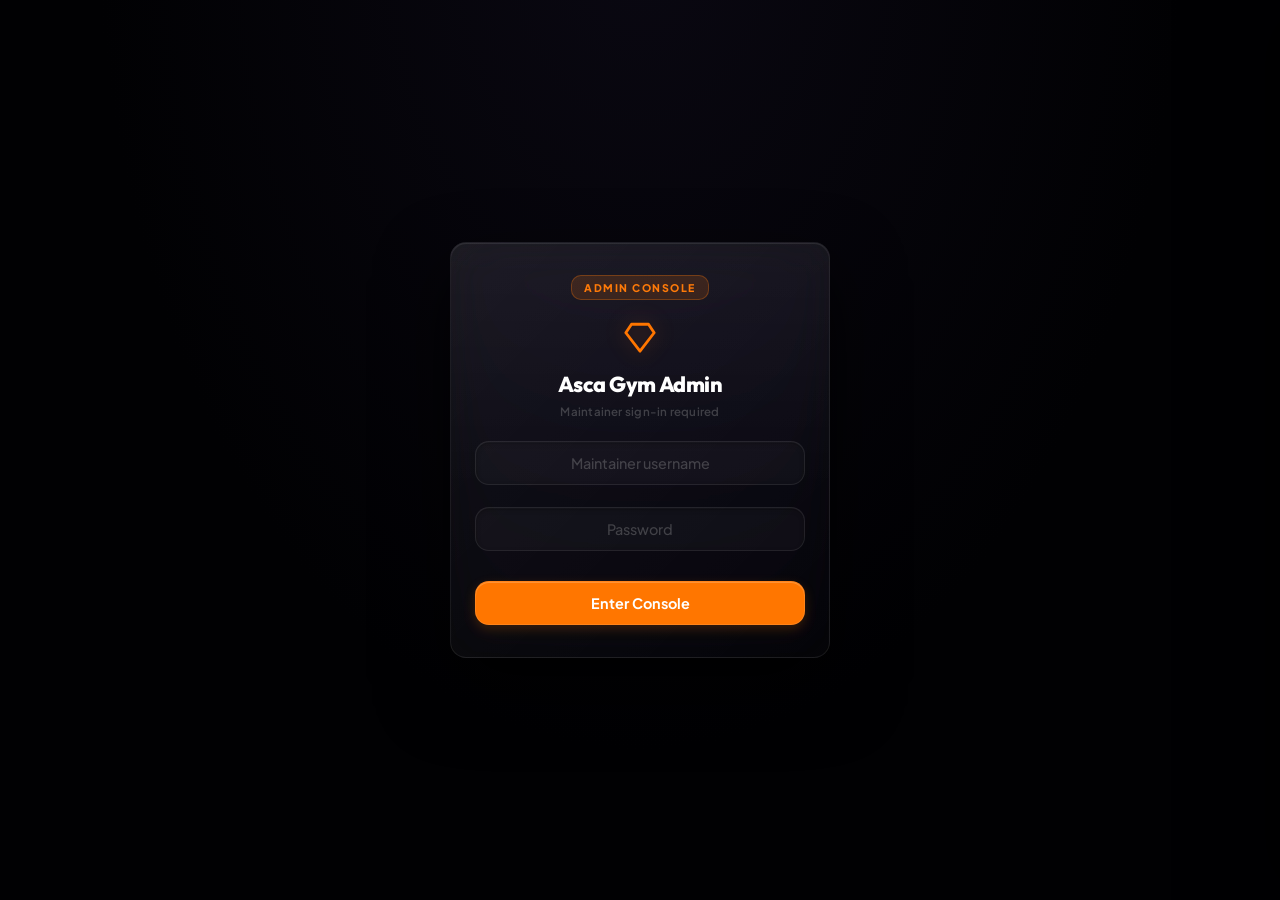
<file: src/admin.html>
<!DOCTYPE html>
<html lang="en">
<head>
  <meta charset="UTF-8">
  <meta name="viewport" content="width=device-width, initial-scale=1, viewport-fit=cover">
  <meta name="description" content="Asca Gym — Admin Console">
  <meta name="theme-color" content="#000000">
  <title>Asca Gym · Admin</title>
  <link rel="stylesheet" href="style.css">
  <link rel="icon" href="data:image/svg+xml,<svg xmlns='http://www.w3.org/2000/svg' viewBox='0 0 24 24' fill='none' stroke='%23FF7600' stroke-width='2'><path d='M6 3h12l4 6-10 13L2 9z'/></svg>">
  <style>
    /* ── Admin console layout (reuses the app's glass design tokens) ── */
    html, body { height: auto; min-height: 100dvh; overflow: auto; display: block; }
    body { background: radial-gradient(ellipse at 50% -10%, #0a0812 0%, #010103 60%); color: var(--t-1); }

    .admin-shell { max-width: 1240px; margin: 0 auto; padding: calc(24px + var(--sat)) 20px 60px; }

    /* Sign-in gate */
    .admin-gate { min-height: 100dvh; display: flex; align-items: center; justify-content: center; padding: 24px; }
    .admin-gate .lock-card { width: 100%; max-width: 380px; }
    .admin-gate-badge {
      display: inline-flex; align-items: center; gap: 6px; margin: 0 auto 14px;
      padding: 5px 12px; border-radius: var(--r-full);
      background: var(--accent-bg); border: 1px solid var(--border-glow);
      font-size: 0.66rem; font-weight: 800; letter-spacing: 0.14em; text-transform: uppercase; color: var(--accent);
    }

    /* Header */
    .admin-head { display: flex; align-items: center; justify-content: space-between; gap: 16px; margin-bottom: 26px; flex-wrap: wrap; }
    .admin-head-brand { display: flex; align-items: center; gap: 12px; }
    .admin-head-brand svg { width: 26px; height: 26px; color: var(--accent); filter: drop-shadow(0 0 8px rgba(255,118,0,0.5)); }
    .admin-head-title { font-family: var(--ff-title); font-size: 1.5rem; font-weight: 800; letter-spacing: -0.02em; }
    .admin-head-title em { font-family: var(--ff-serif); font-style: italic; font-weight: 400; color: var(--t-2); }
    .admin-head-right { display: flex; align-items: center; gap: 10px; }
    .admin-whoami { font-size: 0.78rem; font-weight: 700; color: var(--t-2); }
    .admin-whoami b { color: var(--accent); }

    /* Overview stat cards */
    .admin-overview { display: grid; grid-template-columns: repeat(4, 1fr); gap: 14px; margin-bottom: 26px; }
    .admin-stat { padding: 18px 20px; }
    .admin-stat-label { font-size: 0.7rem; font-weight: 700; text-transform: uppercase; letter-spacing: 0.06em; color: var(--t-3); }
    .admin-stat-val { font-family: var(--ff-title); font-size: 2rem; font-weight: 800; margin-top: 6px; letter-spacing: -0.02em; }
    .admin-stat-sub { font-size: 0.72rem; font-weight: 600; color: var(--t-3); margin-top: 2px; }

    .admin-section-title { font-family: var(--ff-title); font-size: 1.05rem; font-weight: 800; margin: 30px 0 12px; letter-spacing: -0.01em; }
    .admin-grid { display: grid; grid-template-columns: 1.6fr 1fr; gap: 20px; align-items: start; }

    /* Toolbar */
    .admin-toolbar { display: flex; gap: 10px; align-items: center; margin-bottom: 14px; flex-wrap: wrap; }
    .admin-search { position: relative; flex: 1; min-width: 200px; }
    .admin-search input { width: 100%; }
    .admin-count-pill { font-size: 0.72rem; font-weight: 700; color: var(--t-3); }

    /* Users table */
    .admin-table-wrap { overflow-x: auto; -webkit-overflow-scrolling: touch; }
    table.admin-table { width: 100%; border-collapse: collapse; font-size: 0.82rem; }
    .admin-table thead th {
      text-align: left; font-size: 0.66rem; text-transform: uppercase; letter-spacing: 0.06em;
      color: var(--t-3); font-weight: 800; padding: 10px 12px; white-space: nowrap;
      border-bottom: 1px solid var(--border-light); cursor: pointer; user-select: none;
    }
    .admin-table thead th.num { text-align: right; }
    .admin-table thead th .sort-caret { opacity: 0.5; font-size: 0.7em; margin-left: 3px; }
    .admin-table tbody td { padding: 11px 12px; border-bottom: 1px solid rgba(255,255,255,0.05); vertical-align: middle; white-space: nowrap; }
    .admin-table tbody td.num { text-align: right; font-family: var(--ff-mono); font-weight: 600; }
    .admin-table tbody tr { cursor: pointer; transition: background 0.15s; }
    .admin-table tbody tr:hover { background: rgba(255,255,255,0.04); }
    .admin-user-cell { display: flex; align-items: center; gap: 10px; }
    .admin-avatar { width: 34px; height: 34px; border-radius: 50%; flex-shrink: 0; overflow: hidden; display: flex; align-items: center; justify-content: center; font-weight: 800; font-size: 0.8rem; color: #fff; }
    .admin-avatar img { width: 100%; height: 100%; object-fit: cover; }
    .admin-user-meta { display: flex; flex-direction: column; line-height: 1.2; }
    .admin-user-name { font-weight: 700; }
    .admin-user-id { font-size: 0.72rem; color: var(--t-3); }
    .admin-pill { display: inline-block; padding: 2px 8px; border-radius: var(--r-full); font-size: 0.7rem; font-weight: 800; }
    .admin-pill.hot { background: var(--c-green-bg); color: var(--c-green); }
    .admin-pill.warm { background: var(--c-orange-bg); color: var(--c-orange); }
    .admin-pill.cold { background: rgba(255,255,255,0.06); color: var(--t-3); }
    .admin-empty { padding: 40px 20px; text-align: center; color: var(--t-3); font-weight: 600; }

    /* Activity monitor */
    .admin-activity { max-height: 620px; overflow-y: auto; scrollbar-width: thin; }
    .admin-act-item { display: flex; align-items: center; gap: 12px; padding: 11px 4px; border-bottom: 1px solid rgba(255,255,255,0.05); }
    .admin-act-body { flex: 1; min-width: 0; }
    .admin-act-line1 { font-size: 0.82rem; font-weight: 700; }
    .admin-act-line1 span { color: var(--t-3); font-weight: 600; }
    .admin-act-line2 { font-size: 0.72rem; color: var(--t-3); margin-top: 1px; }
    .admin-act-vol { font-family: var(--ff-mono); font-weight: 700; font-size: 0.82rem; color: var(--accent); white-space: nowrap; }

    /* Detail drawer */
    .admin-drawer-bg { position: fixed; inset: 0; background: rgba(0,0,0,0.6); backdrop-filter: blur(14px); -webkit-backdrop-filter: blur(14px); z-index: 900; display: none; }
    .admin-drawer-bg.open { display: block; }
    .admin-drawer {
      position: fixed; top: 0; right: 0; height: 100dvh; width: min(560px, 100vw);
      background: linear-gradient(180deg, #14121c 0%, #0a0810 100%);
      border-left: 1px solid var(--border-light); z-index: 901;
      transform: translateX(100%); transition: transform 0.35s var(--spring);
      display: flex; flex-direction: column; box-shadow: -20px 0 60px rgba(0,0,0,0.6);
    }
    .admin-drawer.open { transform: translateX(0); }
    .admin-drawer-head { padding: calc(20px + var(--sat)) 22px 16px; border-bottom: 1px solid var(--border-light); display: flex; align-items: center; gap: 14px; }
    .admin-drawer-head .admin-avatar { width: 52px; height: 52px; font-size: 1.2rem; }
    .admin-drawer-close { margin-left: auto; }
    .admin-drawer-body { flex: 1; overflow-y: auto; padding: 20px 22px calc(30px + var(--sab)); }
    .admin-mini-stats { display: grid; grid-template-columns: repeat(4, 1fr); gap: 10px; margin-bottom: 22px; }
    .admin-mini-stat { text-align: center; padding: 12px 6px; background: var(--glass-2); border: 1px solid var(--border-light); border-radius: var(--r-s); }
    .admin-mini-stat-val { font-family: var(--ff-title); font-size: 1.25rem; font-weight: 800; }
    .admin-mini-stat-label { font-size: 0.64rem; text-transform: uppercase; letter-spacing: 0.05em; color: var(--t-3); font-weight: 700; margin-top: 2px; }
    .admin-wo { padding: 12px 14px; background: var(--glass-2); border: 1px solid var(--border-light); border-radius: var(--r-s); margin-bottom: 8px; }
    .admin-wo-head { display: flex; align-items: center; justify-content: space-between; gap: 8px; }
    .admin-wo-date { font-weight: 800; font-size: 0.86rem; }
    .admin-wo-type { font-size: 0.68rem; font-weight: 800; padding: 2px 9px; border-radius: var(--r-full); }
    .admin-wo-meta { font-size: 0.74rem; color: var(--t-3); margin-top: 4px; font-weight: 600; }
    .admin-loading { text-align: center; color: var(--t-3); padding: 30px; font-weight: 700; }

    @media (max-width: 900px) {
      .admin-overview { grid-template-columns: repeat(2, 1fr); }
      .admin-grid { grid-template-columns: 1fr; }
    }
    @media (max-width: 480px) {
      .admin-overview { grid-template-columns: repeat(2, 1fr); gap: 10px; }
      .admin-mini-stats { grid-template-columns: repeat(2, 1fr); }
    }
  </style>
</head>
<body>

<!-- Sign-in gate -->
<div class="admin-gate" id="adminGate">
  <div class="lock-card card glass-card">
    <div class="lock-header">
      <div class="admin-gate-badge">Admin Console</div>
      <svg class="brand-logo" viewBox="0 0 24 24" fill="none" stroke="currentColor" stroke-width="2" stroke-linecap="round" stroke-linejoin="round" style="width:34px;height:34px;color:var(--accent);margin:0 auto 10px;display:block">
        <path d="M6 3h12l4 6-10 13L2 9z"/>
      </svg>
      <div class="lock-title">Asca Gym Admin</div>
      <div class="lock-subtitle" id="adminGateSub">Maintainer sign-in required</div>
    </div>
    <div class="lock-setup-form" style="display:flex">
      <div class="input-group" style="width:100%;margin-bottom:6px">
        <input type="text" class="lock-input" id="adminUser" placeholder="Maintainer username" autocomplete="username" autocapitalize="off" autocorrect="off" style="text-align:center">
      </div>
      <div class="input-group" style="width:100%;margin-bottom:6px">
        <input type="password" class="lock-input" id="adminPass" placeholder="Password" autocomplete="current-password" style="text-align:center">
      </div>
      <p class="lock-setup-desc" id="adminGateErr" style="display:none;color:#FF453A"></p>
      <button class="lock-btn" id="adminSignIn" style="margin-top:8px">Enter Console</button>
    </div>
  </div>
</div>

<!-- Dashboard -->
<div class="admin-shell" id="adminShell" style="display:none">
  <div class="admin-head">
    <div class="admin-head-brand">
      <svg viewBox="0 0 24 24" fill="none" stroke="currentColor" stroke-width="2" stroke-linecap="round" stroke-linejoin="round"><path d="M6 3h12l4 6-10 13L2 9z"/></svg>
      <div class="admin-head-title">Asca <em>Admin</em></div>
    </div>
    <div class="admin-head-right">
      <span class="admin-whoami" id="adminWhoami"></span>
      <button class="btn btn-secondary btn-sm" id="adminRefresh">Refresh</button>
      <button class="btn btn-secondary btn-sm" id="adminSignOut">Sign out</button>
    </div>
  </div>

  <div class="admin-overview" id="adminOverview"></div>

  <div class="admin-grid">
    <div>
      <div class="admin-section-title">Athletes</div>
      <div class="admin-toolbar">
        <div class="admin-search input-group search-input-wrap">
          <svg class="search-icon" viewBox="0 0 24 24" fill="none" stroke="currentColor" stroke-width="2.5" stroke-linecap="round" stroke-linejoin="round"><circle cx="11" cy="11" r="8"/><line x1="21" y1="21" x2="16.65" y2="16.65"/></svg>
          <input type="text" class="input-field search-input" id="adminSearch" placeholder="Search athletes…" autocapitalize="off" autocorrect="off">
        </div>
        <span class="admin-count-pill" id="adminUserCount"></span>
      </div>
      <div class="card glass-card" style="padding:8px 8px 4px">
        <div class="admin-table-wrap">
          <table class="admin-table" id="adminTable">
            <thead>
              <tr>
                <th data-sort="name">Athlete</th>
                <th data-sort="workouts" class="num">Workouts</th>
                <th data-sort="vol" class="num">Volume</th>
                <th data-sort="score" class="num">Score</th>
                <th data-sort="followers" class="num">Followers</th>
                <th data-sort="ts" class="num">Last active</th>
              </tr>
            </thead>
            <tbody id="adminTableBody"></tbody>
          </table>
        </div>
      </div>
    </div>

    <div>
      <div class="admin-section-title">Live Activity Monitor</div>
      <div class="card glass-card">
        <div class="admin-activity" id="adminActivity"></div>
      </div>
    </div>
  </div>
</div>

<!-- User detail drawer -->
<div class="admin-drawer-bg" id="adminDrawerBg"></div>
<div class="admin-drawer" id="adminDrawer">
  <div class="admin-drawer-head" id="adminDrawerHead"></div>
  <div class="admin-drawer-body" id="adminDrawerBody"></div>
</div>

<script src="firebase-sync.js"></script>
<script src="admin.js"></script>
</body>
</html>
</file>
<file: src/style.css>
/* ═══════════════════════════════════════════════════════════════
   ASCA GYM — Liquid Glass Design System v2.0
   Apple-inspired liquid glass, iridescent refractions, depth blur
   ═══════════════════════════════════════════════════════════════ */
@import url('https://fonts.googleapis.com/css2?family=Outfit:wght@600;700;800;900&family=Playfair+Display:ital,wght@1,500;1,600&family=Plus+Jakarta+Sans:wght@400;600;700;800&family=JetBrains+Mono:wght@500;700&family=Bebas+Neue&display=swap');

:root {
  /* ── Colour channels ─────────────────────────────────────────
     The whole palette is expressed as `rgba(var(--channel), alpha)`
     rather than literal rgba(). Swapping these three lines re-tints
     every glass surface, border, specular highlight and shadow in
     the app at once — which is what makes a second theme a token
     block instead of a second stylesheet. Alphas stay per-rule.   */
  --wht: 255, 255, 255;
  --blk: 0, 0, 0;
  --accent-rgb: 255, 118, 0;

  /* Backgrounds — swapped wholesale by the winter block. */
  --frame-bg: radial-gradient(ellipse at 50% 0%, #111018 0%, #07070a 100%);
  --veil-1: rgba(22, 20, 28, 0.78);
  --veil-2: rgba(8, 8, 10, 0.94);
  --atmos: none;

  /* Aurora blobs: rgb channel + peak alpha, so one token drives both stops. */
  --blob-1: 160, 90, 255;   --blob-1-a: 0.70;
  --blob-2: 255, 80, 160;   --blob-2-a: 0.60;
  --blob-3: 0, 180, 255;    --blob-3-a: 0.55;
  --blob-4: 255, 160, 0;    --blob-4-a: 0.50;

  /* Activity ramp (gym heatmap). */
  --hm-1: rgba(255, 107, 0, 0.20);
  --hm-2: rgba(255, 107, 0, 0.45);
  --hm-3: rgba(255, 107, 0, 0.70);
  --hm-4: var(--accent);

  /* Elevated dark base — off pure black so elevation tiers read. */
  --bg: #0C0C0E;
  
  /* Apple Liquid Glass — True Translucent System */
  --glass-1: rgba(var(--wht), 0.03);
  --glass-2: rgba(var(--wht), 0.05);
  --glass-3: rgba(var(--wht), 0.09);
  --glass-hover: rgba(var(--wht), 0.12);
  --glass-active: rgba(var(--wht), 0.18);
  --glass-card: rgba(var(--wht), 0.03);
  --glass-card-hover: rgba(var(--wht), 0.06);
  --glass-surface: linear-gradient(135deg, rgba(var(--wht), 0.06) 0%, rgba(var(--wht), 0.015) 100%);
  
  /* Specular & Refraction — Apple Liquid Glass */
  --specular-top: inset 0 1px 0 0 rgba(var(--wht), 0.28);
  --specular-edge: inset 0 0 0 0.5px rgba(var(--wht), 0.14);
  --glass-glow: 0 8px 32px rgba(var(--blk), 0.45);
  --glass-shine: inset 0 1px 0 0 rgba(var(--wht), 0.28),
                 inset 0 0 0 0.5px rgba(var(--wht), 0.12);
  
  /* Precision Borders */
  --border-light: rgba(var(--wht), 0.1);
  --border-strong: rgba(var(--accent-rgb), 0.25);
  --border-glow: rgba(var(--accent-rgb), 0.3);

  /* Typography Colors */
  --t-1: #ffffff;
  --t-2: rgba(var(--wht), 0.72);
  --t-3: rgba(var(--wht), 0.45);
  --t-4: rgba(var(--wht), 0.2);

  /* Apple HSL Tailored Colors */
  --c-blue: #0A84FF;
  --c-blue-bg: rgba(10, 132, 255, 0.15);
  --c-green: #30D158;
  --c-green-bg: rgba(48, 209, 88, 0.15);
  --c-orange: #FF9F0A;
  --c-orange-bg: rgba(255, 159, 10, 0.15);
  --c-red: #FF453A;
  --c-red-bg: rgba(255, 69, 58, 0.15);
  --c-purple: #BF5AF2;
  --c-purple-bg: rgba(191, 90, 242, 0.15);
  --c-cyan: #64D2FF;
  --c-cyan-bg: rgba(100, 210, 255, 0.15);
  
  --accent: #FF7600;
  --accent-bg: rgba(var(--accent-rgb), 0.15);
  /* Accented channel for the deep gradient stops/glow shadows that used to
     hardcode the red-orange 255,61,0 — ONE accent family now: --accent plus
     the light tints --accent-hi/--accent-press below. (#591D00 ≈ color-mix(
     in srgb, var(--accent) 35%, black); grayscale under the winter theme,
     like --accent itself.) */
  --accent-press-rgb: 89, 29, 0;
  --accent-hi: color-mix(in srgb, var(--accent) 75%, white);
  --accent-press: color-mix(in srgb, var(--accent) 80%, black);
  
  /* Radius System — iOS 27 Super-Rounded */
  /* Compressed radius scale: gentle curves, nothing balloon-round */
  --r-xs: 6px;
  --r-s: 8px;
  --r-m: 10px;
  --r-l: 14px;
  --r-xl: 16px;
  --r-full: 10px; /* ex-pill: buttons/chips now softly rounded rects */
  
  /* Safe Area */
  --sat: env(safe-area-inset-top, 0px);
  --sab: env(safe-area-inset-bottom, 0px);
  
  /* Easing */
  --spring: cubic-bezier(0.25, 1, 0.5, 1);
  --bounce: cubic-bezier(0.34, 1.56, 0.64, 1);
  --smooth: cubic-bezier(0.4, 0, 0.2, 1);
  --arc-settle: cubic-bezier(0.25, 1, 0.5, 1);

  /* Motion durations — one scale, so any future retiming happens here. */
  --dur-fast: 150ms;
  --dur-med:  300ms;
  --dur-slow: 500ms;

  /* ── Motion recipe ──────────────────────────────────────────────
     Tappables share ONE recipe: --dur-fast ease for colour/opacity/
     shadow, --dur-fast --spring (transform) for movement, and this
     press value on :active. Call-sites compose the tokens below —
     nothing hardcodes its own 0.2s/scale anymore.
       .tappable { transition: background-color var(--dur-fast) ease, …,
                             transform var(--dur-fast) var(--spring), opacity var(--dur-fast) ease; }
       .tappable:active { transform: scale(var(--press-scale)); }     */
  --press-scale: 0.96;

  /* The ONE consolidated interactive transition — replaces the ~25 copy-
     pasted six-property strings this sheet grew. Standard variants: colors
     get --smooth with no easing on transform; slower (springy) variants
     get ease on colors, --spring on transform. */
  --t-ui: background-color var(--dur-fast) var(--smooth),
          border-color var(--dur-fast) var(--smooth),
          color var(--dur-fast) var(--smooth),
          box-shadow var(--dur-fast) var(--smooth),
          transform var(--dur-fast) var(--smooth),
          opacity var(--dur-fast) var(--smooth);
  --t-ui-slow: background-color var(--dur-med) ease,
               border-color var(--dur-med) ease,
               color var(--dur-med) ease,
               box-shadow var(--dur-med) ease,
               transform var(--dur-med) var(--spring),
               opacity var(--dur-med) ease;
  /* Podium-card bounce variant (medal pop) — keep it its own recipe so
     the bounce stays deliberate, not ambient. */
  --t-ui-slow-bounce: background-color var(--dur-med) ease,
               border-color var(--dur-med) ease,
               color var(--dur-med) ease,
               box-shadow var(--dur-med) ease,
               transform var(--dur-med) var(--bounce),
               opacity var(--dur-med) ease;

  /* Spacing — 4px base; the arc/settle spacing story rides these, not
     one-off pixel values spread across the sheet. */
  --space-1: 4px;
  --space-2: 8px;
  --space-3: 12px;
  --space-4: 16px;
  --space-5: 20px;
  --space-6: 24px;
  --space-8: 32px;

  /* Type scale — collapsed from the 41 ad-hoc sizes the sheet grew into.
     The values below cover every use today; anything between them is a
     legacy one-off the next Stage 2 touch will normalize. */
  --text-xs:      0.68rem;  /* labels, hints */
  --text-s:       0.82rem;  /* body-small */
  --text-m:       0.98rem;  /* body */
  --text-l:       1.25rem;  /* card titles */
  --text-xl:      2rem;     /* view titles */
  --text-display: 3.25rem;  /* Arc masthead number */

  /* Glass recipe — split into its three parts so themes can de-gloss in
     one place. Every backdrop-filter call-site composes these directly:
       backdrop-filter: blur(var(--glass-blur)) saturate(var(--glass-sat)) brightness(var(--glass-bright))
     (There's deliberately no --glass-recipe token: custom-property values
     are computed once, so a composite would freeze its parts at parse time
     and ignore theme overrides.) */
  --glass-blur: 20px;
  --glass-sat:  190%;
  --glass-bright: 1.1;
  
  /* Fonts */
  --ff-sans: 'Plus Jakarta Sans', -apple-system, sans-serif;
  --ff-serif: 'Playfair Display', Georgia, serif;
  --ff-title: 'Outfit', sans-serif;
  --ff-mono: 'JetBrains Mono', monospace;
  /* Same as --ff-title in Classic (no visual change); Winter Arc swaps it
     for a condensed, heavier display face — see the winter block below. */
  --ff-arc-display: var(--ff-title);

  /* Kept-on-purpose legacy names (css.js audits declared vars). --r-md is the
     value two older call-sites already fall back to when unset. */
  --r-md: var(--r-l);

  /* ── Elevation tiers ─────────────────────────────────────────────
     Three real depths, not a continuous scale. Classic runs lifted &
     glossy; the winter block below flattens toward charcoal-on-charcoal.
     Specificity stays low: components consume the token, not a stack. */
  --elev-1: var(--glass-shine), /* hairline specular, same as cards today */
            var(--glass-glow);
  --elev-2: inset 0 1px 0 0 rgba(var(--wht), 0.32),
            inset 0 0 0 0.5px rgba(var(--wht), 0.16),
            0 20px 56px rgba(var(--blk), 0.60);   /* floating: toast, sheet, modal, set-editor */
}

/* ── Winter Arc Tokens ─────────────────────────────────────────
   The seasonal skin. Same token NAMES as :root, cold values — so
   every one of the ~3900 lines below is already theme-aware and
   needs no winter-specific rule. Set on <html data-theme="winter">
   by the pre-paint script in index.html, so the login screen is
   already winter before the payload unpacks.

   Concept: the world is cold and still; your streak is the only warm
   thing on the screen. --arc-ember is the ONE warm colour and is
   reserved for streaks, day counters and completion moments. Using it
   anywhere else dilutes the whole idea.

   Semantic colours (danger red, success green, medals, rank tiers)
   are deliberately NOT remapped — a red error is red in winter.     */
:root[data-theme="winter"] {
  /* "Locked in" — the whole theme reads like the Monk Mode screen now,
     not a decorative ice skin: darker ground, quieter glass, a serious
     condensed display face. What used to be a bright aurora wash is now
     closer to a held breath — visible, cold, and mostly still. */

  /* Re-tint every glass surface, border, specular and shadow at once.
     Near-monochrome: white, grey, black. Colour is a functional signal
     now (the streak flame, and only the streak flame), not a brand. */
  --wht: 214, 220, 227;          /* cool grey-white, desaturated */
  --blk: 1, 3, 6;                /* near-black */
  --accent-rgb: 226, 231, 236;   /* near-white grey — was glacier cyan */

  --bg: #020407;

  --accent: #E2E7EC;             /* buttons, active states, progress fills — grey-white, not a hue */
  --accent-2: #5B6068;           /* muted slate grey — was aurora violet */
  --accent-3: #666B72;           /* muted grey — was frost mint */
  /* The one exception: fire stays warm. Reserved for the streak flame
     ONLY (see .arc-streak-flame / .monk-streak-flame) — muted well below
     the original's brightness so it reads as an ember, not a highlight. */
  --arc-ember: #A8724A;
  --arc-ember-rgb: 168, 114, 74;

  --ff-arc-display: 'Bebas Neue', var(--ff-title), sans-serif;

  /* Darker, flatter glass — less "lit from within," more charcoal with a
     hairline edge. Halved the lift and dropped the colour cast entirely. */
  --glass-surface: linear-gradient(135deg, rgba(var(--wht), 0.045) 0%, rgba(var(--wht), 0.012) 60%, rgba(var(--wht), 0.02) 100%);

  /* Corner frost is now a suggestion, not a glow — and grey, not blue. */
  --glass-glow: 0 8px 28px rgba(var(--blk), 0.65),
                inset 5px 5px 12px -14px rgba(var(--wht), 0.22),
                inset -5px -5px 12px -14px rgba(var(--wht), 0.16);

  --t-1: #E9EDF1;

  /* Backgrounds. --frame-bg and --veil-* are consumed by rules that live
     inside the build's inline lock-screen slice, which is how the winter
     ground reaches the login screen without moving any slice boundary.
     A void, not a nebula — no colour cast at all. */
  --frame-bg: radial-gradient(ellipse at 50% -10%, #0A0C10 0%, #030406 55%, #000102 100%);
  --veil-1: rgba(8, 9, 12, 0.86);
  --veil-2: rgba(0, 1, 2, 0.97);
  --atmos: radial-gradient(120% 60% at 20% -10%, rgba(var(--wht), 0.045) 0%, transparent 60%),
           radial-gradient(100% 50% at 85% 5%, rgba(var(--wht), 0.035) 0%, transparent 65%),
           radial-gradient(140% 70% at 50% 110%, rgba(var(--wht), 0.02) 0%, transparent 60%);

  /* Aurora blobs — quieter in winter: just enough presence that the
     background isn't flat, but not a nebula. Muted further from prior. */
  --blob-1: 200, 206, 214;  --blob-1-a: 0.10;
  --blob-2: 150, 155, 163;  --blob-2-a: 0.09;
  --blob-3: 170, 175, 182;  --blob-3-a: 0.06;
  --blob-4: 90, 96, 105;    --blob-4-a: 0.11;

  /* Activity ramp — burrowed: low intensity stays quiet, high intensity hits
     proper winter-white instead of grey-on-grey */
  --hm-1: rgba(var(--wht), 0.16);
  --hm-2: rgba(var(--wht), 0.34);
  --hm-3: rgba(var(--wht), 0.58);
  --hm-4: rgba(var(--wht), 0.92);

  /* c-green / c-cyan are left at their classic values on purpose: they
     colour-code workout day-types and muscle groups elsewhere in the app
     (History, Insights), which is functional, not decorative — recolouring
     them would hurt an existing feature rather than serve this one. */

  /* Completion moments decelerate like cold settling — a longer, heavier
     tail than the UI's everyday --spring. */
  --arc-settle: cubic-bezier(0.16, 1, 0.3, 1);

  /* Winter depth: flatter, closer to raw charcoal. The specular hairline
     stays (that's what keeps glass readable); the ambient glow drops out. */
  --elev-1: var(--glass-shine),
            var(--glass-glow);
  --elev-2: inset 0 1px 0 0 rgba(var(--wht), 0.30),
            inset 0 0 0 0.5px rgba(var(--wht), 0.14),
            0 18px 48px rgba(var(--blk), 0.72);
  /* Colder, tighter glass: less glow, less saturation, still a hint of lift. */
  --glass-sat: 140%;
  --glass-bright: 1.05;
  --glass-blur: 24px;
}

/* ── THEME TOKENS END ── */
/* ^ Load-bearing: build.js slices from ':root {' to this marker to build the
   inline login-screen stylesheet. Everything above ships in <head>; adding a
   third theme means adding a block above this line and nothing else. */

/* ── Reset & Base ─────────────────────────────────────────── */
*, *::before, *::after {
  margin: 0; padding: 0; box-sizing: border-box;
}

html {
  font-size: 16px;
  background-color: var(--bg);
  color: var(--t-1);
  -webkit-font-smoothing: antialiased;
  -webkit-tap-highlight-color: transparent;
  height: 100%;
}

body {
  font-family: var(--ff-sans);
  background-color: var(--bg);
  min-height: 100dvh;
  display: flex;
  justify-content: center;
  align-items: center;
  overflow: hidden;
  height: 100%;
}

/* ── Animated Gradient Mesh Background ──────────────────── */
.gradient-mesh {
  position: absolute;
  inset: 0;
  pointer-events: none;
  z-index: 0;
  overflow: hidden;
  border-radius: inherit;
}

.mesh-blob {
  position: absolute;
  border-radius: 50%;
  filter: blur(80px);
  will-change: transform;
  opacity: 0.95;
}

.blob-1 {
  width: 350px; height: 350px;
  background: radial-gradient(circle, rgba(var(--blob-1), var(--blob-1-a)) 0%, rgba(var(--blob-1), 0) 70%);
  top: -80px; left: -80px;
  animation: meshFloat1 22s ease-in-out infinite;
}

.blob-2 {
  width: 320px; height: 320px;
  background: radial-gradient(circle, rgba(var(--blob-2), var(--blob-2-a)) 0%, rgba(var(--blob-2), 0) 70%);
  bottom: -60px; right: -60px;
  animation: meshFloat2 18s ease-in-out infinite;
}

.blob-3 {
  width: 280px; height: 280px;
  background: radial-gradient(circle, rgba(var(--blob-3), var(--blob-3-a)) 0%, rgba(var(--blob-3), 0) 70%);
  top: 35%; left: 50%;
  animation: meshFloat3 26s ease-in-out infinite;
}

.blob-4 {
  width: 240px; height: 240px;
  background: radial-gradient(circle, rgba(var(--blob-4), var(--blob-4-a)) 0%, rgba(var(--blob-4), 0) 70%);
  top: 60%; left: -20px;
  animation: meshFloat4 20s ease-in-out infinite;
}

@keyframes meshFloat1 {
  0%, 100% { transform: translate(0, 0) scale(1); }
  33% { transform: translate(80px, 60px) scale(1.2); }
  66% { transform: translate(-40px, 100px) scale(0.9); }
}
@keyframes meshFloat2 {
  0%, 100% { transform: translate(0, 0) scale(1); }
  33% { transform: translate(-70px, -50px) scale(1.15); }
  66% { transform: translate(50px, -80px) scale(0.95); }
}
@keyframes meshFloat3 {
  0%, 100% { transform: translate(0, 0) scale(1) rotate(0deg); }
  50% { transform: translate(-60px, 40px) scale(1.1) rotate(30deg); }
}
@keyframes meshFloat4 {
  0%, 100% { transform: translate(0, 0) scale(1); }
  50% { transform: translate(70px, -50px) scale(1.15); }
}

/* ── Mobile Device Frame ───────────────────────────────────── */
.phone-frame {
  position: relative;
  width: 100%;
  height: 100dvh;
  background: var(--frame-bg);
  border: none;
  display: flex;
  flex-direction: column;
  overflow: hidden;
  z-index: 10;
}

@media (min-width: 480px) {
  .phone-frame {
    height: 92vh;
    max-height: 940px;
    min-height: 820px;
    width: 440px;
    border-radius: 20px;
    border: 1.5px solid rgba(var(--wht), 0.1);
    box-shadow: 0 40px 100px rgba(var(--blk), 0.95),
                0 0 80px rgba(100, 60, 200, 0.05),
                inset 0 1px 2px rgba(var(--wht), 0.15);
    margin: 30px auto;
  }
}

/* ── App Header Bar — Apple Liquid Glass ──────────────────── */
.app-header {
  position: sticky;
  top: 0;
  z-index: 50;
  display: flex;
  justify-content: space-between;
  align-items: center;
  padding: calc(16px + var(--sat)) 16px 12px 16px;
  background: linear-gradient(180deg, rgba(var(--wht), 0.06) 0%, rgba(var(--wht), 0.02) 100%);
  backdrop-filter: blur(var(--glass-blur)) saturate(var(--glass-sat)) brightness(var(--glass-bright));
  -webkit-backdrop-filter: blur(var(--glass-blur)) saturate(var(--glass-sat)) brightness(var(--glass-bright));
  border-bottom: 1px solid rgba(var(--wht), 0.08);
  box-shadow: var(--specular-top), 0 4px 20px rgba(var(--blk), 0.25);
}

.brand { display: flex; align-items: center; gap: 8px; }

.brand-logo {
  width: 22px; height: 22px;
  color: var(--accent);
  filter: drop-shadow(0 0 8px rgba(var(--accent-rgb), 0.5));
}

.brand-text {
  font-family: var(--ff-title);
  font-weight: 800; font-size: 1.16rem;
  letter-spacing: -0.02em;
}

.brand-serif {
  font-family: var(--ff-serif);
  font-style: italic; font-weight: 400;
  margin-left: -2px; color: var(--t-2);
}

.status-badge {
  /* The header SYNCED/OFFLINE pill is removed from view by design — the
     element must stay in the DOM because app.js drives #dConn/#dConnT
     (it doubles as the sync-retry button), so suppress it here on the
     class rather than deleting the markup. The base rule's
     `display: flex` is the only visible-path display value, and !important
     holds it hidden through every hover/active/pressed state. */
  display: none !important;
  align-items: center; gap: 8px;
  background: var(--glass-2);
  border: 1px solid var(--border-light);
  padding: 6px 12px; border-radius: var(--r-full);
  font-size: 0.7rem; font-weight: 700;
  text-transform: uppercase; letter-spacing: 0.05em;
  cursor: pointer; transition: var(--t-ui-slow);
  box-shadow: var(--specular-top);
}

.icon-cloud { width: 14px; height: 14px; color: var(--t-3); transition: color 0.3s; }

.status-dot {
  width: 6px; height: 6px; border-radius: 50%;
  background-color: var(--t-3);
  transition: background-color 0.3s, box-shadow 0.3s;
}

.status-badge.on { color: var(--c-green); border-color: rgba(48, 209, 88, 0.25); background-color: var(--c-green-bg); }
.status-badge.on .icon-cloud { color: var(--c-green); }
.status-badge.on .status-dot { background-color: var(--c-green); box-shadow: 0 0 8px var(--c-green); }
.status-badge.off { color: var(--t-3); }

/* ── Content Views ───────────────────────────────────────── */
.views-container {
  position: relative; z-index: 1; flex: 1;
  overflow-y: auto; overflow-x: hidden;
  /* Bottom clearance must cover the FLOATING bar's full footprint —
     58px pill + 10px float offset + the active-tab indicator that hangs
     ~8px below the Account chip — plus one row of visual breathing room
     so the last card never kisses the glass. */
  padding: 16px 16px calc(106px + var(--sab)) 16px;
  scroll-behavior: smooth;
  scrollbar-width: none;
}
.views-container::-webkit-scrollbar { display: none; }

.view {
  display: none; opacity: 0;
  flex-direction: column; gap: var(--space-4);
}
.view.on {
  display: flex;
  animation: viewSlideIn 0.4s var(--spring) forwards;
}

@keyframes viewSlideIn {
  from { opacity: 0; transform: translateY(20px) scale(0.98); }
  to { opacity: 1; transform: translateY(0) scale(1); }
}

/* The .view flex gap (--space-4) separates header from content; the 6px
   here is the header's own breathing room on top of that rhythm. */
.view-header { margin-bottom: 6px; }

.view-title {
  font-family: var(--ff-title);
  font-size: 2rem; font-weight: 800;
  letter-spacing: -0.03em;
  margin-bottom: 4px;
}

.view-subtitle {
  font-size: 0.82rem; font-weight: 500;
  color: var(--t-3);
}

/* ── Apple Liquid Glass Cards ─────────────────────────────── */
.card, .glass-card {
  background: var(--glass-surface);
  backdrop-filter: blur(var(--glass-blur)) saturate(var(--glass-sat)) brightness(var(--glass-bright));
  -webkit-backdrop-filter: blur(var(--glass-blur)) saturate(var(--glass-sat)) brightness(var(--glass-bright));
  border: 1px solid rgba(var(--wht), 0.075);
  border-radius: var(--r-l);
  padding: var(--space-4);
  box-shadow: var(--elev-1);
  position: relative;
  overflow: hidden;
  transition: transform var(--dur-med) var(--spring), border-color var(--dur-med), box-shadow var(--dur-med);
}

.setup-card {
  overflow: visible !important;
  z-index: 100 !important;
}

.card::before {
  content: '';
  position: absolute; top: 0; left: 0; right: 0;
  height: 60%;
  background: linear-gradient(180deg, rgba(var(--wht), 0.04), transparent);
  pointer-events: none;
}

@media (hover: hover) and (pointer: fine) {
  .card:hover {
    border-color: rgba(var(--wht), 0.14);
    background: linear-gradient(135deg, rgba(var(--wht), 0.09) 0%, rgba(var(--wht), 0.03) 100%);
    box-shadow: var(--elev-2);
  }
}

/* ── Workout Heatmap Calendar ────────────────────────────── */
.heatmap-cal-card {
  padding: 14px 16px;
}

.heatmap-cal-header {
  display: flex;
  justify-content: space-between;
  align-items: center;
  margin-bottom: 12px;
}

.heatmap-cal-title {
  font-family: var(--ff-title);
  font-size: 0.68rem; font-weight: 800;
  color: var(--t-3);
  text-transform: uppercase;
  letter-spacing: 0.08em;
}

.heatmap-legend {
  display: flex;
  align-items: center;
  gap: 4px;
  font-size: 0.62rem;
  color: var(--t-4);
  font-weight: 600;
}

.heatmap-legend .heatmap-dot {
  width: 10px;
  height: 10px;
  margin: 0;
}

.heatmap-container {
  display: flex;
  gap: 10px;
  align-items: flex-end;
  margin: 0 auto;
  width: max-content;
  /* On narrow screens the grid is wider than the card: cap the row and
     let .heatmap-main scroll horizontally (auto-scrolled to today in JS)
     while the weekday labels stay pinned. */
  max-width: 100%;
}

.heatmap-main {
  overflow-x: auto;
  min-width: 0;
  scrollbar-width: none;
  -webkit-overflow-scrolling: touch;
  /* last column breathing room so it never sits on the clipped edge */
  padding-right: 6px;
}
.heatmap-main::-webkit-scrollbar { display: none; }

.heatmap-days-labels {
  display: grid;
  grid-template-rows: repeat(7, 10px);
  gap: 3px;
  height: 88px;
  font-size: 0.68rem;
  color: var(--t-4);
  font-weight: 600;
  align-items: center;
  text-align: right;
  margin-right: 4px;
}

.heatmap-main {
  flex: 1;
  position: relative;
}

.heatmap-cal-months {
  position: relative;
  height: 14px;
  font-size: var(--text-xs);
  font-weight: 700;
  color: var(--t-3);
  margin-bottom: 6px;
}

.heatmap-cal-month-label {
  position: absolute;
  white-space: nowrap;
}

.heatmap-cal-grid {
  display: grid;
  /* column count follows the data (grid starts at first workout week) */
  grid-auto-columns: 10px;
  grid-template-rows: repeat(7, 10px);
  grid-auto-flow: column;
  gap: 3px;
  width: max-content;
  height: 88px;
}

.heatmap-dot {
  width: 10px; height: 10px;
  border-radius: 2px;
  background: rgba(var(--wht), 0.04);
  transition: var(--t-ui-slow);
}

@media (hover: hover) and (pointer: fine) {
  .heatmap-dot:hover {
    transform: scale(1.3);
    z-index: 10;
    box-shadow: 0 0 8px rgba(var(--wht), 0.5);
  }
}

.heatmap-dot.lvl-0 { background: rgba(var(--wht), 0.04); }
.heatmap-dot.lvl-1 { background: rgba(var(--wht), 0.22); }
.heatmap-dot.lvl-2 { background: rgba(var(--wht), 0.50); }
.heatmap-dot.lvl-3 { background: rgba(var(--wht), 0.90); }

.heatmap-dot.selected {
  outline: 1.5px solid var(--accent);
  outline-offset: 1px;
  transform: scale(1.1);
  z-index: 5;
}

.heatmap-day-details {
  margin-top: 12px;
  padding: 10px 14px;
  background: rgba(var(--wht), 0.03);
  border-radius: 8px;
  border: 1px solid rgba(var(--wht), 0.05);
  font-size: 0.68rem;
  color: var(--t-2);
  transition: var(--t-ui);
  min-height: 36px;
  display: flex;
  align-items: center;
  justify-content: center;
  font-weight: 500;
}

/* ── Volume Widget ───────────────────────────────────────── */
.volume-widget {
  display: flex;
  justify-content: space-between;
  align-items: center;
  padding: 16px 20px;
}

.vol-widget-label {
  font-family: var(--ff-title);
  font-size: 0.82rem; font-weight: 700;
  color: var(--t-2);
  display: block;
}

.vol-widget-period {
  font-size: 0.68rem; font-weight: 600;
  color: var(--t-3);
}

.vol-widget-right {
  display: flex; align-items: baseline; gap: 3px;
}

.vol-widget-value {
  font-family: var(--ff-mono);
  font-weight: 800;
  color: var(--t-1);
  font-size: clamp(1.35rem, 1.15rem + 1vw, 1.85rem);
}

.vol-widget-unit {
  font-size: 0.85rem; font-weight: 600;
  color: var(--t-3);
}

/* ── Weekly Progress Ring ────────────────────────────────── */
.insights-top-row {
  display: grid;
  grid-template-columns: 140px 1fr;
  gap: 12px;
}

.progress-ring-card {
  display: flex;
  flex-direction: column;
  align-items: center;
  justify-content: center;
  padding: 16px 10px;
}

.progress-ring-wrap {
  position: relative;
  width: 90px; height: 90px;
  display: flex; align-items: center; justify-content: center;
}

.progress-ring-svg {
  position: absolute; inset: 0;
  width: 100%; height: 100%;
  transform: rotate(-90deg);
}

.ring-bg {
  fill: none;
  stroke: rgba(var(--wht), 0.06);
  stroke-width: 6;
}

.ring-fill {
  fill: none;
  stroke: var(--accent);
  stroke-width: 6;
  stroke-linecap: round;
  transition: stroke-dashoffset 1s var(--spring);
  filter: drop-shadow(0 0 6px rgba(var(--accent-rgb), 0.4));
}

.ring-center {
  display: flex; align-items: baseline; gap: 2px;
  position: relative; z-index: 2;
}

.ring-value {
  font-family: var(--ff-mono);
  font-weight: 800;
  color: var(--t-1);
  /* fluid: compact on phones, full on tablets/desktop */
  font-size: clamp(1.3rem, 1.1rem + 0.9vw, 1.6rem);
}

.ring-label {
  font-size: 0.72rem; font-weight: 700;
  color: var(--t-3);
}

.ring-meta {
  text-align: center;
  margin-top: 6px;
}

.ring-title {
  font-family: var(--ff-title);
  font-size: 0.72rem; font-weight: 800;
  color: var(--t-2);
  text-transform: uppercase;
  letter-spacing: 0.04em;
  display: block;
}

.ring-sub {
  font-size: 0.62rem; font-weight: 600;
  color: var(--t-3);
}

/* Stats mini grid beside ring */
.stats-mini-grid {
  display: grid;
  grid-template-columns: 1fr 1fr;
  gap: 10px;
}

/* ── Form Inputs ──────────────────────────────────────────── */
.form-row {
  display: grid;
  grid-template-columns: 1.1fr 1fr;
  gap: 12px; margin-bottom: var(--space-4);
}

.input-group { display: flex; flex-direction: column; gap: 6px; }

.input-label {
  font-size: 0.72rem; font-weight: 700;
  color: var(--t-2);
  text-transform: uppercase;
  letter-spacing: 0.08em;
  padding-left: 2px;
}

.input-field {
  background: rgba(var(--wht), 0.04);
  backdrop-filter: blur(var(--glass-blur)) saturate(var(--glass-sat)) brightness(var(--glass-bright));
  -webkit-backdrop-filter: blur(var(--glass-blur)) saturate(var(--glass-sat)) brightness(var(--glass-bright));
  border: 1px solid rgba(var(--wht), 0.06);
  border-radius: var(--r-m);
  padding: 13px 16px;
  color: var(--t-1);
  font-size: 0.95rem; font-weight: 500;
  outline: none;
  transition: var(--t-ui-slow);
  -webkit-appearance: none;
  box-shadow: var(--specular-top),
              inset 0 2px 4px rgba(var(--blk), 0.25);
  /* 44px hit floor (HIG): 22×2.36 ≈ 52px rendered, no visual change */
  min-height: 44px;
  box-sizing: border-box;
}

.input-field:focus {
  background: rgba(var(--wht), 0.08);
  border-color: var(--accent);
  box-shadow: var(--specular-top),
              0 0 0 3px var(--accent-bg),
              0 0 16px rgba(var(--accent-rgb), 0.12);
}

.input-field::placeholder { color: var(--t-4); }

select.input-field {
  background-image: url("data:image/svg+xml,%3Csvg xmlns='http://www.w3.org/2000/svg' width='16' height='16' viewBox='0 0 24 24' fill='none' stroke='rgba(255,255,255,0.4)' stroke-width='2.5' stroke-linecap='round'%3E%3Cpolyline points='6 9 12 15 18 9'/%3E%3C/svg%3E");
  background-repeat: no-repeat;
  background-position: right 14px center;
  padding-right: 36px;
}

.search-group { margin-top: 4px; }
.search-wrap { position: relative; width: 100%; }

.search-icon {
  position: absolute; left: 16px; top: 50%;
  transform: translateY(-50%);
  color: var(--t-3);
  pointer-events: none;
  display: flex; align-items: center;
  z-index: 2;
}
.search-icon svg { width: 16px; height: 16px; }
.search-wrap .input-field {
  width: 100%; padding-left: 42px;
  border-radius: var(--r-xl);
  background: rgba(var(--wht), 0.05);
  backdrop-filter: blur(var(--glass-blur)) saturate(var(--glass-sat)) brightness(var(--glass-bright));
  -webkit-backdrop-filter: blur(var(--glass-blur)) saturate(var(--glass-sat)) brightness(var(--glass-bright));
  border: 1px solid rgba(var(--wht), 0.08);
  box-shadow: var(--glass-shine),
              var(--glass-glow);
}
.search-wrap .input-field:focus {
  background: rgba(var(--wht), 0.08);
  border-color: var(--accent);
  box-shadow: var(--glass-shine),
              0 0 0 3px var(--accent-bg),
              0 0 20px rgba(var(--accent-rgb), 0.15);
}

/* Dropdown */
.dropdown {
  position: absolute; top: calc(100% + 10px);
  left: 0; right: 0;
  background: rgba(var(--blk), 0.72);
  backdrop-filter: blur(var(--glass-blur)) saturate(var(--glass-sat)) brightness(var(--glass-bright));
  -webkit-backdrop-filter: blur(var(--glass-blur)) saturate(var(--glass-sat)) brightness(var(--glass-bright));
  border: 1px solid rgba(var(--wht), 0.10);
  border-radius: var(--r-l);
  padding: 8px;
  max-height: 250px;
  overflow-y: auto;
  z-index: 1000 !important;
  display: none;
  box-shadow: var(--glass-shine),
              0 24px 60px rgba(var(--blk), 0.65);
}
.dropdown.open {
  display: block;
  animation: dropdownFadeIn 0.25s var(--spring);
}
@keyframes dropdownFadeIn {
  from { opacity: 0; transform: translateY(-10px) scale(0.98); }
  to { opacity: 1; transform: translateY(0) scale(1); }
}

.dd-group {
  font-size: 0.62rem; font-weight: 800;
  color: var(--t-3); text-transform: uppercase;
  letter-spacing: 0.08em;
  padding: 10px 10px 4px 10px;
  border-bottom: 1px solid rgba(var(--wht),0.03);
}

.dd-item {
  padding: 11px 12px;
  border-radius: var(--r-m);
  display: flex; align-items: center; gap: 10px;
  cursor: pointer; transition: var(--t-ui);
  font-weight: 500; font-size: 0.9rem;
}

@media (hover: hover) and (pointer: fine) {
  .dd-item:hover, .dd-item.active {   background: var(--glass-3); color: var(--t-1); 
  }
}

.dd-badge {
  font-size: 0.58rem; font-weight: 800;
  padding: 3px 7px; border-radius: var(--r-full);
  text-transform: uppercase; letter-spacing: 0.02em;
}

.badge-pull { background: var(--c-blue-bg); color: var(--c-blue); }
.badge-push { background: var(--c-red-bg); color: var(--c-red); }
.badge-legs { background: var(--c-green-bg); color: var(--c-green); }
.badge-shoulders { background: var(--c-orange-bg); color: var(--c-orange); }
.badge-core { background: var(--c-purple-bg); color: var(--c-purple); }
.badge-new { background: var(--glass-2); border: 1px dashed var(--t-3); color: var(--t-2); }

/* ── Active Set Editor — iOS 27 Glass ──────────────────── */
.editor {
  background: var(--glass-surface);
  backdrop-filter: blur(var(--glass-blur)) saturate(var(--glass-sat)) brightness(var(--glass-bright));
  -webkit-backdrop-filter: blur(var(--glass-blur)) saturate(var(--glass-sat)) brightness(var(--glass-bright));
  border: 1px solid rgba(var(--wht), 0.075);
  border-radius: var(--r-l);
  margin-top: 18px;
  display: none;
  animation: setEditorOpen 0.35s var(--spring);
  box-shadow: var(--elev-1);
}
@keyframes setEditorOpen {
  from { opacity: 0; transform: translateY(12px) scale(0.98); }
  to { opacity: 1; transform: translateY(0) scale(1); }
}

.editor-header {
  display: flex; justify-content: space-between;
  align-items: center;
  margin-bottom: 16px; padding-bottom: 12px;
  border-bottom: 1px solid var(--border-light);
}

.editor-title {
  font-family: var(--ff-title);
  font-size: 1.12rem; font-weight: 700;
  color: var(--accent);
}

.btn-close {
  background: transparent; border: none;
  color: var(--t-3); cursor: pointer;
  display: flex; align-items: center; justify-content: center;
  width: 30px; height: 30px;
  border-radius: 50%;
  transition: var(--t-ui);
}
.btn-close svg { width: 16px; height: 16px; }

@media (hover: hover) and (pointer: fine) {
  .btn-close:hover {   background: var(--glass-2); color: var(--t-1); 
  }
}

.sets-grid-container {
  display: flex; flex-direction: column;
  gap: 8px; margin-bottom: var(--space-4);
}

.set-row-container {
  display: flex; flex-direction: column;
  margin-bottom: 8px; padding-bottom: 8px;
  border-bottom: 1px solid rgba(var(--wht), 0.03);
}
.set-row-container:last-child { border-bottom: none; margin-bottom: 0; padding-bottom: 0; }

.set-grid-main {
  display: grid;
  grid-template-columns: 30px 1.4fr 1.1fr 24px 30px;
  gap: 8px; align-items: center;
}
/* Column header mirrors .set-grid-main so "Weight"/"Reps" sit over their
   inputs now that the grid carries a third interactable column. */
.set-col-header {
  display: grid;
  grid-template-columns: 30px 1.4fr 1.1fr 24px 30px;
  gap: 8px; margin-bottom: 6px; align-items: center; text-align: center;
}

/* ── Set-type chip (W/N/D/F) ─────────────────────────────────
   One tap cycles the set's purpose. Warm-up is visually quarantined so
   the athlete sees "this one doesn't count" before it hits the math. */
.set-type-btn {
  width: 24px; height: 32px; border-radius: var(--r-xs);
  background: rgba(var(--wht), 0.03);
  border: 1px solid var(--border-light);
  color: var(--t-3); font-family: var(--ff-mono);
  font-size: 0.6rem; font-weight: 700;
  cursor: pointer; transition: var(--t-ui);
  display: flex; align-items: center; justify-content: center;
  padding: 0;
}
.set-type-btn:active { transform: scale(0.9); }
@media (hover: hover) and (pointer: fine) {
  .set-type-btn:hover { color: var(--t-1); border-color: var(--t-3); }
}
.set-type-excluded {
  background: rgba(var(--wht), 0.015);
  color: var(--c-orange); border-color: rgba(255, 159, 10, 0.3);
  border-style: dashed; opacity: 0.85;
}

/* ── Ghost "Last:" chip ──────────────────────────────────────
   The one-tap completion prompt. Lives inside .set-notes-wrap so it
   shares the off-side indent; tucks into its own row above note tags. */
.set-hint-row { display: flex; margin-top: 3px; min-height: 0; }
.set-ghost-chip {
  background: rgba(var(--accent-rgb), 0.06);
  border: 1px dashed rgba(var(--accent-rgb), 0.25);
  color: var(--t-3);
  padding: 2px 8px; border-radius: var(--r-full);
  font-family: var(--ff-mono); font-size: 0.62rem; font-weight: 600;
  cursor: pointer; transition: var(--t-ui);
  white-space: nowrap; outline: none;
  display: inline-flex; gap: 4px; align-items: center;
}
.set-ghost-chip:active { transform: scale(0.97); }
@media (hover: hover) and (pointer: fine) {
  .set-ghost-chip:hover { background: rgba(var(--accent-rgb), 0.12); color: var(--t-1); border-color: rgba(var(--accent-rgb), 0.4); }
}
.set-ghost-label { color: var(--accent); font-weight: 800; font-size: 0.55rem; text-transform: uppercase; letter-spacing: 0.06em; }

.set-notes-wrap { padding-left: 38px; padding-right: 38px; margin-top: 4px; }

.set-notes-input {
  display: block; width: 100%; background: transparent;
  border: none; border-bottom: 1px dashed rgba(var(--wht), 0.05);
  border-radius: 0;
  padding: 3px 0; color: var(--t-3);
  font-size: 0.78rem; font-weight: 500;
  font-family: inherit; line-height: 1.5;
  text-align: left; outline: none;
  transition: border-color 0.2s, color 0.2s;
  /* auto-growing textarea: JS sets height, no manual resize/scrollbar */
  resize: none; overflow: hidden;
  min-height: 26px;
}
.set-notes-input:focus { border-bottom-color: var(--accent); color: var(--t-1); background: transparent; box-shadow: none; }
.set-notes-input::placeholder { font-size: 0.72rem; color: var(--t-3); opacity: 0.65; }

.set-label {
  font-size: 0.62rem; font-weight: 800;
  color: var(--t-3); text-transform: uppercase;
  letter-spacing: 0.08em; text-align: center;
}

.set-input {
  width: 100%; height: 36px;
  background: var(--glass-2);
  border: 1px solid var(--border-light);
  border-radius: var(--r-xs);
  padding: 0 4px; color: var(--t-1);
  font-family: var(--ff-mono);
  font-size: 0.95rem; font-weight: 600;
  text-align: center; outline: none;
  transition: var(--t-ui); -webkit-appearance: none;
}
.set-input:focus { border-color: var(--accent); background: var(--glass-3); box-shadow: 0 0 8px var(--accent-bg); }

.set-del {
  width: 32px; height: 36px;
  border: none; background: transparent;
  color: var(--t-4); font-size: 1.1rem;
  border-radius: var(--r-xs);
  cursor: pointer; display: flex; align-items: center; justify-content: center;
  transition: var(--t-ui);
}
.set-del svg { width: 14px; height: 14px; transition: transform 0.2s; }

@media (hover: hover) and (pointer: fine) {
  .set-del:hover svg, .set-del:active svg {   transform: scale(1.1); 
  }
}

@media (hover: hover) and (pointer: fine) {
  .set-del:hover, .set-del:active {   background: rgba(255, 69, 58, 0.12); color: var(--c-red); 
  }
}

.stepper-wrap {
  display: flex;
  background: var(--glass-2);
  border: 1px solid var(--border-light);
  border-radius: var(--r-xs);
  overflow: hidden; height: 36px; align-items: center;
}

.stepper-btn {
  width: 34px; height: 100%;
  background: transparent; border: none;
  color: var(--t-3); font-size: 1.1rem; font-weight: 700;
  cursor: pointer; transition: var(--t-ui);
  display: flex; align-items: center; justify-content: center;
}

@media (hover: hover) and (pointer: fine) {
  .stepper-btn:hover {   background: var(--glass-3); color: var(--t-1); 
  }
}
.stepper-btn:active { transform: scale(0.85); background: rgba(var(--wht), 0.06); }

.stepper-wrap .set-input {
  border: none; border-radius: 0;
  border-left: 1px solid var(--border-light);
  border-right: 1px solid var(--border-light);
  height: 100%; padding: 0;
}

.add-set-btn {
  width: 100%; padding: 12px;
  background: transparent;
  border: 1.5px dashed var(--border-light);
  border-radius: var(--r-s);
  color: var(--t-2); font-weight: 600; font-size: 0.88rem;
  cursor: pointer;
  display: flex; align-items: center; justify-content: center; gap: 8px;
  transition: var(--t-ui);
}
.add-set-btn svg { width: 14px; height: 14px; }

@media (hover: hover) and (pointer: fine) {
  .add-set-btn:hover {   border-color: var(--t-3); color: var(--t-1); background: var(--glass-1); 
  }
}

.editor-actions { margin-top: var(--space-4); }

/* ── Buttons — Glossy Glass ──────────────────────────────── */
.btn {
  display: inline-flex; align-items: center; justify-content: center; gap: 8px;
  font-family: var(--ff-sans); font-weight: 700;
  border: none; cursor: pointer;
  transition: var(--t-ui-slow);
  user-select: none; outline: none;
  position: relative;
}
.btn:active { transform: scale(var(--press-scale)); }

.btn-primary {
  background: linear-gradient(135deg, rgba(var(--accent-rgb), 0.35) 0%, rgba(var(--accent-press-rgb), 0.2) 100%);
  backdrop-filter: blur(var(--glass-blur)) saturate(var(--glass-sat)) brightness(var(--glass-bright));
  -webkit-backdrop-filter: blur(var(--glass-blur)) saturate(var(--glass-sat)) brightness(var(--glass-bright));
  color: #ffffff;
  padding: 14px 22px;
  border-radius: var(--r-full);
  font-size: 0.98rem; font-weight: 700;
  border: 1px solid rgba(var(--accent-rgb), 0.45);
  box-shadow: 
    inset 0 1px 0 0 rgba(var(--wht), 0.4),
    inset 0 0 0 0.5px rgba(var(--wht), 0.15),
    0 6px 24px rgba(var(--accent-press-rgb), 0.25),
    0 0 12px rgba(var(--accent-rgb), 0.2);
  position: relative;
  overflow: hidden;
}
.btn-primary::before {
  content: '';
  position: absolute; top: 0; left: 0; right: 0; height: 50%;
  background: linear-gradient(180deg, rgba(var(--wht), 0.2), transparent);
  border-radius: var(--r-full) var(--r-full) 0 0;
  pointer-events: none;
}

@media (hover: hover) and (pointer: fine) {
  .btn-primary:hover {
    transform: translateY(-2px);
    background: linear-gradient(135deg, rgba(var(--accent-rgb), 0.45) 0%, rgba(var(--accent-press-rgb), 0.25) 100%);
    border-color: rgba(var(--accent-rgb), 0.6);
    box-shadow: 
      inset 0 1px 0 0 rgba(var(--wht), 0.5),
      inset 0 0 0 0.5px rgba(var(--wht), 0.2),
      0 10px 30px rgba(var(--accent-press-rgb), 0.35),
      0 0 20px rgba(var(--accent-rgb), 0.35);
  }
}

.btn-secondary {
  background: linear-gradient(135deg, rgba(var(--wht), 0.08) 0%, rgba(var(--wht), 0.02) 100%);
  backdrop-filter: blur(var(--glass-blur)) saturate(var(--glass-sat)) brightness(var(--glass-bright));
  -webkit-backdrop-filter: blur(var(--glass-blur)) saturate(var(--glass-sat)) brightness(var(--glass-bright));
  border: 1px solid rgba(var(--wht), 0.1);
  color: var(--t-1);
  padding: 11px 18px;
  border-radius: var(--r-full);
  font-size: 0.88rem;
  box-shadow: 
    inset 0 1px 0 0 rgba(var(--wht), 0.25),
    inset 0 0 0 0.5px rgba(var(--wht), 0.1),
    0 4px 12px rgba(var(--blk), 0.25);
}

@media (hover: hover) and (pointer: fine) {
  .btn-secondary:hover {
    background: linear-gradient(135deg, rgba(var(--wht), 0.14) 0%, rgba(var(--wht), 0.04) 100%);
    border-color: rgba(var(--wht), 0.2);
    box-shadow: 
      inset 0 1px 0 0 rgba(var(--wht), 0.35),
      0 6px 16px rgba(var(--blk), 0.35);
  }
}

.btn-ghost {
  background: transparent; color: var(--t-2);
  padding: 6px 12px;
  border-radius: var(--r-xs); font-size: 0.85rem;
}

@media (hover: hover) and (pointer: fine) {
  .btn-ghost:hover {   color: var(--t-1); background: var(--glass-1); 
  }
}

.btn-danger {
  background: linear-gradient(135deg, rgba(255, 69, 58, 0.25) 0%, rgba(255, 69, 58, 0.10) 100%);
  backdrop-filter: blur(var(--glass-blur)) saturate(var(--glass-sat)) brightness(var(--glass-bright));
  -webkit-backdrop-filter: blur(var(--glass-blur)) saturate(var(--glass-sat)) brightness(var(--glass-bright));
  border: 1px solid rgba(255, 69, 58, 0.35);
  color: var(--c-red);
  padding: 11px 18px;
  border-radius: var(--r-full); font-size: 0.88rem;
  box-shadow: 
    inset 0 1px 0 0 rgba(var(--wht), 0.2),
    inset 0 0 0 0.5px rgba(var(--wht), 0.1),
    0 4px 12px rgba(255, 69, 58, 0.1);
}

@media (hover: hover) and (pointer: fine) {
  .btn-danger:hover {
    background: linear-gradient(135deg, rgba(255, 69, 58, 0.35) 0%, rgba(255, 69, 58, 0.15) 100%);
    border-color: rgba(255, 69, 58, 0.55);
    box-shadow: 
      inset 0 1px 0 0 rgba(var(--wht), 0.3),
      0 6px 16px rgba(255, 69, 58, 0.2);
  }
}

.btn-full { width: 100%; }
.btn-sm { padding: 7px 14px; font-size: 0.8rem; }

/* ── Logged Workout Summaries ─────────────────────────────── */
.logged-section { margin-top: 6px; }

.label {
  font-family: var(--ff-title);
  font-size: 0.68rem; font-weight: 800;
  color: var(--t-3); text-transform: uppercase;
  letter-spacing: 0.08em; margin: 4px 2px 12px;
  display: flex; align-items: center; gap: 10px;
}
.label::after {
  content: ''; flex: 1; height: 1px;
  background: linear-gradient(to right, var(--border-light), transparent);
}

.logged-list { display: flex; flex-direction: column; gap: 12px; }

.logged-card {
  background: var(--glass-surface);
  backdrop-filter: blur(var(--glass-blur)) saturate(var(--glass-sat)) brightness(var(--glass-bright));
  -webkit-backdrop-filter: blur(var(--glass-blur)) saturate(var(--glass-sat)) brightness(var(--glass-bright));
  border: 1px solid rgba(var(--wht), 0.075);
  border-radius: var(--r-l);
  padding: 14px 16px;
  position: relative; transition: var(--t-ui);
  box-shadow: var(--elev-1);
}

.logged-header {
  display: flex; justify-content: space-between; align-items: center;
  margin-bottom: 10px;
}

.logged-name {
  font-family: var(--ff-title);
  font-size: 0.98rem; font-weight: 700;
  flex: 1; min-width: 0;
}

.logged-actions {
  display: flex; align-items: center; gap: 6px;
  flex-shrink: 0;
}

.btn-toggle-mode {
  display: inline-flex; align-items: center; gap: 4px;
  background: var(--glass-2);
  backdrop-filter: blur(10px);
  -webkit-backdrop-filter: blur(10px);
  border: 1px solid var(--border-light);
  border-radius: var(--r-full);
  padding: 4px 10px;
  color: var(--t-3);
  font-size: 0.65rem; font-weight: 700;
  cursor: pointer; transition: var(--t-ui); outline: none;
  white-space: nowrap;
}

@media (hover: hover) and (pointer: fine) {
  .btn-toggle-mode:hover {
    background: var(--glass-3);
    color: var(--accent);
    border-color: var(--border-strong);
  }
}
.btn-toggle-mode .toggle-icon {
  width: 11px; height: 11px;
  transition: transform 0.3s var(--spring);
}

@media (hover: hover) and (pointer: fine) {
  .btn-toggle-mode:hover .toggle-icon {
    transform: rotate(180deg);
  }
}

.set-chips { display: flex; flex-wrap: wrap; gap: 6px; }

.chip {
  display: inline-flex; align-items: center; gap: 3px;
  padding: 4px 12px;
  background: linear-gradient(180deg, rgba(var(--wht), 0.05) 0%, rgba(var(--wht), 0.02) 100%);
  border: 1px solid rgba(var(--wht), 0.06);
  border-radius: var(--r-full);
  font-family: var(--ff-mono); font-size: 0.78rem;
  box-shadow: inset 0 1px 0 rgba(var(--wht),0.05), 0 2px 6px rgba(var(--blk),0.15);
  transition: var(--t-ui);
}

@media (hover: hover) and (pointer: fine) {
  .chip:hover {
    border-color: rgba(var(--wht), 0.12);
    background: rgba(var(--wht), 0.06);
    transform: scale(1.02);
  }
}
.chip-w { color: var(--t-1); font-weight: 600; }
.chip-x { color: var(--t-4); font-size: 0.7rem; }
.chip-r { color: var(--accent); font-weight: 700; }
.chip-cardio { border-color: rgba(255, 55, 95, 0.3); }
.chip-cardio .chip-w { color: #FF375F; }

/* Cardio editor rows: min · km · kcal instead of weight × reps */
.cardio-grid-main {
  display: grid;
  grid-template-columns: 30px 1fr 1fr 1fr 28px;
  gap: 8px; align-items: center;
}

/* Secondary cardio metrics: speed · incline · avg HR (+ derived pace) */
.cardio-extra-row {
  display: flex; align-items: flex-end; gap: 8px;
  padding-left: 38px; padding-right: 38px; margin-top: 6px;
  flex-wrap: wrap;
}
.cardio-extra-field { display: flex; flex-direction: column; gap: 2px; flex: 1; min-width: 62px; }
.cardio-extra-field span {
  font-size: var(--text-xs); font-weight: 800; color: var(--t-3);
  text-transform: uppercase; letter-spacing: 0.06em;
}
.cardio-extra-field .set-input { width: 100%; font-size: 0.78rem; padding: 6px 4px; }
.cardio-pace-badge {
  margin-left: auto; align-self: center;
  font-family: var(--ff-mono); font-size: 0.66rem; font-weight: 700;
  color: #FF375F; white-space: nowrap; min-height: 1em;
}
.set-row-container.completed .cardio-extra-row { opacity: 0.45; pointer-events: none; }

.action-row { display: flex; gap: 10px; margin-top: 10px; }
.action-row .btn { flex: 1; }
/* Mid-workout controls: protect the Finish/Discard hit areas on phones —
   52px on the logging flow's session-level commit row. */
@media (max-width: 768px) {
  .action-row .btn { min-height: 52px; padding-top: 14px; padding-bottom: 14px; }
}

/* ── Timeline History ────────────────────────────────────── */
.filter-bar {
  display: flex; gap: 6px;
  overflow-x: auto; padding-bottom: 10px;
  scrollbar-width: none;
}
.filter-bar::-webkit-scrollbar { display: none; }

.filter-chip {
  background: linear-gradient(135deg, rgba(var(--wht), 0.05) 0%, rgba(var(--wht), 0.01) 100%);
  backdrop-filter: blur(var(--glass-blur)) saturate(var(--glass-sat)) brightness(var(--glass-bright));
  -webkit-backdrop-filter: blur(var(--glass-blur)) saturate(var(--glass-sat)) brightness(var(--glass-bright));
  border: 1px solid rgba(var(--wht), 0.07);
  color: var(--t-2);
  padding: 8px 16px;
  border-radius: var(--r-full);
  font-size: 0.8rem; font-weight: 700;
  white-space: nowrap; cursor: pointer;
  transition: var(--t-ui);
  box-shadow: inset 0 1px 0 rgba(var(--wht), 0.15),
              0 3px 8px rgba(var(--blk), 0.15);
}

@media (hover: hover) and (pointer: fine) {
  .filter-chip:hover {
    background: linear-gradient(135deg, rgba(var(--wht), 0.09) 0%, rgba(var(--wht), 0.03) 100%);
    color: var(--t-1);
    border-color: rgba(var(--wht), 0.14);
  }
}
.filter-chip.on {
  background: linear-gradient(135deg, rgba(var(--accent-rgb), 0.22) 0%, rgba(var(--accent-rgb), 0.08) 100%);
  border-color: rgba(var(--accent-rgb), 0.45);
  color: var(--accent);
  box-shadow: inset 0 1px 0 rgba(var(--wht), 0.25),
              0 0 12px rgba(var(--accent-rgb), 0.15);
}

.timeline {
  position: relative;
  padding-left: 20px;
  display: flex; flex-direction: column; gap: 24px;
}
.timeline::before {
  content: ''; position: absolute;
  top: 4px; bottom: 4px; left: 4px;
  width: 1.5px;
  background: linear-gradient(to bottom, var(--accent), var(--border-light) 120px, var(--border-light));
}

.tl-item {
  position: relative;
  opacity: 0; transform: translateY(16px);
  animation: timelineSlideUp 0.45s var(--spring) both;
}
@keyframes timelineSlideUp {
  to { opacity: 1; transform: translateY(0); }
}

.tl-dot {
  position: absolute; left: -20px; top: 24px;
  width: 10px; height: 10px;
  background: var(--accent);
  border: 2px solid var(--bg);
  border-radius: 50%; z-index: 5;
  transform: translateX(-50%);
  box-shadow: 0 0 5px rgba(var(--accent-rgb), 0.5);
}

.tl-card {
  position: relative;
  background: var(--glass-card);
  backdrop-filter: blur(30px) saturate(130%);
  -webkit-backdrop-filter: blur(30px) saturate(130%);
  border: 1px solid var(--border-light);
  border-radius: var(--r-m);
  overflow: hidden;
  transition: var(--t-ui-slow);
  box-shadow: var(--specular-top), 0 4px 16px rgba(var(--blk), 0.25);
}

@media (hover: hover) and (pointer: fine) {
  .tl-card:hover {
    border-color: rgba(var(--accent-rgb), 0.2);
    box-shadow: var(--specular-top), 0 8px 32px rgba(var(--blk), 0.35);
    transform: translateY(-2px);
  }
}
.tl-card.expanded {
  border-color: rgba(var(--accent-rgb), 0.4);
  box-shadow: var(--specular-top), 0 16px 40px rgba(var(--blk), 0.45);
  transform: translateY(0);
}

.tl-header {
  padding: 16px;
  display: flex; justify-content: space-between; align-items: center;
  background: rgba(var(--wht),0.01);
  border-bottom: 1px solid var(--border-light);
  cursor: pointer; user-select: none;
  transition: background-color 0.2s;
}

@media (hover: hover) and (pointer: fine) {
  .tl-header:hover {   background-color: rgba(var(--wht), 0.025); 
  }
}

.tl-expand-chevron {
  width: 16px; height: 16px;
  color: var(--t-3);
  transition: transform 0.35s var(--spring), color 0.2s;
  margin-right: 10px; flex-shrink: 0;
  display: flex; align-items: center; justify-content: center;
}
.tl-card.expanded .tl-expand-chevron { transform: rotate(180deg); color: var(--accent); }

.tl-body-collapsed { display: block; padding: 12px 16px; }
.tl-body-expanded { display: none; padding: 16px; animation: tlOpen 0.32s var(--spring) forwards; }
.tl-card.expanded .tl-body-collapsed { display: none; }
.tl-card.expanded .tl-body-expanded { display: block; }

/* Card "opening like paper": rises into place + the chevron spin already
   up top. Replaces flat fadeIn for this surface only. */
@keyframes tlOpen {
  from { opacity: 0; transform: translateY(-10px); }
  to   { opacity: 1; transform: translateY(0); }
}

.tl-ex-detail {
  margin-bottom: 12px;
  background: rgba(var(--wht), 0.015);
  border: 1px solid rgba(var(--wht), 0.02);
  border-radius: var(--r-m); padding: 12px 14px;
}
.tl-ex-detail:last-child { margin-bottom: 0; }

.tl-ex-detail-name {
  font-family: var(--ff-title);
  font-size: 0.95rem; font-weight: 700;
  color: var(--accent);
}

.tl-ex-detail-sets {
  display: flex; flex-direction: column; gap: 6px; margin-top: 8px;
  /* Long set/notes logs scroll instead of stretching the card forever */
  max-height: 300px; overflow-y: auto;
  -webkit-overflow-scrolling: touch;
}

.tl-set-row {
  display: flex; justify-content: space-between; align-items: center;
  padding: 6px 0;
  border-bottom: 1px dashed rgba(var(--wht), 0.04);
  font-size: 0.8rem; font-family: var(--ff-mono);
}
.tl-set-row:last-child { border-bottom: none; }
.tl-set-idx { color: var(--t-3); font-weight: 600; }
.tl-set-weight-reps { color: var(--t-1); font-weight: 700; margin-right: auto; margin-left: 16px; }
.tl-set-note {
  font-family: var(--ff-sans);
  color: var(--c-orange); font-style: italic; font-size: 0.7rem;
  /* Notes wrap instead of being truncated to a single clipped line */
  white-space: normal; overflow-wrap: anywhere;
  max-width: 46%; text-align: right;
}

.tl-date-group { display: flex; flex-direction: column; gap: 3px; }
.tl-date { font-family: var(--ff-title); font-weight: 800; font-size: 1.05rem; letter-spacing: -0.01em; }

.tl-split-tag {
  display: inline-block;
  font-size: 0.6rem; font-weight: 800;
  padding: 3px 8px; border-radius: var(--r-full);
  text-transform: uppercase; letter-spacing: 0.02em;
  width: fit-content; margin-top: 2px;
  border: 1px solid currentColor;
}

.tl-stats { display: flex; gap: 12px; text-align: right; }
.tl-stat { display: flex; flex-direction: column; }
.tl-stat-v { font-family: var(--ff-mono); font-weight: 700; font-size: 0.88rem; color: var(--c-green); }
.tl-stat-v.tl-stat-cardio { color: #FF375F; }
.tl-stat-l { font-size: 0.58rem; font-weight: 700; text-transform: uppercase; color: var(--t-3); letter-spacing: 0.03em; }

.tl-muscles { display: flex; height: 4px; background: var(--glass-2); width: 100%; }
.tl-m-seg { height: 100%; }

.tl-ex {
  display: flex; justify-content: space-between; align-items: center;
  padding: 12px 0;
  border-bottom: 1px solid var(--border-light);
}
.tl-ex:last-child { border-bottom: none; }
.tl-ex-name { font-size: 0.88rem; font-weight: 600; }
.tl-ex-sets { font-size: 0.75rem; color: var(--t-3); margin-top: 1px; }

.tl-ex-best { display: flex; align-items: center; gap: 5px; font-family: var(--ff-mono); }
.tl-best-icon { color: var(--c-orange); width: 14px; height: 14px; display: flex; align-items: center; }
.tl-best-icon.tl-cardio-icon { color: #FF375F; }
.tl-best-val { font-size: 0.88rem; font-weight: 700; }

/* ── Analytics Dashboard ──────────────────────────────────── */
.stats-mini-grid {
  display: grid;
  grid-template-columns: repeat(2, 1fr);
  gap: 10px;
}

.widget {
  background: var(--glass-card);
  backdrop-filter: blur(25px) saturate(120%);
  -webkit-backdrop-filter: blur(25px) saturate(120%);
  border: 1px solid var(--border-light);
  border-radius: var(--r-m);
  padding: 16px 14px;
  display: flex; flex-direction: column; justify-content: center;
  position: relative; overflow: hidden;
  box-shadow: var(--specular-top), var(--specular-edge);
}
.widget::after {
  content: '';
  position: absolute; top: 0; right: 0;
  width: 80px; height: 80px;
  background: radial-gradient(circle, var(--w-color, var(--glass-3)) 0%, transparent 70%);
  opacity: 0.15; transform: translate(30%, -30%);
}

.w-val {
  font-family: var(--ff-mono);
  font-weight: 800;
  line-height: 1.1; margin-bottom: 3px;
  /* Fluid type: scales from compact phones up to the desktop shell without
     media-query stair-steps. 4.2vw at ~390px ≈ 1.6rem; ≥576px ≈ 1.7rem cap. */
  font-size: clamp(1.25rem, 1.1rem + 0.8vw, 1.7rem);
}
.w-lbl {
  font-size: 0.65rem; font-weight: 700;
  color: var(--t-3); text-transform: uppercase;
  letter-spacing: 0.05em;
}

.w-1 { --w-color: var(--c-blue); }
.w-2 { --w-color: var(--c-green); }
.w-3 { --w-color: var(--c-orange); }
.w-4 { --w-color: var(--c-purple); }

.pr-section { margin-top: 4px; }
.pr-grid { display: flex; flex-direction: column; gap: 10px; }

.pr-card {
  background: var(--glass-card);
  backdrop-filter: blur(25px);
  -webkit-backdrop-filter: blur(25px);
  border: 1px solid var(--border-light);
  border-radius: var(--r-m);
  padding: 12px 16px;
  display: flex; align-items: center; gap: 12px;
  box-shadow: var(--specular-top);
}

.pr-icon {
  width: 38px; height: 38px;
  border-radius: var(--r-s);
  background: linear-gradient(135deg, rgba(255, 159, 10, 0.15), rgba(255, 69, 58, 0.15));
  display: flex; align-items: center; justify-content: center;
  color: var(--c-orange); flex-shrink: 0;
}
.pr-icon svg { width: 18px; height: 18px; }
.pr-details { flex: 1; }
.pr-name { font-family: var(--ff-title); font-size: 0.92rem; font-weight: 700; margin-bottom: 1px; }
.pr-sub { font-size: 0.72rem; color: var(--t-3); }
.pr-score { font-family: var(--ff-mono); font-weight: 800; color: var(--c-orange);
  font-size: clamp(0.95rem, 0.9rem + 0.3vw, 1.15rem); }

/* Analytics Chart */
.chart-card { padding: var(--space-4); min-height: 290px; }
.chart-header { display: flex; justify-content: space-between; align-items: flex-end; margin-bottom: var(--space-4); }
.chart-selectors { display: flex; flex-direction: column; gap: 4px; flex: 1; }

.select-chart-ex {
  background: transparent !important; border: none !important; box-shadow: none !important;
  font-family: var(--ff-title); font-size: 1.1rem; font-weight: 800; color: var(--t-1);
  padding: 0 24px 0 0 !important; background-position: right 8px center !important;
  width: fit-content; max-width: 200px; text-overflow: ellipsis;
}

.select-chart-metric {
  background: transparent !important; border: none !important; box-shadow: none !important;
  font-size: 0.78rem; font-weight: 600; color: var(--t-3);
  padding: 0 20px 0 0 !important; background-position: right 6px center !important;
  width: fit-content;
}

.chart-val-container { text-align: right; }
.chart-val { font-family: var(--ff-mono); font-weight: 800; color: var(--accent);
  font-size: clamp(1.1rem, 0.95rem + 0.7vw, 1.4rem); }
.chart-wrap { width: 100%; height: 170px; position: relative; }
canvas { width: 100%; height: 100%; }

/* ── Settings ────────────────────────────────────────────── */
.destructive-text { color: var(--c-red); }

/* ── Training Partner Card ───────────────────────────────── */
.friend-card { margin-bottom: 20px; }

.friend-header {
  display: flex; justify-content: space-between; align-items: center;
  margin-bottom: 14px;
}
.friend-title-group { display: flex; flex-direction: column; gap: 2px; }
.friend-name { font-family: var(--ff-title); font-size: 1.05rem; font-weight: 700; }
.friend-last-sync { font-size: 0.7rem; color: var(--t-3); }

.friend-header-actions { display: flex; gap: 8px; }

#btnFriendSync.syncing { opacity: 0.55; pointer-events: none; }

.friend-empty { font-size: 0.85rem; color: var(--t-3); padding: 8px 0; }

.friend-compare { display: flex; flex-direction: column; gap: 12px; }

/* ── Weekly Leaderboard ──────────────────────────────────── */
.lb-row {
  display: flex; align-items: center; gap: 10px;
  padding: 10px 8px; border-radius: var(--r-md, 12px);
  transition: background 0.2s;
}

@media (hover: hover) and (pointer: fine) {
  .lb-row:hover {   background: rgba(var(--wht),0.04); 
  }
}
.lb-me {
  background: rgba(255,107,0,0.08);
  border: 1px solid rgba(255,107,0,0.18);
}

@media (hover: hover) and (pointer: fine) {
  .lb-me:hover {   background: rgba(255,107,0,0.12); 
  }
}
.lb-rank {
  width: 26px; height: 26px; border-radius: 50%;
  display: flex; align-items: center; justify-content: center;
  font-size: 0.72rem; font-weight: 800; flex-shrink: 0;
  background: rgba(var(--wht),0.06);
  color: var(--t-2, #aaa);
}
.lb-gold {
  background: linear-gradient(135deg, #FFD700, #FFA500);
  color: #1a1a2e; font-weight: 900;
  box-shadow: 0 0 12px rgba(255,215,0,0.35);
}
.lb-silver {
  background: linear-gradient(135deg, #E9EDF2, #98A2B0);
  color: #1a1a2e; font-weight: 900;
}
.lb-bronze {
  background: linear-gradient(135deg, #E2A16F, #A05A2C);
  color: #1a1a2e; font-weight: 900;
}
.lb-avatar {
  width: 36px; height: 36px; border-radius: 50%;
  display: flex; align-items: center; justify-content: center;
  font-size: 0.85rem; font-weight: 800; color: #fff;
  flex-shrink: 0; text-transform: uppercase;
  box-shadow: 0 2px 8px rgba(var(--blk),0.25);
}
.lb-main { flex: 1; min-width: 0; display: flex; flex-direction: column; gap: 5px; }
.lb-name {
  font-size: 0.82rem; font-weight: 700;
  overflow: hidden; text-overflow: ellipsis; white-space: nowrap;
  display: flex; align-items: center; gap: 6px;
}
.lb-you {
  font-size: 0.58rem; font-weight: 800; letter-spacing: 0.04em;
  text-transform: uppercase; color: var(--accent);
  background: rgba(255,107,0,0.12); padding: 1px 6px;
  border-radius: 8px;
}
.lb-bar {
  height: 5px; border-radius: 3px;
  background: rgba(var(--wht),0.06); overflow: hidden;
}
.lb-fill {
  height: 100%; border-radius: 3px;
  background: linear-gradient(90deg, var(--accent), #FFB300);
  transition: width 0.6s cubic-bezier(0.22, 1, 0.36, 1);
}
.lb-me .lb-fill { background: linear-gradient(90deg, var(--accent), var(--accent-hi)); }
.lb-val {
  font-family: var(--ff-mono, monospace); font-size: 0.78rem;
  font-weight: 700; text-align: right; white-space: nowrap;
  flex-shrink: 0; line-height: 1.2;
}
.lb-val span {
  display: block; font-size: 0.6rem; font-weight: 600;
  color: var(--t-3, #777); letter-spacing: 0;
}

/* ── Activity Feed ─────────────────────────────────────────
   The pre-feed-card list layout was removed with the feed-card switch;
   these keep the pieces the new cards still reuse: the day-type split
   chip, avatars, and the who/when text column. */
.feed-type {
  font-size: 0.58rem; font-weight: 800; letter-spacing: 0.07em;
  text-transform: uppercase; white-space: nowrap; flex-shrink: 0;
  color: var(--dt, var(--accent));
  background: var(--dt-bg, rgba(var(--accent-rgb),0.13));
  border: 1px solid var(--dt-bd, rgba(var(--accent-rgb),0.27));
  padding: 3px 9px; border-radius: 8px;
  margin-right: 2px;
}
.feed-avatar {
  width: 34px; height: 34px; border-radius: 50%;
  display: flex; align-items: center; justify-content: center;
  font-size: 0.82rem; font-weight: 800; color: #fff;
  flex-shrink: 0; text-transform: uppercase;
  box-shadow: 0 2px 8px rgba(var(--blk),0.2);
}
.feed-who { flex: 1; min-width: 0; display: flex; flex-direction: column; gap: 1px; }
.feed-name {
  font-size: 0.82rem; font-weight: 700;
  overflow: hidden; text-overflow: ellipsis; white-space: nowrap;
}
.feed-when { font-size: 0.66rem; color: var(--t-3, #777); font-weight: 500; }

/* ── Strava-style feed cards + kudos/comments + story rings ───── */
.feed-card {
  position: relative;
  display: flex;
  background: var(--glass-2);
  border: 1px solid var(--border-light);
  border-radius: var(--r-m);
  margin-bottom: 12px;
  overflow: hidden;
  transition: transform 0.12s var(--spring), border-color 0.2s;
}
.feed-card:last-child { margin-bottom: 0; }

@media (hover: hover) and (pointer: fine) {
  .feed-card:hover {   border-color: rgba(var(--wht),0.14); 
  }
}
.feed-card-bar { width: 4px; flex-shrink: 0; background: var(--dt, var(--accent)); }
.feed-card-main { flex: 1; min-width: 0; padding: 13px 15px; }
.feed-card-head { display: flex; align-items: center; gap: 11px; cursor: pointer; }

.feed-stats { display: flex; gap: 20px; margin-top: 12px; flex-wrap: wrap; }
.feed-stat { display: flex; flex-direction: column; line-height: 1.1; }
.feed-stat b { font-family: var(--ff-mono); font-size: 1.05rem; font-weight: 800; color: var(--t-1); }
.feed-stat span { font-size: 0.6rem; font-weight: 700; text-transform: uppercase; letter-spacing: 0.04em; color: var(--t-3); margin-top: 3px; }
.feed-stat-pr b { color: #FFB25A; }
.feed-stat-pr span { color: var(--accent); }
.feed-stat-cardio b { color: #FF375F; }
.feed-stat-cardio span { color: rgba(255, 55, 95, 0.7); }

.feed-route { display: flex; align-items: center; gap: 7px; margin-top: 11px; font-size: 0.72rem; font-weight: 600; color: var(--t-2); overflow: hidden; text-overflow: ellipsis; white-space: nowrap; }
.feed-route-dot { width: 7px; height: 7px; border-radius: 50%; flex-shrink: 0; }

.feed-actions { display: flex; align-items: center; gap: 8px; margin-top: 13px; padding-top: 11px; border-top: 1px solid rgba(var(--wht),0.06); }
.feed-act {
  display: inline-flex; align-items: center; gap: 6px;
  background: rgba(var(--wht),0.05); border: 1px solid var(--border-light);
  color: var(--t-2); font-family: var(--ff-sans); font-size: 0.72rem; font-weight: 700;
  padding: 6px 12px; border-radius: var(--r-full); cursor: pointer;
  transition: background 0.18s var(--spring), color 0.18s, transform 0.12s var(--spring);
}
.feed-act svg { width: 15px; height: 15px; }

@media (hover: hover) and (pointer: fine) {
  .feed-act:hover {   background: rgba(var(--wht),0.09); color: var(--t-1); 
  }
}
.feed-act:active { transform: scale(0.92); }
.feed-kudo.on { background: var(--c-red-bg); border-color: rgba(255,69,58,0.4); color: #FF6961; }
.feed-kudo.on svg { fill: #FF453A; stroke: #FF453A; }
.feed-act.pop { animation: kudoPop 0.3s var(--bounce); }
@keyframes kudoPop { 0% { transform: scale(1); } 45% { transform: scale(1.25); } 100% { transform: scale(1); } }
.feed-act-count { font-family: var(--ff-mono); min-width: 8px; text-align: center; }
.feed-openprofile { margin-left: auto; }

.feed-comments { margin-top: 12px; border-top: 1px solid rgba(var(--wht),0.06); padding-top: 12px; }
.cmt-list { display: flex; flex-direction: column; gap: 8px; margin-bottom: 10px; }
.cmt { font-size: 0.78rem; line-height: 1.4; }
.cmt-name { font-weight: 800; color: var(--t-1); margin-right: 6px; }
.cmt-text { color: var(--t-2); }
.cmt-empty { font-size: 0.74rem; color: var(--t-3); font-weight: 600; padding: 2px 0 8px; }
.cmt-compose { display: flex; gap: 8px; }
.cmt-input {
  flex: 1; min-width: 0; background: rgba(var(--wht),0.05);
  border: 1px solid var(--border-light); border-radius: var(--r-full);
  padding: 9px 14px; color: var(--t-1); font-family: var(--ff-sans); font-size: 0.78rem; outline: none;
}
.cmt-input:focus { border-color: var(--border-glow); }
.cmt-send {
  background: var(--accent); border: none; color: #fff; font-weight: 800; font-size: 0.74rem;
  padding: 9px 16px; border-radius: var(--r-full); cursor: pointer; transition: filter 0.18s;
}

@media (hover: hover) and (pointer: fine) {
  .cmt-send:hover {   filter: brightness(1.08); 
  }
}
.cmt-send:disabled { opacity: 0.5; cursor: default; }

/* Expandable full workout breakdown (friend detail) */
.feed-detail {
  margin-top: 12px; padding: 12px 13px; border-radius: var(--r-s);
  background: rgba(var(--blk),0.22); border: 1px solid rgba(var(--wht),0.06);
}
.fd-ex { padding: 8px 0; border-bottom: 1px solid rgba(var(--wht),0.05); }
.fd-ex:first-child { padding-top: 0; }
.fd-ex:last-child { border-bottom: none; padding-bottom: 0; }
.fd-ex-head { display: flex; align-items: baseline; justify-content: space-between; gap: 8px; margin-bottom: 7px; }
.fd-ex-name { font-size: 0.82rem; font-weight: 800; color: var(--t-1); min-width: 0; overflow: hidden; text-overflow: ellipsis; white-space: nowrap; }
.fd-ex-sets { font-size: 0.62rem; font-weight: 700; color: var(--t-3); text-transform: uppercase; letter-spacing: 0.04em; flex-shrink: 0; }
.fd-sets { display: flex; flex-wrap: wrap; gap: 6px; }
.fd-set {
  display: inline-flex; align-items: center; gap: 6px;
  background: rgba(var(--wht),0.05); border: 1px solid var(--border-light);
  border-radius: var(--r-full); padding: 4px 9px 4px 5px; font-size: 0.72rem;
}
.fd-set-idx {
  display: inline-flex; align-items: center; justify-content: center;
  width: 16px; height: 16px; border-radius: 50%;
  background: var(--dt, var(--accent)); color: #fff; font-size: 0.58rem; font-weight: 800; flex-shrink: 0;
}
.fd-set-wr { font-family: var(--ff-mono); font-weight: 700; color: var(--t-1); }
.fd-set-note { font-size: 0.64rem; color: var(--t-3); font-style: italic; white-space: normal; overflow-wrap: anywhere; }
.fd-set { flex-wrap: wrap; }
.fd-sets { max-height: 260px; overflow-y: auto; -webkit-overflow-scrolling: touch; }
.feed-expand .fd-caret { width: 13px; height: 13px; transition: transform 0.2s var(--spring); }
.feed-expand.on { background: var(--dt-bg, rgba(var(--accent-rgb),0.13)); color: var(--dt, var(--accent)); border-color: var(--dt, rgba(var(--accent-rgb),0.3)); }
.feed-expand.on .fd-caret { transform: rotate(180deg); }

/* Instagram-style gradient story ring — bulletproof wrapper (no mask) */
.avatar-ring { display: inline-flex; flex-shrink: 0; border-radius: 50%; line-height: 0; }
.avatar-ring.has-story {
  padding: 2.5px;
  background: conic-gradient(from 40deg, var(--accent), #FF3B77, #BF5AF2, #FF9F0A, var(--accent));
}
.avatar-ring > .feed-avatar, .avatar-ring > .mini-profile-avatar { margin: 0; }
.avatar-ring.has-story > .feed-avatar, .avatar-ring.has-story > .mini-profile-avatar { box-shadow: 0 0 0 2px #0b0910; }
.mp-avatar-ring { margin: 0 auto 10px; }

/* ── Suggested follows — horizontal athlete-card carousel ── */
.suggest-label {
  font-family: var(--ff-title); font-size: 0.68rem; font-weight: 800;
  letter-spacing: 0.08em; text-transform: uppercase; color: var(--t-3);
  margin: 14px 2px 6px;
}
.soc-suggest { text-align: left; margin: 0 auto 16px; }
.sug-row {
  display: flex; gap: 10px; overflow-x: auto;
  padding: 4px 2px 8px;
  scrollbar-width: none; -webkit-overflow-scrolling: touch;
}
.sug-row::-webkit-scrollbar { display: none; }
.sug-card {
  flex: 0 0 116px; display: flex; flex-direction: column;
  align-items: center; gap: 6px; text-align: center;
  padding: 14px 10px 12px;
  border-radius: var(--r-s);
  background: var(--glass-2); border: 1px solid var(--border-light);
}
.sug-avatar {
  width: 52px; height: 52px; border-radius: 50%;
  display: flex; align-items: center; justify-content: center;
  font-size: 1.1rem; font-weight: 800; color: #fff;
  text-transform: uppercase; overflow: hidden;
  box-shadow: 0 3px 10px rgba(var(--blk),0.3);
}
.sug-name {
  font-size: 0.72rem; font-weight: 700; max-width: 100%;
  overflow: hidden; text-overflow: ellipsis; white-space: nowrap;
}
.sug-sub { font-size: 0.58rem; color: var(--t-3); font-weight: 600; margin-top: -2px; }
.sug-card .btn { width: 100%; padding: 6px 10px; font-size: 0.66rem; margin-top: 2px; }

/* ── Social empty state ──────────────────────────────────── */
.soc-empty-card { text-align: center; padding: 40px 24px 32px; }
.soc-empty-icon { font-size: 2.1rem; margin-bottom: 12px; }
.soc-empty-title {
  font-family: var(--ff-title); font-size: 1.08rem; font-weight: 800;
  letter-spacing: -0.01em; margin-bottom: 7px;
}
.soc-empty-sub {
  font-size: 0.78rem; color: var(--t-3); line-height: 1.55;
  max-width: 300px; margin: 0 auto 18px;
}
.soc-empty-card .btn { display: inline-flex; width: auto; padding: 10px 26px; }

/* Tappable rows press in slightly — everything that opens a profile */
.lb-row, .podium-item { cursor: pointer; }
.lb-row:active, .podium-item:active { transform: scale(0.98); }
.lb-row { transition: background 0.2s, transform 0.12s var(--spring); }
.podium-item { transition: transform 0.12s var(--spring); }

/* ── Mutual Follow Chip ──────────────────────────────────── */
.mutual-chip {
  display: inline-flex; align-items: center;
  font-size: 0.56rem; font-weight: 700; letter-spacing: 0.03em;
  text-transform: uppercase;
  color: #38EF7D; background: rgba(56,239,125,0.1);
  padding: 1px 7px; border-radius: 8px;
  margin-left: 6px; vertical-align: middle;
  border: 1px solid rgba(56,239,125,0.18);
  animation: chipPulse 2s ease-out;
}
@keyframes chipPulse {
  0% { box-shadow: 0 0 0 0 rgba(56,239,125,0.4); }
  70% { box-shadow: 0 0 0 6px rgba(56,239,125,0); }
  100% { box-shadow: 0 0 0 0 rgba(56,239,125,0); }
}

/* ── Segmented Tabs (Followers / Following) ──────────────── */
.seg-tabs {
  display: flex; gap: 0;
  background: rgba(var(--blk), 0.25);
  border-radius: 14px;
  padding: 4px; margin: 18px 0 12px;
  border: 1px solid rgba(var(--wht), 0.05);
  box-shadow: inset 0 1px 1px rgba(var(--blk), 0.4);
}
.seg-tab {
  flex: 1; padding: 10px 4px;
  font-size: 0.76rem; font-weight: 700;
  color: var(--t-3); background: none;
  border: none; border-radius: 10px;
  cursor: pointer; transition: var(--t-ui-slow);
  text-align: center; position: relative;
  outline: none;
}
.seg-tab:active { transform: scale(var(--press-scale)); }
.seg-tab.on {
  color: #fff;
  background: linear-gradient(135deg, rgba(var(--wht), 0.08) 0%, rgba(var(--wht), 0.03) 100%);
  border: 1px solid rgba(var(--wht), 0.08);
  box-shadow: 0 4px 12px rgba(var(--blk), 0.4), inset 0 1px 0 rgba(var(--wht), 0.1);
}
.seg-count {
  font-size: 0.64rem; font-weight: 700;
  color: rgba(var(--wht), 0.5);
  background: rgba(var(--wht), 0.08);
  padding: 1px 6px; border-radius: var(--r-full);
  margin-left: 6px; display: inline-block;
  vertical-align: middle;
}
.seg-tab.on .seg-count {
  color: var(--accent);
  background: rgba(255, 107, 0, 0.15);
}

/* ── Leaderboard Metric Tabs ─────────────────────────────── */
.lb-metric-tabs {
  display: flex; gap: 6px; padding: 12px 0 4px;
  overflow-x: auto; scrollbar-width: none;
  -ms-overflow-style: none;
}
.lb-metric-tabs::-webkit-scrollbar { display: none; }
.lb-metric-tab {
  padding: 5px 14px; border-radius: 8px;
  font-size: 0.66rem; font-weight: 700;
  background: rgba(var(--wht),0.04);
  color: var(--t-3, #888);
  border: 1px solid rgba(var(--wht),0.06);
  cursor: pointer; white-space: nowrap;
  transition: var(--t-ui);
  flex-shrink: 0;
}
.lb-metric-tab.on {
  background: linear-gradient(135deg, rgba(255,107,0,0.15), rgba(255,179,0,0.08));
  color: var(--accent);
  border-color: rgba(255,107,0,0.25);
}

/* ── Leaderboard Timeframe Tabs ──────────────────────────── */
.lb-timeframe-tabs {
  display: flex; gap: 4px; padding: 6px 0 12px;
  border-bottom: 1px solid rgba(var(--wht),0.06);
  margin-bottom: 8px;
}
.lb-timeframe-tab {
  flex: 1; padding: 5px 0; border-radius: 6px;
  font-size: 0.62rem; font-weight: 700; text-transform: uppercase; letter-spacing: 0.03em;
  background: rgba(var(--wht),0.02);
  color: var(--t-3, #888);
  border: 1px solid rgba(var(--wht),0.04);
  cursor: pointer; text-align: center;
  transition: var(--t-ui);
}
.lb-timeframe-tab.on {
  background: rgba(var(--wht),0.06);
  color: #fff;
  border-color: rgba(var(--wht),0.1);
  box-shadow: 0 1px 3px rgba(var(--blk),0.2);
}

/* ── Podium (Top 3 Athletes) ─────────────────────────────── */
.lb-podium {
  display: flex; align-items: flex-end; justify-content: center;
  gap: 8px; padding: 16px 0 12px;
  min-height: 130px;
}
.podium-item {
  display: flex; flex-direction: column; align-items: center;
  gap: 4px; flex: 1; max-width: 110px;
  animation: podiumIn 0.5s cubic-bezier(0.34, 1.56, 0.64, 1) both;
}
.podium-item:nth-child(1) { animation-delay: 0.15s; }
.podium-item:nth-child(2) { animation-delay: 0s; }
.podium-item:nth-child(3) { animation-delay: 0.3s; }
@keyframes podiumIn {
  from { opacity: 0; transform: translateY(20px) scale(0.8); }
  to { opacity: 1; transform: translateY(0) scale(1); }
}
.podium-avatar {
  width: 44px; height: 44px; border-radius: 50%;
  display: flex; align-items: center; justify-content: center;
  font-size: 1rem; font-weight: 800; color: #fff;
  text-transform: uppercase; position: relative;
  box-shadow: 0 3px 12px rgba(var(--blk),0.3);
}
.podium-item.rank-1 .podium-avatar {
  width: 56px; height: 56px; font-size: 1.3rem;
  box-shadow: 0 4px 20px rgba(255,215,0,0.35);
}
.podium-medal {
  position: absolute; bottom: -6px; right: -4px;
  width: 20px; height: 20px; border-radius: 50%;
  display: flex; align-items: center; justify-content: center;
  font-size: 0.55rem; font-weight: 900;
  border: 2px solid #0a0a0f;
}
.rank-1 .podium-medal {
  background: linear-gradient(135deg, #FFD700, #FFA500);
  color: #1a1a2e;
  animation: medalShimmer 3s ease-in-out infinite;
}
.rank-2 .podium-medal {
  background: linear-gradient(135deg, #C0C0C0, #E8E8E8);
  color: #333;
}
.rank-3 .podium-medal {
  background: linear-gradient(135deg, #CD7F32, #E8A850);
  color: #1a1a2e;
}
@keyframes medalShimmer {
  0%, 100% { box-shadow: 0 0 6px rgba(255,215,0,0.3); }
  50% { box-shadow: 0 0 16px rgba(255,215,0,0.6); }
}
.podium-name {
  font-size: 0.68rem; font-weight: 700;
  max-width: 90px; overflow: hidden;
  text-overflow: ellipsis; white-space: nowrap;
  text-align: center;
}
.podium-val {
  font-family: var(--ff-mono, monospace);
  font-size: 0.72rem; font-weight: 800;
  color: var(--accent);
}
.podium-val span { font-size: var(--text-xs); color: var(--t-3); font-weight: 600; }
.podium-pedestal {
  width: 100%; border-radius: 8px 8px 0 0;
  margin-top: 4px;
  background: linear-gradient(180deg, rgba(var(--wht),0.08) 0%, rgba(var(--wht),0.02) 100%);
  border: 1px solid rgba(var(--wht),0.06);
  border-bottom: none;
  box-shadow: inset 0 1px 0 rgba(var(--wht),0.1);
}
.rank-1 .podium-pedestal {
  height: 48px;
  background: linear-gradient(180deg, rgba(255,215,0,0.18) 0%, rgba(255,215,0,0.03) 100%);
  border-color: rgba(255,215,0,0.3);
  box-shadow: inset 0 1px 0 rgba(255,215,0,0.2), 0 0 16px rgba(255,215,0,0.1);
}
.rank-2 .podium-pedestal {
  height: 34px;
  background: linear-gradient(180deg, rgba(192,192,192,0.12) 0%, rgba(192,192,192,0.02) 100%);
  border-color: rgba(192,192,192,0.22);
  box-shadow: inset 0 1px 0 rgba(192,192,192,0.15);
}
.rank-3 .podium-pedestal {
  height: 22px;
  background: linear-gradient(180deg, rgba(205,127,50,0.12) 0%, rgba(205,127,50,0.02) 100%);
  border-color: rgba(205,127,50,0.22);
  box-shadow: inset 0 1px 0 rgba(205,127,50,0.15);
}

/* Sparkline inline SVG */
.lb-spark { display: inline-block; width: 54px; height: 18px; vertical-align: middle; margin-left: 6px; }
.lb-spark polyline { fill: none; stroke-width: 1.5; stroke-linecap: round; stroke-linejoin: round; }

/* Leaderboard row staggered entrance animation */
.lb-row {
  display: flex; align-items: center; gap: 10px;
  padding: 10px 12px; border-radius: var(--r-s);
  background: rgba(var(--wht), 0.01);
  border: 1px solid rgba(var(--wht), 0.02);
  transition: var(--t-ui-slow);
  animation: lbSlideIn 0.35s cubic-bezier(0.22, 1, 0.36, 1) both;
  cursor: pointer;
  margin-bottom: 6px;
}
.lb-row:nth-child(1) { animation-delay: 0.05s; }
.lb-row:nth-child(2) { animation-delay: 0.1s; }
.lb-row:nth-child(3) { animation-delay: 0.15s; }
.lb-row:nth-child(4) { animation-delay: 0.2s; }
.lb-row:nth-child(5) { animation-delay: 0.25s; }
@keyframes lbSlideIn {
  from { opacity: 0; transform: translateX(16px); }
  to { opacity: 1; transform: translateX(0); }
}

@media (hover: hover) and (pointer: fine) {
  .lb-row:hover {
    background: rgba(var(--wht), 0.04);
    border-color: rgba(var(--wht), 0.08);
    transform: translateY(-1px);
    box-shadow: 0 4px 12px rgba(var(--blk),0.15);
  }
}
.lb-row:active {
  transform: translateY(0) scale(0.98);
}

/* ── GitHub-style Gym Activity Heatmap ───────────────────── */
.gym-activity-section { margin-bottom: 16px; }
.gym-activity-section:last-child { margin-bottom: 0; }
.gym-activity-header {
  display: flex; align-items: center; gap: 8px;
  margin-bottom: 8px;
}
.gym-activity-score {
  font-family: var(--ff-mono); font-size: 0.72rem; font-weight: 800;
  color: #FFB25A; margin-left: auto; white-space: nowrap;
}
.gym-activity-score span {
  font-family: var(--ff-title); font-size: var(--text-xs); font-weight: 800;
  color: var(--t-3); margin-left: 3px;
  text-transform: uppercase; letter-spacing: 0.1em;
}
.gym-activity-score + .gym-activity-streak { margin-left: 8px; }
.gym-activity-avatar {
  width: 24px; height: 24px; border-radius: 50%;
  display: flex; align-items: center; justify-content: center;
  font-size: 0.6rem; font-weight: 800; color: #fff;
  text-transform: uppercase; flex-shrink: 0;
}
.gym-activity-name { font-size: 0.76rem; font-weight: 700; }
.gym-activity-streak {
  margin-left: auto; font-size: 0.62rem; font-weight: 700;
  color: var(--accent);
}
.gym-heatmap-wrap {
  overflow-x: auto; scrollbar-width: none;
  padding-bottom: 4px;
}
.gym-heatmap-wrap::-webkit-scrollbar { display: none; }
.gym-heatmap-grid {
  display: grid;
  grid-template-rows: repeat(7, 10px);
  grid-auto-flow: column;
  grid-auto-columns: 10px;
  gap: 2px;
  /* max-content so the scroller measures every column (otherwise the
     grid box stops at the container edge and the last column clips);
     right padding keeps the final week off the clipped edge. */
  width: max-content;
  padding-right: 6px;
}
.gym-heatmap-dot {
  width: 10px; height: 10px;
  border-radius: 2px;
  background: rgba(var(--wht),0.04);
  transition: background 0.2s;
}
.gym-heatmap-dot.g-1 { background: var(--hm-1); }
.gym-heatmap-dot.g-2 { background: var(--hm-2); }
.gym-heatmap-dot.g-3 { background: var(--hm-3); }
.gym-heatmap-dot.g-4 { background: var(--hm-4); }
/* Days that included cardio get a pink tint per intensity level */
.gym-heatmap-dot.g-cardio.g-1 { background: rgba(255,55,95,0.25); }
.gym-heatmap-dot.g-cardio.g-2 { background: rgba(255,55,95,0.45); }
.gym-heatmap-dot.g-cardio.g-3 { background: rgba(255,55,95,0.7); }
.gym-heatmap-dot.g-cardio.g-4 { background: #FF375F; }
.gym-heatmap-legend {
  display: flex; align-items: center; gap: 4px;
  justify-content: flex-end; margin-top: 6px;
  font-size: var(--text-xs); color: var(--t-3);
}
.gym-heatmap-legend-dot {
  width: 10px; height: 10px; border-radius: 2px;
}

/* Bare variant (profile hero): no avatar/name — the hero already has them */
.gym-activity-header-bare { justify-content: flex-end; min-height: 0; }

/* Profile-hero activity monitor */
.profile-heatmap { margin: 0 0 14px; text-align: left; }
.profile-heatmap .gym-activity-section { margin-bottom: 0; }

/* ── Head-to-Head Comparison ─────────────────────────────── */
.h2h-picker {
  display: flex; gap: 8px; align-items: center;
  padding-bottom: 12px;
}
.h2h-vs {
  font-size: 0.68rem; font-weight: 900;
  color: var(--t-3); text-transform: uppercase;
  letter-spacing: 0.08em;
}
.h2h-select {
  flex: 1; padding: 8px 12px;
  font-size: 0.76rem; font-weight: 600;
  background: rgba(var(--wht),0.04);
  border: 1px solid rgba(var(--wht),0.08);
  border-radius: var(--r-md, 10px);
  color: #fff; cursor: pointer;
}
.h2h-body { min-height: 40px; }
.h2h-legend {
  display: flex; align-items: center; justify-content: space-between;
  gap: 8px; padding: 2px 2px 10px;
}
.h2h-chip {
  display: flex; align-items: center; gap: 7px;
  padding: 5px 11px 5px 6px; border-radius: var(--r-full);
  background: var(--glass-2); border: 1px solid var(--border-light);
  font-size: 0.72rem; font-weight: 700; min-width: 0;
}
.h2h-chip.a { border-color: rgba(var(--accent-rgb), 0.45); }
.h2h-chip.b { border-color: rgba(10, 132, 255, 0.45); }
.h2h-chip-avatar {
  width: 22px; height: 22px; border-radius: 50%;
  display: flex; align-items: center; justify-content: center;
  font-size: 0.6rem; font-weight: 800; color: #fff;
  text-transform: uppercase; overflow: hidden; flex-shrink: 0;
}
.h2h-chip-name {
  overflow: hidden; text-overflow: ellipsis; white-space: nowrap;
  max-width: 72px;
}
.h2h-chip b { font-family: var(--ff-mono); font-size: 0.74rem; font-weight: 800; }
.h2h-chip.a b { color: var(--accent-hi); }
.h2h-chip.b b { color: #64D2FF; }
.h2h-verdict {
  font-family: var(--ff-title); font-size: 0.58rem; font-weight: 800;
  letter-spacing: 0.1em; text-transform: uppercase; color: var(--t-3);
  text-align: center;
}
.h2h-radar-wrap {
  display: flex; justify-content: center;
  padding: 8px 0 12px;
}
.h2h-radar-wrap svg { max-width: 320px; }
.h2h-stats-grid {
  display: grid; grid-template-columns: 1fr auto 1fr;
  gap: 6px 12px; font-size: 0.74rem;
}
.h2h-stat-label {
  text-align: center; font-weight: 700;
  color: var(--t-3); font-size: 0.62rem;
  text-transform: uppercase; letter-spacing: 0.04em;
}
.h2h-stat-left {
  text-align: right; font-weight: 800;
  font-family: var(--ff-mono, monospace);
}
.h2h-stat-right {
  text-align: left; font-weight: 800;
  font-family: var(--ff-mono, monospace);
}
.h2h-stat-win { color: var(--accent); }
.h2h-stat-win-b { color: var(--c-blue, #0A84FF); }
.h2h-stat-bar {
  height: 4px; border-radius: 2px;
  background: rgba(var(--wht),0.06);
  grid-column: 1 / -1; margin: -2px 0 4px;
  position: relative; overflow: hidden;
}
.h2h-stat-fill-l {
  position: absolute; right: 50%; top: 0; height: 100%;
  border-radius: 2px 0 0 2px;
  background: linear-gradient(270deg, var(--accent), rgba(255,107,0,0.3));
  transition: width 0.5s cubic-bezier(0.22, 1, 0.36, 1);
}
.h2h-stat-fill-r {
  position: absolute; left: 50%; top: 0; height: 100%;
  border-radius: 0 2px 2px 0;
  background: linear-gradient(90deg, #0A84FF, rgba(10,132,255,0.3));
  transition: width 0.5s cubic-bezier(0.22, 1, 0.36, 1);
}

/* ── Mini Profile Bottom Sheet ───────────────────────────── */
.mini-profile-bg {
  position: fixed; inset: 0; z-index: 9990;
  background: rgba(var(--blk),0.5);
  backdrop-filter: blur(4px);
  -webkit-backdrop-filter: blur(4px);
  opacity: 0; visibility: hidden;
  transition: opacity 0.3s, visibility 0.3s;
}
.mini-profile-bg.open { opacity: 1; visibility: visible; }
.mini-profile-sheet {
  position: absolute; bottom: 0; left: 0; right: 0;
  max-height: 70vh; overflow-y: auto;
  background: linear-gradient(180deg, rgba(var(--blk),0.9), rgba(var(--blk),0.98));
  backdrop-filter: blur(30px) saturate(180%);
  -webkit-backdrop-filter: blur(30px) saturate(180%);
  border-radius: 14px 14px 0 0;
  border-top: 1px solid rgba(var(--wht),0.1);
  transform: translateY(100%);
  transition: transform 0.35s cubic-bezier(0.22, 1, 0.36, 1);
  padding: 10px 20px 24px;
}
.mini-profile-bg.open .mini-profile-sheet { transform: translateY(0); }
.mini-profile-handle {
  width: 36px; height: 4px; border-radius: 2px;
  background: rgba(var(--wht),0.2);
  margin: 0 auto 12px;
}
.mini-profile-hero {
  text-align: center; margin-bottom: 16px;
}
.mini-profile-avatar {
  width: 64px; height: 64px; border-radius: 50%;
  display: flex; align-items: center; justify-content: center;
  font-size: 1.5rem; font-weight: 800; color: #fff;
  text-transform: uppercase; margin: 0 auto 10px;
  box-shadow: 0 4px 16px rgba(var(--blk),0.4);
}
.mini-profile-name { font-size: 1.1rem; font-weight: 800; }
.mini-profile-score { color: #FFB25A; font-family: var(--ff-mono); }

/* Instagram-style recent-session tile grid on the profile sheet */
.mini-profile-tiles-wrap { margin-top: 18px; }
.mini-profile-tiles { display: grid; grid-template-columns: repeat(3, 1fr); gap: 8px; margin-top: 10px; }
.mp-tile {
  display: flex; flex-direction: column; gap: 3px;
  padding: 11px 10px; border-radius: var(--r-s);
  background: rgba(var(--wht),0.04); border: 1px solid var(--border-light);
  border-left: 3px solid var(--dt, var(--accent));
}
.mp-tile-type { font-size: 0.58rem; font-weight: 800; text-transform: uppercase; letter-spacing: 0.03em; color: var(--dt, var(--accent)); overflow: hidden; text-overflow: ellipsis; white-space: nowrap; }
.mp-tile-vol { font-family: var(--ff-mono); font-size: 0.92rem; font-weight: 800; color: var(--t-1); }
.mp-tile-vol em { font-size: 0.56rem; font-style: normal; color: var(--t-3); margin-left: 2px; font-weight: 600; }
.mp-tile-date { font-size: 0.6rem; color: var(--t-3); font-weight: 600; }
.mini-profile-user { font-size: 0.72rem; color: var(--t-3); font-weight: 600; margin-top: 2px; }
.mini-profile-bio { font-size: 0.74rem; color: var(--t-2); font-weight: 500; margin-top: 6px; line-height: 1.4; max-width: 260px; margin-left: auto; margin-right: auto; }
.mini-profile-follows { display: flex; justify-content: center; gap: 16px; margin-top: 8px; font-size: 0.72rem; color: var(--t-3); font-weight: 600; }
.mini-profile-follows b { color: #fff; font-weight: 800; }
.mini-profile-mutual { margin-top: 6px; }
.mini-profile-stats {
  display: flex; justify-content: center; gap: 0;
  margin: 14px 0;
}
.mini-profile-stat {
  flex: 1; text-align: center; padding: 0 8px;
  border-left: 1px solid rgba(var(--wht),0.06);
}
.mini-profile-stat:first-child { border-left: none; }
.mini-profile-stat-val { font-size: 1.1rem; font-weight: 800; }
.mini-profile-stat-label { font-size: 0.56rem; font-weight: 700; color: var(--t-3); text-transform: uppercase; letter-spacing: 0.05em; }
.mini-profile-actions { display: flex; gap: 8px; margin-top: 12px; }
.mini-profile-actions .btn { flex: 1; }
.mini-profile-heatmap { margin-top: 16px; }
.mini-profile-heatmap-title {
  font-size: 0.66rem; font-weight: 700; color: var(--t-3);
  text-transform: uppercase; letter-spacing: 0.05em; margin-bottom: 8px;
}

/* ── Follow Button Morphing ──────────────────────────────── */
.user-row .btn {
  transition: background-color var(--dur-fast) var(--bounce), border-color var(--dur-fast) var(--bounce), color var(--dur-fast) var(--bounce), box-shadow var(--dur-fast) var(--bounce), transform var(--dur-fast) var(--bounce), opacity var(--dur-fast) var(--bounce);
}
.user-row .btn:active {
  transform: scale(0.92);
}
.user-row .btn-primary {
  background: linear-gradient(135deg, var(--accent), var(--accent-hi));
  border: none;
}
.user-row .btn-secondary { border: 1px solid rgba(var(--wht),0.15); }

/* ── Apple Liquid Glass Tab Bar — Floating Pill ──────────── */
.bottom-bar {
  position: absolute;
  bottom: calc(10px + var(--sab));
  left: 12px; right: 12px;
  height: 58px;
  background: linear-gradient(180deg, rgba(var(--wht), 0.08) 0%, rgba(var(--wht), 0.02) 100%);
  backdrop-filter: blur(var(--glass-blur)) saturate(var(--glass-sat)) brightness(var(--glass-bright));
  -webkit-backdrop-filter: blur(var(--glass-blur)) saturate(var(--glass-sat)) brightness(var(--glass-bright));
  border: 1px solid rgba(var(--wht), 0.12);
  border-radius: var(--r-xl);
  display: grid;
  /* ＋ moved to a right-edge floating FAB; nav is a clean equal-width row. */
  grid-template-columns: repeat(4, 1fr);
  align-items: center;
  column-gap: 2px;
  padding: 0 8px;
  z-index: 50;
  box-shadow: inset 0 1px 0 rgba(var(--wht), 0.25),
              inset 0 0 0 0.5px rgba(var(--wht), 0.1),
              0 8px 32px rgba(var(--blk), 0.55);
}
/* Arc ON → 5 equal view slots (Home Arc Social Insights Profile);
   Arc hidden → 4 (Social/Insights/Profile fill the 4 tracks). */
[data-arc="on"] .bottom-bar,
[data-theme="winter"] .bottom-bar {
  grid-template-columns: repeat(5, 1fr) !important;
}
/* Tabs fill their tracks inside the grid */
.bottom-bar > [data-v="Home"] { grid-column: 1; grid-row: 1; }
.bottom-bar > [data-v="Arc"]  { grid-column: 2; grid-row: 1; }
.bottom-bar > [data-v="Soc"]  { grid-column: 3; grid-row: 1; }
.bottom-bar > [data-v="Ana"]  { grid-column: 4; grid-row: 1; }
.bottom-bar > [data-v="Set"]  { grid-column: 5; grid-row: 1; }

.bot-btn {
  display: flex; flex-direction: column; align-items: center; justify-content: center;
  gap: 2px;
  background: none; border: none;
  color: var(--t-3); font-size: 0.58rem;
  font-weight: 700; font-family: var(--ff-sans);
  cursor: pointer; transition: var(--t-ui-slow);
  width: 100%;
  height: 46px;
  min-height: 44px;
  padding: 6px 4px;
  border-radius: var(--r-m); outline: none;
  position: relative;
  z-index: 2;
}
/* force the same hit area for every tab so a wider track doesn't distort
   the visual pill; the lens stays pinned to the actual icon+label center. */

.tab-icon {
  width: 20px; height: 20px;
  transition: var(--t-ui-slow);
  color: var(--t-3);
  position: relative;
  z-index: 2;
}

/* Active state: text switches to accent. No enlargement; the lens and the
   icon's accent color are sufficient signal. */
.bot-btn.on { color: var(--t-1); }
.bot-btn.on .tab-icon { color: var(--accent); filter: drop-shadow(0 0 6px rgba(var(--accent-rgb), 0.4)); }
.bot-btn:active .tab-icon { transform: scale(0.88); }

.nav-lens {
  position: absolute;
  width: 48px;
  height: 40px;
  border-radius: 12px;
  background: linear-gradient(135deg, rgba(var(--accent-rgb), 0.16) 0%, rgba(var(--accent-rgb), 0.06) 100%);
  backdrop-filter: blur(12px) brightness(1.2) saturate(140%);
  -webkit-backdrop-filter: blur(12px) brightness(1.2) saturate(140%);
  border: 1px solid rgba(var(--accent-rgb), 0.3);
  box-shadow: inset 0 1.5px 0 rgba(var(--wht), 0.35),
              inset 0 -1px 0 rgba(var(--blk), 0.15),
              0 0 16px rgba(var(--accent-rgb), 0.15),
              0 4px 10px rgba(var(--blk), 0.25);
  z-index: 1;
  pointer-events: none;
  display: none;
  transform: scale(1);
}

.nav-lens.stretching {
  transform: scale(1.22);
}

/* ── Session Hero Button — center ＋ in the tab bar ──────────────
   An action, not a tab: never carries .on, never gets the nav-lens.
   Breaks out of the pill (larger than the bar, overlapping its top
   edge) so the one thing you do most reads as the one big control. */
.bot-btn-hero {
  position: absolute;
  right: 14px;
  bottom: calc(76px + var(--sab)); /* bar 58px + gap 8px */
  width: 58px; height: 58px;
  border-radius: 50%;
  background: linear-gradient(135deg, var(--accent-hi), var(--accent));
  color: var(--bg);
  box-shadow: 0 10px 26px rgba(var(--accent-rgb), 0.5),
              0 2px 8px rgba(var(--blk), 0.5),
              inset 0 1px 0 rgba(var(--wht), 0.4);
  transition: var(--t-ui-slow);
  z-index: 55; /* above the bottom bar */
}
.bot-btn-hero:active { transform: scale(var(--press-scale)); }
.bot-btn-hero svg {
  width: 24px; height: 24px;
  color: var(--bg);
  filter: drop-shadow(0 1px 1px rgba(var(--wht), 0.25));
}

/* ── Workout Session Overlay — Home's ＋ target ─────────────────
   position:fixed inset:0 (viewport-fixed; the phone frame carries a
   transform that would break fixed descendants, so app.js appends
   the overlay to <body> at boot). Solid --bg, no blur: data surfaces
   stay flat so the glass navbar visually floats above a clean sheet. */
.session-overlay {
  position: fixed; inset: 0;
  z-index: 80;
  display: flex; flex-direction: column;
  background: var(--bg);
  transform: translateY(100%);
  transition: transform 0.35s cubic-bezier(0.22, 1, 0.36, 1);
  padding-top: var(--sat);
}
.session-overlay.open { transform: translateY(0); }
.session-topbar {
  display: flex; align-items: center; justify-content: space-between;
  padding: 12px 18px;
  border-bottom: 1px solid rgba(var(--wht), 0.08);
  flex-shrink: 0;
}
.session-title {
  font-family: var(--ff-title);
  font-size: 1.3rem; font-weight: 800;
  letter-spacing: -0.02em;
}
.session-subtitle {
  font-size: 0.72rem; font-weight: 600;
  color: var(--t-3); margin-top: 2px;
}
.session-close { flex-shrink: 0; }
.session-body {
  flex: 1; overflow-y: auto;
  padding: 16px 16px calc(24px + var(--sab)) 16px;
  display: flex; flex-direction: column;
  gap: var(--space-4);
  /* inner scroller of a nested column + views-container; claim vertical
     pan explicitly, otherwise iOS sometimes routes the swipe to the
     outer views-container instead. -webkit-overflow-scrolling gives
     momentum to the nested track. */
  touch-action: pan-y;
  -webkit-overflow-scrolling: touch;
  overscroll-behavior: contain;
  min-height: 0; /* flex:1 min-height override so overflow works */
}
.session-body::-webkit-scrollbar { display: none; }

/* ── Home Start-Workout CTA ───────────────────────────────────── */
.start-workout-cta {
  display: flex; align-items: center; justify-content: space-between;
  gap: 12px;
  border-color: var(--border-strong);
}
.start-workout-cta-title { font-weight: 800; font-size: 0.95rem; }
.start-workout-cta-sub { font-size: 0.72rem; color: var(--t-3); margin-top: 2px; }
.start-workout-cta .btn { flex-shrink: 0; padding: 12px 18px; }
.start-workout-cta .btn-icon { font-size: 1.15rem; line-height: 1; font-weight: 600; }
/* Small screens: shrink the CTA — tighter copy, compact button, single line */
@media (max-width: 430px) {
  .start-workout-cta { gap: 8px; }
  .start-workout-cta-title { font-size: 0.85rem; }
  .start-workout-cta-sub { font-size: 0.62rem; margin-top: 1px; }
  .start-workout-cta .btn { padding: 9px 13px; font-size: 0.72rem; white-space: nowrap; }
  .start-workout-cta .btn-icon { font-size: 1rem; }
}
/* Winter: the app is monochrome, so give this one card a quiet ember
   accent — reads as "do this now" without breaking the season. */
[data-theme="winter"] .start-workout-cta {
  border-color: rgba(var(--arc-ember-rgb), 0.4);
  box-shadow: var(--elev-1), 0 0 0 0.5px rgba(var(--arc-ember-rgb), 0.08),
              0 0 20px rgba(var(--arc-ember-rgb), 0.06);
}
[data-theme="winter"] .start-workout-cta .btn-primary {
  background: linear-gradient(135deg, var(--wht) 0%, color-mix(in srgb, var(--wht) 60%, var(--blk)) 100%);
  color: var(--blk);
}

@keyframes glassTabPop {
  from { transform: translate(-50%, -50%) scale(0.5); opacity: 0; }
  to { transform: translate(-50%, -50%) scale(1); opacity: 1; }
}

/* kept the lens; removed the .on 1.1 scale so all tabs stay visually uniform */

/* ── Toast Notifications ───────────────────────────────────── */
.toast-wrap {
  position: fixed; top: calc(15px + var(--sat));
  left: 50%; transform: translateX(-50%);
  z-index: 999;
  display: flex; flex-direction: column; gap: 8px;
  pointer-events: none;
  width: 90%; max-width: 360px;
}

.toast {
  background: rgba(var(--blk), 0.78);
  backdrop-filter: blur(var(--glass-blur)) saturate(var(--glass-sat)) brightness(var(--glass-bright));
  -webkit-backdrop-filter: blur(var(--glass-blur)) saturate(var(--glass-sat)) brightness(var(--glass-bright));
  border: 1px solid var(--border-strong);
  border-radius: var(--r-full);
  padding: 10px 18px;
  display: flex; align-items: center; gap: 10px;
  font-weight: 600; font-size: 0.85rem;
  box-shadow: var(--elev-2);
  color: var(--t-1);
  /* A transition, not a keyframe animation: toasts fire in bursts (log a
     set, hit a PR, save a check-in — three in two seconds is normal),
     and a keyframe restarts from its 0% every time, jarring if a second
     toast's DOM node reuses timing while the first is mid-flight. A
     transition instead retargets smoothly from wherever it currently is.
     Enter is slower and eased-out (arriving, the user's attention moves
     to it); exit is quicker (leaving, the system is just tidying up) —
     asymmetric on purpose, not a rounding accident. */
  opacity: 0;
  transform: translateY(-14px) scale(0.94);
  transition: opacity 0.22s cubic-bezier(0.23, 1, 0.32, 1),
              transform 0.22s cubic-bezier(0.23, 1, 0.32, 1);
}
.toast.show { opacity: 1; transform: translateY(0) scale(1); }
.toast.leave {
  transition: opacity 0.15s ease-out, transform 0.15s ease-out;
  opacity: 0;
  transform: translateY(-8px) scale(0.96);
}

.toast-icon-svg { width: 16px; height: 16px; display: flex; align-items: center; flex-shrink: 0; }
.toast.success { border-color: rgba(48, 209, 88, 0.4); }
.toast.success .toast-icon-svg { color: var(--c-green); }
.toast.error { border-color: rgba(255, 69, 58, 0.4); }
.toast.error .toast-icon-svg { color: var(--c-red); }

/* ── Confirm Modals — iOS 27 Liquid Glass ────────────────── */
.modal-bg {
  position: fixed; inset: 0;
  background: rgba(var(--blk), 0.55);
  backdrop-filter: blur(30px);
  -webkit-backdrop-filter: blur(30px);
  z-index: 900;
  display: none; align-items: center; justify-content: center;
  padding: 20px;
}
.modal-bg.show {
  display: flex;
  animation: fadeIn 0.2s ease forwards;
}

.modal {
  background: linear-gradient(135deg, rgba(var(--wht), 0.08) 0%, rgba(var(--wht), 0.02) 100%);
  backdrop-filter: blur(25px) saturate(190%) brightness(1.1);
  -webkit-backdrop-filter: blur(25px) saturate(190%) brightness(1.1);
  border: 1px solid rgba(var(--wht), 0.1);
  border-radius: var(--r-xl);
  width: 100%; max-width: 340px;
  text-align: center; padding: 28px 24px;
  animation: modalScaleUp 0.3s var(--spring) forwards;
  box-shadow: var(--elev-2);
}

.modal-icon { margin-bottom: 14px; display: flex; justify-content: center; }
.modal-title { font-family: var(--ff-title); font-size: 1.25rem; font-weight: 800; margin-bottom: 6px; }
.modal-msg { font-size: 0.88rem; color: var(--t-2); margin-bottom: 20px; line-height: 1.45; }
.modal-acts { display: flex; gap: 10px; }

@keyframes fadeIn { from { opacity: 0; } to { opacity: 1; } }
@keyframes modalScaleUp {
  from { opacity: 0; transform: scale(0.94) translateY(12px); }
  to { opacity: 1; transform: scale(1) translateY(0); }
}

/* Weight/Level Toggle — iOS 27 Glass */
.toggle-segmented {
  display: flex;
  background: linear-gradient(135deg, rgba(var(--wht), 0.04) 0%, rgba(var(--wht), 0.01) 100%);
  backdrop-filter: blur(var(--glass-blur)) saturate(var(--glass-sat)) brightness(var(--glass-bright));
  -webkit-backdrop-filter: blur(var(--glass-blur)) saturate(var(--glass-sat)) brightness(var(--glass-bright));
  border-radius: var(--r-m);
  padding: 3px; width: fit-content;
  border: 1px solid rgba(var(--wht), 0.06);
  margin-top: 4px;
  box-shadow: inset 0 1px 0 rgba(var(--wht), 0.1),
              0 2px 8px rgba(var(--blk), 0.2);
}

.segment-btn {
  background: transparent;
  border: 1px solid transparent;
  color: var(--t-3);
  font-size: 0.72rem; font-weight: 700;
  padding: 5px 12px; border-radius: var(--r-s);
  cursor: pointer; transition: var(--t-ui); outline: none;
}
.segment-btn.active {
  background: linear-gradient(135deg, rgba(var(--wht), 0.12) 0%, rgba(var(--wht), 0.04) 100%);
  color: var(--accent);
  border-color: rgba(var(--wht), 0.08);
  box-shadow: 0 3px 8px rgba(var(--blk), 0.3),
              inset 0 1px 0 rgba(var(--wht), 0.2);
}

/* Note tags */
.note-tags-row {
  display: flex; gap: 6px; margin-top: 0;
  scrollbar-width: none;
  max-height: 0; opacity: 0; overflow: hidden;
  transition: max-height 0.25s var(--spring), opacity 0.2s ease, margin-top 0.2s ease;
}
/* overflow-x must be re-declared here: the collapsed state's `overflow:
   hidden` shorthand would otherwise keep the open row unscrollable. */
.set-notes-wrap:focus-within .note-tags-row {
  max-height: 30px; opacity: 1; margin-top: 5px;
  overflow-x: auto; overflow-y: hidden;
  -webkit-overflow-scrolling: touch;
}
.note-tags-row::-webkit-scrollbar { display: none; }

.note-tag {
  background: rgba(var(--wht), 0.02);
  border: 1px solid rgba(var(--wht), 0.05);
  color: var(--t-3);
  padding: 1px 6px; border-radius: var(--r-full);
  font-size: 0.6rem; cursor: pointer;
  transition: var(--t-ui); font-weight: 600;
  white-space: nowrap; outline: none;
}

@media (hover: hover) and (pointer: fine) {
  .note-tag:hover {   background: rgba(var(--wht), 0.06); color: var(--t-1); border-color: rgba(var(--wht), 0.12); 
  }
}

/* Rest Day Timeline Card */
.tl-rest-card {
  background: linear-gradient(135deg, rgba(255, 159, 10, 0.03), rgba(var(--blk), 0)) !important;
  border-left: 3px solid var(--c-orange) !important;
  border-color: rgba(255, 159, 10, 0.15) !important;
}

.tl-rest-header {
  padding: 16px; display: flex; align-items: center; gap: 12px;
  border-bottom: 1px solid rgba(var(--wht), 0.04);
}

.tl-rest-icon-wrap {
  width: 36px; height: 36px;
  border-radius: var(--r-s);
  background: rgba(255, 159, 10, 0.1);
  color: var(--c-orange);
  display: flex; align-items: center; justify-content: center;
  flex-shrink: 0;
  box-shadow: 0 0 10px rgba(255, 159, 10, 0.15);
}
.tl-rest-icon-wrap svg { width: 18px; height: 18px; }

.tl-rest-body { padding: 16px; }
.tl-recovery-tip-title {
  font-family: var(--ff-serif);
  font-size: 0.95rem; font-weight: 700;
  color: var(--c-orange); margin-bottom: 6px;
}
.tl-recovery-tip { font-size: 0.8rem; color: var(--t-2); line-height: 1.45; margin: 0; }

/* ── Volume Insights ─────────────────────────────────────── */
.volume-insight-card { padding: 16px; margin-bottom: 20px; }

.vol-insight-header {
  display: flex; justify-content: space-between; align-items: center;
  margin-bottom: 18px;
}

.vol-legend { display: flex; gap: 12px; }
.vol-legend-item { font-size: 0.7rem; color: var(--t-3); display: flex; align-items: center; gap: 5px; font-weight: 600; }

.legend-dot { width: 7px; height: 7px; border-radius: 50%; display: inline-block; }
.legend-dot.current { background: var(--c-orange); box-shadow: 0 0 6px var(--c-orange); }
.legend-dot.previous { background: rgba(var(--wht), 0.25); }

.vol-insight-list { display: flex; flex-direction: column; gap: 16px; }

.vol-item {
  display: flex; flex-direction: column; gap: 8px;
  padding-bottom: 14px;
  border-bottom: 1px dashed rgba(var(--wht), 0.05);
}
.vol-item:last-child { padding-bottom: 0; border-bottom: none; }

.vol-item-meta { display: flex; justify-content: space-between; align-items: center; }
.vol-name { font-family: var(--ff-serif); font-size: 1.05rem; font-weight: 700; }

.vol-stats { display: flex; align-items: center; gap: 8px; font-family: var(--ff-mono); font-size: 0.82rem; }
.vol-current { font-weight: 800; }
.vol-unit { font-size: 0.7rem; color: var(--t-3); font-weight: 500; }

.vol-compare { font-size: 0.72rem; font-weight: 700; border-radius: 4px; padding: 1px 6px; }
.vol-compare.pos { color: var(--c-green); background: var(--c-green-bg); }
.vol-compare.neg { color: var(--c-red); background: var(--c-red-bg); }
.vol-compare.neutral { color: var(--t-3); background: rgba(var(--wht), 0.05); }

.vol-bars-wrap { display: flex; flex-direction: column; gap: 8px; }
.vol-bar-row { display: flex; align-items: center; gap: 8px; }
.vol-bar-label { font-size: 0.62rem; font-weight: 700; color: var(--t-3); width: 50px; text-transform: uppercase; letter-spacing: 0.03em; }

.vol-bar-track { flex: 1; height: 6px; background: rgba(var(--wht), 0.04); border-radius: var(--r-full); overflow: hidden; }
.vol-bar-fill { height: 100%; border-radius: var(--r-full); transition: width 0.6s var(--spring); }

.vol-bar-fill.current.badge-pull { background: var(--c-blue); box-shadow: 0 0 6px var(--c-blue); }
.vol-bar-fill.current.badge-push { background: var(--c-red); box-shadow: 0 0 6px var(--c-red); }
.vol-bar-fill.current.badge-legs { background: var(--c-green); box-shadow: 0 0 6px var(--c-green); }
.vol-bar-fill.current.badge-shoulders { background: var(--c-orange); box-shadow: 0 0 6px var(--c-orange); }
.vol-bar-fill.current.badge-core { background: var(--c-purple); box-shadow: 0 0 6px var(--c-purple); }
.vol-bar-fill.previous { background: rgba(var(--wht), 0.22); }

.vol-suggestion { display: flex; align-items: flex-start; gap: 8px; margin-top: 4px; }
.vol-status-badge { font-size: 0.62rem; font-weight: 800; text-transform: uppercase; padding: 2px 6px; border-radius: 4px; letter-spacing: 0.03em; flex-shrink: 0; }
.status-under { color: var(--c-orange); background: var(--c-orange-bg); border: 1px solid rgba(255, 159, 10, 0.15); }
.status-optimal { color: var(--c-green); background: var(--c-green-bg); border: 1px solid rgba(48, 209, 88, 0.15); }
.status-high { color: var(--c-red); background: var(--c-red-bg); border: 1px solid rgba(255, 69, 58, 0.15); }
.vol-suggestion-text { font-size: 0.72rem; color: var(--t-2); line-height: 1.35; }

/* Connection Guide */
.connection-guide { margin-top: 16px; border-top: 1px solid rgba(var(--wht), 0.05); padding-top: 14px; }
.guide-toggle { display: flex; justify-content: space-between; align-items: center; cursor: pointer; font-size: 0.78rem; font-weight: 700; color: var(--accent); user-select: none; }
.guide-toggle .chevron-svg { width: 14px; height: 14px; transition: transform 0.25s ease; }
.connection-guide.open .guide-toggle .chevron-svg { transform: rotate(180deg); }
.guide-content { display: none; margin-top: 10px; animation: fadeIn 0.25s ease forwards; }
.connection-guide.open .guide-content { display: block; }
.guide-content ol { margin: 0 0 14px 0; padding-left: 18px; color: var(--t-2); font-size: 0.72rem; line-height: 1.5; }
.guide-content li { margin-bottom: 8px; }
.guide-content code { font-family: var(--ff-mono); background: rgba(var(--wht), 0.05); padding: 1px 4px; border-radius: 4px; color: var(--c-orange); }

/* Timeline Card Actions */
.tl-card-actions {
  display: flex; justify-content: flex-end; gap: 12px;
  padding: 10px 16px;
  background: rgba(var(--wht), 0.015);
  border-top: 1px solid var(--border-light);
}
.tl-action-btn { font-size: 0.72rem; padding: 4px 8px; color: var(--t-2); display: flex; align-items: center; gap: 4px; border-radius: var(--r-xs); transition: var(--t-ui); }

@media (hover: hover) and (pointer: fine) {
  .tl-action-btn:hover {   color: var(--t-1); background: var(--glass-2); 
  }
}
.tl-action-btn.text-danger { color: var(--c-red); }

@media (hover: hover) and (pointer: fine) {
  .tl-action-btn.text-danger:hover {   background: rgba(255, 69, 58, 0.12); 
  }
}
.action-icon-svg { width: 13px; height: 13px; }

/* ── Global Rest Timer — iOS 27 Glass ──────────────────────
   Anchored absolutely inside the phone frame above the bottom bar.
   When a session is open the bar is part of that workflow, so the
   body.session-open rule below lifts it above the overlay's 80. */
.global-timer-bar {
  position: absolute;
  bottom: calc(84px + var(--sab));
  left: 16px; right: 16px; height: 60px;
  background: linear-gradient(180deg, rgba(var(--wht), 0.1) 0%, rgba(var(--wht), 0.03) 100%);
  backdrop-filter: blur(calc(var(--glass-blur) * 1.2)) saturate(var(--glass-sat)) brightness(var(--glass-bright));
  -webkit-backdrop-filter: blur(calc(var(--glass-blur) * 1.2)) saturate(var(--glass-sat)) brightness(var(--glass-bright));
  border: 1px solid rgba(var(--wht), 0.15);
  border-radius: var(--r-xl);
  z-index: 45;
  transition: transform 0.35s var(--spring), opacity 0.3s;
  box-shadow: inset 0 1px 0 rgba(var(--wht), 0.25),
              0 8px 32px rgba(var(--blk), 0.55);
}
.global-timer-bar.hidden { transform: translateY(calc(100% + 12px)); opacity: 0; pointer-events: none; }
.global-timer-bar.visible { transform: translateY(0); opacity: 1; pointer-events: auto; }
/* While the session sheet is up, the rest timer belongs to it — raise it
   above the overlay's 80. The rule keys off a <body> class (not a sibling)
   because the overlay is reparented to <body> at runtime while the bar
   stays inside the frame. */
body.session-open .global-timer-bar { z-index: 85; }

.timer-content { display: flex; align-items: center; justify-content: space-between; height: 100%; padding: 0 10px; gap: 6px; }
.timer-left { display: flex; align-items: center; gap: 6px; }

.timer-ring-wrap {
  position: relative; width: 36px; height: 36px;
  display: flex; align-items: center; justify-content: center; flex-shrink: 0;
}
.timer-svg { position: absolute; inset: 0; width: 100%; height: 100%; transform: rotate(-90deg); }
.timer-svg-bg { fill: none; stroke: rgba(var(--wht), 0.04); stroke-width: 2.5; }
.timer-svg-fill { fill: none; stroke: var(--accent); stroke-width: 2.5; stroke-linecap: round; transition: stroke-dashoffset 0.35s linear; }
.timer-text { font-family: var(--ff-mono); font-size: 0.58rem; font-weight: 700; position: relative; z-index: 2; }
.timer-info { display: flex; flex-direction: column; line-height: 1.2; }
.timer-title { font-family: var(--ff-title); font-size: 0.65rem; font-weight: 800; text-transform: uppercase; color: var(--accent); letter-spacing: 0.05em; }
.timer-desc { font-size: 0.58rem; color: var(--t-3); white-space: nowrap; }

.timer-presets { display: flex; gap: 4px; }

.btn-timer-chip {
  background: var(--glass-2);
  backdrop-filter: blur(15px);
  -webkit-backdrop-filter: blur(15px);
  border: 1px solid var(--border-light);
  color: var(--t-2);
  padding: 4px 6px; border-radius: var(--r-s);
  font-size: 0.65rem; font-weight: 700;
  cursor: pointer; transition: var(--t-ui-slow); outline: none;
}

@media (hover: hover) and (pointer: fine) {
  .btn-timer-chip:hover {   background: var(--glass-3); color: var(--t-1); border-color: var(--border-strong); 
  }
}
.btn-timer-chip.active { background: var(--accent-bg); color: var(--accent); border-color: var(--accent); box-shadow: 0 0 10px var(--accent-bg); }

.timer-adjs { display: flex; gap: 3px; }
.btn-timer-adj {
  padding: 4px 6px; border-radius: var(--r-s);
  background: var(--glass-2);
  border: 1px solid var(--border-light);
  color: var(--t-2); font-size: 0.62rem; font-weight: 700;
  cursor: pointer; transition: var(--t-ui-slow); outline: none;
}
@media (hover: hover) and (pointer: fine) {
  .btn-timer-adj:hover { background: var(--glass-3); color: var(--t-1); }
}
.btn-timer-adj:active { transform: scale(0.92); }

/* ── Plate Calculator popup ──────────────────────────────────
   Pure-math helper that pops next to the weight field on long-press /
   right-click. No library — results are a static "per side: plates" +
   an inline SVG bar diagram. */
.plate-calc {
  position: fixed; z-index: 95; min-width: 220px; max-width: 280px;
  background: linear-gradient(180deg, rgba(var(--wht), 0.1) 0%, rgba(var(--wht), 0.04) 100%);
  backdrop-filter: blur(calc(var(--glass-blur) * 1.4)) saturate(var(--glass-sat)) brightness(var(--glass-bright));
  -webkit-backdrop-filter: blur(calc(var(--glass-blur) * 1.4)) saturate(var(--glass-sat)) brightness(var(--glass-bright));
  border: 1px solid rgba(var(--wht), 0.15);
  border-radius: var(--r-m);
  padding: 12px 14px;
  box-shadow: 0 12px 40px rgba(var(--blk), 0.55), inset 0 1px 0 rgba(var(--wht), 0.2);
  animation: plate-pop 0.22s var(--spring);
}
@keyframes plate-pop { from { opacity: 0; transform: scale(0.92) translateY(4px); } to { opacity: 1; transform: scale(1) translateY(0); } }
.plate-calc-head { display: flex; align-items: center; justify-content: space-between; margin-bottom: 8px; }
.plate-calc-title { font-family: var(--ff-title); font-size: 0.68rem; font-weight: 800; text-transform: uppercase; letter-spacing: 0.08em; color: var(--t-2); }
.plate-calc-title + .btn-close { width: 20px; height: 20px; min-width: 20px; }
.plate-calc-total { font-family: var(--ff-mono); font-size: 1.1rem; font-weight: 700; color: var(--t-1); margin-bottom: 6px; }
.plate-calc-side { font-size: 0.68rem; color: var(--t-3); font-weight: 500; margin-left: 4px; }
.plate-calc-stack { display: flex; flex-wrap: wrap; gap: 5px; margin-bottom: 8px; }
.plate-chip {
  background: rgba(var(--wht), 0.05); border: 1px solid var(--border-light);
  border-radius: var(--r-s); padding: 3px 8px;
  font-family: var(--ff-mono); font-size: 0.66rem; font-weight: 600; color: var(--t-2);
}
.plate-chip b { color: var(--accent); font-weight: 800; }
.plate-svg { width: 100%; height: auto; display: block; margin: 4px 0 2px; overflow: visible; }
.plate-svg-bar { fill: rgba(var(--wht), 0.35); }
.plate-svg-plate { fill: rgba(var(--wht), 0.65); stroke: rgba(var(--wht), 0.18); stroke-width: 0.4; }
.plate-calc-remainder { font-size: 0.62rem; color: var(--c-orange); font-weight: 600; margin-top: 4px; }
.plate-calc-empty { font-size: 0.72rem; color: var(--t-3); line-height: 1.5; }

.timer-controls { display: flex; gap: 4px; }

.btn-timer-action {
  width: 28px; height: 28px; border-radius: 50%;
  border: 1px solid var(--border-light);
  background: var(--glass-2); color: var(--t-2);
  backdrop-filter: blur(15px);
  -webkit-backdrop-filter: blur(15px);
  display: flex; align-items: center; justify-content: center;
  cursor: pointer; transition: var(--t-ui-slow); outline: none;
}

@media (hover: hover) and (pointer: fine) {
  .btn-timer-action:hover {   background: var(--glass-3); color: var(--t-1); border-color: var(--border-strong); 
  }
}
.btn-timer-action:active { transform: scale(0.9); }
.btn-timer-action.text-danger { color: var(--c-red); }

@media (hover: hover) and (pointer: fine) {
  .btn-timer-action.text-danger:hover {   background: rgba(255, 69, 58, 0.12); border-color: rgba(255, 69, 58, 0.25); 
  }
}

.editor-timer-row {
  display: flex; align-items: center; gap: 8px;
  margin-top: 10px; margin-bottom: 14px;
  padding-bottom: 12px;
  border-bottom: 1px solid var(--border-light);
}
.editor-timer-label { font-size: 0.72rem; font-weight: 700; color: var(--t-3); text-transform: uppercase; letter-spacing: 0.05em; }

/* Checkoff buttons */
.btn-set-check {
  width: 32px; height: 32px; border-radius: 50%;
  background: rgba(var(--wht), 0.035);
  backdrop-filter: blur(10px);
  -webkit-backdrop-filter: blur(10px);
  display: flex; align-items: center; justify-content: center;
  font-family: var(--ff-mono);
  font-size: 0.8rem; font-weight: 700; color: var(--t-2);
  border: 1px solid var(--border-light);
  cursor: pointer; transition: var(--t-ui-slow); outline: none;
}

@media (hover: hover) and (pointer: fine) {
  .btn-set-check:hover {   background: rgba(var(--accent-rgb), 0.1); color: var(--accent); border-color: var(--accent); box-shadow: 0 0 10px rgba(var(--accent-rgb), 0.18); 
  }
}
.btn-set-check.completed { background: #30D158 !important; border-color: #30D158 !important; color: #ffffff !important; box-shadow: 0 0 10px rgba(48, 209, 88, 0.4); }

.set-row-container.completed .set-input { opacity: 0.65; background: rgba(var(--wht), 0.01) !important; border-color: rgba(var(--wht), 0.02) !important; color: var(--t-3) !important; }
.set-row-container.completed .stepper-wrap { opacity: 0.65; pointer-events: none; }
.set-row-container.completed .note-tags-row { opacity: 0.45; pointer-events: none; }

/* ── Muscle Heatmap Card ────────────────────────────────── */
.heatmap-card { padding: 16px 20px; margin-bottom: 20px; }

.heatmap-header {
  display: flex; justify-content: space-between; align-items: center;
  margin-bottom: 14px; border-bottom: 1px solid var(--border-light); padding-bottom: 10px;
}
.heatmap-title { font-family: var(--ff-title); font-size: 0.95rem; font-weight: 700; }
.heatmap-legend { display: flex; gap: 8px; }
.hl-item { font-size: 0.65rem; font-weight: 700; color: var(--t-3); display: flex; align-items: center; gap: 4px; }
.hl-dot { width: 8px; height: 8px; border-radius: 50%; display: inline-block; }
.hl-dot.lvl-0 { background: rgba(var(--wht), 0.08); }
.hl-dot.lvl-1 { background: rgba(var(--accent-rgb), 0.3); }
.hl-dot.lvl-2 { background: rgba(var(--accent-rgb), 0.65); }
.hl-dot.lvl-3 { background: var(--accent); box-shadow: 0 0 6px var(--accent); }

.heatmap-body { display: flex; justify-content: center; align-items: center; gap: 24px; padding: 10px 0; }

.anatomy-svg-container { display: flex; flex-direction: column; align-items: center; gap: 6px; }
.anatomy-view-label { font-size: 0.58rem; font-weight: 800; color: var(--t-3); text-transform: uppercase; letter-spacing: 0.05em; }
.anatomy-svg { width: 80px; height: 160px; overflow: visible; }

.anatomy-base { fill: url(#gradL0); stroke: rgba(var(--wht), 0.1); stroke-width: 1; stroke-linejoin: round; }
.muscle-path { transition: fill 0.35s ease, filter 0.35s ease, stroke 0.35s ease; stroke: rgba(var(--wht), 0.12); stroke-width: 0.6; stroke-linejoin: round; }
.muscle-path.m-level-0 { fill: url(#gradL0); stroke: rgba(var(--wht), 0.12); }
.muscle-path.m-level-1 { fill: url(#gradL1); stroke: rgba(255, 149, 0, 0.35); }
.muscle-path.m-level-2 { fill: url(#gradL2); stroke: rgba(255, 149, 0, 0.65); }
.muscle-path.m-level-3 { fill: url(#gradL3); stroke: rgba(var(--wht), 0.45); filter: url(#glow3d); }

/* Freshness overlay — same anatomy SVG, parallel semantic colors.
   The alternative-traffic-light read:
     fresh     = 4+ days since (or never) hit → solid accent green
     recovering= 2-3 days → soft amber, slight pulse on touch
     fatigued  = 0-1 days → deep red sits "under the skin" as heat */
.muscle-path.m-fresh      { fill: rgba(48, 209, 88, 0.55); stroke: rgba(48, 209, 88, 0.6); }
.muscle-path.m-recovering { fill: rgba(255, 159, 10, 0.42); stroke: rgba(255, 159, 10, 0.55); }
.muscle-path.m-fatigued   { fill: rgba(255, 69, 58, 0.55); stroke: rgba(255, 69, 58, 0.65); }

.freshness-card { margin-top: 18px; }
.freshness-head { display: flex; align-items: center; justify-content: space-between; padding-bottom: 10px; border-bottom: 1px solid var(--border-light); margin-bottom: 12px; flex-wrap: wrap; gap: 8px; }
.freshness-legend { display: flex; gap: 10px; }
.freshness-key { font-size: 0.62rem; font-weight: 700; color: var(--t-3); display: flex; align-items: center; gap: 4px; text-transform: uppercase; letter-spacing: 0.04em; }
.freshness-dot { width: 8px; height: 8px; border-radius: 50%; display: inline-block; }
.freshness-dot.fresh      { background: #30D158; }
.freshness-dot.recovering { background: #FF9F0A; }
.freshness-dot.fatigued   { background: #FF453A; }
.freshness-body { display: flex; justify-content: center; gap: 20px; padding: 4px 0; }
.freshness-body .anatomy-svg { width: 70px; height: 130px; }

.history-heatmap-wrap {
  display: flex; gap: 12px;
  background: rgba(var(--wht), 0.01);
  border: 1px solid var(--border-light);
  border-radius: var(--r-m); padding: 10px;
  justify-content: center; align-items: center; margin-top: 12px;
}
.history-heatmap-wrap .anatomy-svg { width: 54px; height: 96px; }
.history-heatmap-wrap .anatomy-view-label { font-size: var(--text-xs); }

.setup-heatmap-wrap {
  display: flex; gap: 16px; justify-content: center; align-items: center;
  background: rgba(var(--wht), 0.01);
  border: 1px solid var(--border-light);
  border-radius: var(--r-m); padding: 10px 14px;
  margin-bottom: 14px; animation: fadeIn 0.3s ease;
}
.setup-heatmap-wrap .anatomy-svg { width: 60px; height: 110px; }

.editor-heatmap-wrap { display: flex; gap: 10px; margin-top: 6px; }
.editor-heatmap-wrap .anatomy-svg { width: 32px; height: 58px; }
.editor-heatmap-wrap .anatomy-view-label { display: none; }

/* ── Exercise Library Dialog ──────────────────────────────── */
.header-actions { display: flex; align-items: center; gap: 6px; }

/* Header icon buttons — mini glass chips, not bare glyphs. Same recipe
   as the tab bar + glass cards (translucent fill, hairline border,
   specular top edge) so the Social/Library/Account trio reads as part
   of one system; --dur-fast/--spring transitions per the motion recipe. */
.btn-lib-icon {
  position: relative;
  width: 36px; height: 36px;
  background: linear-gradient(180deg, rgba(var(--wht), 0.10), rgba(var(--wht), 0.03));
  border: 1px solid rgba(var(--wht), 0.11);
  border-radius: 12px;
  box-shadow: inset 0 1px 0 rgba(var(--wht), 0.20), 0 2px 8px rgba(var(--blk), 0.20);
  backdrop-filter: blur(var(--glass-blur)) saturate(var(--glass-sat)) brightness(var(--glass-bright));
  -webkit-backdrop-filter: blur(var(--glass-blur)) saturate(var(--glass-sat)) brightness(var(--glass-bright));
  color: var(--t-2); cursor: pointer;
  display: flex; align-items: center; justify-content: center;
  transition: background-color var(--dur-fast) ease,
              border-color var(--dur-fast) ease,
              color var(--dur-fast) ease,
              box-shadow var(--dur-fast) ease,
              transform var(--dur-fast) var(--spring),
              opacity var(--dur-fast) ease;
  -webkit-tap-highlight-color: transparent;
}
.btn-lib-icon:active { transform: scale(0.88); }

@media (hover: hover) and (pointer: fine) {
  .btn-lib-icon:hover {
    color: var(--t-1);
    background: linear-gradient(180deg, rgba(var(--wht), 0.16), rgba(var(--wht), 0.06));
    border-color: rgba(var(--wht), 0.18);
    transform: translateY(-1px);
    box-shadow: inset 0 1px 0 rgba(var(--wht), 0.24), 0 4px 14px rgba(var(--blk), 0.30);
  }
}

/* Active tab in the header: the same accent language the bar uses
   (tinted fill + glow), plus a small indicator dot underneath so the
   state reads at a glance even with the winter theme's dimmed icons. */
.btn-lib-icon.bot-btn.on {
  color: var(--accent);
  background: linear-gradient(180deg, rgba(var(--accent-rgb), 0.22), rgba(var(--accent-rgb), 0.08));
  border-color: rgba(var(--accent-rgb), 0.45);
  box-shadow: inset 0 1px 0 rgba(var(--wht), 0.22),
              0 2px 10px rgba(var(--accent-rgb), 0.25);
}
.btn-lib-icon.bot-btn.on::after {
  content: "";
  position: absolute; left: 50%; bottom: -7px;
  width: 4px; height: 4px; border-radius: 50%;
  background: var(--accent);
  transform: translateX(-50%);
  box-shadow: 0 0 6px rgba(var(--accent-rgb), 0.8);
}
.btn-lib-icon.bot-btn.on .tab-icon { transform: none; filter: none; }
.btn-lib-icon svg { width: 19px; height: 19px; }
.btn-lib-icon .tab-icon { color: inherit; position: static; }

@media (prefers-reduced-motion: reduce) {
  .btn-lib-icon { transition: none; }
  .btn-lib-icon:active { transform: none; }
}

.lib-card {
  width: 92%; max-width: 420px; max-height: 82vh;
  display: flex; flex-direction: column;
  padding: 22px 20px; text-align: left;
  box-shadow: var(--specular-top), 0 20px 50px rgba(var(--blk), 0.6);
}

.lib-header { display: flex; justify-content: space-between; align-items: center; margin-bottom: 16px; }
.lib-title { font-family: var(--ff-title); font-size: 1.35rem; font-weight: 800; }

.lib-tabs-container {
  display: flex; gap: 8px; overflow-x: auto;
  padding-bottom: 12px; margin-bottom: 14px;
  border-bottom: 1px solid var(--border-light);
  scrollbar-width: none;
}
.lib-tabs-container::-webkit-scrollbar { display: none; }

.lib-tab {
  padding: 7px 14px;
  background: rgba(var(--wht), 0.03);
  border: 1px solid var(--border-light);
  border-radius: 8px; color: var(--t-2);
  font-size: 0.78rem; font-weight: 700;
  text-transform: uppercase; cursor: pointer;
  white-space: nowrap; transition: var(--t-ui-slow);
}

@media (hover: hover) and (pointer: fine) {
  .lib-tab:hover {   background: rgba(var(--wht), 0.06); color: var(--t-1); 
  }
}
.lib-tab.active { background: rgba(var(--accent-rgb), 0.12); border-color: var(--accent); color: var(--accent); box-shadow: 0 0 8px rgba(var(--accent-rgb), 0.15); }

.lib-body { overflow-y: auto; flex: 1; display: flex; flex-direction: column; gap: 8px; padding-right: 4px; }
.lib-body::-webkit-scrollbar { width: 4px; }
.lib-body::-webkit-scrollbar-thumb { background: var(--border-light); border-radius: 4px; }

.lib-exercise-item {
  display: flex; flex-direction: column; gap: 4px;
  padding: 12px 14px;
  background: rgba(var(--wht), 0.02);
  border: 1px solid rgba(var(--wht), 0.03);
  border-radius: var(--r-m);
  transition: var(--t-ui-slow);
  animation: slideUpFade 0.35s var(--spring) both;
}

@media (hover: hover) and (pointer: fine) {
  .lib-exercise-item:hover {   background: rgba(var(--accent-rgb), 0.04); border-color: rgba(var(--accent-rgb), 0.2); transform: translateY(-2px); box-shadow: 0 4px 12px rgba(var(--blk), 0.2); 
  }
}

.lib-ex-name { font-size: 0.95rem; font-weight: 700; }
.lib-ex-muscles { font-size: 0.72rem; font-weight: 600; color: var(--t-3); text-transform: uppercase; letter-spacing: 0.03em; }

@media (hover: hover) and (pointer: fine) {
  .lib-exercise-item:hover .lib-ex-muscles {   color: var(--accent); 
  }
}

@keyframes slideUpFade {
  from { opacity: 0; transform: translateY(12px); }
  to { opacity: 1; transform: translateY(0); }
}

/* ── My Account: Athlete Profile & Find Friends ──────────── */
.profile-hero {
  position: relative; overflow: hidden;
  text-align: center;
  padding: 36px 20px 28px;
  background: linear-gradient(135deg, rgba(var(--wht), 0.05) 0%, rgba(var(--wht), 0.01) 100%);
  border: 1px solid rgba(var(--wht), 0.08);
  border-radius: var(--r-l);
  box-shadow: inset 0 1px 0 rgba(var(--wht), 0.15), 0 12px 40px rgba(var(--blk), 0.6);
}
.profile-glow {
  position: absolute; top: -100px; left: 50%; transform: translateX(-50%);
  width: 320px; height: 240px; pointer-events: none;
  background: radial-gradient(ellipse at center, rgba(var(--accent-rgb), 0.25), rgba(191, 90, 242, 0.1) 40%, transparent 70%);
  filter: blur(10px);
}
/* The ring is the ASCA Score gauge: a conic arc (set inline by
   renderProfile, full circle at 150) — data, not decoration. */
.profile-avatar-ring {
  width: 96px; height: 96px; margin: 0 auto 24px;
  border-radius: 50%; padding: 3px;
  background: conic-gradient(from 220deg, var(--accent), #FFB25A 100deg, rgba(var(--wht), 0.07) 100deg);
  box-shadow: 0 0 24px rgba(var(--accent-rgb), 0.22), 0 8px 32px rgba(var(--blk), 0.3);
  position: relative;
}
.profile-avatar-ring::after {
  content: ''; position: absolute; inset: 1px; border-radius: 50%;
  border: 1px solid rgba(var(--wht), 0.1); pointer-events: none;
}
.profile-score-pill {
  position: absolute; left: 50%; bottom: -13px; transform: translateX(-50%);
  display: flex; align-items: baseline; gap: 4px;
  background: rgba(var(--blk), 0.94);
  border: 1px solid rgba(var(--accent-rgb), 0.45);
  border-radius: var(--r-full); padding: 3px 11px;
  box-shadow: 0 4px 14px rgba(var(--blk), 0.5);
  white-space: nowrap; z-index: 2;
}
.profile-score-pill .as-state-label {
  font-family: var(--ff-title); font-size: 0.62rem; font-weight: 800;
  text-transform: uppercase; letter-spacing: 0.09em;
  margin-left: 6px;
  padding-left: 6px; border-left: 1px solid rgba(var(--wht), 0.12);
}
.profile-score-pill span {
  font-family: var(--ff-mono); font-size: 0.88rem; font-weight: 800;
  color: #FFB25A; letter-spacing: -0.02em;
}
.profile-score-pill.approx span::before {
  content: '≈'; font-size: 0.62rem; margin-right: 2px; color: var(--t-3);
}
.profile-score-pill em {
  font-style: normal; font-family: var(--ff-title); font-size: var(--text-xs);
  font-weight: 800; letter-spacing: 0.14em; text-transform: uppercase;
  color: var(--t-3);
}
.profile-avatar {
  width: 100%; height: 100%; border-radius: 50%;
  display: flex; align-items: center; justify-content: center;
  font-size: 2rem; font-weight: 800; color: #fff;
  background: #17130f;
  border: 3px solid #000;
  text-transform: uppercase;
}
.profile-name { font-size: 1.45rem; font-weight: 800; letter-spacing: -0.01em; color: #fff; }
.profile-username { font-size: 0.78rem; font-weight: 700; color: var(--t-3); margin-top: 2px; }
.profile-bio { font-size: 0.78rem; font-weight: 500; color: var(--t-2); margin-top: 8px; line-height: 1.45; max-width: 300px; margin-left: auto; margin-right: auto; }

.profile-stats {
  display: grid;
  grid-template-columns: repeat(5, 1fr);
  gap: 8px;
  margin: 22px 0 12px;
}
.profile-stat {
  background: rgba(var(--wht), 0.02);
  border: 1px solid rgba(var(--wht), 0.05);
  border-radius: 12px;
  padding: 12px 4px;
  text-align: center;
  box-shadow: inset 0 1px 0 rgba(var(--wht), 0.03), 0 4px 10px rgba(var(--blk), 0.2);
  transition: var(--t-ui-slow);
}

@media (hover: hover) and (pointer: fine) {
  .profile-stat:hover {
    background: rgba(var(--wht), 0.05);
    border-color: rgba(var(--wht), 0.08);
    transform: translateY(-1px);
    box-shadow: inset 0 1px 0 rgba(var(--wht), 0.04), 0 6px 14px rgba(var(--blk), 0.3);
  }
}
.profile-stat-val {
  font-family: var(--ff-mono, monospace);
  font-size: 1.15rem; font-weight: 800;
  color: #fff;
}
.profile-stat-label {
  font-size: var(--text-xs); font-weight: 800;
  color: var(--t-3); text-transform: uppercase;
  letter-spacing: 0.08em; margin-top: 4px;
}

.profile-edit-toggle {
  margin-top: 16px;
  padding: 8px 24px;
  font-size: 0.76rem; font-weight: 700;
  color: #fff; background: rgba(var(--wht), 0.05);
  border: 1px solid rgba(var(--wht), 0.08);
  border-radius: 12px;
  cursor: pointer; transition: var(--t-ui-slow);
  box-shadow: inset 0 1px 0 rgba(var(--wht),0.05);
}

@media (hover: hover) and (pointer: fine) {
  .profile-edit-toggle:hover {
    background: rgba(var(--wht), 0.08);
    border-color: rgba(var(--wht), 0.15);
    box-shadow: 0 4px 12px rgba(var(--blk), 0.2), inset 0 1px 0 rgba(var(--wht),0.05);
  }
}
.profile-edit-toggle:active {
  transform: scale(0.97);
}
.profile-edit {
  max-height: 0; overflow: hidden; opacity: 0;
  transition: max-height 0.3s var(--spring, ease), opacity 0.25s ease, margin 0.3s ease;
  text-align: left;
}
.profile-edit.open { max-height: 480px; opacity: 1; margin-top: 18px; }

.search-input-wrap { position: relative; }
.search-input-wrap .search-icon {
  position: absolute; left: 14px; top: 50%; transform: translateY(-50%);
  width: 16px; height: 16px; color: var(--t-3); pointer-events: none;
}
.search-input-wrap .search-input { padding-left: 40px; }

.user-row {
  display: flex; align-items: center; gap: 14px;
  padding: 14px;
  border-radius: var(--r-m);
  background: rgba(var(--wht), 0.02);
  border: 1px solid rgba(var(--wht), 0.04);
  margin-bottom: 8px;
  transition: var(--t-ui-slow);
  cursor: pointer;
  box-shadow: inset 0 1px 0 rgba(var(--wht), 0.02);
}

@media (hover: hover) and (pointer: fine) {
  .user-row:hover {
    background: rgba(var(--wht), 0.04);
    border-color: rgba(var(--wht), 0.08);
    transform: translateY(-1px);
    box-shadow: 0 4px 12px rgba(var(--blk), 0.25), inset 0 1px 0 rgba(var(--wht), 0.02);
  }
}
.user-row:active {
  transform: scale(0.99);
}
.user-row:last-child { margin-bottom: 0; }
.user-row-avatar {
  width: 44px; height: 44px; border-radius: 50%;
  display: flex; align-items: center; justify-content: center;
  font-size: 1.05rem; font-weight: 800; color: #fff;
  background: linear-gradient(135deg, #3A7BD5, #6FA8FF);
  flex-shrink: 0; text-transform: uppercase;
  box-shadow: 0 4px 12px rgba(58, 123, 213, 0.25);
  border: 2px solid rgba(var(--wht), 0.08);
}
.user-row-info { flex: 1; min-width: 0; display: flex; flex-direction: column; gap: 2px; }
.user-row-name { font-size: 0.9rem; font-weight: 700; overflow: hidden; text-overflow: ellipsis; white-space: nowrap; color: #fff; display: flex; align-items: center; }
.user-row-sub { font-size: 0.7rem; font-weight: 500; color: var(--t-3); }
.search-empty { font-size: 0.78rem; color: var(--t-3); padding: 14px; text-align: center; }

/* ── Toggle Switch ─────────────────────────────────────────────
   The app had segmented controls and chips but no boolean switch.
   Token-driven, so it is correct in both themes with no override.  */
.toggle-switch {
  position: relative;
  width: 46px;
  height: 28px;
  flex: 0 0 auto;
  padding: 0;
  border: 1px solid rgba(var(--wht), 0.14);
  border-radius: 14px; /* capsule: radius = half height (28px) */
  background: rgba(var(--wht), 0.06);
  cursor: pointer;
  transition: background 0.25s var(--spring), border-color 0.25s var(--spring);
  -webkit-tap-highlight-color: transparent;
}
.toggle-knob {
  position: absolute;
  top: 50%;
  left: 3px;
  width: 20px;
  height: 20px;
  border-radius: 50%;
  background: var(--t-2);
  transform: translateY(-50%);
  transition: transform 0.25s var(--bounce), background 0.25s var(--spring);
  box-shadow: 0 1px 3px rgba(var(--blk), 0.4);
}
.toggle-switch[aria-checked="true"] {
  background: var(--accent-bg);
  border-color: var(--border-strong);
}
.toggle-switch[aria-checked="true"] .toggle-knob {
  transform: translateY(-50%) translateX(18px);
  background: var(--accent);
}
.toggle-switch:active .toggle-knob { width: 24px; }
.toggle-switch:focus-visible { outline: 2px solid var(--accent); outline-offset: 2px; }

/* ── Winter Arc: Dashboard Components ────────────────────────
   Token-driven throughout — no [data-theme="winter"] overrides needed
   here except the one ember accent on the streak flame. Everything
   else re-tints for free because it's built on the same --accent /
   --glass-* / --t-* tokens as the rest of the app.               */

/* Nav tab — hidden until enrolled; gated on [data-arc], not on theme,
   so a Classic-skinned athlete who joined the season keeps their tab. */
.arc-tab-btn { display: none; }
/* Shown when EITHER is true: the Winter Arc theme is on (so a fresh,
   not-yet-enrolled visitor can actually reach the tab to join — the tab
   can't be enrollment-gated only, or nobody could ever enroll), or the
   athlete is already enrolled (so switching back to Classic never hides
   their own season data). */
[data-theme="winter"] .arc-tab-btn,
[data-arc="on"] .arc-tab-btn { display: flex; }

/* Six tabs (Home + Arc + Social + ＋ + Insights + Profile) — Arc enrolled:
   squeeze labels a touch on narrow phones. Grid tracks own widths now;
   these only tighten the label font at the smallest sizes. */
@media (max-width: 440px) {
  [data-arc="on"] .bottom-bar .bot-btn:not(.bot-btn-hero) span { font-size: 0.55rem; }
}

/* ── Onboarding card ── */
.arc-onboard-card {
  text-align: center;
  padding: 32px 22px;
  display: flex;
  flex-direction: column;
  align-items: center;
  gap: 14px;
}
.arc-onboard-icon { font-size: 2.4rem; filter: drop-shadow(0 0 12px var(--accent-bg)); }
.arc-onboard-title { font-family: var(--ff-title); font-weight: 800; font-size: 1.5rem; color: var(--t-1); text-wrap: balance; }
.arc-onboard-sub { font-family: var(--ff-serif); font-style: italic; color: var(--t-2); font-size: 0.95rem; max-width: 280px; text-wrap: pretty; }
.arc-goal-grid {
  width: 100%;
  display: grid;
  grid-template-columns: 1fr 1fr;
  gap: 10px;
  margin: 6px 0 4px;
  text-align: left;
}
.arc-goal-item {
  background: var(--glass-1);
  border: 1px solid var(--border-light);
  border-radius: var(--r-m);
  padding: 10px 12px;
}
.arc-goal-item-label { font-size: 0.62rem; font-weight: 700; text-transform: uppercase; letter-spacing: 0.06em; color: var(--t-3); }
.arc-goal-item input {
  width: 100%;
  background: none;
  border: none;
  color: var(--t-1);
  font-family: var(--ff-mono);
  font-size: 1.05rem;
  font-weight: 700;
  padding: 2px 0 0;
  outline: none;
}

/* ── Masthead ──────────────────────────────────────────────────
   No card. The season name, the day count, the date and the season
   rule are page furniture — read, never touched — so nothing here
   earns a border, same as a printed header, not a dashboard widget.
   The day count is the one thing this page is actually about, so it's
   set as a real headline instead of packed into a widget corner. */
.arc-masthead { padding: 4px 2px 0; }
.arc-masthead-top { display: flex; align-items: center; justify-content: space-between; gap: 12px; }
.arc-season-tag {
  font-family: var(--ff-title); font-size: 0.66rem; font-weight: 700;
  text-transform: uppercase; letter-spacing: 0.18em; color: var(--t-3);
}
.arc-day-huge {
  font-family: var(--ff-title); font-weight: 800;
  font-size: 2.2rem; line-height: 1.05; letter-spacing: -0.02em;
  color: var(--t-1); margin-top: 10px;
}
.arc-masthead-meta {
  display: flex; align-items: center; gap: 6px;
  font-size: 0.78rem; font-weight: 600; color: var(--t-3);
  margin-top: 7px;
}
.arc-meta-dot { opacity: 0.5; }
.arc-season-rule { height: 2px; border-radius: 1px; background: var(--glass-2); overflow: hidden; margin-top: 20px; }
.arc-season-rule-fill { height: 100%; width: 0%; background: linear-gradient(90deg, var(--accent), var(--accent-2, var(--accent))); transition: width 0.6s var(--spring); }
.arc-hero-tag { font-family: var(--ff-serif); font-style: italic; color: var(--t-2); font-size: 0.85rem; margin-top: 14px; text-wrap: pretty; }

/* ── Status ────────────────────────────────────────────────────
   Streak and level/XP — still no card, just a hairline off the
   masthead above and a hairline splitting the two rows: a spec line
   under the headline, not a second panel. */
.arc-status { padding: 18px 2px 0; margin-top: 22px; border-top: 1px solid var(--border-light); }
.arc-status-streak { display: grid; grid-template-columns: auto 1fr auto; align-items: center; gap: 16px; }
.arc-status-div { height: 1px; background: var(--border-light); margin: 18px 0; }
.arc-status-level { display: flex; align-items: center; gap: 16px; }
.arc-level-chip {
  display: flex; align-items: baseline; gap: 5px;
  background: var(--accent-bg);
  border: 1px solid var(--border-strong);
  border-radius: var(--r-full);
  padding: 5px 11px;
  flex: 0 0 auto;
}
.arc-level-chip span { font-size: 1rem; font-weight: 800; color: var(--accent); }
.arc-level-chip em { font-style: normal; font-size: 0.68rem; font-weight: 700; color: var(--t-2); text-transform: uppercase; letter-spacing: 0.04em; }
.arc-xp-wrap { flex: 1; min-width: 0; }
.arc-xp-track { height: 6px; border-radius: 3px; background: var(--glass-2); overflow: hidden; margin-bottom: 4px; }
.arc-xp-fill { height: 100%; width: 0%; background: var(--accent); border-radius: 3px; transition: width 0.6s var(--spring); }
.arc-xp-label { font-size: 0.66rem; color: var(--t-3); font-weight: 600; }

/* ── Section titles ── — bigger and more editorial than the app's
   small-caps .label; "Today" and "This Season" are the only two
   headings on the whole page, so they get to read like headings. */
.arc-section-title { font-family: var(--ff-title); font-weight: 800; font-size: 1.05rem; letter-spacing: -0.01em; color: var(--t-1); margin: 30px 2px 12px; }
.arc-section-head .arc-section-title { margin: 0; }

/* Every card that remains gets the same slightly-more-generous padding
   than the app's base .card 18px — consistent across the dashboard
   rather than each card inventing its own number. */
.arc-checkin-card { padding: 22px; }
/* Objectives has no card chrome (see markup) — this is what's left to
   bound it: hairlines top and bottom, side padding that lines back up
   with every card's 18-22px inset so it doesn't look like it drifted. */
.arc-obj-panel {
  padding: 2px 6px;
  border-top: 1px solid var(--border-light);
  border-bottom: 1px solid var(--border-light);
  /* #arcDash is a plain block — nothing supplies inter-element spacing
     for free the way the app's flex .view does, so every gap on this
     page is deliberate, not inherited. Check-in is the next thing and
     the one card on this stretch of the page, so it gets the more
     generous of the app's two rhythms. */
  margin-bottom: 22px;
}
.arc-badges-row { margin-top: 14px; }
.arc-streak-flame {
  width: 46px; height: 46px;
  display: flex; align-items: center; justify-content: center;
  border-radius: 50%;
  /* Fire is the one warm thing in the room — everything else on this
     card (and everywhere else in winter mode) is monochrome. */
  background: rgba(var(--arc-ember-rgb, var(--accent-rgb)), 0.14);
  color: var(--arc-ember, var(--accent));
}
.arc-streak-flame svg { width: 24px; height: 24px; }
.arc-streak-flame.pulse { animation: arcFlamePulse 0.5s var(--bounce); }
@keyframes arcFlamePulse { 0% { transform: scale(1); } 40% { transform: scale(1.25); } 100% { transform: scale(1); } }

/* Completion beat — one signature moment per day on Arc: when the last
   objective lands, the day number dims-and-rises while the flame pops.
   Transform/opacity only so nothing reflows under the thumb. Both classes
   fire inside arcApplyCheckin() on completion. (Reduced-motion honored by
   the global blanket at the end of this file.) */
.arc-settling { animation: arcSettleBeat 0.7s var(--arc-settle, var(--spring)) both; }
@keyframes arcSettleBeat {
  0%   { opacity: 0.92; }
  40%  { opacity: 0.62; }
  100% { opacity: 1; }
}
.arc-flame-pop { animation: arcFlamePop 0.55s var(--bounce) both; }
@keyframes arcFlamePop {
  0%   { transform: scale(0.88); filter: brightness(1); }
  55%  { transform: scale(1.22); filter: brightness(1.5); }
  100% { transform: scale(1); filter: brightness(1); }
}
.arc-streak-info { display: flex; flex-direction: column; gap: 4px; }
.arc-streak-num { font-size: 1.6rem; font-weight: 800; color: var(--t-1); line-height: 1; }
.arc-streak-label { font-size: 0.68rem; color: var(--t-3); font-weight: 600; }
.arc-streak-meta { text-align: right; display: flex; flex-direction: column; gap: 8px; align-items: flex-end; }
.arc-streak-best { font-size: 0.68rem; color: var(--t-3); }
.arc-streak-best b { color: var(--t-1); }
.arc-streak-freezes { display: flex; gap: 4px; }
.arc-freeze-dot { width: 8px; height: 8px; border-radius: 50%; background: var(--c-cyan); opacity: 0.85; }
.arc-freeze-dot.used { background: var(--glass-3); opacity: 0.4; }
.arc-streak-risk {
  font-size: 0.72rem; font-weight: 700; color: var(--c-orange);
  background: var(--c-orange-bg);
  border-radius: var(--r-s);
  padding: 8px 12px;
  /* Was -2px, pulling this UP into the row above instead of separating
     from it — the opposite of what a warning banner needs. */
  margin-top: 16px;
}

/* ── Objectives ── */
.arc-obj-list { display: flex; flex-direction: column; }
.arc-obj-row {
  display: flex; align-items: center; gap: 16px;
  padding: 15px 12px;
  border-bottom: 1px solid var(--border-light);
  cursor: pointer;
  transition: background 0.2s;
}
.arc-obj-row:last-child { border-bottom: none; padding-bottom: 10px; }
.arc-obj-row:first-child { padding-top: 10px; }
.arc-obj-row:active { background: var(--glass-1); }
.arc-obj-icon {
  width: 38px; height: 38px; flex: 0 0 auto;
  display: flex; align-items: center; justify-content: center;
  border-radius: 50%;
  background: var(--glass-2);
  color: var(--t-3);
  transition: background 0.3s, color 0.3s;
}
.arc-obj-icon svg { width: 18px; height: 18px; }
.arc-obj-row.done .arc-obj-icon { background: var(--accent-bg); color: var(--accent); }
.arc-obj-body { flex: 1; min-width: 0; }
.arc-obj-label { font-size: 0.9rem; font-weight: 700; color: var(--t-1); }
.arc-obj-hint { font-size: 0.7rem; color: var(--t-3); margin-top: 3px; line-height: 1.4; }
.arc-obj-track { height: 4px; border-radius: 2px; background: var(--glass-2); margin-top: 8px; overflow: hidden; }
/* width%, not transform:scaleX — these tracks are ~1px tall leaf nodes with
   no children to reflow, so the usual "never animate width" layout-cost
   argument doesn't apply; scaleX would also visibly stretch the rounded
   end-cap instead of just revealing more of it. Rendered via innerHTML on
   every check-in (see arcAnimateFills in app.js), which is what actually
   makes this transition fire — a fresh node has no "before" state on its
   own, so JS re-arms it from 0% one frame after insertion. */
.arc-obj-fill { height: 100%; background: var(--accent); border-radius: 2px; transition: width 0.4s var(--spring); }
.arc-obj-check {
  width: 22px; height: 22px; flex: 0 0 auto;
  border-radius: 50%;
  border: 1.5px solid var(--border-light);
  display: flex; align-items: center; justify-content: center;
  color: transparent;
  transition: var(--t-ui-slow-bounce);
}
.arc-obj-row.done .arc-obj-check { background: var(--accent); border-color: var(--accent); color: #fff; }
.arc-obj-check svg { width: 13px; height: 13px; }

/* ── Check-in ── */
.arc-checkin-daypicker {
  display: flex; gap: 8px; overflow-x: auto;
  padding-bottom: 16px; margin-bottom: 18px;
  border-bottom: 1px solid var(--border-light);
  scrollbar-width: none;
}
.arc-checkin-daypicker::-webkit-scrollbar { display: none; }
.arc-day-chip {
  flex: 0 0 auto;
  padding: 7px 14px;
  border-radius: var(--r-full);
  background: var(--glass-1);
  border: 1px solid var(--border-light);
  font-size: 0.72rem; font-weight: 700; color: var(--t-3);
  white-space: nowrap;
}
.arc-day-chip.on { background: var(--accent-bg); border-color: var(--border-strong); color: var(--accent); }
.arc-checkin-rows { display: flex; flex-direction: column; gap: 22px; }
.arc-checkin-row { display: flex; align-items: center; gap: 16px; }
.arc-checkin-icon {
  width: 38px; height: 38px; flex: 0 0 auto;
  display: flex; align-items: center; justify-content: center;
  border-radius: var(--r-m);
  background: var(--glass-2);
  color: var(--t-2);
}
.arc-checkin-icon svg { width: 18px; height: 18px; }
.arc-checkin-row.hit .arc-checkin-icon { background: var(--accent-bg); color: var(--accent); }
.arc-checkin-main { flex: 1; min-width: 0; }
.arc-checkin-toprow { display: flex; align-items: baseline; justify-content: space-between; gap: 8px; margin-bottom: 9px; }
.arc-checkin-label { font-size: 0.82rem; font-weight: 700; color: var(--t-1); }
.arc-checkin-val { font-family: var(--ff-mono); font-size: 0.82rem; color: var(--t-2); }
.arc-checkin-val b { color: var(--t-1); }
.arc-checkin-track { height: 5px; border-radius: 3px; background: var(--glass-2); overflow: hidden; margin-bottom: 8px; }
.arc-checkin-fill { height: 100%; background: var(--accent); border-radius: 3px; transition: width 0.4s var(--spring); }
.arc-checkin-fill.over { background: var(--c-green); }
.arc-quick-row { display: flex; gap: 6px; flex-wrap: wrap; align-items: center; }
.arc-quick-btn {
  padding: 5px 12px;
  border-radius: var(--r-full);
  background: var(--glass-2);
  border: 1px solid var(--border-light);
  color: var(--t-1);
  font-size: 0.74rem; font-weight: 700;
  font-family: var(--ff-mono);
  transition: var(--t-ui-slow-bounce);
}
.arc-quick-btn:active { transform: scale(0.92); background: var(--accent-bg); border-color: var(--border-strong); color: var(--accent); }
.arc-quick-btn.arc-quick-neg { color: var(--t-3); }
.arc-quick-custom {
  width: 64px;
  background: var(--glass-1);
  border: 1px solid var(--border-light);
  border-radius: var(--r-s);
  color: var(--t-1);
  font-family: var(--ff-mono);
  font-size: 0.8rem;
  text-align: center;
  padding: 5px 4px;
  outline: none;
}
.arc-quick-custom:focus { border-color: var(--accent); }
.arc-sleep-quality { display: flex; gap: 4px; }
.arc-sq-dot { width: 16px; height: 16px; border-radius: 50%; background: var(--glass-2); border: 1px solid var(--border-light); }
.arc-sq-dot.on { background: var(--accent); border-color: var(--accent); }

.arc-sleep-times { display: flex; gap: 10px; margin-top: 8px; }
.arc-sleep-time-field { flex: 1; display: flex; flex-direction: column; gap: 4px; }
.arc-sleep-time-field span { font-size: 0.6rem; font-weight: 700; text-transform: uppercase; letter-spacing: 0.06em; color: var(--t-4); }
.arc-time-input {
  width: 100%;
  background: var(--glass-1);
  border: 1px solid var(--border-light);
  border-radius: var(--r-s);
  color: var(--t-1);
  font-family: var(--ff-mono);
  font-size: 0.86rem;
  padding: 6px 8px;
  outline: none;
  color-scheme: dark; /* native time-picker UI (Safari/Chrome) matches the dark theme instead of a white popover */
}
.arc-time-input:focus { border-color: var(--border-strong); }

/* ── Lock In note ── */
.arc-note-row { margin-top: 14px; padding-top: 14px; border-top: 1px solid var(--border-light); }
.arc-note-label { display: flex; align-items: center; gap: 7px; margin-bottom: 8px; color: var(--arc-ember, var(--accent)); }
.arc-note-label-text { font-size: 0.8rem; font-weight: 700; color: var(--t-1); }
.arc-note-input {
  width: 100%;
  background: var(--glass-1);
  border: 1px solid var(--border-light);
  border-radius: var(--r-m);
  color: var(--t-1);
  font-family: var(--ff-sans);
  font-size: 0.84rem;
  line-height: 1.4;
  padding: 10px 12px;
  resize: none;
  outline: none;
  transition: border-color 0.2s;
}
.arc-note-input:focus { border-color: rgba(var(--arc-ember-rgb, var(--accent-rgb)), 0.4); }
.arc-note-input::placeholder { color: var(--t-4); }
.arc-note-count { text-align: right; font-family: var(--ff-mono); font-size: 0.62rem; color: var(--t-4); margin-top: 4px; }

/* ── Challenges ── */
.arc-challenge-scroll {
  display: flex; gap: 10px;
  overflow-x: auto; padding: 2px 2px 12px;
  scrollbar-width: none;
}
.arc-challenge-scroll::-webkit-scrollbar { display: none; }
.arc-challenge-card {
  flex: 0 0 auto;
  width: 168px;
  padding: 14px;
  display: flex; flex-direction: column; gap: 8px;
  cursor: pointer;
}
.arc-challenge-icon {
  width: 32px; height: 32px;
  display: flex; align-items: center; justify-content: center;
  border-radius: var(--r-m);
  background: var(--accent-bg);
  color: var(--accent);
}
.arc-challenge-icon svg { width: 16px; height: 16px; }
.arc-challenge-name { font-size: 0.82rem; font-weight: 700; color: var(--t-1); line-height: 1.25; min-height: 2.1em; text-wrap: pretty; }
.arc-challenge-track { height: 5px; border-radius: 3px; background: var(--glass-2); overflow: hidden; }
.arc-challenge-fill { height: 100%; background: var(--accent); border-radius: 3px; transition: width 0.5s var(--spring); }
.arc-challenge-meta { display: flex; justify-content: space-between; font-size: 0.64rem; color: var(--t-3); font-family: var(--ff-mono); }
.arc-challenge-card.done { border-color: var(--border-strong); }
.arc-challenge-card.done .arc-challenge-fill { background: var(--c-green); }
.arc-challenge-empty { padding: 20px; text-align: center; color: var(--t-3); font-size: 0.82rem; }

/* ── Badges ── */
.arc-badges-strip { display: flex; gap: 10px; overflow-x: auto; padding: 2px 2px 8px; scrollbar-width: none; }
.arc-badges-strip::-webkit-scrollbar { display: none; }
.arc-badge-chip {
  flex: 0 0 auto;
  width: 62px;
  display: flex; flex-direction: column; align-items: center; gap: 4px;
  text-align: center;
}
.arc-badge-icon {
  width: 48px; height: 48px;
  border-radius: 50%;
  display: flex; align-items: center; justify-content: center;
  font-size: 1.3rem;
  background: linear-gradient(135deg, var(--accent-bg), transparent);
  border: 1px solid var(--border-strong);
}
.arc-badge-chip.locked .arc-badge-icon { background: var(--glass-1); border-color: var(--border-light); filter: grayscale(1); opacity: 0.4; }
.arc-badge-name { font-size: 0.6rem; font-weight: 700; color: var(--t-2); line-height: 1.2; }

/* ── Winter Arc: Challenges Browser + Lock In ────────────────
   Same "components, not a second stylesheet" rule as the dashboard —
   token-driven, minimal theme-specific overrides.                   */

.arc-section-head { display: flex; align-items: center; gap: 8px; margin: 30px 0 12px; }
.arc-seeall-btn {
  font-size: 0.66rem; font-weight: 700; letter-spacing: 0.04em;
  color: var(--accent);
  background: none; border: none; padding: 4px 2px;
  text-transform: uppercase;
}

.arc-lockin-btn {
  display: flex; align-items: center; gap: 5px;
  padding: 5px 10px;
  border-radius: var(--r-full);
  background: var(--glass-2);
  border: 1px solid var(--border-light);
  color: var(--t-2);
  font-size: 0.66rem; font-weight: 700;
  text-transform: uppercase; letter-spacing: 0.03em;
  transition: var(--t-ui-slow-bounce);
}
.arc-lockin-btn:active { transform: scale(0.94); }

@media (hover: hover) and (pointer: fine) {
  .arc-lockin-btn:hover {   color: var(--t-1); border-color: var(--border-strong); 
  }
}

/* ── Challenges browser sheet ── */
.ch-sheet { padding-bottom: 24px; }
.ch-sheet-head { display: flex; align-items: center; justify-content: space-between; padding: 4px 2px 12px; }
.ch-sheet-title { font-family: var(--ff-title); font-weight: 800; font-size: 1.1rem; color: var(--t-1); }
.ch-seg-tabs { margin-bottom: 14px; }
.ch-list { display: flex; flex-direction: column; gap: 10px; }
.ch-card {
  display: flex; align-items: center; gap: 12px;
  padding: 12px 14px;
}
.ch-card-icon {
  width: 38px; height: 38px; flex: 0 0 auto;
  display: flex; align-items: center; justify-content: center;
  border-radius: var(--r-m);
  background: var(--accent-bg);
  color: var(--accent);
}
.ch-card-icon svg { width: 18px; height: 18px; }
.ch-card.done .ch-card-icon { background: rgba(94,234,212,0.15); color: var(--c-green); }
.ch-card-body { flex: 1; min-width: 0; }
.ch-card-name { font-size: 0.86rem; font-weight: 700; color: var(--t-1); }
.ch-card-desc { font-size: 0.7rem; color: var(--t-3); margin: 2px 0 6px; }
.ch-card-track { height: 5px; border-radius: 3px; background: var(--glass-2); overflow: hidden; margin-bottom: 5px; }
.ch-card-fill { height: 100%; background: var(--accent); border-radius: 3px; transition: width 0.5s var(--spring); }
.ch-card.done .ch-card-fill { background: var(--c-green); }
.ch-card-meta { display: flex; justify-content: space-between; font-size: 0.62rem; color: var(--t-3); font-family: var(--ff-mono); }
.ch-card-action {
  flex: 0 0 auto;
  padding: 6px 14px;
  border-radius: var(--r-full);
  font-size: 0.68rem; font-weight: 700;
  background: var(--accent-bg);
  border: 1px solid var(--border-strong);
  color: var(--accent);
}
.ch-card-action.leave { background: var(--glass-2); border-color: var(--border-light); color: var(--t-3); }
.ch-card-action.done { background: none; border: none; color: var(--c-green); }
.ch-list-empty { padding: 32px 12px; text-align: center; color: var(--t-3); font-size: 0.82rem; }

/* ── Winter Arc: Locked In (monk mode) ────────────────────────
   A deliberate visual break from the rest of the app. Everywhere else
   is frosted glass, soft gradients, rounded warmth. This is not —
   flat black, hard edges, one colour, nothing decorative. The idea is
   not "another screen" but "the noise turned off": today's mission,
   the numbers that matter, and nothing to scroll past.

   Reuses --bg directly rather than a new token: classic's OLED black
   and winter's near-black both already read as "stark" without help,
   so committing to a special monk-mode palette would be redundant. */
.monk-overlay {
  position: fixed;
  inset: 0;
  z-index: 9995; /* above every sheet/modal (900–9990); below the lock screen (9999) */
  background: var(--bg);
  display: flex;
  flex-direction: column;
  align-items: center;
  justify-content: center;
  padding: max(48px, calc(32px + var(--sat))) 24px max(32px, var(--sab));
  opacity: 0;
  visibility: hidden;
  pointer-events: none;
  transition: opacity 0.4s var(--arc-settle), visibility 0.4s;
}
.monk-overlay.show { opacity: 1; visibility: visible; pointer-events: auto; }
.monk-exit {
  position: absolute;
  top: max(20px, var(--sat));
  right: 20px;
  width: 34px; height: 34px;
  display: flex; align-items: center; justify-content: center;
  border-radius: 50%;
  background: rgba(var(--wht), 0.06);
  color: var(--t-3);
  border: none;
}
.monk-exit:active { background: rgba(var(--wht), 0.12); }

.monk-content { width: 100%; max-width: 380px; display: flex; flex-direction: column; align-items: center; gap: 28px; }

.monk-day-block { text-align: center; }
.monk-daycounter { font-family: var(--ff-arc-display); font-weight: 700; font-size: 3.6rem; color: var(--t-1); line-height: 1; letter-spacing: 0.01em; text-transform: uppercase; }
.monk-season-label { font-family: var(--ff-title); font-weight: 700; font-size: 0.68rem; letter-spacing: 0.22em; text-transform: uppercase; color: var(--t-4); margin-top: 8px; }

.monk-streak-row { display: flex; align-items: center; gap: 10px; }
.monk-streak-flame { width: 26px; height: 26px; color: var(--arc-ember, var(--accent)); }
.monk-streak-num { font-family: var(--ff-mono); font-weight: 700; font-size: 1.8rem; color: var(--t-1); }
.monk-streak-word { font-family: var(--ff-title); font-size: 0.7rem; letter-spacing: 0.1em; text-transform: uppercase; color: var(--t-3); }

.monk-stats-grid { width: 100%; display: grid; grid-template-columns: repeat(4, 1fr); gap: 0; border-top: 1px solid rgba(var(--wht), 0.08); border-bottom: 1px solid rgba(var(--wht), 0.08); padding: 16px 0; }
.monk-stat { text-align: center; }
.monk-stat-val { font-family: var(--ff-mono); font-weight: 700; font-size: 1.15rem; color: var(--t-1); }
.monk-stat-label { font-size: var(--text-xs); letter-spacing: 0.06em; text-transform: uppercase; color: var(--t-3); margin-top: 3px; }

.monk-mission-label { align-self: flex-start; font-family: var(--ff-title); font-weight: 700; font-size: 0.66rem; letter-spacing: 0.18em; text-transform: uppercase; color: var(--t-4); }
.monk-obj-list { width: 100%; display: flex; flex-direction: column; gap: 0; margin-top: -14px; }
.monk-obj-row { display: flex; align-items: center; gap: 12px; padding: 12px 0; border-bottom: 1px solid rgba(var(--wht), 0.06); }
.monk-obj-row:last-child { border-bottom: none; }
.monk-obj-box {
  width: 20px; height: 20px; flex: 0 0 auto;
  border: 1.5px solid rgba(var(--wht), 0.25);
  border-radius: 50%; /* hollow circle, not a checkbox square — the minimalist checklist mark */
  display: flex; align-items: center; justify-content: center;
  color: transparent;
}
.monk-obj-row.done .monk-obj-box { background: var(--t-1); border-color: var(--t-1); color: var(--bg); }
.monk-obj-box svg { width: 12px; height: 12px; }
.monk-obj-text { flex: 1; font-size: 0.9rem; font-weight: 600; color: var(--t-2); }
.monk-obj-row.done .monk-obj-text { color: var(--t-4); text-decoration: line-through; text-decoration-color: rgba(var(--wht), 0.2); }

.monk-next {
  width: 100%;
  padding: 16px 18px;
  border: 1px solid rgba(var(--accent-rgb), 0.3);
  border-radius: var(--r-m);
  background: rgba(var(--accent-rgb), 0.08);
  display: flex; align-items: center; gap: 12px;
}
.monk-next-arrow { color: var(--accent); font-family: var(--ff-mono); font-size: 1.2rem; flex: 0 0 auto; }
.monk-next-text { font-size: 0.86rem; font-weight: 700; color: var(--t-1); line-height: 1.35; }

.monk-challenges { width: 100%; display: flex; flex-direction: column; gap: 10px; }
.monk-ch-row { display: flex; align-items: center; gap: 10px; }
.monk-ch-name { flex: 1; font-size: 0.74rem; font-weight: 600; color: var(--t-3); }
.monk-ch-track { width: 64px; height: 3px; border-radius: 2px; background: rgba(var(--wht), 0.1); overflow: hidden; }
.monk-ch-fill { height: 100%; background: var(--t-2); }
.monk-ch-pct { font-family: var(--ff-mono); font-size: 0.68rem; color: var(--t-3); width: 32px; text-align: right; }

@media (max-width: 360px) {
  .monk-daycounter { font-size: 2.8rem; }
  .monk-stats-grid { padding: 12px 0; }
}

/* ── Winter Arc: discovery promo ──────────────────────────────
   The Arc tab is intentionally hidden until the theme is on (see
   .arc-tab-btn above) — without this card there is no path to ever
   finding it. */
.arc-promo-card {
  position: relative;
  display: flex; align-items: center; gap: 12px;
  padding: 16px;
  border-color: var(--border-strong);
  background: linear-gradient(135deg, var(--accent-bg), transparent);
}
.arc-promo-close {
  position: absolute; top: 8px; right: 8px;
  width: 26px; height: 26px;
  display: flex; align-items: center; justify-content: center;
  border-radius: 50%;
  color: var(--t-3);
  background: none; border: none;
}
.arc-promo-icon { font-size: 1.7rem; flex: 0 0 auto; }
.arc-promo-body { flex: 1; min-width: 0; }
.arc-promo-title { font-family: var(--ff-title); font-weight: 800; font-size: 0.92rem; color: var(--t-1); }
.arc-promo-sub { font-size: 0.72rem; color: var(--t-3); margin-top: 2px; line-height: 1.4; }

/* ── Winter Arc: Social leaderboard ───────────────────────────
   Sourced entirely from arcPublic/: streak, level, xp, this-week count
   and — by deliberate product decision for this screen — per-habit
   aggregates (today's check-in values, per-habit streaks, 7-day
   aggregates, sleep score). Never check-in notes, body weight or
   set-level workout detail: those live only in arc/.                  */
.arc-lb-tabs {
  display: flex; flex-wrap: nowrap; gap: 6px;
  padding: 4px;
  margin: 0 -2px 12px;
  overflow-x: auto; scrollbar-width: none;
  scroll-padding: 4px;
}
.arc-lb-tabs::-webkit-scrollbar { display: none; }
.arc-lb-tabs .seg-tab { flex: 0 0 auto; padding: 7px 13px; }
.arc-lb-rows { display: flex; flex-direction: column; gap: 2px; }
.arc-lb-row {
  display: flex; align-items: center; gap: 10px;
  padding: 9px 4px;
  border-radius: var(--r-s);
}
.arc-lb-row.me { background: var(--accent-bg); }
.arc-lb-rank { width: 20px; flex: 0 0 auto; text-align: center; font-family: var(--ff-mono); font-size: 0.72rem; font-weight: 700; color: var(--t-3); }
.arc-lb-rank.top1 { color: #FFD700; }
.arc-lb-rank.top2 { color: #C0C0C0; }
.arc-lb-rank.top3 { color: #CD7F32; }
.arc-lb-move { width: 12px; flex: 0 0 auto; text-align: center; font-size: 0.58rem; }
.arc-lb-move .up { color: var(--c-green); }
.arc-lb-move .down { color: var(--c-red); }
.arc-lb-move .flat { color: var(--t-4); }
.arc-lb-avatar { width: 30px; height: 30px; border-radius: 50%; flex: 0 0 auto; display: flex; align-items: center; justify-content: center; font-size: 0.72rem; font-weight: 700; color: #fff; overflow: hidden; }
.arc-lb-name { flex: 1; min-width: 0; font-size: 0.82rem; font-weight: 700; color: var(--t-1); white-space: nowrap; overflow: hidden; text-overflow: ellipsis; }
.arc-lb-you-chip { font-size: 0.6rem; font-weight: 700; color: var(--accent); background: var(--accent-bg); border-radius: var(--r-full); padding: 1px 6px; margin-left: 6px; }
.arc-lb-cell { flex: 0 0 auto; text-align: right; }
.arc-lb-val { font-family: var(--ff-mono); font-size: 0.86rem; font-weight: 700; color: var(--t-1); flex: 0 0 auto; font-variant-numeric: tabular-nums; font-feature-settings: "tnum" 1; }
.arc-lb-valwrap { display: flex; flex-direction: column; align-items: flex-end; gap: 2px; }
.arc-lb-sub { font-size: 0.6rem; font-weight: 600; color: var(--t-3); font-variant-numeric: tabular-nums; }
.arc-lb-empty { padding: 20px 4px; text-align: center; color: var(--t-3); font-size: 0.8rem; }
.arc-lb-updated { text-align: center; font-size: 0.62rem; color: var(--t-4); margin-top: 10px; }

/* Sleep dots + band chip: semantic tokens, not hard-coded hues — the
   bands are Optimal/Good/Tired, which are success/warn/danger. */
.arc-lb-dots { display: flex; gap: 2px; }
.arc-lb-dot { width: 5px; height: 5px; border-radius: 50%; background: rgba(var(--wht), 0.12); }
.arc-lb-dot.on.optimal { background: var(--c-green); }
.arc-lb-dot.on.good { background: var(--c-orange); }
.arc-lb-dot.on.tired { background: var(--c-red); }
.arc-lb-band { font-size: 0.56rem; font-weight: 800; letter-spacing: 0.04em; text-transform: uppercase; border-radius: var(--r-full); padding: 1px 6px; }
.arc-lb-band.optimal { color: var(--c-green); background: var(--c-green-bg); }
.arc-lb-band.good { color: var(--c-orange); background: var(--c-orange-bg); }
.arc-lb-band.tired { color: var(--c-red); background: var(--c-red-bg); }

/* (a) Who's winning — the race at the top of the card. Mode toggle is a
   mini seg-tabs pair; rows reuse the shared .arc-lb-row recipe so hero
   and metric lists stay visually one list. */
.arc-lb-hero { margin-bottom: 14px; }
.arc-lb-hero-head { display: flex; align-items: center; justify-content: space-between; gap: 10px; margin-bottom: 10px; }
.arc-lb-hero-title { font-family: var(--ff-title); font-weight: 800; font-size: 0.92rem; color: var(--t-1); }
.arc-lb-hero-mode { margin-bottom: 0; }
.arc-lb-hero-mode .seg-tab { font-size: 0.62rem; padding: 4px 10px; }
.arc-lb-hero-micro { margin-top: 10px; text-align: center; font-size: 0.68rem; font-weight: 600; color: var(--t-2); line-height: 1.5; }
.arc-lb-chip { display: inline-block; font-family: var(--ff-mono); font-size: 0.6rem; font-weight: 700; color: var(--t-3); background: rgba(var(--wht), 0.06); border: 1px solid rgba(var(--wht), 0.08); border-radius: var(--r-full); padding: 2px 8px; margin-top: 4px; font-variant-numeric: tabular-nums; }

/* (c) Everyone today — horizontal strip, me first. Chips are conic rings:
   --p is the %-of-own-goal (set inline from JS, capped 100); the mask
   carves the ring so the letter sits in the empty middle. */
.arc-lb-strip {
  display: flex; gap: 8px;
  overflow-x: auto; scrollbar-width: none;
  margin: 0 -4px 14px; padding: 2px 4px 6px;
}
.arc-lb-strip::-webkit-scrollbar { display: none; }
.arc-today-card {
  /* --p lives on the card (default 0); each chip reads its own --p,
     stamped inline from JS as the member's %-of-own-goal, capped 100. */
  --p: 0;
  flex: 0 0 auto; width: 118px;
  display: flex; flex-direction: column; align-items: center; gap: 6px;
  padding: 10px 8px;
  border-radius: var(--r-m);
  background: var(--glass-1);
  border: 1px solid rgba(var(--wht), 0.08);
}
.arc-today-card.me { background: var(--accent-bg); border-color: rgba(var(--accent-rgb), 0.25); }
.arc-today-avatar { width: 34px; height: 34px; border-radius: 50%; flex: 0 0 auto; display: flex; align-items: center; justify-content: center; font-size: 0.76rem; font-weight: 700; color: #fff; overflow: hidden; }
.arc-today-top { display: flex; align-items: center; gap: 4px; max-width: 100%; }
.arc-today-name { font-size: 0.68rem; font-weight: 700; color: var(--t-1); white-space: nowrap; overflow: hidden; text-overflow: ellipsis; }
.arc-today-tick { display: inline-flex; color: var(--c-green); flex: 0 0 auto; }
.arc-today-chips { display: flex; gap: 4px; }
.arc-today-chip {
  /* Conic ring: the gradient paints the arc of progress, the mask carves
     the ring so the habit letter shows through the middle. */
  width: 17px; height: 17px; flex: 0 0 auto;
  display: inline-flex; align-items: center; justify-content: center;
  border-radius: 50%;
  background: conic-gradient(var(--accent) calc(var(--p) * 1%), rgba(var(--wht), 0.08) 0);
  -webkit-mask: radial-gradient(closest-side, transparent 62%, #000 63%);
          mask: radial-gradient(closest-side, transparent 62%, #000 63%);
}
.arc-today-chip.met { /* goal hit: solid coin instead of a ring */
  background: var(--accent);
  -webkit-mask: none; mask: none;
}
.arc-today-chip.met i { color: #020407; }
.arc-today-chip i {
  font-style: normal; font-family: var(--ff-mono);
  font-size: var(--text-xs); font-weight: 700; color: var(--t-3);
  /* The letter sits inside the ring's hole — the chip's mask covers it,
     so it counter-renders on top with the mask explicitly lifted. */
  -webkit-mask: none; mask: none;
}
.arc-today-score { font-family: var(--ff-mono); font-size: 0.8rem; font-weight: 700; font-variant-numeric: tabular-nums; }
.arc-today-score.optimal { color: var(--c-green); }
.arc-today-score.good { color: var(--c-orange); }
.arc-today-score.tired { color: var(--c-red); }

/* Tab-switch cross-fade: the seg tabs in the leaderboard use these two —
   the JS in bindArcLeaderboard toggles them around each render. */
.arc-lb-rows.switching { opacity: 0.35; transition: opacity 0.12s ease-out; }
.arc-lb-rows.switching-in { animation: lbSwitchIn 0.32s var(--spring) both; }
@keyframes lbSwitchIn {
  from { opacity: 0.35; transform: translateY(4px); }
  to   { opacity: 1;    transform: translateY(0); }
}

/* Arc sync notice: the only non-silent failure the social layer shows.
   Rendered inside the leaderboard card when the live RTDB ruleset predates
   the arcPublic node — that failure means nobody can see anyone, so it
   deserves real estate instead of the usual degrade-quietly treatment. */
.arc-lb-note {
  margin: 2px 2px 10px;
  padding: 10px 12px;
  border-radius: var(--r-m);
  background: rgba(var(--wht), 0.05);
  border: 1px solid rgba(var(--wht), 0.1);
  border-left: 2px solid var(--c-orange);
  color: var(--t-2);
  font-size: 0.72rem; font-weight: 600; line-height: 1.45;
}

/* ── Season Calendar ───────────────────────────────────────────
   Every day of the season, coloured by how many of the 4 daily
   objectives were met — the same "GitHub activity graph" idiom the
   workout heatmaps already use elsewhere, applied to the season instead
   of to lifetime training. Deliberately a NEW small renderer rather than
   reusing gymHeatmapHtml()/heatmapRange(): those are built around W
   (workouts only, GitHub-style weeks-as-columns); this is a real
   month-grid over the whole (workouts + check-ins) picture, one cell
   per calendar day, which the existing helpers don't produce. */
.arc-cal-preview { padding: 14px; cursor: pointer; }
.arc-cal-preview-row { display: flex; align-items: center; gap: 3px; overflow-x: auto; scrollbar-width: none; }
.arc-cal-preview-row::-webkit-scrollbar { display: none; }
.arc-cal-preview-label { font-size: 0.68rem; color: var(--t-3); margin-bottom: 8px; }

.arc-cal-legend { display: flex; align-items: center; gap: 4px; justify-content: center; font-size: 0.62rem; color: var(--t-4); margin-bottom: 14px; }
.arc-cal-dot { width: 11px; height: 11px; border-radius: 3px; flex: 0 0 auto; }
.arc-cal-dot.lvl-0 { background: var(--glass-2); }
.arc-cal-dot.lvl-1 { background: var(--hm-1); }
.arc-cal-dot.lvl-2 { background: var(--hm-2); }
.arc-cal-dot.lvl-3 { background: var(--hm-3); }
.arc-cal-dot.lvl-4 { background: var(--hm-4); }

.arc-cal-months { display: flex; flex-direction: column; gap: 22px; }
.arc-cal-month-title { font-family: var(--ff-title); font-weight: 700; font-size: 0.9rem; color: var(--t-1); margin-bottom: 10px; }
.arc-cal-weekdays { display: grid; grid-template-columns: repeat(7, 1fr); gap: 4px; margin-bottom: 4px; }
.arc-cal-weekdays span { text-align: center; font-size: 0.6rem; color: var(--t-4); font-weight: 700; }
.arc-cal-grid { display: grid; grid-template-columns: repeat(7, 1fr); gap: 4px; }
.arc-cal-cell {
  aspect-ratio: 1;
  border-radius: 5px;
  background: var(--glass-2);
  display: flex; align-items: center; justify-content: center;
  font-family: var(--ff-mono);
  font-size: 0.6rem;
  color: var(--t-3);
  position: relative;
  cursor: pointer;
}
.arc-cal-cell.empty { visibility: hidden; pointer-events: none; }
.arc-cal-cell.lvl-0 { background: var(--glass-2); }
.arc-cal-cell.lvl-1 { background: var(--hm-1); color: var(--t-1); }
.arc-cal-cell.lvl-2 { background: var(--hm-2); color: var(--t-1); }
.arc-cal-cell.lvl-3 { background: var(--hm-3); color: #0a0a0a; }
.arc-cal-cell.lvl-4 { background: var(--hm-4); color: #0a0a0a; font-weight: 700; }
.arc-cal-cell.future { opacity: 0.28; cursor: default; }
.arc-cal-cell.today { box-shadow: 0 0 0 1.5px var(--arc-ember, var(--accent)); }
.arc-cal-cell.frozen::after {
  content: '';
  position: absolute; top: 2px; right: 2px;
  width: 4px; height: 4px; border-radius: 50%;
  background: var(--c-cyan);
}
.arc-cal-daydetail {
  margin-top: 16px;
  padding: 12px 14px;
  background: var(--glass-1);
  border: 1px solid var(--border-light);
  border-radius: var(--r-m);
  font-size: 0.78rem;
  color: var(--t-2);
  min-height: 20px;
}
.arc-cal-daydetail b { color: var(--t-1); }

/* ── Winter Arc Structure ──────────────────────────────────────
   The handful of things tokens genuinely cannot express. Everything
   else about the winter skin is the token block at the top of this
   file. Budget: keep this section under ~180 lines and under ~40
   [data-theme="winter"] selectors — exceeding either means something
   here should have been a token instead.
   Placed immediately BEFORE the Lock Screen Overlay marker on purpose:
   build.js inlines everything after that marker into <head> as well as
   shipping it in the payload, so anything below would be sent twice. */

/* Snowfall. Rides .gradient-mesh::after — an existing element's free
   pseudo — so there is no index.html edit and therefore no risk to the
   build's lock-screen div-depth parser. Two tiled gradient layers on one
   composited element: no DOM, no JS, no repaint. */
:root[data-theme="winter"] .gradient-mesh::after {
  content: '';
  position: absolute;
  inset: -30% 0 0 0;
  pointer-events: none;
  background-image:
    radial-gradient(2px 2px at 20% 18%, rgba(var(--wht), 0.55) 50%, transparent 51%),
    radial-gradient(1.5px 1.5px at 68% 34%, rgba(var(--wht), 0.40) 50%, transparent 51%),
    radial-gradient(1.5px 1.5px at 41% 62%, rgba(var(--wht), 0.45) 50%, transparent 51%),
    radial-gradient(2px 2px at 85% 78%, rgba(var(--wht), 0.35) 50%, transparent 51%),
    radial-gradient(1px 1px at 12% 84%, rgba(var(--wht), 0.50) 50%, transparent 51%),
    radial-gradient(1.5px 1.5px at 55% 8%, rgba(var(--wht), 0.30) 50%, transparent 51%);
  background-size: 200px 200px;
  opacity: 0.28;
  will-change: transform;
}
@media (prefers-reduced-motion: no-preference) {
  /* Slower than the original — 38s, not 28s. Barely-there movement reads
     as stillness held under discipline, not weather. */
  :root[data-theme="winter"] .gradient-mesh::after { animation: snowDrift 38s linear infinite; }
}
@keyframes snowDrift { to { transform: translate3d(-46px, 200px, 0); } }

/* Aurora wash — one very wide, very faint sweep behind the blobs. */
:root[data-theme="winter"] .gradient-mesh::before {
  content: '';
  position: absolute;
  inset: -20% -40%;
  pointer-events: none;
  background: linear-gradient(100deg, transparent 20%, rgba(95, 211, 255, 0.03) 42%, rgba(107, 110, 168, 0.028) 58%, transparent 80%);
  filter: blur(60px);
}
@media (prefers-reduced-motion: no-preference) {
  :root[data-theme="winter"] .gradient-mesh::before { animation: auroraSweep 44s ease-in-out infinite; }
}
@keyframes auroraSweep {
  0%, 100% { transform: translateX(-8%); }
  50%      { transform: translateX(8%); }
}

/* Polar light drifts; it does not churn. */
:root[data-theme="winter"] .blob-1 { animation-duration: 38s; }
:root[data-theme="winter"] .blob-2 { animation-duration: 34s; }
:root[data-theme="winter"] .blob-3 { animation-duration: 46s; }
:root[data-theme="winter"] .blob-4 { animation-duration: 40s; }

/* Frost rim on cards. .card::after is unused in classic (only ::before is
   taken, for the top gloss), and .card already has overflow:hidden. */
:root[data-theme="winter"] .card::after,
:root[data-theme="winter"] .glass-card::after {
  content: '';
  position: absolute;
  inset: 0;
  border-radius: inherit;
  pointer-events: none;
  background: linear-gradient(180deg, rgba(157, 247, 222, 0.055), transparent 34%);
}

/* Typography re-role — WHOLE APP, not a handful of Arc screens. One new
   face loaded (Bebas Neue, added to the existing single @import so
   build.js's font-import extraction still matches exactly one
   statement): condensed, heavy, one weight, reads as caps regardless of
   source case since the family has no separate lowercase forms.

   Rather than hand-picking classes, --ff-title itself is redefined here.
   Every one of the 38 rules across this file that already reads
   `font-family: var(--ff-title)` — nav labels, buttons, settings
   headers, badges, card titles, the brand wordmark, every view header —
   switches in one line. That is what makes this a theme change for the
   whole app rather than a skin on the Arc tab: sign out, browse History,
   open Settings, and everything still carries the identity. */
:root[data-theme="winter"] {
  --ff-title: 'Bebas Neue', var(--ff-sans), sans-serif;
}

/* Bebas Neue is already condensed — the negative letter-spacing several
   large headings use for the ROUNDED Outfit face reads as CRAMPED here.
   Loosen just the big display sizes; small badge/button text at 700-800
   weight in Outfit was never tightened and needs no correction. */
:root[data-theme="winter"] .view-title,
:root[data-theme="winter"] .brand-text,
:root[data-theme="winter"] .arc-onboard-title,
:root[data-theme="winter"] .ch-sheet-title {
  letter-spacing: 0.01em;
}

/* Section labels go glacial: light, wide, editorial — the counterpoint
   to the heavier display face everywhere else. (.label already inherits
   --ff-title's Bebas Neue from the remap above; this layers the tracking
   and drops the weight since Bebas Neue has no true "light" cut.) */
:root[data-theme="winter"] .label,
:root[data-theme="winter"] .settings-section-header {
  letter-spacing: 0.12em;
}

/* Nav labels are seen on every screen, every session — worth the same
   identity face even at 0.6rem, where Bebas Neue's condensed caps still
   read cleanly for short one-word labels. */
:root[data-theme="winter"] .bot-btn {
  font-family: var(--ff-title);
  letter-spacing: 0.03em;
}

/* ── Monochrome sweep ───────────────────────────────────────────
   Everything above re-tints via the token system and inherits
   automatically. This block exists for the handful of places that
   DON'T go through tokens — literal hex colours written before Winter
   Arc existed (day-type badges, cardio red, medal gold/silver/bronze,
   inline-styled settings icons) — and for the semantic --c-* tokens
   whose CLASSIC values are themselves literal hues that would otherwise
   survive untouched. Goal: no colour anywhere except the streak flame. */

/* The semantic ramp (day-type badges, exercise-picker chips, volume-bar
   colours) collapses to five shades of the same grey-white channel
   instead of blue/green/orange/red/purple/cyan. Anything reading
   var(--c-blue) etc. — dozens of call sites — re-tints for free. */
:root[data-theme="winter"] {
  --c-blue: #AEB6BF;   --c-blue-bg: rgba(174, 182, 191, 0.14);
  --c-green: #9AA1A8;  --c-green-bg: rgba(154, 161, 168, 0.14);
  --c-orange: #C7CCD2; --c-orange-bg: rgba(199, 204, 210, 0.14);
  --c-red: #8B9198;    --c-red-bg: rgba(139, 145, 152, 0.14);
  --c-purple: #7E848C; --c-purple-bg: rgba(126, 132, 140, 0.14);
  --c-cyan: #B8BFC6;   --c-cyan-bg: rgba(184, 191, 198, 0.14);
}

/* Settings row icons: seven inline `style="background:linear-gradient(...)"`
   attributes from before Winter Arc existed (src/index.html), one per row —
   blue, green, orange, purple, red, etc. Can't retarget the inline styles
   individually without touching seven lines of markup for a build-anchor-
   adjacent file, so this beats them the one place !important is the right
   tool: a literal inline style is the only thing that outranks a class rule. */
:root[data-theme="winter"] .settings-list-icon {
  background: linear-gradient(135deg, rgba(var(--wht), 0.14), rgba(var(--wht), 0.05)) !important;
  color: var(--t-1) !important;
}

/* Cloud-sync "SYNCED" pill and the podium/medal/leaderboard-fill colours
   are raw hex predating this theme, not token-driven. */
:root[data-theme="winter"] .rank-1 .podium-medal { background: linear-gradient(135deg, #D8DCE1, #F2F4F6); color: #14161A; }
:root[data-theme="winter"] .rank-2 .podium-medal { background: linear-gradient(135deg, #9AA0A8, #C4C9CF); color: #14161A; }
:root[data-theme="winter"] .rank-3 .podium-medal { background: linear-gradient(135deg, #6E747C, #969CA4); color: #F2F4F6; }
:root[data-theme="winter"] .lb-fill,
:root[data-theme="winter"] .lb-me .lb-fill { background: linear-gradient(90deg, rgba(var(--wht), 0.9), rgba(var(--wht), 0.5)); }
:root[data-theme="winter"] .arc-lb-rank.top1 { color: #E9EDF1; }
:root[data-theme="winter"] .arc-lb-rank.top2 { color: #AFB5BC; }
:root[data-theme="winter"] .arc-lb-rank.top3 { color: #7A808A; }

/* Cardio's pink (#FF375F) is hardcoded at every site rather than routed
   through a token — badges, chips, timeline stats, the feed, and the
   4-step gym-activity heatmap ramp all repeat the same literal hex. */
:root[data-theme="winter"] .badge-cardio { background: rgba(var(--wht), 0.08); color: var(--t-1); }
:root[data-theme="winter"] .chip-cardio .chip-w,
:root[data-theme="winter"] .tl-stat-v.tl-stat-cardio,
:root[data-theme="winter"] .tl-best-icon.tl-cardio-icon,
:root[data-theme="winter"] .feed-stat-cardio b { color: var(--t-1); }
:root[data-theme="winter"] .gym-heatmap-dot.g-cardio.g-1 { background: rgba(var(--wht), 0.20); }
:root[data-theme="winter"] .gym-heatmap-dot.g-cardio.g-2 { background: rgba(var(--wht), 0.42); }
:root[data-theme="winter"] .gym-heatmap-dot.g-cardio.g-3 { background: rgba(var(--wht), 0.68); }
:root[data-theme="winter"] .gym-heatmap-dot.g-cardio.g-4 { background: rgba(var(--wht), 0.95); }

/* Every Arc numeral is mono — telemetry, not marketing. */
.arc-num { font-family: var(--ff-mono); font-variant-numeric: tabular-nums; letter-spacing: -0.02em; }

/* Moody, photographic-feeling onboarding card — a dark vignette plus a
   grain filter (a real SVG feTurbulence noise texture, not a stock
   photo — no image asset, no payload cost, no CDN, matches the app's
   existing all-CSS/SVG architecture) rather than the frosted glass the
   rest of the app uses. This is the one card that gets to look like a
   photo instead of a UI. */
:root[data-theme="winter"] .arc-onboard-card {
  position: relative;
  overflow: hidden;
  background:
    radial-gradient(ellipse 140% 65% at 50% 115%, transparent 0%, rgba(0, 0, 0, 0.7) 100%),
    radial-gradient(ellipse 100% 50% at 50% -10%, rgba(8, 14, 22, 0.5) 0%, transparent 70%),
    linear-gradient(180deg, rgba(2, 4, 8, 0.55) 0%, rgba(2, 3, 6, 0.88) 100%),
    var(--glass-surface);
}
:root[data-theme="winter"] .arc-onboard-card::before {
  content: '';
  position: absolute; inset: 0;
  background-image: url("data:image/svg+xml,%3Csvg xmlns='http://www.w3.org/2000/svg'%3E%3Cfilter id='n'%3E%3CfeTurbulence type='fractalNoise' baseFrequency='0.85' numOctaves='2' stitchTiles='stitch'/%3E%3C/filter%3E%3Crect width='100%25' height='100%25' filter='url(%23n)'/%3E%3C/svg%3E");
  opacity: 0.05;
  mix-blend-mode: overlay;
  pointer-events: none;
}

/* ── Manifesto block ──────────────────────────────────────────
   Discipline → habits → consistency → growth, plus the one line
   underneath. Ember/gold is otherwise reserved for streaks and
   completion — used here because this IS the moment the app makes its
   case for showing up. Monochrome, like everything else — the emphasis
   is carried by weight (the <b> word goes near-white) rather than a
   colour shift; fire is reserved for the streak flame alone. */
.arc-manifesto {
  width: 100%;
  display: flex;
  flex-direction: column;
  gap: 3px;
  margin: 4px 0 2px;
}
.arc-manifesto-line {
  font-size: 0.74rem;
  font-weight: 500;
  color: var(--t-3);
  line-height: 1.5;
}
.arc-manifesto-line b { font-weight: 800; color: var(--t-1); }
.arc-tagline-strong {
  font-family: var(--ff-title);
  font-weight: 800; /* Outfit (classic) wants real weight; Bebas Neue (winter) ignores it and looks right regardless */
  font-size: 1.05rem;
  letter-spacing: 0.01em;
  color: var(--t-1);
  margin-top: 6px;
}
:root[data-theme="winter"] .arc-tagline-strong {
  letter-spacing: 0.03em;
  text-transform: uppercase;
}

/* Mobile GPU guard: fewer, larger snow tiles and a cheaper blob blur. */
@media (max-width: 480px) {
  :root[data-theme="winter"] .gradient-mesh::after { background-size: 260px 260px; opacity: 0.32; }
  :root[data-theme="winter"] .mesh-blob { filter: blur(60px); }
}

/* ── Utilities ─────────────────────────────────────────────── */
/* Spacer micro-utilities — replace one-off inline style attributes on
   stacked form groups and section cards. Rides --space-* so the 4px
   scale stays the source of truth. */
.u-mb-3 { margin-bottom: var(--space-3); }
.u-mb-4 { margin-bottom: var(--space-4); }
.u-mb-6 { margin-bottom: var(--space-6); }
.u-mt-2 { margin-top: var(--space-2); }
.u-mt-4 { margin-top: var(--space-4); }
/* Body-weight hero input in the BW modal. */
.bw-hero-input { text-align: center; font-size: 1.4rem; font-weight: 800; }
/* Centered text on the lock-screen credentials. */
.lock-input { text-align: center; }

/* ── Routines ────────────────────────────────────────────── */
.routines-card { margin-top: var(--space-4); }

.routines-head {
  display: flex; align-items: center; justify-content: space-between;
  margin-bottom: var(--space-3);
}

.routines-chips {
  display: flex; gap: 8px;
  overflow-x: auto; padding-bottom: 2px;
  scrollbar-width: none;
}
.routines-chips::-webkit-scrollbar { display: none; }

.rt-dot {
  width: 8px; height: 8px; flex: 0 0 auto;
  border-radius: 50%;
  background: currentColor;
}

.routine-chip {
  flex: 0 0 auto;
  display: inline-flex; align-items: center; gap: 6px;
  padding: 8px 14px;
  background: rgba(var(--wht), 0.05);
  border: 1px solid rgba(var(--wht), 0.08);
  border-radius: var(--r-full);
  color: var(--t-1);
  font-size: 0.82rem; font-weight: 600;
  cursor: pointer;
  transition: border-color var(--dur-fast) ease, background-color var(--dur-fast) ease;
}
.routine-chip.on {
  border-color: var(--accent);
  background: rgba(var(--wht), 0.09);
}
.routine-chip .rt-empty {
  color: var(--t-3); font-weight: 500;
}

.rt-detail-title { font-weight: 700; color: var(--t-1); }
.rt-detail-muscles { font-size: 0.78rem; color: var(--t-3); margin-top: 2px; }

.routine-ex-row {
  display: flex; align-items: center; gap: 6px;
  padding: 8px 10px;
  background: rgba(var(--wht), 0.04);
  border-radius: var(--r-s);
}
.routine-ex-name { flex: 1; font-size: 0.85rem; color: var(--t-1); }
.routine-ex-name input { flex: 1; min-width: 0; padding: 6px 10px; font-size: 0.85rem; }
.rt-row-btn {
  flex: 0 0 auto;
  padding: 4px 8px; font-size: 0.85rem; line-height: 1;
  color: var(--t-3);
}
.rt-row-btn:active { color: var(--t-1); }

.routine-detail-actions {
  display: flex; gap: 8px; align-items: center;
  margin-top: var(--space-3);
}
.rt-start { flex: 1; }
.rt-del { margin-left: auto; }

.rt-form-list { display: flex; flex-direction: column; gap: 6px; margin-bottom: var(--space-3); }
.rt-form-ex { display: flex; gap: 6px; }
.rt-form-ex .input-field { flex: 1; min-width: 0; }
.rt-add-btn {
  align-self: flex-start;
  padding: 6px 12px; font-size: 0.8rem;
  color: var(--t-2);
}

/* ── Motion & Delight (2026 polish) ── */

/* Mini rings ("Everyone today" strip + the profile avatar score gauge) fill
   by animating --ring-p, a 0-100 %-of-goal value JS stamps whenever the
   number actually moves. Registered as a <number> at the foot of this
   section so the sweep is a real transition, not a snap. Flat 'background'
   (not the 'background-image' sub-key) keeps the rule readable after the
   build-time CSS stripper; the transition target is the property itself. */
.arc-today-chip:not(.met),
.profile-avatar-ring { --ring-p: 0; background: conic-gradient(var(--accent) calc(var(--ring-p, 0) * 1%), rgba(var(--wht), 0.08) 0); transition: --ring-p 0.6s linear; }
.profile-avatar-ring { --ring-a: 0deg; background: conic-gradient(from 220deg, #FF7600, #FFB25A var(--ring-a), rgba(var(--wht), 0.07) var(--ring-a)); transition: --ring-a 0.6s linear; }
.arc-today-chip.met { transition: none; }

/* Section stagger reveal — direct children cascade in with a per-card
   stagger. JS (--i) is the preferred path; nth-child supplies the same
   8-deep ladder as a no-JS fallback for server-rendered states. */
.view.on > *:nth-child(1) { --i: 0; }
.view.on > *:nth-child(2) { --i: 1; }
.view.on > *:nth-child(3) { --i: 2; }
.view.on > *:nth-child(4) { --i: 3; }
.view.on > *:nth-child(5) { --i: 4; }
.view.on > *:nth-child(6) { --i: 5; }
.view.on > *:nth-child(7) { --i: 6; }
.view.on > *:nth-child(8) { --i: 7; }
.view.on > *:nth-child(-n+8) { animation: arcReveal 0.45s var(--spring) both; animation-delay: calc(var(--i, 0) * 55ms); }
@keyframes arcReveal { from { opacity: 0; transform: translateY(12px); filter: blur(6px); } to { opacity: 1; transform: translateY(0); filter: blur(0); } }

/* Confetti — six-to-eight accent bits fan out from an element; each one
   carries its own JS-stamped --dx/--dy so a single keyframe fans them. */
.celebrate-bit { position: fixed; left: 0; top: 0; width: 5px; height: 5px; border-radius: 50%; background: var(--accent); pointer-events: none; z-index: 99999; animation: celebratePop 0.6s var(--bounce) both; }
.celebrate-bit.alt { background: #FFB25A; }
.celebrate-bit.white { background: rgba(var(--wht), 0.95); }
@keyframes celebratePop { from { opacity: 1; transform: translate(0, 0) scale(1); } to { opacity: 0; transform: translate(var(--dx), var(--dy)) scale(0.3); } }

/* View transitions — the active tab's title morphs for browsers with the
   View Transitions API; everything else is unchanged. */
.view.on .view-title { view-transition-name: view-title; }

/* Today heatmap cell — the one cell today always has something to do with
   keeps breathing so it stays findable at a glance. */
.gym-heatmap-dot.today { box-shadow: 0 0 0 2px var(--bg), 0 0 0 3.5px var(--accent); animation: todayPulse 2s ease-in-out infinite; }
@keyframes todayPulse { 0%, 100% { box-shadow: 0 0 0 2px var(--bg), 0 0 0 3.5px var(--accent); } 50% { box-shadow: 0 0 0 2px var(--bg), 0 0 0 4.5px rgba(var(--accent-rgb), 0.55); } }

/* Balance the display headings whose width the tab bar cannot predict. */
.view-title, .arc-day-huge, .arc-onboard-title, .profile-name { text-wrap: balance; }

/* Reduced motion — the new kinetic candy obeys the same kill-switch the
   rest of the app already listens to. The blanket rule at the end of this
   file still applies too. */
@media (prefers-reduced-motion: reduce) {
.gym-heatmap-dot.today { animation-duration: 0.001ms !important; }
.view.on > *:nth-child(-n+8) { animation-duration: 0.001ms !important; }
.celebrate-bit { display: none !important; }
}

/* @property LAST in this section — its braces stay put even if a later
   structural change re-slices the marker above. */
@property --ring-p { syntax: '<number>'; inherits: false; initial-value: 0; }
@property --ring-a { syntax: '<angle>'; inherits: false; initial-value: 0deg; }

/* ── PR Celebrations ─────────────────────────────────────────
   New-PR pill on feed cards, the confetti burst + scale-pop fired from
   celebratePRs() in app.js, and the skeleton dot for kudos/comment
   counts while they load. */
.pr-pill {
  display: inline-flex; align-items: center;
  align-self: center;
  font-size: 0.62rem; font-weight: 800; text-transform: uppercase; letter-spacing: 0.05em;
  color: #FFB25A;
  background: linear-gradient(135deg, rgba(var(--accent-rgb), 0.22), rgba(255, 178, 90, 0.10));
  border: 1px solid rgba(var(--accent-rgb), 0.5);
  border-radius: var(--r-full);
  padding: 5px 11px;
  box-shadow: 0 0 12px rgba(var(--accent-rgb), 0.18);
  white-space: nowrap;
}

/* Particle burst — positioned absolutely because the layer itself is
   pointer-less chrome; children carry --dx/--dy set by JS. */
.pr-confetti { position: fixed; inset: 0; pointer-events: none; z-index: 9999; }
.pr-confetti-p {
  position: fixed; width: 7px; height: 7px; border-radius: 2px;
  /* --dx/--dy are set per-particle from JS; the zero defaults exist so the
     keyframe still computes if a particle is ever cloned static. */
  --dx: 0px;
  --dy: 0px;
  transform: translate(-50%, -50%);
  animation: prConfettiFly 0.72s cubic-bezier(0.15, 0.6, 0.35, 1) forwards;
}
@keyframes prConfettiFly {
  0%   { opacity: 1; transform: translate(-50%, -50%) scale(1) rotate(0deg); }
  100% { opacity: 0; transform: translate(calc(-50% + var(--dx)), calc(-50% + var(--dy))) scale(0.4) rotate(220deg); }
}

.pr-pop { animation: prPop 0.5s var(--bounce, ease); }
@keyframes prPop {
  0%   { transform: scale(1); }
  35%  { transform: scale(1.12); }
  70%  { transform: scale(0.97); }
  100% { transform: scale(1); }
}

/* Skeleton loading state for kudos/comment counts: pulses instead of the
   ambiguous '·' placeholder, then resolves to the number or the dot +
   "sync rules limited" tooltip. */
.sk-dot {
  display: inline-block; width: 14px; height: 6px; border-radius: 3px;
  background: var(--glass-2, rgba(255,255,255,0.08));
  animation: skDotPulse 1.1s ease-in-out infinite;
}
@keyframes skDotPulse {
  0%, 100% { opacity: 0.35; }
  50%      { opacity: 1; }
}

/* ── Home score row — slim ASCA + state pill ────────────────
   Reads as a compact dashboard header above the start-workout CTA.
   Tinted by state via data-tone rules below; colors set inline by JS. */
.home-score-row {
  display: grid; grid-template-columns: auto 1fr auto; gap: 16px; align-items: center;
  padding: 16px 20px; margin-bottom: 12px;
  background: linear-gradient(180deg, rgba(var(--wht), 0.05), rgba(var(--wht), 0.015));
  border: 1px solid var(--border-light);
  border-radius: var(--r-m);
  position: relative; overflow: hidden;
}
.home-score-num {
  font-family: var(--ff-mono); font-weight: 800;
  font-size: clamp(1.8rem, 8vw, 2.6rem);
  color: var(--t-1); letter-spacing: -0.04em; line-height: 1;
  align-self: center;
}
.home-score-meta {
  display: flex; flex-direction: column; gap: 6px; min-width: 0;
}
.home-score-label { font-family: var(--ff-title); font-size: 0.58rem; font-weight: 800; text-transform: uppercase; letter-spacing: 0.12em; color: var(--t-3); }
.home-score-state {
  display: inline-flex; align-items: center; align-self: flex-start;
  font-family: var(--ff-title); font-weight: 800; font-size: 0.66rem;
  text-transform: uppercase; letter-spacing: 0.1em;
  padding: 4px 10px; border-radius: var(--r-full);
  border: 1px solid rgba(var(--wht), 0.12);
  transition: all 0.3s var(--spring);
}
.home-score-ring {
  width: 52px; height: 52px; flex-shrink: 0; border-radius: 50%;
  position: relative; justify-self: end;
}
.home-score-ring::before {
  content: ''; position: absolute; inset: 5px; border-radius: 50%;
  background: var(--bg);
}
/* State tone applied via data-tone on .home-score-row */
.home-score-row[data-tone='hot']   { border-color: rgba(48, 209, 88, 0.2); }
.home-score-row[data-tone='cold']  { border-color: rgba(255, 69, 58, 0.22); }
.home-score-row[data-tone='steady']{ border-color: rgba(255, 159, 10, 0.22); }

@media (prefers-reduced-motion: reduce) {
  .pr-confetti-p { animation-duration: 0.001ms !important; }
  .pr-pop { animation: none; }
  .sk-dot { animation-duration: 2.4s; }
}

/* ── UX State & Motion Fixes ──────────────────────────────────
   Friction fixes, layered on top of the base rules above rather than
   editing them: later stylesheets win at equal specificity. */
/* Undo toast: message + action, quieter than a modal. */
.toast-undo { display: flex; align-items: center; gap: 12px; }
.toast-undo-btn {
  background: var(--accent-bg); color: var(--accent);
  border: 1px solid var(--accent); border-radius: var(--r-full);
  font-size: 0.72rem; font-weight: 800; letter-spacing: 0.02em;
  padding: 4px 14px; cursor: pointer; flex-shrink: 0;
  transition: transform var(--dur-fast) var(--spring);
}
.toast-undo-btn:active { transform: scale(0.92); }
/* Leaderboard placeholder for a followed athlete who has never logged —
   reads as an invitation, not an accusation. */
.lb-pending { font-size: 0.6rem; font-weight: 600; color: var(--t-3); letter-spacing: 0; }
/* Rest timer: countdown readable from the rack, not just in the 36px ring.
   The big layer carries only the digits mirroring #gtTime; layout reserves
   the space only while the bar is visible so nothing below shifts. */
.timer-bar-big {
  display: none;
  font-family: var(--ff-mono); font-variant-numeric: tabular-nums;
  font-weight: 800; text-align: center;
  color: var(--t-1); letter-spacing: 0.02em;
  pointer-events: none;
}
#gtBar.visible .timer-bar-big {
  display: block;
  font-size: 44px; line-height: 1.05; padding: 4px 0 2px;
}
/* Header condensation: on scroll the bar tightens and the brand scales
   down so more of the scroll column is visible. Class is JS-toggled. */
.app-header .brand { transition: transform 0.25s var(--spring); transform-origin: left center; }
.app-header.condensed { backdrop-filter: blur(calc(var(--glass-blur) * 1.5)) saturate(var(--glass-sat)) brightness(var(--glass-bright)); -webkit-backdrop-filter: blur(calc(var(--glass-blur) * 1.5)) saturate(var(--glass-sat)) brightness(var(--glass-bright)); }
.app-header.condensed .brand { transform: scale(0.85); }
/* 44px touch targets on the two tap-heavy set-editor controls — visual
   stays 32–34px, the hit area grows invisibly. Mobile only. */
@media (hover: none), (pointer: coarse) {
  .stepper-btn, .btn-set-check { position: relative; }
  .stepper-btn::after, .btn-set-check::after {
    content: '';
    position: absolute; top: 50%; left: 50%;
    width: 44px; height: 44px; transform: translate(-50%, -50%);
  }
  /* iOS zoom-on-focus guard: any editable field under 16px zooms on tap. */
  .set-input { font-size: 16px; }
  .set-input::placeholder { font-size: 0.82rem; }
}
/* ── Rest Timer: countdown digits — the large standalone readout ──
   The ring carries secondary info (progress arc + label); the readable
   countdown is the .timer-text sitting next to it, sized to match the
   bar height without stealing layout. */
.timer-text {
  font-family: var(--ff-mono); font-variant-numeric: tabular-nums;
  font-weight: 800; color: var(--t-1);
  font-size: 1.5rem; letter-spacing: 0.01em;
  margin-left: 4px; line-height: 1;
}
@media (prefers-reduced-motion: reduce) {
  .app-header .brand { transition: none; }
}

/* ── Friend Challenges ─────────────────────────────────────────────
   Phase-2: create-a-challenge form and live member rows inside the
   challenges sheet; invite banners inside the sheet + one compact card
   in the Winter Arc tab's challenges scroll. Rides the same tokens as
   the rest of the Arc surface — no new hues, no new radii. */

.ch-invites-card {
  padding: var(--space-3) var(--space-4);
  margin-bottom: var(--space-4);
}
.ch-invite-card-head {
  display: flex; align-items: center; justify-content: space-between;
  font-family: var(--ff-title); font-weight: 700; font-size: var(--text-s);
  color: var(--t-1); margin-bottom: 6px;
}
.ch-invite-count {
  min-width: 20px; height: 20px; border-radius: 10px;
  background: var(--accent); color: #fff;
  font-size: 0.7rem; font-weight: 800;
  display: inline-flex; align-items: center; justify-content: center;
  padding: 0 5px;
}
.ch-invite-row {
  display: flex; align-items: center; justify-content: space-between; gap: var(--space-3);
  padding: 8px 0;
}
.ch-invite-row + .ch-invite-row { border-top: 1px solid rgba(var(--wht), 0.07); }
.ch-invite-row.compact { padding: 6px 0; }
.ch-invite-copy { font-size: var(--text-s); color: var(--t-2); }
.ch-invite-copy b { color: var(--t-1); font-weight: 600; }
.ch-invite-actions { display: flex; gap: 6px; flex-shrink: 0; }
#chInvitesWrap {
  margin: 0 0 var(--space-3);
}
#chInvitesWrap .ch-invite-row {
  background: rgba(var(--wht), 0.04);
  border: 1px solid rgba(var(--wht), 0.07);
  border-radius: var(--r-l); padding: var(--space-3) var(--space-4); margin-bottom: 6px;
}
#chInvitesWrap .ch-invite-row:last-child { margin-bottom: 0; }

/* Create form — the one genuinely new UI grammar here: a labelled grid
   of dropdowns/inputs rather than another stacked card, because a create
   form is one action and should read as one surface end-to-end. */
#chCreatePane { margin-top: var(--space-4); }
.ch-create-form {
  border-top: 1px solid rgba(var(--wht), 0.07);
  padding-top: var(--space-4);
}
.ch-create-title {
  font-family: var(--ff-title); font-weight: 800; font-size: var(--text-m);
  color: var(--t-1); margin-bottom: var(--space-3);
}
.ch-create-form input[type="text"], .ch-create-form input[type="number"],
.ch-create-form select {
  width: 100%;
  background: rgba(var(--wht), 0.05);
  border: 1px solid rgba(var(--wht), 0.09);
  border-radius: var(--r-m); color: var(--t-1);
  font: inherit; font-size: var(--text-m);
  padding: 10px 12px; outline: none;
  margin-bottom: var(--space-3);
}
.ch-create-form input[type="date"] {
  width: 100%;
  background: rgba(var(--wht), 0.05);
  border: 1px solid rgba(var(--wht), 0.09);
  border-radius: var(--r-m); color: var(--t-1);
  font: inherit; font-size: var(--text-m);
  padding: 10px 12px; outline: none;
}
.ch-create-grid { display: grid; grid-template-columns: 1fr 1fr; gap: 0 var(--space-3); }
.ch-create-field { display: flex; flex-direction: column; gap: 4px; }
.ch-create-field-wide { grid-column: 1 / -1; }
.ch-create-field span {
  font-size: var(--text-xs); color: var(--t-3);
  font-weight: 600; letter-spacing: 0.02em;
}
.ch-fixed-dates { display: grid; grid-template-columns: 1fr 1fr; gap: 0 var(--space-3); margin-bottom: var(--space-3); }
.ch-invite-section { margin-bottom: var(--space-4); }
.ch-invite-label {
  font-size: var(--text-xs); color: var(--t-3); font-weight: 600;
  letter-spacing: 0.02em; margin-bottom: 8px;
}
.ch-invite-list { display: flex; flex-wrap: wrap; gap: 8px; }
.ch-invite-chip {
  padding: 7px 14px; border-radius: var(--r-full);
  background: rgba(var(--wht), 0.06);
  border: 1px solid rgba(var(--wht), 0.09);
  color: var(--t-2); font-size: var(--text-s); font-weight: 500;
  cursor: pointer; transition: all 0.18s ease;
}
.ch-invite-chip.on {
  background: var(--accent); border-color: var(--accent); color: #fff;
}
.ch-invite-empty { font-size: var(--text-s); color: var(--t-3); }
.ch-create-err {
  font-size: var(--text-s); color: var(--c-red); margin-bottom: var(--space-3);
}

/* Detail — one challenge's live member list. Rows rank themselves by
   value (pure client sort; the server rows are authoritative only about
   each member's own reported number, not about where anyone lands). */
#chDetailPane { display: block; }
.ch-detail-head { display: flex; align-items: center; gap: 10px; margin-bottom: var(--space-3); }
#chDetailBack {
  width: 30px; height: 30px; border-radius: 50%; font-size: 1.2rem; line-height: 1;
  display: flex; align-items: center; justify-content: center; padding: 0;
}
.ch-detail-titles { flex: 1; min-width: 0; }
.ch-detail-name { font-family: var(--ff-title); font-weight: 800; font-size: 1.05rem; color: var(--t-1); }
.ch-detail-meta { font-size: var(--text-xs); color: var(--t-3); margin-top: 1px; }
.ch-member-row {
  display: flex; align-items: center; gap: var(--space-3);
  padding: 10px 0;
}
.ch-member-row + .ch-member-row { border-top: 1px solid rgba(var(--wht), 0.06); }
.ch-member-row.me .ch-member-name { color: var(--accent); }
.ch-member-rank {
  width: 22px; flex-shrink: 0; text-align: center;
  font-weight: 800; font-size: var(--text-s); color: var(--t-3);
}
.ch-member-avatar {
  width: 32px; height: 32px; border-radius: 50%; flex-shrink: 0;
  display: flex; align-items: center; justify-content: center;
  font-weight: 700; font-size: 0.85rem; color: #fff;
}
.ch-member-main { flex: 1; min-width: 0; }
.ch-member-name {
  font-size: var(--text-s); font-weight: 600; color: var(--t-1);
  display: flex; align-items: center; gap: 6px;
}
.ch-member-you { font-size: var(--text-xs); color: var(--accent); font-weight: 700; }
.ch-member-done {
  font-size: var(--text-xs); color: var(--t-2); font-weight: 600;
  background: rgba(var(--wht), 0.06); border-radius: var(--r-full); padding: 2px 8px;
}
.ch-member-sub { font-size: var(--text-xs); color: var(--t-3); margin-top: 1px; }
.ch-member-track {
  height: 4px; background: rgba(var(--wht), 0.08);
  border-radius: 2px; margin-top: 6px; overflow: hidden;
}
.ch-member-fill {
  height: 100%; background: var(--accent); border-radius: 2px;
  transition: width 0.6s cubic-bezier(0.22, 0.61, 0.36, 1);
}
.ch-member-fill.over { background: #4ade80; }
.ch-member-val { font-weight: 700; font-size: var(--text-s); color: var(--t-1); flex-shrink: 0; }

/* ── Arc Gamification ── */
/* Freeze note on the streak card, the level-up pulse, the weekly digest
   card under the challenges strip, and the local correlation nudge line.
   Kept quiet — one subtle accent, no rhinestones — matching the Arc's
   printed-sheet aesthetic. */

.arc-freeze-note {
  display: flex; align-items: center; gap: 5px;
  margin-top: 6px; font-size: 0.68rem; font-weight: 600;
  color: var(--t-2);
}
.arc-freeze-note svg { color: var(--c-cyan); flex: 0 0 auto; }

.arc-level-chip.arc-level-up {
  animation: arc-level-pop 700ms cubic-bezier(0.2, 0.9, 0.3, 1.4) both;
}
@keyframes arc-level-pop {
  0%   { transform: scale(1); }
  35%  { transform: scale(1.12); }
  70%  { transform: scale(0.97); }
  100% { transform: scale(1); }
}

.arc-digest-card {
  margin-top: var(--space-3);
  padding: var(--space-3) var(--space-4);
  display: flex; flex-direction: column; gap: 8px;
}
.arc-digest-head {
  display: flex; align-items: center; gap: 7px;
  font-size: 0.7rem; font-weight: 700; letter-spacing: 0.06em;
  text-transform: uppercase; color: var(--t-2);
}
.arc-digest-head svg { color: var(--accent); }
.arc-digest-lines { display: flex; flex-direction: column; gap: 5px; }
.arc-digest-line {
  display: flex; align-items: flex-start; gap: 8px;
  font-size: 0.82rem; line-height: 1.4; color: var(--t-1);
}
.arc-digest-ic { color: var(--t-2); flex: 0 0 auto; margin-top: 1px; display: flex; }
.arc-digest-nudge {
  margin-top: 2px; padding-top: 8px;
  border-top: 1px solid var(--glass-2);
  font-size: 0.76rem; line-height: 1.45; color: var(--t-2);
  font-style: italic;
}

@media (prefers-reduced-motion: reduce) {
  .arc-level-chip.arc-level-up { animation: none; }
}

/* ── Nutrition (Calorie & Macro Tracker) ───────────────────
   Owns the #vNut tab and its sheets. Reuses the app's glass tokens,
   .seg-tabs, volume-widget rows, arc-xp-style bars and chart cards —
   only genuinely new shapes get nut- classes. Mono numerals use the
   app's existing .nut-num (JetBrains Mono) convention. Spacing rides the
   4px scale (--space-1..4); interactive states match the app-wide habit:
   hover only on fine pointers, :active squish via --press-scale. */

.nut-num { font-family: var(--ff-mono); font-variant-numeric: tabular-nums; }
.nut-muted { font-size: 0.76rem; line-height: 1.45; color: var(--t-2); }
.nut-card-pad { padding: 14px var(--space-4); display: flex; flex-direction: column; gap: var(--space-2); }
.nut-empty { font-size: var(--text-s); line-height: 1.5; color: var(--t-3); padding: 10px var(--space-1); text-align: center; }
.nut-warn {
  font-size: 0.78rem; line-height: 1.45; color: var(--c-orange);
  background: var(--c-orange-bg); border: 1px solid rgba(255, 159, 10, 0.25);
  border-radius: var(--r-m); padding: var(--space-2) 10px; margin-top: 6px;
}

/* The Today pane's date-nav is the only nut pane header that isn't a plain
   .label — it's a flex row with live buttons flanking a date string — but it
   must read as the same 44px bar. Explicitly override its compact legacy
   margin so the four sub-tabs are visually identical in weight/tracking. */
#nutPaneToday .nut-datenav {
  gap: var(--space-2); height: 44px; margin: 0 0 var(--space-3); padding: 0 var(--space-3);
  border-bottom: 1px solid var(--border-light);
}
#nutPaneToday .nut-datenav-label {
  font-family: var(--ff-title);
  font-size: var(--text-m); font-weight: 800; letter-spacing: -0.01em;
  flex: 1; text-align: center; color: var(--t-1); text-transform: none;
}

#nutPaneTrends > .label,
#nutPaneFoods > .label,
#nutPanePlan > .label,
#nutPaneToday .nut-datenav {
  display: flex; align-items: center; justify-content: space-between;
}
#nutPaneTrends > .label,
#nutPaneFoods > .label,
#nutPanePlan > .label {
  gap: var(--space-2); height: 44px; margin: 0 0 var(--space-3); padding: 0 var(--space-3);
  border-bottom: 1px solid var(--border-light);
  justify-content: space-between;
}
#nutPaneTrends > .label::after,
#nutPaneFoods > .label::after,
#nutPanePlan > .label::after { display: none; }
#nutPaneTrends > .label .arc-seeall-btn,
#nutPaneFoods > .label .arc-seeall-btn,
#nutPanePlan > .label .arc-seeall-btn,
#nutPaneToday .nut-datenav .arc-seeall-btn {
  width: 44px; height: 44px; border-radius: var(--r-full);
  display: flex; align-items: center; justify-content: center;
  color: var(--t-3); border: 1px solid transparent; background: transparent;
  flex: 0 0 auto;
  text-transform: none; letter-spacing: normal; font-size: 0.94rem;
}
@media (hover: hover) and (pointer: fine) {
  #nutPaneTrends > .label .arc-seeall-btn:hover,
  #nutPaneFoods > .label .arc-seeall-btn:hover,
  #nutPanePlan > .label .arc-seeall-btn:hover,
  #nutPaneToday .nut-datenav .arc-seeall-btn:hover {
    background: var(--glass-1); color: var(--t-1); border-color: var(--border-strong);
  }
}

.nut-subtabs { margin-bottom: 14px; }

.nut-datenav { display: flex; align-items: center; justify-content: space-between; margin-bottom: 10px; }
.nut-datenav-label { font-size: 0.95rem; font-weight: 700; color: var(--t-1); }

/* Calorie ring card — mirrors the Insights progress-ring anatomy. */
.nut-kcal-card { display: flex; align-items: center; gap: var(--space-4); padding: var(--space-4); }
.nut-kcal-ring-wrap { position: relative; width: 92px; height: 92px; flex: 0 0 auto; }
.nut-kcal-ring-wrap .progress-ring-svg { width: 100%; height: 100%; transform: rotate(-90deg); }
.nut-kcal-ring-center {
  position: absolute; inset: 0; display: flex; flex-direction: column;
  align-items: center; justify-content: center; gap: 1px;
}
.nut-kcal-ring-center .nut-num { font-size: 1.35rem; font-weight: 800; color: var(--t-1); line-height: 1; }
.nut-kcal-target { font-size: 0.62rem; color: var(--t-3); }
.nut-kcal-side { flex: 1; min-width: 0; }
.nut-kcal-remain { font-size: 0.88rem; font-weight: 600; color: var(--c-green); transition: color var(--dur-fast) ease; }
.nut-kcal-remain.over { color: var(--c-red); }
.nut-sync-note { margin-top: 6px; font-size: var(--text-xs); color: var(--c-orange); line-height: 1.4; }

/* Macro bars. */
.nut-macros-card { display: flex; flex-direction: column; gap: var(--space-2); padding: var(--space-4); }
.nut-macro-top {
  display: flex; justify-content: space-between; align-items: baseline;
  font-size: 0.78rem; font-weight: 600; color: var(--t-1);
}
.nut-macro-nums { font-size: var(--text-xs); color: var(--t-3); font-weight: 600; }
.nut-macro-bar {
  margin-top: 4px; height: 6px; border-radius: 3px;
  background: var(--glass-2); overflow: hidden;
}
.nut-macro-fill { height: 100%; border-radius: 3px; width: 0; transition: width 0.35s var(--spring, ease); }
.nut-macro-fill.protein { background: linear-gradient(90deg, #30D158, #58E57C); }
.nut-macro-fill.carbs { background: linear-gradient(90deg, #0A84FF, #64D2FF); }
.nut-macro-fill.fat { background: linear-gradient(90deg, #FF9F0A, #FFBE5C); }
.nut-macro-fill.fiber { background: linear-gradient(90deg, #BF5AF2, #D697FF); }
.nut-macro-fill.over { background: linear-gradient(90deg, #FF453A, #FF6961); }

/* Quick actions + fast presets. */
.nut-actions-card { display: flex; gap: var(--space-2); margin: var(--space-3) 0 10px; }
.nut-actions-card .btn { flex: 1; }
.nut-quickpresets { display: flex; align-items: center; gap: var(--space-2); margin-bottom: 14px; flex-wrap: wrap; }
.nut-quickpresets-label { font-size: var(--text-xs); color: var(--t-3); font-weight: 600; }

/* Meal groups + entries. */
.nut-meal { margin-bottom: var(--space-3); }
.nut-meal-head {
  display: flex; align-items: baseline; gap: 10px;
  padding: 6px 2px;
}
.nut-meal-name { font-size: 0.88rem; font-weight: 700; color: var(--t-1); flex: 1; }
.nut-meal-kcal { font-size: 0.74rem; color: var(--t-3); font-variant-numeric: tabular-nums; }
.nut-meal-add {
  background: none; border: none; cursor: pointer;
  font-size: 0.76rem; font-weight: 700; color: var(--accent, var(--c-blue));
  padding: 2px 0; transition: opacity var(--dur-fast) ease, transform var(--dur-fast) var(--spring);
}
.nut-meal-add:active { transform: scale(0.96); }

/* One row recipe for every nut list entry: hairline glass, springy on
   interaction, and it never pops hover states under a fingertip. */
.nut-entry, .nut-food-row, .nut-ing-row {
  display: flex; align-items: center;
  background: var(--glass-1, rgba(var(--wht), 0.04));
  border: 1px solid var(--glass-2);
  transition: border-color var(--dur-fast) ease, background-color var(--dur-fast) ease;
}
.nut-entry {
  gap: 10px; padding: 8px var(--space-3); margin: var(--space-1) 0;
  border-radius: var(--r-m);
}
.nut-food-row {
  gap: var(--space-2); padding: 10px var(--space-3); margin: 6px 0;
  border-radius: var(--r-m);
}
.nut-ing-row {
  justify-content: space-between; gap: var(--space-2);
  padding: 7px var(--space-3); margin: var(--space-1) 0;
  font-size: 0.8rem; color: var(--t-1);
  border-radius: var(--r-s);
}
@media (hover: hover) and (pointer: fine) {
  .nut-entry:hover, .nut-food-row:hover, .nut-ing-row:hover { border-color: rgba(var(--wht), 0.12); background: var(--glass-2); }
}
.nut-entry-name { flex: 1; font-size: var(--text-s); color: var(--t-1); min-width: 0; overflow-wrap: anywhere; }
.nut-entry-kcal { font-size: 0.76rem; color: var(--t-2); white-space: nowrap; font-variant-numeric: tabular-nums; }

/* Small × delete affordances — one rule for entries, ingredients, quick-adds. */
.nut-entry-del, .nut-ing-del, .nut-qa-del, .nut-food-del {
  background: none; border: none; cursor: pointer; flex: 0 0 auto;
  font-size: 1rem; line-height: 1; color: var(--t-3); padding: 2px 6px;
  border-radius: var(--r-s);
  transition: color var(--dur-fast) ease, transform var(--dur-fast) var(--spring);
}
.nut-entry-del:active, .nut-ing-del:active, .nut-qa-del:active, .nut-food-del:active { transform: scale(0.88); }
@media (hover: hover) and (pointer: fine) {
  .nut-entry-del:hover, .nut-ing-del:hover, .nut-qa-del:hover, .nut-food-del:hover { color: var(--c-red); }
}

.nut-src-badge {
  display: inline-block;                   /* atomic: never split across lines */
  white-space: nowrap;                     /* belt + suspenders for the wrap-proof */
  font-size: 0.58rem; font-weight: 700; letter-spacing: 0.05em; text-transform: uppercase;
  padding: 1px 5px; margin-left: 6px; border-radius: 5px; vertical-align: middle;
  background: var(--c-green-bg); color: var(--c-green);
}
.nut-src-badge.est { background: var(--c-orange-bg); color: var(--c-orange); }

.nut-weight-widget { margin-top: 6px; }
.nut-goal-strip { padding: 10px 14px; font-size: 0.8rem; color: var(--t-2); line-height: 1.5; }

/* Trends. */
.nut-statgrid { display: grid; grid-template-columns: 1fr 1fr 1fr; gap: 10px var(--space-2); }
.nut-stat { display: flex; flex-direction: column; gap: 1px; }
.nut-stat-val { font-size: 1.02rem; font-weight: 800; color: var(--t-1); }
.nut-stat-label { font-size: 0.64rem; color: var(--t-3); font-weight: 600; }
.nut-tdee-line { display: flex; justify-content: space-between; align-items: baseline; gap: var(--space-3); font-size: var(--text-s); color: var(--t-2); }
.nut-tdee-line b { color: var(--t-1); font-weight: 700; }
.nut-tdee-line.strong { padding-top: 6px; border-top: 1px solid var(--glass-2); }
.nut-tdee-line.strong b { color: var(--c-blue); }
.nut-chart-wrap { height: 130px; }
.nut-goal-card .nut-goal-nums { display: flex; align-items: baseline; gap: var(--space-2); flex-wrap: wrap; }
.nut-goal-card .nut-num { font-size: 1.05rem; font-weight: 800; color: var(--t-1); }
.nut-goal-card .nut-num.big { font-size: 1.5rem; color: var(--c-blue); }
.nut-goal-card em { font-style: normal; font-size: 0.66rem; color: var(--t-3); margin-right: var(--space-1); }
.nut-goal-card .nut-arrow { color: var(--t-3); }
.nut-goal-left { font-size: 0.86rem; font-weight: 700; color: var(--t-1); }

/* Foods & recipes lists. */
.nut-food-search-wrap { margin-bottom: var(--space-3); }
/* Long names wrap; the badge they carry must stay one chip ("package"
   was hyphen-splitting as 'P ACKAGE' when the row got tight).
   min-width:60% keeps a long name from crushing the meta width. */
.nut-food-name { flex: 1 1 60%; min-width: 60%; font-size: 0.84rem; font-weight: 600; color: var(--t-1); overflow-wrap: break-word; word-wrap: break-word; }
.nut-food-meta { flex: 0 0 auto; font-size: 0.7rem; color: var(--t-3); white-space: nowrap; }
.nut-food-edit, .nut-recipe-log {
  background: none; border: none; cursor: pointer;
  font-size: var(--text-xs); font-weight: 700; color: var(--c-blue); padding: 2px var(--space-1);
  transition: opacity var(--dur-fast) ease, transform var(--dur-fast) var(--spring);
}
.nut-food-edit:active, .nut-recipe-log:active { transform: scale(0.94); }

/* One chip recipe, two consumers: sheet pickers (.nut-pick) and the plan
   tab's activity/goal grids (.nut-act-btn). */
.nut-pick, .nut-act-btn {
  border: 1px solid var(--glass-2); border-radius: var(--r-full);
  background: var(--glass-1, rgba(var(--wht), 0.04));
  font-weight: 700; cursor: pointer;
  transition: background-color var(--dur-fast) ease, border-color var(--dur-fast) ease, color var(--dur-fast) ease, transform var(--dur-fast) var(--spring);
}
.nut-pick { color: var(--t-1); font-size: 0.78rem; padding: 6px var(--space-3); }
.nut-act-btn { color: var(--t-2); font-size: 0.76rem; padding: 7px 13px; }
.nut-pick.on, .nut-act-btn.on { border-color: var(--c-blue); color: var(--c-blue); background: var(--c-blue-bg); }
.nut-pick.wide { width: 100%; border-radius: var(--r-m); text-align: left; padding: 10px var(--space-3); }
.nut-pick:active, .nut-act-btn:active { transform: scale(0.96); }
@media (hover: hover) and (pointer: fine) {
  .nut-pick:hover, .nut-act-btn:hover { border-color: rgba(var(--wht), 0.16); }
  .nut-pick.on:hover, .nut-act-btn.on:hover { border-color: var(--c-blue); }
}

/* Picker lists inside sheets. */
.nut-pick-list { display: flex; flex-wrap: wrap; gap: 6px; margin: 10px 0; }

.nut-preview { margin: 10px 0; min-height: 18px; }
.nut-preview-nums { display: flex; flex-wrap: wrap; gap: 6px 14px; align-items: baseline; font-size: 0.8rem; color: var(--t-2); }
.nut-preview-nums b { font-size: 1.05rem; color: var(--t-1); }

/* Plan: activity/goal grids. */
.nut-act-grid { display: flex; flex-wrap: wrap; gap: 6px; margin-bottom: 10px; }

@media (prefers-reduced-motion: reduce) {
  .nut-macro-fill { transition: none; }
  .nut-kcal-remain,
  .nut-meal-add, .nut-food-edit, .nut-recipe-log,
  .nut-entry, .nut-food-row, .nut-ing-row,
  .nut-pick, .nut-act-btn,
  .nut-entry-del, .nut-ing-del, .nut-qa-del, .nut-food-del { transition: none; }
}

/* ── Lock Screen Overlay ─────────────────────────────────── */
.lock-screen {
  position: fixed;
  top: 0; left: 0; right: 0; bottom: 0;
  width: 100vw; height: 100vh;
  z-index: 9999;
  background: radial-gradient(ellipse at 50% 0%, var(--veil-1) 0%, var(--veil-2) 80%);
  backdrop-filter: blur(var(--glass-blur)) saturate(var(--glass-sat)) brightness(var(--glass-bright));
  -webkit-backdrop-filter: blur(var(--glass-blur)) saturate(var(--glass-sat)) brightness(var(--glass-bright));
  display: flex;
  align-items: center;
  justify-content: center;
  transition: opacity 0.4s cubic-bezier(0.4, 0, 0.2, 1), visibility 0.4s cubic-bezier(0.4, 0, 0.2, 1);
  opacity: 1;
  visibility: visible;
}

.lock-screen.unlocked {
  opacity: 0;
  visibility: hidden;
  pointer-events: none;
}

/* The login atmosphere. Static, not animated — the screen lives for about
   three seconds and .gradient-mesh does not exist yet at this point (its
   markup is inside .phone-frame, which the payload has not injected). */
.lock-screen::before {
  content: '';
  position: absolute;
  inset: 0;
  background: var(--atmos);
  pointer-events: none;
}
.lock-card { position: relative; }

/* .card/.glass-card lives outside the inlined lock slice, so .lock-card has
   always rendered UNGLASSED in the built artifact while looking correct in
   dev. Restate the glass recipe here; fixes it in both themes. */
.lock-card {
  background: var(--glass-surface);
  backdrop-filter: blur(var(--glass-blur)) saturate(var(--glass-sat)) brightness(var(--glass-bright));
  -webkit-backdrop-filter: blur(var(--glass-blur)) saturate(var(--glass-sat)) brightness(var(--glass-bright));
  border: 1px solid rgba(var(--wht), 0.08);
}

.lock-card {
  width: 310px;
  padding: 32px 24px;
  text-align: center;
  display: flex;
  flex-direction: column;
  align-items: center;
  gap: 22px;
  box-shadow: 0 30px 70px rgba(var(--blk), 0.8),
              inset 0 1px 1px rgba(var(--wht), 0.1);
  border-radius: 16px;
}

.lock-header {
  display: flex;
  flex-direction: column;
  align-items: center;
  gap: 6px;
}

.lock-header .brand-logo {
  width: 44px;
  height: 44px;
  color: var(--accent);
  filter: drop-shadow(0 0 10px rgba(255, 107, 0, 0.3));
  margin-bottom: 6px;
}

.lock-title {
  font-family: var(--ff-title);
  font-size: 1.35rem;
  font-weight: 800;
  color: var(--t-1);
  letter-spacing: -0.02em;
}

.lock-subtitle {
  font-size: 0.72rem;
  font-weight: 600;
  color: var(--t-4);
  letter-spacing: 0.02em;
}

.lock-setup-form {
  display: flex;
  flex-direction: column;
  align-items: center;
  gap: 16px;
  width: 100%;
  animation: slideUpFade 0.3s ease;
}

.lock-setup-desc {
  font-size: 0.72rem;
  color: var(--t-3);
  line-height: 1.45;
  margin: 0 0 8px 0;
  text-align: center;
}

.lock-reset-link {
  font-size: 0.68rem;
  color: var(--t-4);
  cursor: pointer;
  text-decoration: underline;
  transition: color 0.2s;
  margin-top: 4px;
}

@media (hover: hover) and (pointer: fine) {
  .lock-reset-link:hover {
    color: var(--accent);
  }
}

.setup-icon-wrapper {
  width: 56px;
  height: 56px;
  border-radius: 50%;
  background: rgba(var(--accent-rgb), 0.08);
  border: 1px solid rgba(var(--accent-rgb), 0.2);
  display: flex;
  align-items: center;
  justify-content: center;
  margin-bottom: 8px;
  box-shadow: 0 8px 20px rgba(var(--accent-rgb), 0.15),
              inset 0 1px 1px rgba(var(--wht), 0.1);
  animation: pulseOrange 2.5s infinite alternate;
}

.setup-lock-icon {
  width: 26px;
  height: 26px;
  color: var(--accent);
}

@keyframes pulseOrange {
  0% {
    box-shadow: 0 8px 20px rgba(var(--accent-rgb), 0.15),
                inset 0 1px 1px rgba(var(--wht), 0.1);
    border-color: rgba(var(--accent-rgb), 0.2);
  }
  100% {
    box-shadow: 0 8px 30px rgba(var(--accent-rgb), 0.35),
                inset 0 1px 1px rgba(var(--wht), 0.2);
    border-color: rgba(var(--accent-rgb), 0.5);
  }
}

.lock-heatmap-preview {
  display: flex;
  flex-direction: column;
  gap: 8px;
  width: 100%;
  padding: 12px 14px;
  background: rgba(var(--wht), 0.02);
  border: 1px solid rgba(var(--wht), 0.05);
  border-radius: var(--r-m);
  margin: 4px 0 8px 0;
  box-shadow: inset 0 1px 1px rgba(var(--wht), 0.05);
}

.lock-heatmap-header {
  display: flex;
  justify-content: space-between;
  align-items: center;
  font-size: 0.65rem;
  font-weight: 700;
  color: var(--t-3);
  text-transform: uppercase;
  letter-spacing: 0.05em;
}

.lock-heatmap-legend {
  display: flex;
  gap: 4px;
}

.lock-heatmap-legend .legend-dot {
  width: 6px;
  height: 6px;
  border-radius: 1px;
}

.lock-heatmap-legend .legend-dot.lvl-1 { background: rgba(var(--wht), 0.22); }
.lock-heatmap-legend .legend-dot.lvl-2 { background: rgba(var(--wht), 0.50); }
.lock-heatmap-legend .legend-dot.lvl-3 { background: rgba(var(--wht), 0.90); }

.lock-heatmap-body {
  display: flex;
  gap: 6px;
  width: 100%;
}

.lock-heatmap-days-labels {
  display: flex;
  flex-direction: column;
  justify-content: space-between;
  height: 54px;
  margin-top: 14px;
  font-size: var(--text-xs);
  color: var(--t-4);
  font-weight: 700;
  text-align: right;
  width: 10px;
  line-height: 6px;
}

.lock-heatmap-main {
  display: flex;
  flex-direction: column;
  position: relative;
  width: 100%;
  overflow-x: auto;
  scrollbar-width: none;
  -webkit-overflow-scrolling: touch;
}
.lock-heatmap-main::-webkit-scrollbar { display: none; }

.lock-heatmap-months {
  display: block;
  height: 14px;
  position: relative;
  font-size: var(--text-xs);
  color: var(--t-3);
  font-weight: 800;
}

.lock-heatmap-month-label {
  position: absolute;
}

.lock-heatmap-grid {
  display: grid;
  grid-auto-columns: 6px;
  grid-template-rows: repeat(7, 6px);
  grid-auto-flow: column;
  gap: 2px;
  width: max-content;
}

.lock-heatmap-dot {
  width: 6px;
  height: 6px;
  border-radius: 1px;
  background: rgba(var(--wht), 0.04);
  transition: transform 0.2s;
  /* Settle-in: with the inline animation-delay build.js stamps onto each
     dot, the grid crystallises left→right on first paint. The slow ease
     (arc-settle) matches the winter theme's "cold settling" feel; classic
     just reads as a considered arrival. Reduced-motion honored at EOF. */
  animation: dotCrystallise 0.5s var(--arc-settle, cubic-bezier(0.25,1,0.5,1)) backwards;
}

@keyframes dotCrystallise {
  from { opacity: 0; transform: scale(0.5); }
  to   { opacity: 1; transform: scale(1); }
}

.lock-heatmap-dot.lvl-1 { background: rgba(var(--wht), 0.22); }
.lock-heatmap-dot.lvl-2 { background: rgba(var(--wht), 0.50); }
.lock-heatmap-dot.lvl-3 { background: rgba(var(--wht), 0.90); }

@media (hover: hover) and (pointer: fine) {
  .lock-heatmap-dot:hover {
    transform: scale(1.4);
    z-index: 2;
    box-shadow: 0 0 4px rgba(var(--wht), 0.6);
  }
}

/* ── Custom Lock Input & Button (Inlined on startup) ── */
.lock-input {
  width: 100% !important;
  background: rgba(var(--wht), 0.03) !important;
  border: 1px solid rgba(var(--wht), 0.08) !important;
  border-radius: 14px !important;
  padding: 12px 16px !important;
  color: var(--t-1) !important;
  font-family: var(--ff-sans) !important;
  font-size: 0.9rem !important;
  font-weight: 500 !important;
  outline: none !important;
  transition: var(--t-ui-slow) !important;
  box-shadow: inset 0 2px 4px rgba(var(--blk), 0.25),
              inset 0 0.5px 0.5px rgba(var(--wht), 0.05) !important;
  text-align: center !important;
}

.lock-input:focus {
  background: rgba(var(--wht), 0.06) !important;
  border-color: var(--accent) !important;
  box-shadow: 0 0 0 3px rgba(var(--accent-rgb), 0.15),
              inset 0 2px 4px rgba(var(--blk), 0.25) !important;
}

.lock-input::placeholder {
  color: var(--t-4) !important;
}

.lock-btn {
  width: 100% !important;
  background: var(--accent) !important;
  border: 1px solid rgba(var(--wht), 0.1) !important;
  border-radius: 14px !important;
  padding: 12px 16px !important;
  color: #ffffff !important;
  font-family: var(--ff-sans) !important;
  font-size: 0.9rem !important;
  font-weight: 700 !important;
  cursor: pointer !important;
  transition: var(--t-ui-slow) !important;
  box-shadow: 0 4px 12px rgba(var(--accent-rgb), 0.2),
              inset 0 1px 0 rgba(var(--wht), 0.2) !important;
  display: flex !important;
  align-items: center !important;
  justify-content: center !important;
}

@media (hover: hover) and (pointer: fine) {
  .lock-btn:hover {
    background: var(--accent-hi) !important;
    box-shadow: 0 6px 16px rgba(var(--accent-rgb), 0.35),
                inset 0 1px 0 rgba(var(--wht), 0.2) !important;
    transform: translateY(-1px) !important;
  }
}

.lock-btn:active {
  transform: translateY(1px) !important;
  box-shadow: 0 2px 6px rgba(var(--accent-rgb), 0.2) !important;
}

/* ── Premium settings list (iOS/Instagram/Strava style) ──── */
.settings-list-card {
  padding: 0 !important;
  overflow: hidden;
}
.settings-list-item {
  display: flex; align-items: center; gap: 14px;
  padding: var(--space-4) var(--space-5);
  border-bottom: 1px solid rgba(var(--wht), 0.05);
  cursor: pointer; transition: var(--t-ui-slow);
  position: relative;
}
.settings-list-item:last-child {
  border-bottom: none;
}

@media (hover: hover) and (pointer: fine) {
  .settings-list-item:hover {
    background: rgba(var(--wht), 0.03);
  }
}
.settings-list-item:active {
  background: rgba(var(--wht), 0.05);
}
.settings-list-icon {
  width: 38px; height: 38px; border-radius: 10px;
  display: flex; align-items: center; justify-content: center;
  flex-shrink: 0;
}
.settings-list-icon svg {
  width: 20px; height: 20px;
}
.settings-list-content {
  flex: 1; display: flex; flex-direction: column; gap: 2px;
}
.settings-list-title {
  font-size: 0.88rem; font-weight: 700; color: #fff;
}
.settings-list-desc {
  font-size: 0.72rem; color: var(--t-3); font-weight: 500;
}
.settings-list-chevron {
  color: var(--t-4); display: flex; align-items: center;
}
.settings-list-chevron svg {
  width: 18px; height: 18px; transition: transform var(--dur-fast) var(--spring);
}

@media (hover: hover) and (pointer: fine) {
  .settings-list-item:hover .settings-list-chevron svg {
    transform: translateX(2px);
    color: var(--t-3);
  }
}
.settings-list-action-btn {
  background: rgba(var(--wht), 0.06);
  border: 1px solid rgba(var(--wht), 0.1);
  border-radius: var(--r-xs);
  padding: 6px 12px; font-size: 0.72rem; font-weight: 700;
  color: #fff; cursor: pointer; transition: var(--t-ui);
}

@media (hover: hover) and (pointer: fine) {
  .settings-list-action-btn:hover {
    background: rgba(var(--wht), 0.1);
    border-color: rgba(var(--wht), 0.2);
  }
}

/* iOS Settings Grouping Styles */
.settings-section-header {
  font-size: 0.68rem; font-weight: 800;
  color: var(--t-3); text-transform: uppercase;
  letter-spacing: 0.08em; margin: 18px 0 6px 12px;
}
.settings-list-right-group {
  display: flex; align-items: center; gap: 8px;
}
.settings-row-action-label {
  font-size: 0.72rem; font-weight: 700;
  color: rgba(var(--wht), 0.4);
  transition: color 0.2s;
}

@media (hover: hover) and (pointer: fine) {
  .settings-list-item:hover .settings-row-action-label {
    color: #fff;
  }
}
.settings-row-action-label.destructive-text {
  color: rgba(255, 69, 58, 0.6);
}

@media (hover: hover) and (pointer: fine) {
  .settings-list-item:hover .settings-row-action-label.destructive-text {
    color: #FF453A;
  }
}

/* ── Profile Hero Custom Overrides ──── */
#fbStatus {
  position: absolute !important;
  top: 14px !important;
  right: 14px !important;
  left: auto !important;
  width: auto !important;
  max-width: max-content !important;
  display: inline-flex !important;
  flex-shrink: 0;
}
.profile-edit-toggle:focus {
  outline: none !important;
  box-shadow: none !important;
}
.profile-edit .input-field {
  background: rgba(var(--blk), 0.4) !important;
  border: 1px solid rgba(var(--wht), 0.08) !important;
  backdrop-filter: none !important;
  -webkit-backdrop-filter: none !important;
  box-shadow: inset 0 2px 4px rgba(var(--blk), 0.3) !important;
}
.profile-edit .input-field:focus {
  border-color: var(--accent) !important;
  background: rgba(var(--blk), 0.55) !important;
}
#bFbSave {
  background: linear-gradient(135deg, var(--accent) 0%, var(--accent-hi) 100%) !important;
  box-shadow: 0 4px 16px rgba(var(--accent-rgb), 0.3) !important;
  border: 1px solid rgba(var(--wht), 0.1) !important;
  transition: var(--t-ui-slow) !important;
  margin-top: 12px;
}

@media (hover: hover) and (pointer: fine) {
  #bFbSave:hover {
    box-shadow: 0 6px 20px rgba(255, 107, 0, 0.45) !important;
    transform: translateY(-1px);
  }
}
#bFbSave:active {
  transform: translateY(1px);
}

/* ── Mobile responsiveness overrides ── */
@media (max-width: 480px) {
  .profile-stats {
    display: grid !important;
    grid-template-columns: repeat(6, 1fr) !important;
    gap: 8px !important;
    padding: 0 !important;
  }
  .profile-stat {
    border-left: none !important;
    text-align: center !important;
    padding: 12px 4px !important;
  }
  /* Row 1 stats: Workouts, Volume, This Week span 2 columns */
  .profile-stat:nth-child(1),
  .profile-stat:nth-child(2),
  .profile-stat:nth-child(3) {
    grid-column: span 2 !important;
  }
  /* Row 2 stats: Followers, Following span 3 columns */
  .profile-stat:nth-child(4),
  .profile-stat:nth-child(5) {
    grid-column: span 3 !important;
  }
  
  /* Stack the form inputs vertically */
  .form-row {
    grid-template-columns: 1fr !important;
    gap: 14px !important;
    margin-bottom: 14px !important;
  }

  /* Cardio metrics: tighter gutters so speed/incline/HR fit one row */
  .cardio-extra-row { padding-left: 0; padding-right: 0; }

  /* Notes on mobile: full width, and 16px font — anything smaller makes
     iOS Safari auto-zoom on focus, which is what hid the text while typing */
  .set-notes-wrap { padding-left: 0; padding-right: 0; }
  .set-notes-input { font-size: 16px; min-height: 30px; }
  .set-notes-input::placeholder { font-size: 0.85rem; }
}

.github-profile-link {
  display: inline-flex; align-items: center; gap: 4px;
  background: rgba(var(--wht), 0.04);
  border: 1px solid rgba(var(--wht), 0.06);
  padding: 4px 10px; border-radius: 8px;
  font-size: 0.68rem; font-weight: 700;
  color: var(--t-2); text-decoration: none;
  margin-top: 8px; transition: var(--t-ui-slow);
}

@media (hover: hover) and (pointer: fine) {
  .github-profile-link:hover {
    background: rgba(var(--wht), 0.08);
    border-color: rgba(var(--wht), 0.15);
    color: #fff;
    transform: translateY(-0.5px);
  }
}
.github-profile-link svg {
  color: var(--t-3);
  transition: color 0.2s;
}

@media (hover: hover) and (pointer: fine) {
  .github-profile-link:hover svg {
    color: #fff;
  }
}

/* Camera overlay when editing */
.profile-hero.editing .profile-avatar {
  position: relative;
  cursor: pointer;
}
.profile-hero.editing .profile-avatar::after {
  content: '📷';
  position: absolute; inset: 0;
  background: rgba(var(--blk), 0.5);
  border-radius: 50%;
  display: flex; align-items: center; justify-content: center;
  font-size: 1.25rem; color: #fff;
  opacity: 0.95; transition: var(--t-ui);
  box-shadow: inset 0 0 10px rgba(var(--blk),0.5);
}

@media (hover: hover) and (pointer: fine) {
  .profile-hero.editing .profile-avatar:hover::after {
    background: rgba(var(--blk), 0.65);
    transform: scale(1.03);
  }
}

/* ═══════════════════════════════════════════════════════════════
   ── Adaptive Responsive System ──────────────────────────────────
   Mobile-first base above; these layer breakpoints on top:
     ≤360   small phones (anti-overflow)
     landscape short screens
     768–1023  tablet (centered wide column)
     ≥1024  desktop app-shell (left sidebar + wide content)
     ≥1280  extra multi-column density
   ═══════════════════════════════════════════════════════════════ */

/* Global safety: nothing should ever cause horizontal scroll */
html, body { max-width: 100%; overflow-x: hidden; }
.card, .glass-card, .view, .views-container { min-width: 0; }

/* ── Compact phones (≤430px — covers 390px iPhone) ──────────────── */
@media (max-width: 430px) {
  .views-container { padding-left: 14px; padding-right: 14px; }
}

/* ── Small phones ≤360px — kill overflow, tighten spacing ─────── */
@media (max-width: 360px) {
  .views-container { padding-left: 12px; padding-right: 12px; }
  .view-title { font-size: 1.62rem; }
  .view-subtitle { font-size: 0.76rem; }
  .bottom-bar { left: 8px; right: 8px; padding: 0 4px; }
  .bot-btn { font-size: 0.55rem; } /* width stays 100%; grid tracks own sizing */
  .h2h-radar-wrap svg { max-width: 100%; height: auto; }
  .lb-podium, .friend-compare, .vol-insight-list, .pr-grid { min-width: 0; }
  .modal { width: 94%; }
  .lb-metric-tabs, .lb-timeframe-tabs, .filter-bar { overflow-x: auto; -webkit-overflow-scrolling: touch; scrollbar-width: none; }
  .lb-metric-tabs::-webkit-scrollbar, .lb-timeframe-tabs::-webkit-scrollbar, .filter-bar::-webkit-scrollbar { display: none; }
}

/* ── Landscape short screens — reclaim vertical space ─────────── */
@media (max-height: 500px) and (orientation: landscape) {
  .phone-frame { height: auto; min-height: 100dvh; }
  .app-header { padding-top: calc(10px + var(--sat)); padding-bottom: 10px; }
  .bottom-bar { height: 54px; bottom: calc(6px + var(--sab)); }
  /* bar + float + hero-＋ overhang + breathing room */
  .views-container { padding-bottom: calc(132px + var(--sab)); }
}

/* ── Tablet 768–1023 — centered wide column, no device chrome ─── */
@media (min-width: 768px) and (max-width: 1023px) {
  .phone-frame {
    width: min(760px, 94vw);
    height: 94vh;
    max-height: 1100px;
    min-height: 0;
    margin: 3vh auto;
    border-radius: 18px;
    border: 1.5px solid rgba(var(--wht), 0.1);
    box-shadow: 0 40px 100px rgba(var(--blk), 0.9),
                inset 0 1px 2px rgba(var(--wht), 0.12);
  }
  .views-container { padding: 26px 30px calc(104px + var(--sab)); }
  .insights-top-row { gap: 20px; }
  .pr-grid { grid-template-columns: repeat(3, 1fr); }
}

/* ── Desktop ≥1024 — app-shell: left sidebar + wide content ───── */
@media (min-width: 1024px) {
  body { padding: 0; }
  .phone-frame {
    display: grid;
    grid-template-columns: 248px minmax(0, 1fr);
    grid-template-rows: auto minmax(0, 1fr);
    grid-template-areas: "nav header" "nav main";
    width: min(1200px, 96vw);
    height: min(940px, 94vh);
    max-height: none;
    min-height: 0;
    margin: auto;
    border-radius: 16px;
    border: 1.5px solid rgba(var(--wht), 0.1);
    box-shadow: 0 40px 110px rgba(var(--blk), 0.92),
                0 0 90px rgba(100, 60, 200, 0.05),
                inset 0 1px 2px rgba(var(--wht), 0.12);
  }

  /* Header spans the content column only; drop the redundant wordmark */
  .app-header {
    grid-area: header;
    justify-content: flex-end;
    gap: 12px;
    padding: calc(20px + var(--sat)) 32px 16px 32px;
  }
  .app-header .brand { display: none; }

  /* Scrolling content region */
  .views-container {
    grid-area: main;
    padding: 26px 34px 40px 34px;
  }

  /* Bottom bar → full-height left sidebar */
  .bottom-bar {
    grid-area: nav;
    position: relative;
    inset: auto;
    left: auto; right: auto; bottom: auto; top: auto;
    width: auto; height: auto;
    display: flex;
    flex-direction: column;
    justify-content: flex-start;
    align-items: stretch;
    gap: 6px;
    padding: 22px 14px;
    border: none;
    border-right: 1px solid rgba(var(--wht), 0.08);
    border-radius: 0;
    background: linear-gradient(180deg, rgba(var(--wht), 0.05), rgba(var(--wht), 0.012));
    box-shadow: none;
    overflow-y: auto;
    scrollbar-width: none;
  }
  /* undo mobile pill grid + hero-in-hole when stacking vertically */
  .bottom-bar:has(.arc-tab-btn:not([hidden])),
  [data-arc="on"] .bottom-bar,
  [data-theme="winter"] .bottom-bar {
    grid-template-columns: none !important;
  }
  .bot-btn-hero {
    position: static; transform: none; right: auto; bottom: auto;
    width: 100%; height: 46px; border-radius: 10px; margin: 4px 0;
  }
  .bot-btn-hero:active { transform: scale(var(--press-scale)); }
  .bottom-bar::-webkit-scrollbar { display: none; }
  .bottom-bar::before {
    content: "Asca Gym";
    font-family: var(--ff-title);
    font-weight: 800;
    font-size: 1.08rem;
    letter-spacing: -0.01em;
    color: var(--t-1);
    padding: 8px 16px 20px 16px;
  }

  .bot-btn {
    flex-direction: row;
    justify-content: flex-start;
    gap: 14px;
    width: 100%;
    height: auto;
    padding: 13px 16px;
    border-radius: 10px;
    font-size: 0.9rem;
    grid-column: auto; /* sidebar is a column flex — tracks unpinned */
  }
    color: var(--t-2);
    transition: background var(--dur-fast) var(--spring), color var(--dur-fast) var(--spring);
  }
  .bot-btn span { font-size: 0.9rem; font-weight: 700; }
  .bot-btn .tab-icon { width: 22px; height: 22px; }
}
/* Hover gated behind hover-capable pointers — a bare :hover inside a
   viewport media query leaves stale hover on touch desktops. */
@media (min-width: 1024px) and (hover: hover) and (pointer: fine) {
  .bot-btn:hover { background: rgba(var(--wht), 0.05); color: var(--t-1); }
}
@media (min-width: 1024px) {
  .bot-btn.on {
    background: linear-gradient(135deg, rgba(var(--accent-rgb), 0.16), rgba(var(--accent-rgb), 0.05));
    box-shadow: inset 0 0 0 1px rgba(var(--accent-rgb), 0.28);
    color: #fff;
  }
  .bot-btn.on .tab-icon { transform: none; color: var(--accent); }
  .nav-lens { display: none !important; }

  /* Rest timer floats inside the content column, clear of the sidebar */
  .global-timer-bar { left: auto; right: 34px; width: min(520px, calc(100% - 296px)); bottom: 26px; }

  /* Give internal grids room to breathe */
  .insights-top-row { gap: 22px; }
  .pr-grid { grid-template-columns: repeat(3, 1fr); }
  .profile-stats { padding: 0; }

  /* Arc's rows (icon — label — value/checkbox) were sized for a 440px
     mobile card. Stretched across the full desktop content pane they
     don't fill the width usefully — the label sits left, the control
     sits right, and the middle is just dead air. A capped, centred
     column reads as a deliberate choice instead of a bug, the way most
     desktop apps treat a list-shaped screen. */
  #vArc { max-width: 560px; margin: 0 auto; width: 100%; }
}

/* ── Wide desktop ≥1280 — genuine two-column content density ──── */
@media (min-width: 1280px) {
  .phone-frame { grid-template-columns: 264px minmax(0, 1fr); }
  /* Feed + history flow into two columns */
  #friendRecent { display: grid; grid-template-columns: 1fr 1fr; gap: 12px; align-items: start; }
  .timeline { display: grid; grid-template-columns: 1fr 1fr; gap: 14px; align-items: start; }
  .pr-grid { grid-template-columns: repeat(4, 1fr); }
}



/* ── Exercise Ranks (Wood → Diamond mastery tiers) ── */
.label-hint {
  font-size: 0.6rem; font-weight: 700; letter-spacing: 0.08em;
  color: var(--t-3); padding: 2px 8px; border-radius: var(--r-full);
  background: rgba(var(--wht),0.05); border: 1px solid var(--border-light);
  text-transform: none;
}
.rank-card { padding: 8px 8px; }
.rank-list { display: flex; flex-direction: column; }
.rank-empty { color: var(--t-3); font-size: 0.9rem; padding: 12px; }
.rank-row {
  display: flex; align-items: center; gap: 14px;
  padding: 12px 10px;
  border-bottom: 1px solid var(--border-light);
}
.rank-row:last-child { border-bottom: none; }
.rank-badge {
  width: 42px; height: 42px; flex-shrink: 0;
  border-radius: 50%; border: 2px solid;
  display: flex; align-items: center; justify-content: center;
  background: rgba(var(--wht),0.03);
}
.rank-emoji { font-size: 1.15rem; line-height: 1; }
.rank-main { flex: 1; min-width: 0; }
.rank-head { display: flex; align-items: baseline; justify-content: space-between; gap: 8px; margin-bottom: 6px; }
.rank-name {
  font-family: var(--ff-title); font-size: 0.9rem; font-weight: 700;
  white-space: nowrap; overflow: hidden; text-overflow: ellipsis;
}
.rank-tier {
  font-family: var(--ff-title); font-size: 0.72rem; font-weight: 800;
  text-transform: uppercase; letter-spacing: 0.06em; flex-shrink: 0;
}
.rank-bar {
  height: 6px; border-radius: 3px; /* capsule: radius = half height */
  background: rgba(var(--wht),0.06); overflow: hidden; margin-bottom: 5px;
}
.rank-fill { height: 100%; border-radius: 3px; transition: width 0.5s ease; }
.rank-sub { font-size: 0.68rem; color: var(--t-3); font-family: var(--ff-mono); }

/* ── Progress Pics (Cloud Storage timeline) ── */
.ppx-card { padding: 16px; }
.ppx-head { display: flex; align-items: center; gap: 12px; margin-bottom: 14px; }
.ppx-head-txt { flex: 1; font-size: 0.76rem; color: var(--t-3); line-height: 1.4; }
.ppx-add-btn {
  display: inline-flex; align-items: center; gap: 6px; flex-shrink: 0;
  background: linear-gradient(135deg, var(--c-orange), #ff8a3d);
  color: #fff; border: none; border-radius: var(--r-full);
  padding: 9px 16px; font-family: var(--ff-title); font-weight: 800;
  font-size: 0.78rem; cursor: pointer;
}
.ppx-add-btn svg { width: 15px; height: 15px; }
.ppx-empty { color: var(--t-3); font-size: 0.85rem; padding: 8px 2px; }
.ppx-grid { display: grid; grid-template-columns: repeat(3, 1fr); gap: 8px; }
.ppx-thumb {
  position: relative; aspect-ratio: 3 / 4;
  border-radius: var(--r-s); overflow: hidden; cursor: pointer;
  border: 1px solid var(--border-light); padding: 0;
  background-size: cover; background-position: center; background-color: rgba(var(--wht),0.04);
}
.ppx-thumb-tag {
  position: absolute; left: 0; right: 0; bottom: 0;
  padding: 10px 8px 6px; font-size: 0.66rem; font-weight: 700; color: #fff;
  text-align: left; background: linear-gradient(to top, rgba(var(--blk),0.7), transparent);
}
/* Compose preview */
.ppx-preview-wrap {
  border-radius: var(--r-m); overflow: hidden; margin-bottom: 14px;
  background: rgba(var(--wht),0.04); max-height: 340px; display: flex; justify-content: center;
}
.ppx-preview { max-width: 100%; max-height: 340px; object-fit: contain; }
/* Viewer / lightbox */
.ppx-view-card { position: relative; padding: 14px; max-width: 440px; }
.ppx-view-close {
  position: absolute; top: 10px; right: 10px; z-index: 2;
  background: rgba(var(--blk),0.45); border-radius: 50%;
}
.ppx-view-imgwrap { border-radius: var(--r-m); overflow: hidden; margin-bottom: 12px; background: #000; }
.ppx-view-img { width: 100%; max-height: 68vh; object-fit: contain; display: block; }
.ppx-view-cap { font-family: var(--ff-title); font-size: 1rem; font-weight: 800; margin-bottom: 2px; }
.ppx-view-sub { font-size: 0.78rem; color: var(--t-3); margin-bottom: 14px; }
.ppx-view-del { color: var(--c-red); }

/* ── Premium Finish ──────────────────────────────────────────
   Consolidated 2026-09 pass. Lives at the tail so it wins against equal-
   specificity rules above without rewriting them. All theme-aware: zero
   literal colors — every line rides the same tokens as the rest of the
   sheet, so classic and winter stay in lockstep. */

/* View content stages in with a light stagger — the view itself already
   animates (viewSlideIn); this makes its cards land as a cascade, not a
   slab. Scoped to #vHome (the dashboard screen) — Social/Insights refill
   their cards asynchronously, and a stagger would re-fire on every
   refresh there; the single view-level animation already covers them.
   nth-child on direct children, pure CSS. Reduced-motion users get the
   existing blanket override below. */
@media (prefers-reduced-motion: no-preference) {
  #vHome.on > * { animation: viewSlideIn 0.42s var(--spring) backwards; }
  #vHome.on > *:nth-child(1) { animation-delay: 0.00s; }
  #vHome.on > *:nth-child(2) { animation-delay: 0.04s; }
  #vHome.on > *:nth-child(3) { animation-delay: 0.08s; }
  #vHome.on > *:nth-child(4) { animation-delay: 0.12s; }
  #vHome.on > *:nth-child(5) { animation-delay: 0.16s; }
  #vHome.on > *:nth-child(n+6) { animation-delay: 0.20s; }
}

/* Numerals: tabular everywhere a value can change under the eye — stat
   figures, leaderboards, streaks — so digits don't jitter width while
   animating or reflowing. Class-only; the font stays the body face. */
.lb-val, .arc-lb-val, .mini-profile-stat-val, .mini-profile-score,
.podium-score, .stat-val, .arc-lb-rank, .lock-heatmap-legend,
.vol-widget-value, .ring-value, .w-val, .pr-score, .chart-val,
.feed-stat b, .tl-stat-v, .timer-text, .monk-streak-num, .monk-stat-val, .mp-tile-vol {
  font-variant-numeric: tabular-nums;
  font-feature-settings: "tnum" 1;
  letter-spacing: 0;
}

/* Arc leaderboard rank accent — the podium colors already exist above
   (top1/2/3). Adding the warm ember edge to the streak metric label so
   the winter intent ("streak = the one warm thing") also reads visually. */
.arc-lb-val { letter-spacing: 0.01em; }
.arc-lb-row.me { border: 1px solid rgba(var(--wht), 0.08); border-radius: var(--r-m); }
.arc-lb-row { border-radius: var(--r-m); }

/* Skeleton placeholder for rows while friends' Arc data is in flight —
   a shimmering bar rhythm, not a spinner. Used by .arc-lb-rows.loading.
   The cross-fade to real rows is just reinserting content under the
   existing viewSlideIn fade upstream. */
.arc-lb-skel {
  height: 34px; border-radius: var(--r-m);
  background: linear-gradient(90deg,
    rgba(var(--wht), 0.04) 0%, rgba(var(--wht), 0.09) 40%,
    rgba(var(--wht), 0.04) 80%);
  background-size: 220% 100%;
  animation: arcSkel 1.3s ease-in-out infinite;
}
.arc-lb-skel + .arc-lb-skel { margin-top: 6px; }
.arc-lb-skel:nth-child(2) { animation-delay: 0.12s; width: 86%; }
.arc-lb-skel:nth-child(3) { animation-delay: 0.24s; width: 72%; }
@keyframes arcSkel {
  0%   { background-position: 120% 0; }
  100% { background-position: -120% 0; }
}

/* Generic skeleton shapes — clone of the Arc recipe so every async surface
   (feed, leaderboard, heatmaps) gets the same treatment while data flows in.
   Add `.skel` to any block element; height variants via classes below. */
.skel {
  background: linear-gradient(90deg,
    rgba(var(--wht), 0.04) 0%, rgba(var(--wht), 0.09) 40%,
    rgba(var(--wht), 0.04) 80%);
  background-size: 220% 100%;
  animation: arcSkel 1.3s ease-in-out infinite;
  border-radius: var(--r-s);
}
.skel-txt { height: 12px; }
.skel-card { height: 120px; }
.skel-podium { height: 88px; }
.skel + .skel { margin-top: 8px; }
.skel-feed-row { height: 92px; }
.skel:nth-child(2) { animation-delay: 0.12s; }
.skel:nth-child(3) { animation-delay: 0.24s; }
.skel:nth-child(4) { animation-delay: 0.36s; }
.skel:nth-child(5) { animation-delay: 0.48s; width: 92%; }

/* ── Pull-to-refresh indicator ─────────────────────────────
   Thin top-edge accent ring that slides down with the finger pull.
   `past` = crossed threshold; `running` = swap in the shimmer while the
   refresh is in flight so the user knows the pull wasn't a no-op. */
.ptr-ring {
  position: fixed; top: 0; left: 0; right: 0;
  height: 3px; z-index: 100;
  background: rgba(var(--accent-rgb), 0.22);
  transform: translateY(-100%);
  opacity: 0;
  transition: opacity 0.15s ease;
  pointer-events: none;
}
.ptr-ring.visible { opacity: 1; }
.ptr-ring-fill {
  display: block; height: 100%; width: 34%;
  background: var(--accent);
  margin: 0 auto; border-radius: 0 0 4px 4px;
  box-shadow: 0 0 10px rgba(var(--accent-rgb), 0.5);
  transform-origin: center;
  transition: width 0.18s ease;
}
.ptr-ring.past .ptr-ring-fill { width: 88%; }
.ptr-ring.running .ptr-ring-fill {
  animation: ptrDash 1s ease-in-out infinite;
}
@keyframes ptrDash {
  0%, 100% { opacity: 0.4; }
  50%      { opacity: 1; }
}

/* Focus: a visible ring for keyboard users without changing the touch
   experience. Chromium/Safari both honor :focus-visible — taps don't
   trigger it. Offset-only, no forced border-radius: the outline follows
   each control's own shape, so round controls keep a round ring. */
:focus-visible {
  outline: 2px solid rgba(var(--accent-rgb), 0.65);
  outline-offset: 2px;
}
.btn:focus-visible, .seg-tab:focus-visible, .bot-btn:focus-visible {
  outline-offset: 3px;
}

/* ── Reduced Motion ────────────────────────────────────────────
   Several of this app's animations are infinite (the four mesh blobs,
   the podium medal shimmer, the lock icon pulse, and now the snow and
   aurora). Honour the OS setting rather than overriding it per-rule. */
@media (prefers-reduced-motion: reduce) {
  *, *::before, *::after {
    animation-duration: 0.001ms !important;
    animation-iteration-count: 1 !important;
    transition-duration: 0.001ms !important;
    scroll-behavior: auto !important;
  }
  .gradient-mesh::after, .gradient-mesh::before { display: none; }
}
</file>
